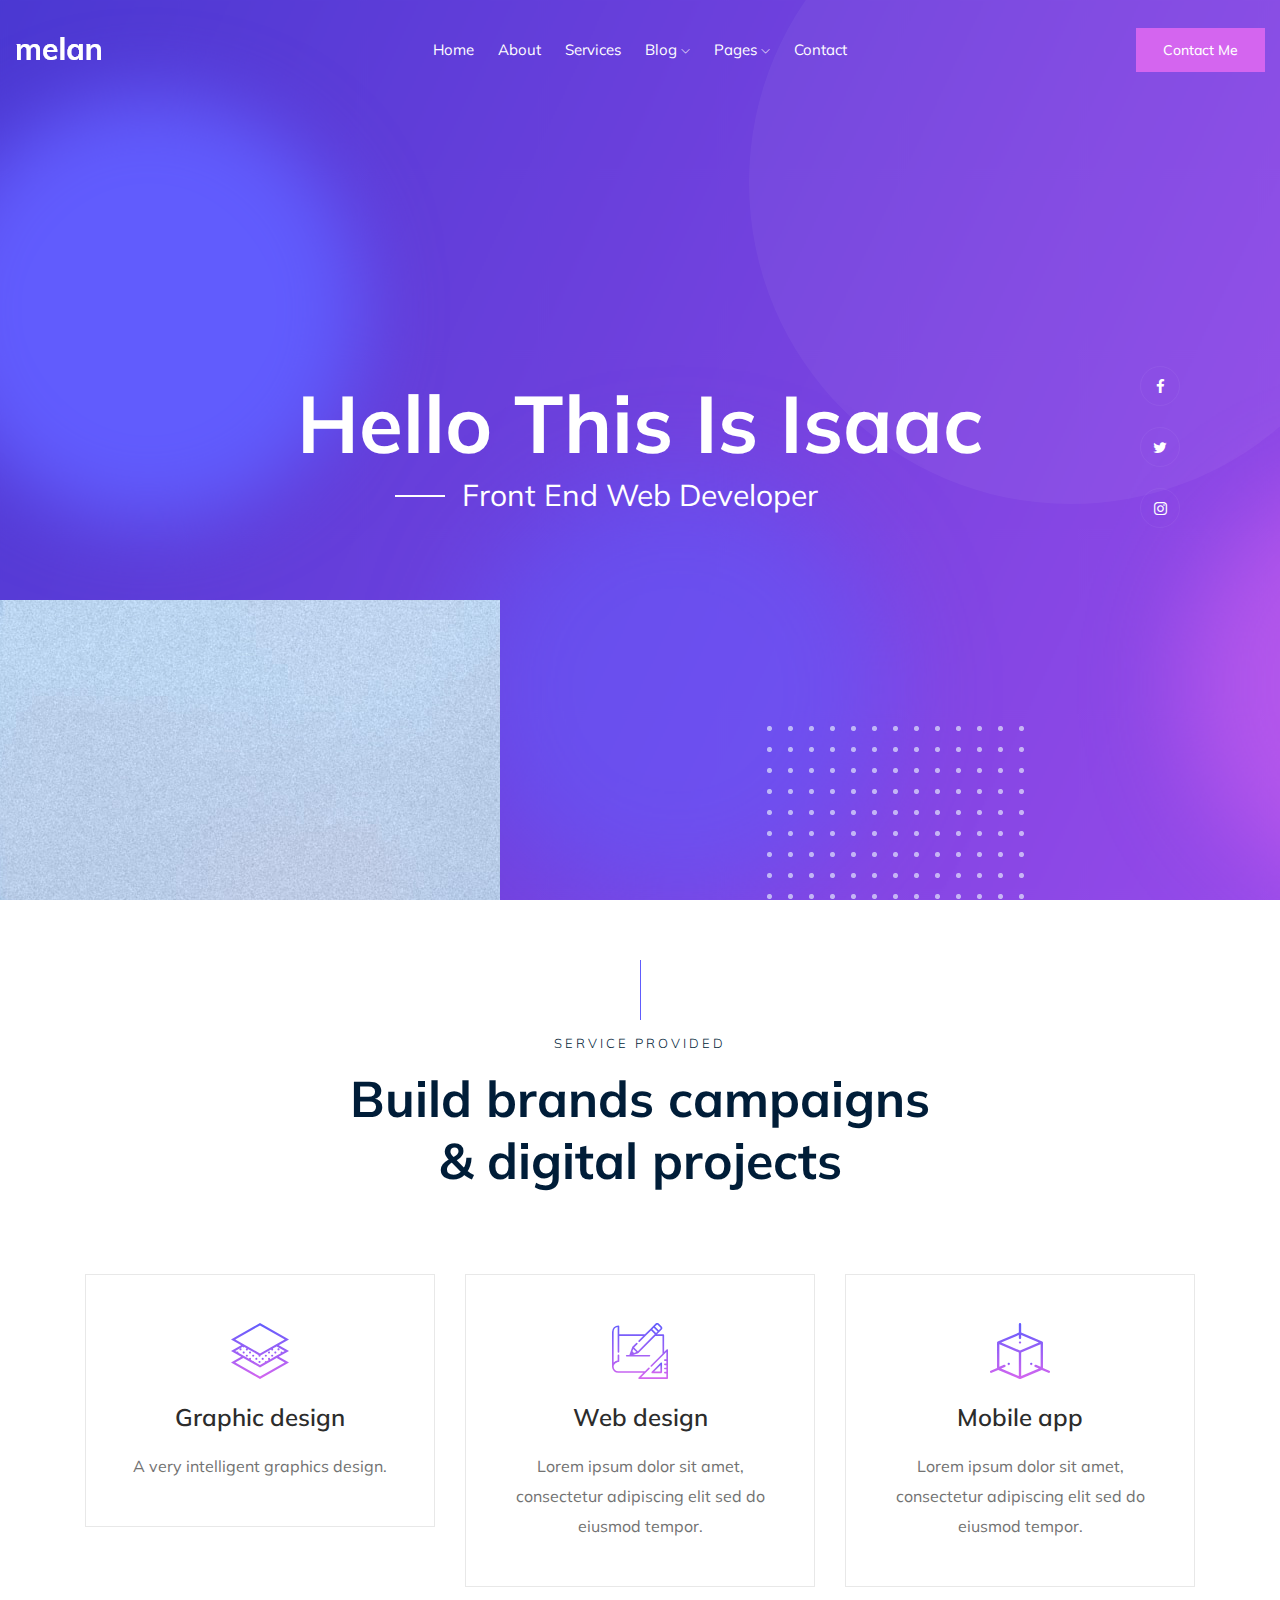
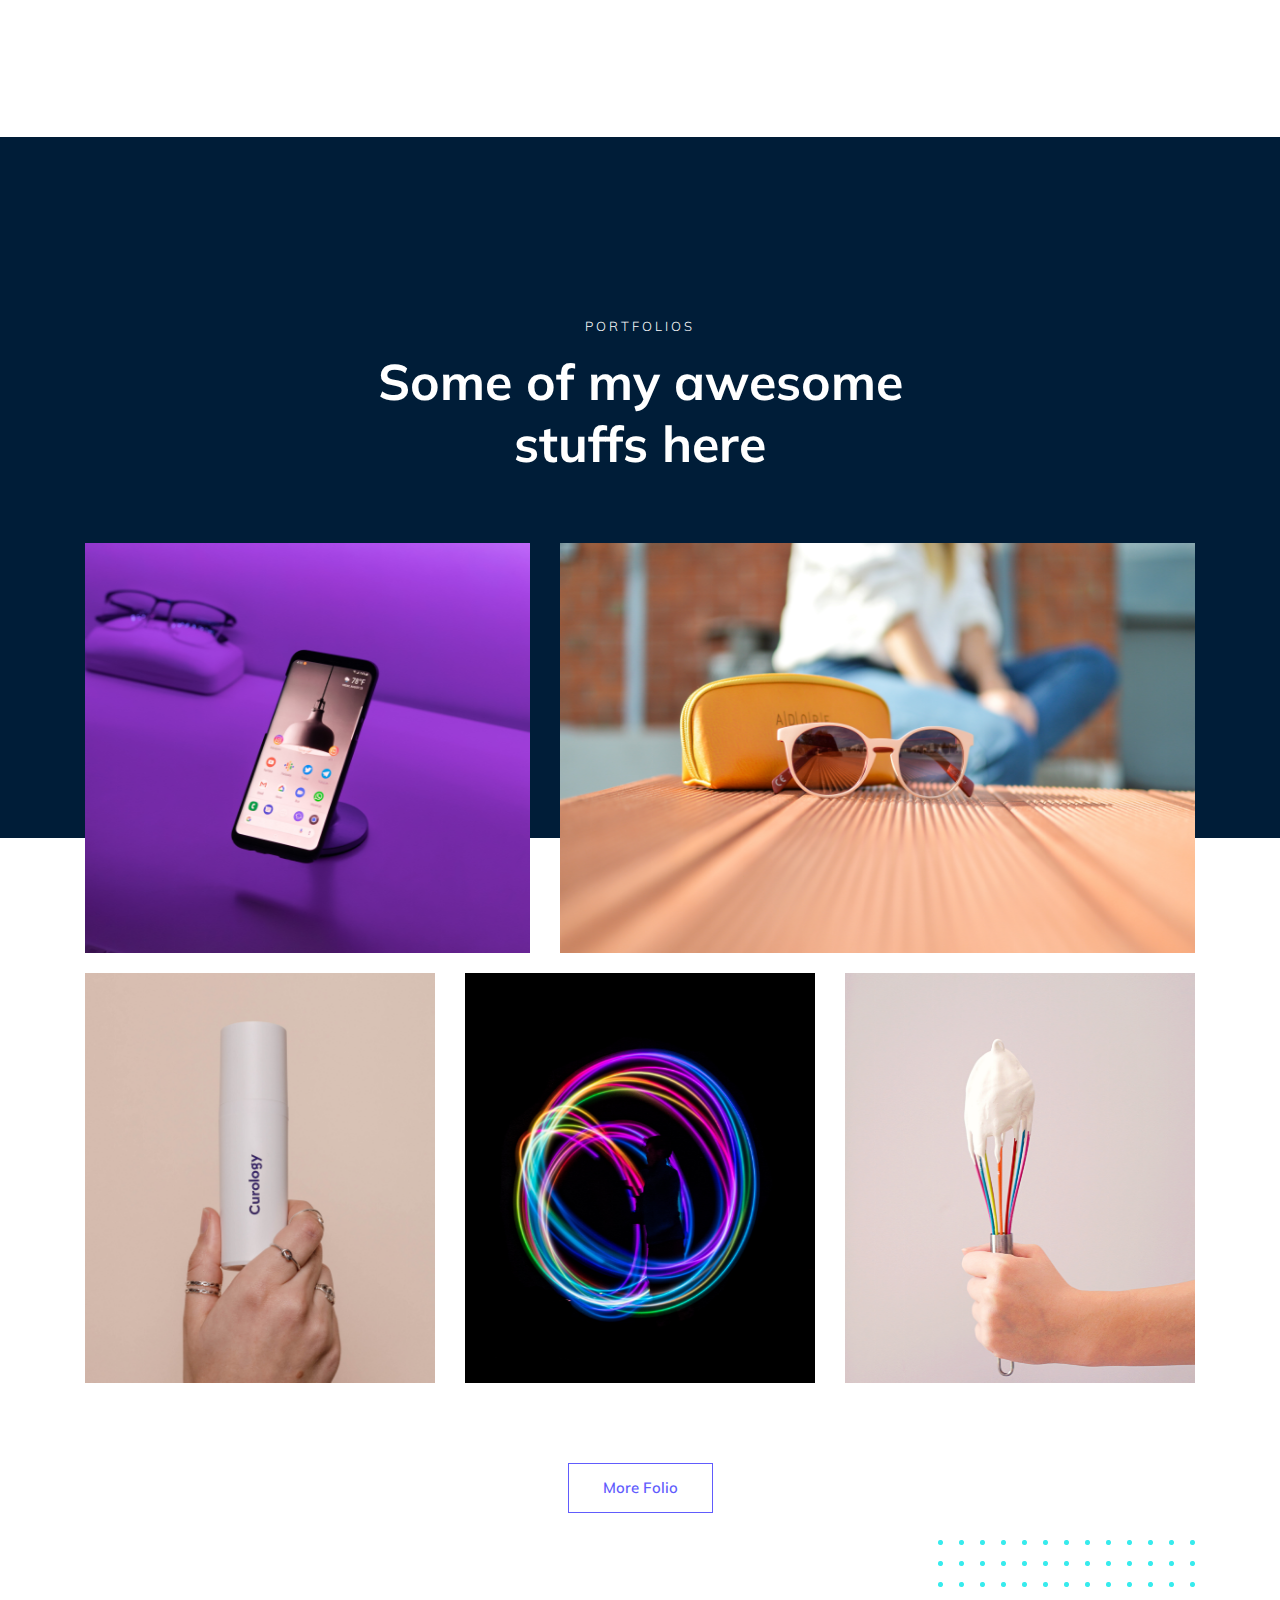
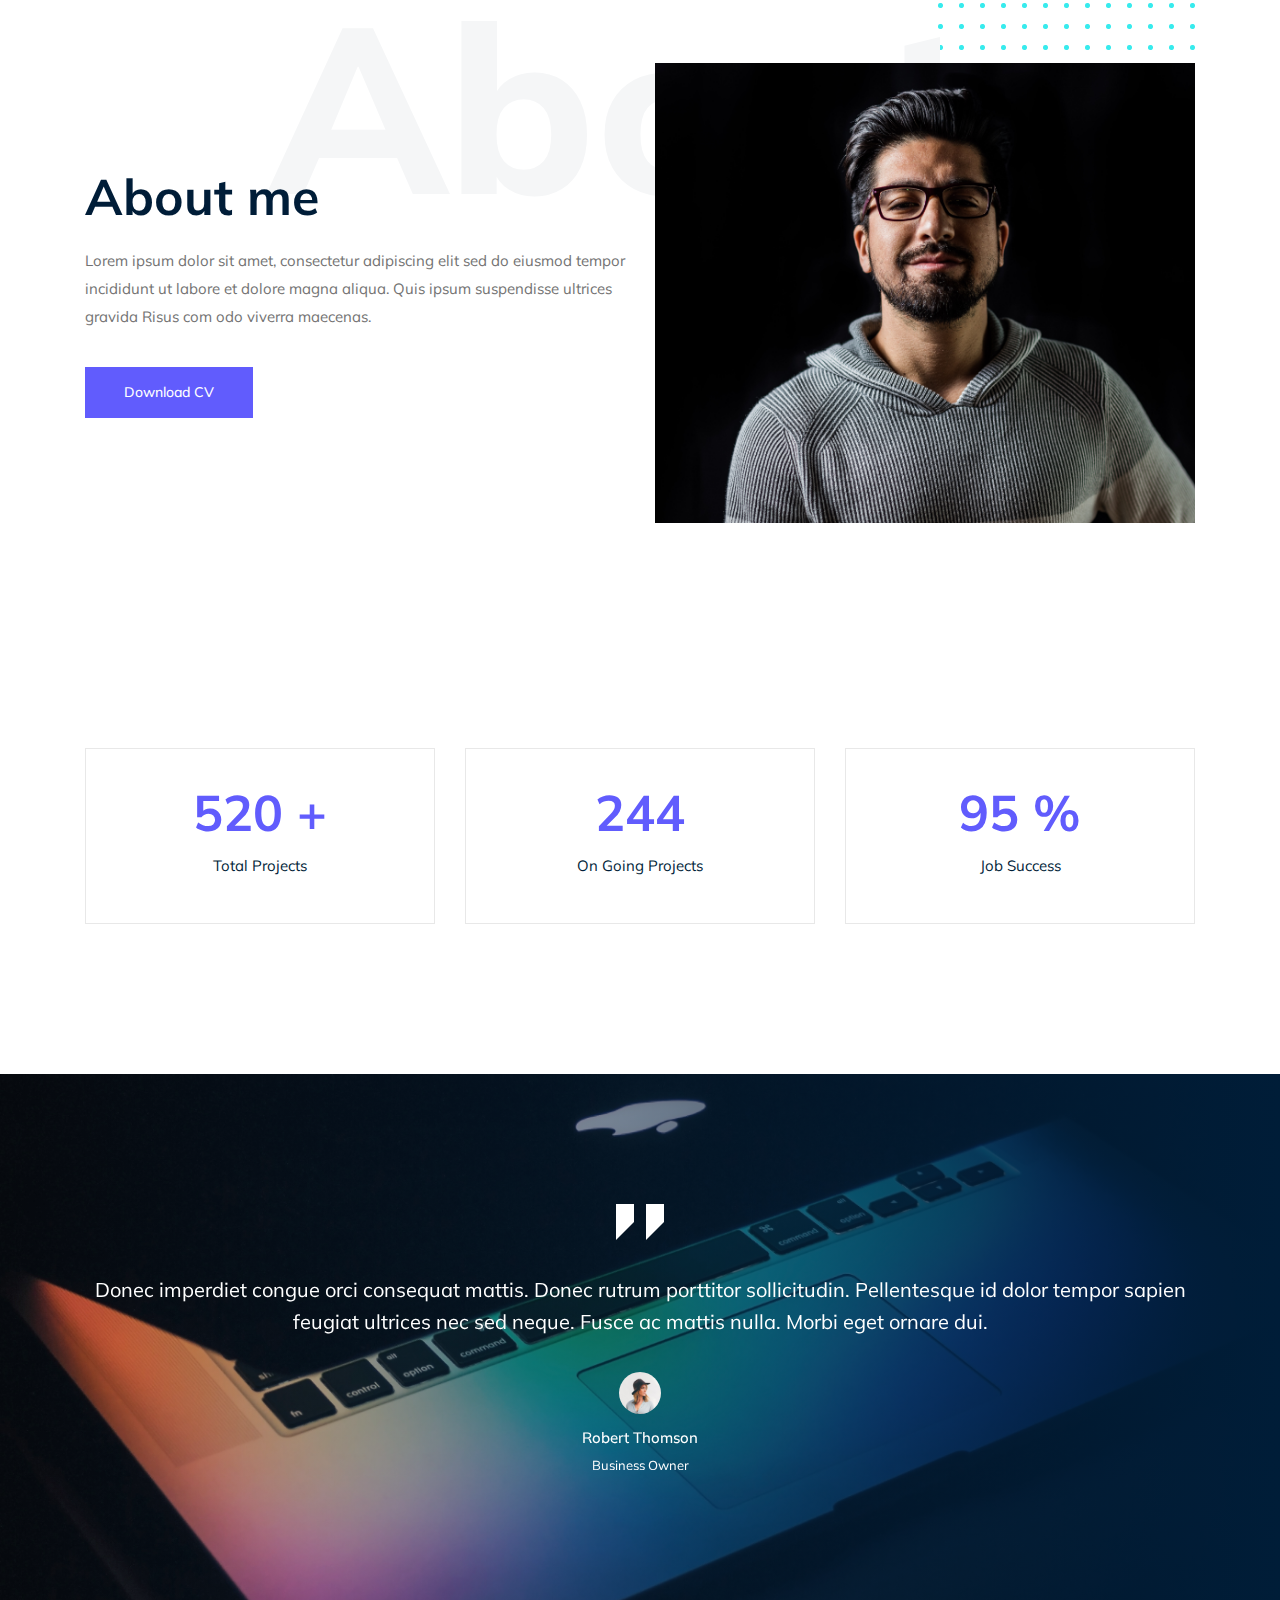
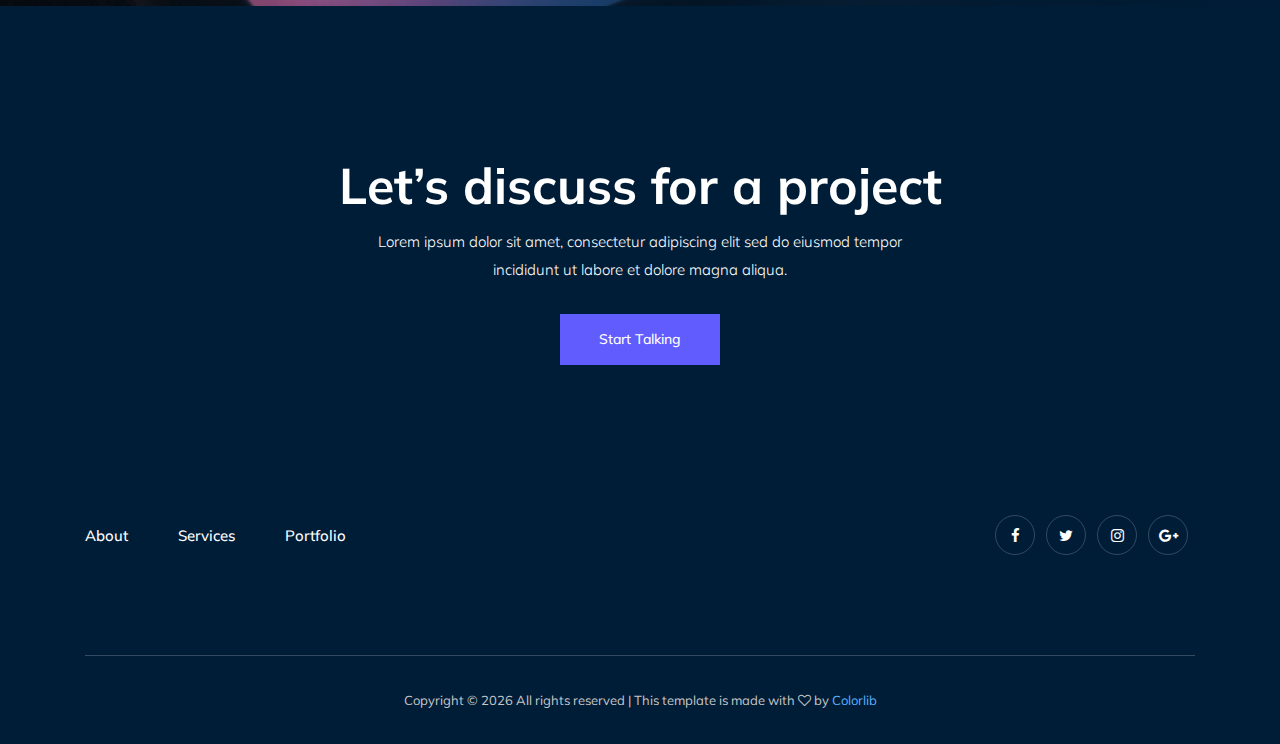
<file: index.html>
<!doctype html>
<html class="no-js" lang="zxx">


<!-- Mirrored from preview.colorlib.com/theme/melan/ by HTTrack Website Copier/3.x [XR&CO'2014], Fri, 30 Oct 2020 09:36:52 GMT -->

<head>
    <meta charset="utf-8">
    <meta http-equiv="x-ua-compatible" content="ie=edge">
    <title>Melan</title>
    <meta name="description" content="">
    <meta name="viewport" content="width=device-width, initial-scale=1">

    <!-- <link rel="manifest" href="site.webmanifest"> -->
    <!-- Place favicon.ico in the root directory -->

    <!-- CSS here -->
    <link rel="stylesheet" href="css/bootstrap.min.css">
    <link rel="stylesheet" href="css/owl.carousel.min.css">
    <link rel="stylesheet" href="css/magnific-popup.css">
    <link rel="stylesheet" href="css/font-awesome.min.css">
    <link rel="stylesheet" href="css/themify-icons.css">
    <link rel="stylesheet" href="css/nice-select.css">
    <link rel="stylesheet" href="css/flaticon.css">
    <link rel="stylesheet" href="css/gijgo.css">
    <link rel="stylesheet" href="css/animate.min.css">
    <link rel="stylesheet" href="css/slick.css">
    <link rel="stylesheet" href="css/slicknav.css">
    <link rel="stylesheet" href="css/style.css">
    <!-- <link rel="stylesheet" href="css/responsive.css"> -->
</head>

<body>
    <!--[if lte IE 9]>
            <p class="browserupgrade">You are using an <strong>outdated</strong> browser. Please <a href="https://browsehappy.com/">upgrade your browser</a> to improve your experience and security.</p>
        <![endif]-->

    <!-- header-start -->
    <header>
        <div class="header-area ">
            <div id="sticky-header" class="main-header-area">
                <div class="container-fluid">
                    <div class="row align-items-center">
                        <div class="col-xl-3 col-lg-2">
                            <div class="logo">
                                <a href="index.html">
                                    <img src="img/logo.png" alt="">
                                </a>
                            </div>
                        </div>
                        <div class="col-xl-6 col-lg-7">
                            <div class="main-menu  d-none d-lg-block">
                                <nav>
                                    <ul id="navigation">
                                        <li><a class="active" href="index.html">home</a></li>
                                        <li><a href="about.html">About</a></li>
                                        <li><a href="services.html">Services</a></li>
                                        <li><a href="#">blog <i class="ti-angle-down"></i></a>
                                            <ul class="submenu">
                                                <li><a href="blog.html">blog</a></li>
                                                <li><a href="single-blog.html">single-blog</a></li>
                                            </ul>
                                        </li>
                                        <li><a href="#">pages <i class="ti-angle-down"></i></a>
                                            <ul class="submenu">
                                                <li><a href="portfolio.html">Portfolio</a></li>
                                                <li><a href="elements.html">elements</a></li>
                                            </ul>
                                        </li>
                                        <li><a href="contact.html">Contact</a></li>
                                    </ul>
                                </nav>
                            </div>
                        </div>
                        <div class="col-xl-3 col-lg-3 d-none d-lg-block">
                            <div class="Appointment">
                                <div class="book_btn d-none d-lg-block">
                                    <a href="#">Contact Me</a>
                                </div>
                            </div>
                        </div>
                        <div class="col-12">
                            <div class="mobile_menu d-block d-lg-none"></div>
                        </div>
                    </div>

                </div>
            </div>
        </div>
    </header>
    <!-- header-end -->

    <!-- slider_area_start -->
    <div class="slider_area">
        <div class="single_slider  d-flex align-items-center slider_bg_1">
            <div class="shap_pattern d-none d-lg-block">
                <img src="img/about/grid.png" alt="">
            </div>
            <div class="social_links">
                <ul>
                    <li><a href="#"> <i class="fa fa-facebook"></i> </a></li>
                    <li><a href="#"> <i class="fa fa-twitter"></i> </a></li>
                    <li><a href="#"> <i class="fa fa-instagram"></i> </a></li>
                </ul>
            </div>
            <div class="container">
                <div class="row align-items-center">
                    <div class="col-xl-12">
                        <div class="slider_text text-center">
                            <h3>
                                Hello This is Isaac
                            </h3>
                            <span>Front End Web Developer</span>
                        </div>
                    </div>
                </div>
            </div>
        </div>
    </div>
    <!-- slider_area_end -->

    <!-- service_area  -->
    <div class="service_area">
        <div class="container">
            <div class="row">
                <div class="col-xl-12">
                    <div class="section_title text-center mb-65">
                        <span>Service Provided</span>
                        <h3>Build brands campaigns <br>
                            & digital projects</h3>
                    </div>
                </div>
            </div>
            <div class="row">
                <div class="col-xl-4 col-md-4">
                    <div class="single_service text-center">
                        <div class="icon">
                            <img src="img/svg_icon/1.svg" alt="">
                        </div>
                        <h3>Graphic design</h3>
                        <p>A very intelligent graphics design.</p>
                    </div>
                </div>
                <div class="col-xl-4 col-md-4">
                    <div class="single_service text-center">
                        <div class="icon">
                            <img src="img/svg_icon/2.svg" alt="">
                        </div>
                        <h3>Web design</h3>
                        <p>Lorem ipsum dolor sit amet, consectetur adipiscing elit sed do eiusmod tempor.</p>
                    </div>
                </div>
                <div class="col-xl-4 col-md-4">
                    <div class="single_service text-center">
                        <div class="icon">
                            <img src="img/svg_icon/3.svg" alt="">
                        </div>
                        <h3>Mobile app</h3>
                        <p>Lorem ipsum dolor sit amet, consectetur adipiscing elit sed do eiusmod tempor.</p>
                    </div>
                </div>
            </div>
        </div>
    </div>
    <!--/ service_area  -->

    <!-- portfolio_area -->
    <div class="portfolio_area portfolio_bg_1">
        <div class="container">
            <div class="row">
                <div class="col-xl-12">
                    <div class="section_title white_text text-center">
                        <span>Portfolios</span>
                        <h3>Some of my awesome <br>
                            stuffs here</h3>
                    </div>
                </div>
            </div>
        </div>
    </div>
    <!--/ portfolio_area -->

    <!-- portfolio_image_area  -->
    <div class="portfolio_image_area">
        <div class="container">
            <div class="row">
                <div class="col-xl-5 col-md-5">
                    <div class="single_Portfolio">
                        <div class="portfolio_thumb">
                            <img src="img/portfolio/1.png" alt="">
                        </div>
                        <a href="img/portfolio/1.png" class="popup popup-image"></a>
                        <div class="portfolio_hover">
                            <div class="title">
                                <h3>Product Design</h3>
                            </div>
                        </div>
                    </div>
                </div>
                <div class="col-xl-7 col-md-7">
                    <div class="single_Portfolio">
                        <div class="portfolio_thumb">
                            <img src="img/portfolio/2.png" alt="">
                        </div>
                        <a href="img/portfolio/2.png" class="popup popup-image"></a>
                        <div class="portfolio_hover">
                            <div class="title">
                                <h3>Product Design</h3>
                            </div>
                        </div>
                    </div>
                </div>
                <div class="col-xl-4 col-md-6 col-lg-4">
                    <div class="single_Portfolio">
                        <div class="portfolio_thumb">
                            <img src="img/portfolio/3.png" alt="">
                        </div>
                        <a href="img/portfolio/3.png" class="popup popup-image"></a>
                        <div class="portfolio_hover">
                            <div class="title">
                                <h3>Product Design</h3>
                            </div>
                        </div>
                    </div>
                </div>
                <div class="col-xl-4 col-md-6 col-lg-4">
                    <div class="single_Portfolio">
                        <div class="portfolio_thumb">
                            <img src="img/portfolio/4.png" alt="">
                        </div>
                        <a href="img/portfolio/4.png" class="popup popup-image"></a>
                        <div class="portfolio_hover">
                            <div class="title">
                                <h3>Product Design</h3>
                            </div>
                        </div>
                    </div>
                </div>
                <div class="col-xl-4 col-md-12 col-lg-4">
                    <div class="single_Portfolio">
                        <div class="portfolio_thumb">
                            <img src="img/portfolio/5.png" alt="">
                        </div>
                        <a href="img/portfolio/5.png" class="popup popup-image"></a>
                        <div class="portfolio_hover">
                            <div class="title">
                                <h3>Product Design</h3>
                            </div>
                        </div>
                    </div>
                </div>
            </div>
            <div class="row">
                <div class="col-xl-12">
                    <div class="more_portfolio text-center">
                        <a class="line_btn" href="#">More Folio</a>
                    </div>
                </div>
            </div>
        </div>
    </div>
    <!--/ portfolio_image_area  -->

    <!-- about_me  -->
    <div class="about_me">
        <div class="about_large_title d-none d-lg-block">
            About
        </div>
        <div class="container">
            <div class="row align-items-center">
                <div class="col-xl-6 col-md-6">
                    <div class="about_e_details">
                        <h3>About me</h3>
                        <p>Lorem ipsum dolor sit amet, consectetur adipiscing elit sed do eiusmod tempor incididunt ut
                            labore et dolore magna aliqua. Quis ipsum suspendisse ultrices gravida Risus com odo viverra
                            maecenas.</p>
                        <div class="download_cv">
                            <a class="boxed-btn3" href="#">Download CV</a>
                        </div>
                    </div>
                </div>
                <div class="col-xl-6 col-md-6">
                    <div class="about_img">
                        <div class="color_pattern d-none d-lg-block">
                            <img src="img/about/color_grid.png" alt="">
                        </div>
                        <div class="my_Pic">
                            <img src="img/about/about.png" alt="">
                        </div>
                    </div>
                </div>
            </div>
        </div>
    </div>
    <!--/ about_me  -->

    <div class="counter_area">
        <div class="container">
            <div class="row">
                <div class="col-xl-4 col-md-4">
                    <div class="single_counter text-center">
                        <h3>
                            <span class="counter">520 </span><span>+</span>
                        </h3>
                        <p>Total Projects</p>
                    </div>
                </div>
                <div class="col-xl-4 col-md-4">
                    <div class="single_counter text-center">
                        <h3>
                            <span class="counter">244 </span>
                        </h3>
                        <p>On Going Projects</p>
                    </div>
                </div>
                <div class="col-xl-4 col-md-4">
                    <div class="single_counter text-center">
                        <h3>
                            <span class="counter">95 </span> <span>%</span>
                        </h3>
                        <p>Job Success</p>
                    </div>
                </div>
            </div>
        </div>
    </div>
    <!-- testimonial_area  -->
    <div class="testimonial_area ">
        <div class="container">
            <div class="row">
                <div class="col-xl-12">
                    <div class="testmonial_active owl-carousel">
                        <div class="single_carousel">
                            <div class="single_testmonial text-center">
                                <div class="quote">
                                    <img src="img/testmonial/quote.svg" alt="">
                                </div>
                                <p>Donec imperdiet congue orci consequat mattis. Donec rutrum porttitor <br>
                                    sollicitudin. Pellentesque id dolor tempor sapien feugiat ultrices nec sed neque.
                                    <br>
                                    Fusce ac mattis nulla. Morbi eget ornare dui. </p>
                                <div class="testmonial_author">
                                    <div class="thumb">
                                        <img src="img/testmonial/thumb.png" alt="">
                                    </div>
                                    <h3>Robert Thomson</h3>
                                    <span>Business Owner</span>
                                </div>
                            </div>
                        </div>
                        <div class="single_carousel">
                            <div class="single_testmonial text-center">
                                <div class="quote">
                                    <img src="img/testmonial/quote.svg" alt="">
                                </div>
                                <p>Donec imperdiet congue orci consequat mattis. Donec rutrum porttitor <br>
                                    sollicitudin. Pellentesque id dolor tempor sapien feugiat ultrices nec sed neque.
                                    <br>
                                    Fusce ac mattis nulla. Morbi eget ornare dui. </p>
                                <div class="testmonial_author">
                                    <div class="thumb">
                                        <img src="img/testmonial/thumb.png" alt="">
                                    </div>
                                    <h3>Robert Thomson</h3>
                                    <span>Business Owner</span>
                                </div>
                            </div>
                        </div>
                        <div class="single_carousel">
                            <div class="single_testmonial text-center">
                                <div class="quote">
                                    <img src="img/testmonial/quote.svg" alt="">
                                </div>
                                <p>Donec imperdiet congue orci consequat mattis. Donec rutrum porttitor <br>
                                    sollicitudin. Pellentesque id dolor tempor sapien feugiat ultrices nec sed neque.
                                    <br>
                                    Fusce ac mattis nulla. Morbi eget ornare dui. </p>
                                <div class="testmonial_author">
                                    <div class="thumb">
                                        <img src="img/testmonial/thumb.png" alt="">
                                    </div>
                                    <h3>Robert Thomson</h3>
                                    <span>Business Owner</span>
                                </div>
                            </div>
                        </div>
                    </div>
                </div>
            </div>
        </div>
    </div>
    <!-- /testimonial_area  -->

    <div class="discuss_projects">
        <div class="container">
            <div class="row">
                <div class="col-xl-12">
                    <div class="project_text text-center">
                        <h3>Let’s discuss for a project</h3>
                        <p>Lorem ipsum dolor sit amet, consectetur adipiscing elit sed do eiusmod tempor <br> incididunt
                            ut labore et dolore magna aliqua.</p>
                        <a class="boxed-btn3" href="#">Start Talking</a>
                    </div>
                </div>
            </div>
        </div>
    </div>

    <!-- footer start -->
    <footer class="footer">
        <div class="footer_top">
            <div class="container">
                <div class="row align-items-center">
                    <div class="col-xl-6 col-md-6">
                        <div class="menu_links">
                            <ul>
                                <li><a href="#">About</a></li>
                                <li><a href="#">Services</a></li>
                                <li><a href="#">Portfolio</a></li>
                            </ul>
                        </div>
                    </div>
                    <div class="col-xl-6 col-md-6">
                        <div class="socail_links">
                            <ul>
                                <li><a href="#"> <i class="fa fa-facebook"></i> </a></li>
                                <li><a href="#"> <i class="fa fa-twitter"></i> </a></li>
                                <li><a href="#"> <i class="fa fa-instagram"></i> </a></li>
                                <li><a href="#"> <i class="fa fa-google-plus"></i> </a></li>
                            </ul>
                        </div>
                    </div>
                </div>
            </div>
        </div>
        <div class="copy-right_text">
            <div class="container">
                <div class="footer_border"></div>
                <div class="row">
                    <div class="col-xl-12">
                        <p class="copy_right text-center">
                            <!-- Link back to Colorlib can't be removed. Template is licensed under CC BY 3.0. -->
                            Copyright &copy;
                            <script>document.write(new Date().getFullYear());</script> All rights reserved | This
                            template is made with <i class="fa fa-heart-o" aria-hidden="true"></i> by <a
                                href="https://colorlib.com/" target="_blank">Colorlib</a>
                            <!-- Link back to Colorlib can't be removed. Template is licensed under CC BY 3.0. -->
                        </p>
                    </div>
                </div>
            </div>
        </div>
    </footer>
    <!--/ footer end  -->

    <!-- JS here -->
    <script src="js/vendor/modernizr-3.5.0.min.js"></script>
    <script src="js/vendor/jquery-1.12.4.min.js"></script>
    <script src="js/popper.min.js"></script>
    <script src="js/bootstrap.min.js"></script>
    <script src="js/owl.carousel.min.js"></script>
    <script src="js/isotope.pkgd.min.js"></script>
    <script src="js/ajax-form.js"></script>
    <script src="js/waypoints.min.js"></script>
    <script src="js/jquery.counterup.min.js"></script>
    <script src="js/imagesloaded.pkgd.min.js"></script>
    <script src="js/scrollIt.js"></script>
    <script src="js/jquery.scrollUp.min.js"></script>
    <script src="js/wow.min.js"></script>
    <script src="js/nice-select.min.js"></script>
    <script src="js/jquery.slicknav.min.js"></script>
    <script src="js/jquery.magnific-popup.min.js"></script>
    <script src="js/plugins.js"></script>
    <script src="js/gijgo.min.js"></script>

    <!--contact js-->
    <script src="js/contact.js"></script>
    <script src="js/jquery.ajaxchimp.min.js"></script>
    <script src="js/jquery.form.js"></script>
    <script src="js/jquery.validate.min.js"></script>
    <script src="js/mail-script.js"></script>

    <script src="js/main.js"></script>

    <!-- Global site tag (gtag.js) - Google Analytics -->
    <script async src="https://www.googletagmanager.com/gtag/js?id=UA-23581568-13"></script>
    <script>
        window.dataLayer = window.dataLayer || [];
        function gtag() { dataLayer.push(arguments); }
        gtag('js', new Date());

        gtag('config', 'UA-23581568-13');
    </script>

</body>


<!-- Mirrored from preview.colorlib.com/theme/melan/ by HTTrack Website Copier/3.x [XR&CO'2014], Fri, 30 Oct 2020 09:37:20 GMT -->

</html>
</file>
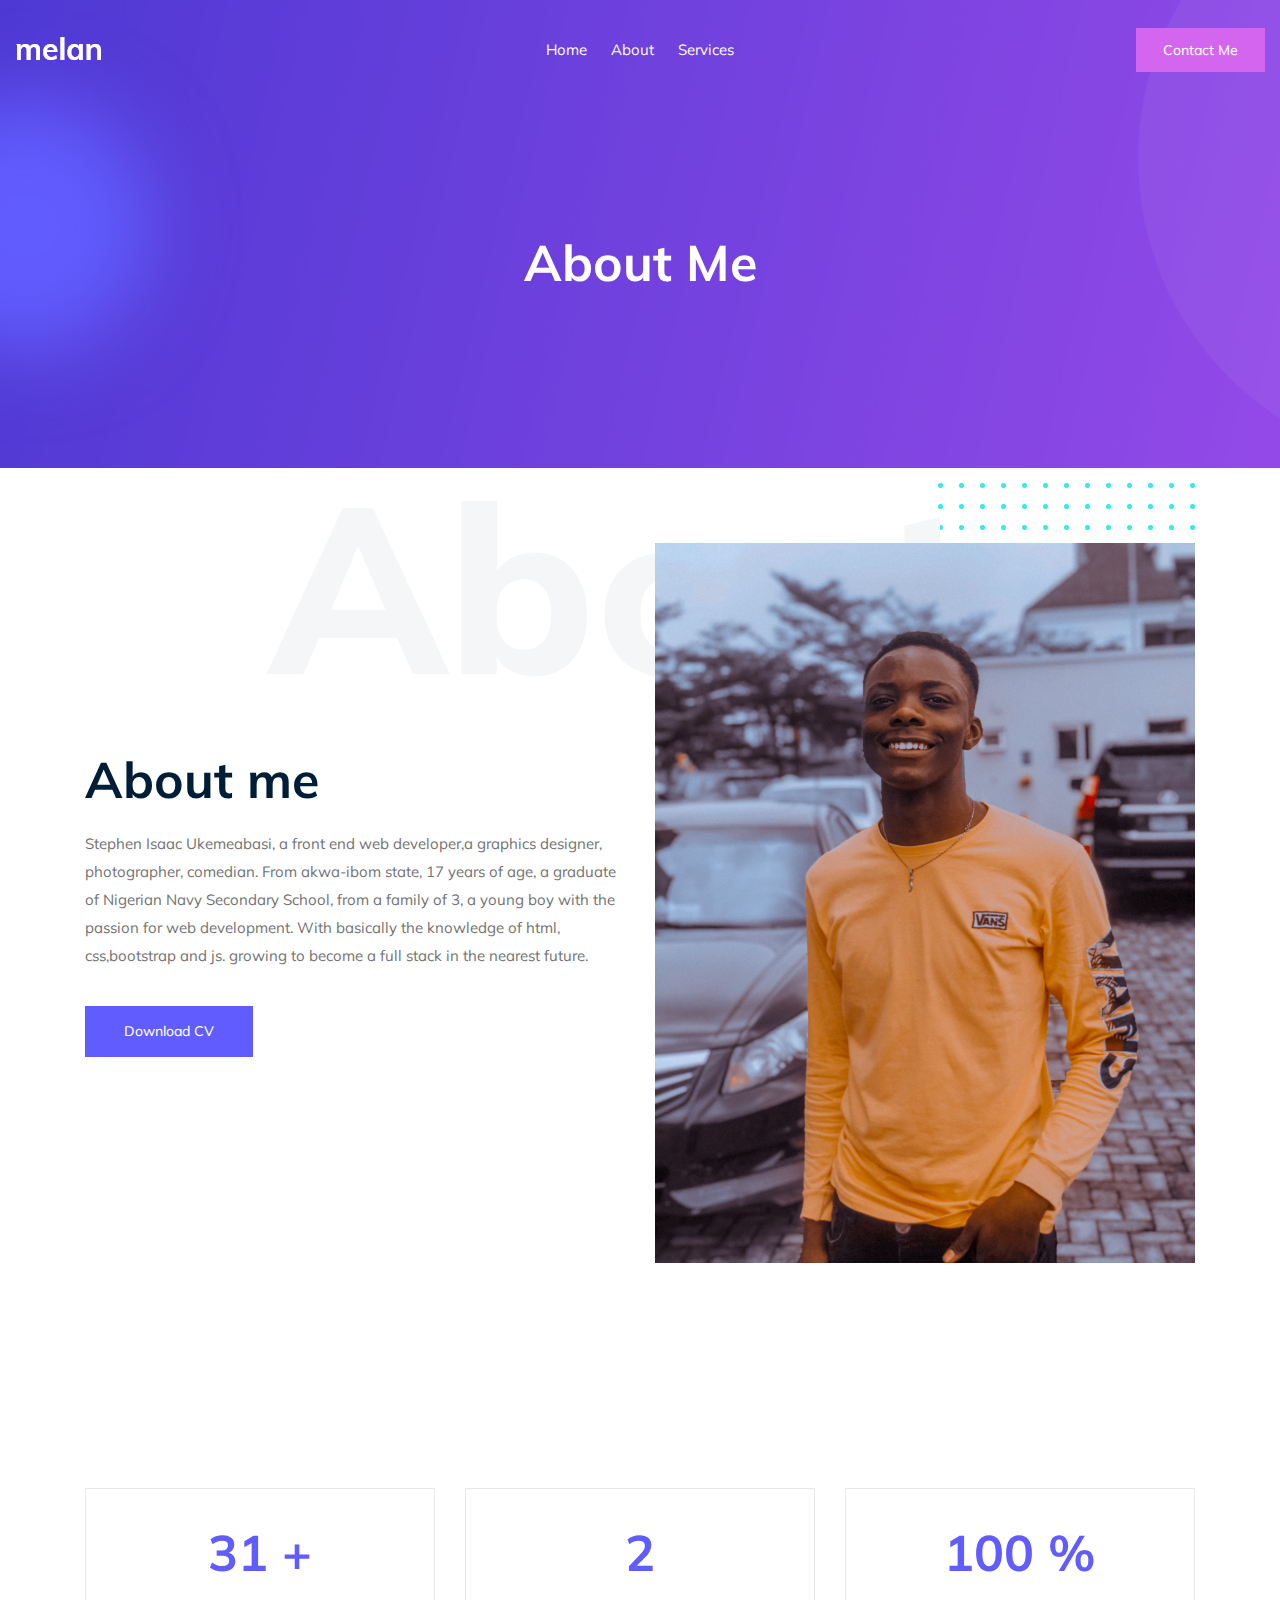
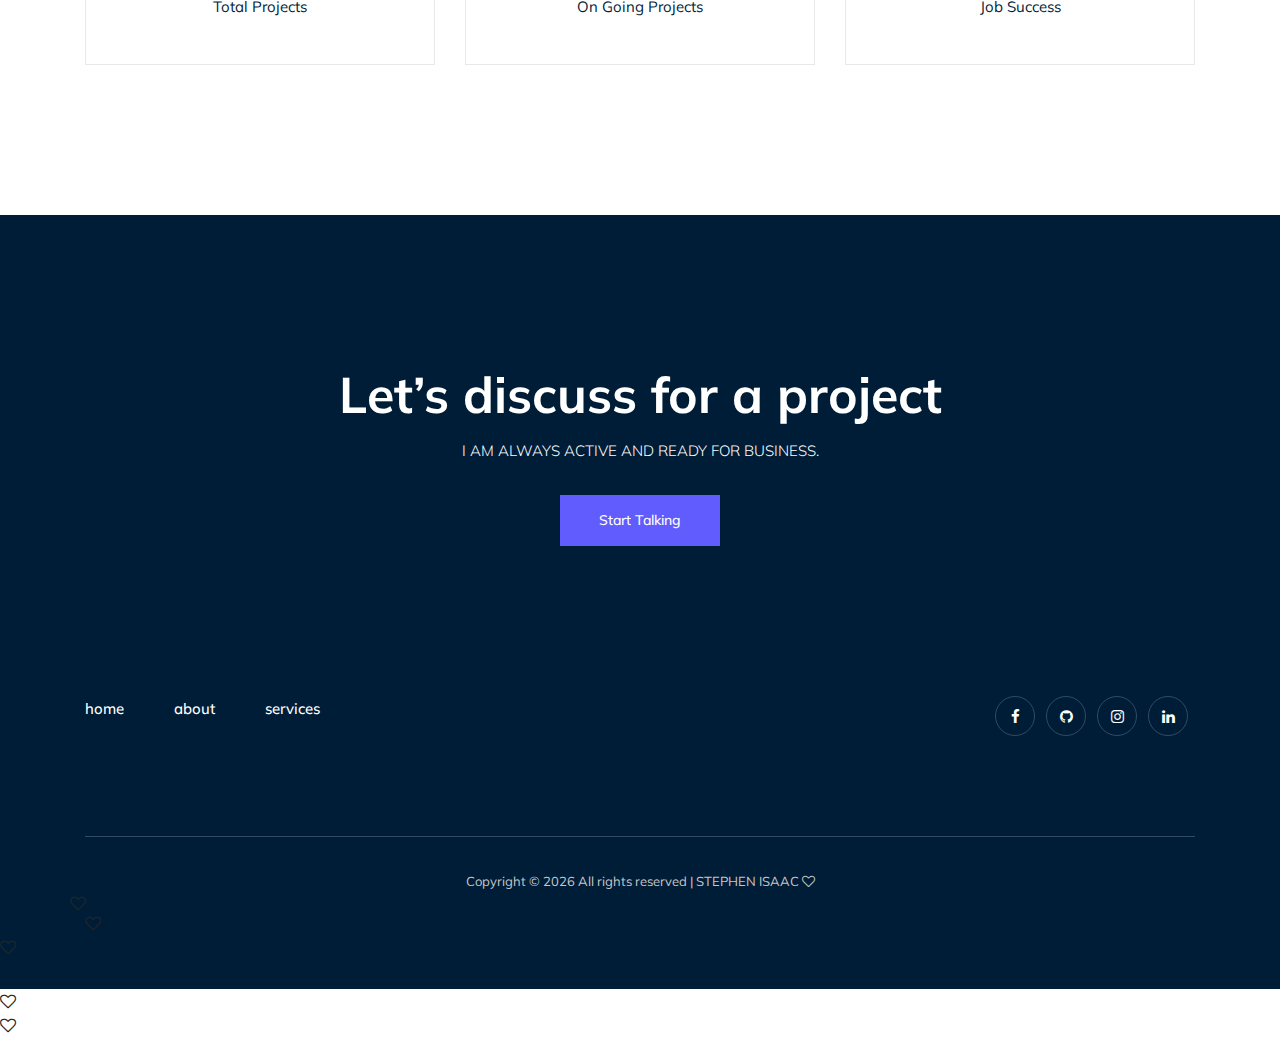
<file: about.html>
<!doctype html>
<html class="no-js" lang="zxx">


<!-- Mirrored from preview.colorlib.com/theme/melan/about.html by HTTrack Website Copier/3.x [XR&CO'2014], Fri, 30 Oct 2020 09:38:08 GMT -->

<head>
    <meta charset="utf-8">
    <meta http-equiv="x-ua-compatible" content="ie=edge">
    <title>Melan</title>
    <meta name="description" content="">
    <meta name="viewport" content="width=device-width, initial-scale=1">

    <!-- <link rel="manifest" href="site.webmanifest"> -->
    <!-- Place favicon.ico in the root directory -->

    <!-- CSS here -->
    <link rel="stylesheet" href="css/bootstrap.min.css">
    <link rel="stylesheet" href="css/owl.carousel.min.css">
    <link rel="stylesheet" href="css/magnific-popup.css">
    <link rel="stylesheet" href="css/font-awesome.min.css">
    <link rel="stylesheet" href="css/themify-icons.css">
    <link rel="stylesheet" href="css/nice-select.css">
    <link rel="stylesheet" href="css/flaticon.css">
    <link rel="stylesheet" href="css/gijgo.css">
    <link rel="stylesheet" href="css/animate.min.css">
    <link rel="stylesheet" href="css/slick.css">
    <link rel="stylesheet" href="css/slicknav.css">
    <link rel="stylesheet" href="css/style.css">
    <!-- <link rel="stylesheet" href="css/responsive.css"> -->

    <!-- Start of Async Callbell Code -->
    <script>
        window.callbellSettings = {
            token: "JaR9zrtjZBSuZefRZntqTSRA"
        };
    </script>
    <script>
        (function () { var w = window; var ic = w.callbell; if (typeof ic === "function") { ic('reattach_activator'); ic('update', callbellSettings); } else { var d = document; var i = function () { i.c(arguments) }; i.q = []; i.c = function (args) { i.q.push(args) }; w.Callbell = i; var l = function () { var s = d.createElement('script'); s.type = 'text/javascript'; s.async = true; s.src = 'https://dash.callbell.eu/include/' + window.callbellSettings.token + '.js'; var x = d.getElementsByTagName('script')[0]; x.parentNode.insertBefore(s, x); }; if (w.attachEvent) { w.attachEvent('onload', l); } else { w.addEventListener('load', l, false); } } })()
    </script>
    <!-- End of Async Callbell Code -->


</head>

<body>
    <!--[if lte IE 9]>
            <p class="browserupgrade">You are using an <strong>outdated</strong> browser. Please <a href="https://browsehappy.com/">upgrade your browser</a> to improve your experience and security.</p>
        <![endif]-->

    <!-- header-start -->
    <header>
        <div class="header-area ">
            <div id="sticky-header" class="main-header-area">
                <div class="container-fluid">
                    <div class="row align-items-center">
                        <div class="col-xl-3 col-lg-2">
                            <div class="logo">
                                <a href="index-2.html">
                                    <img src="img/logo.png" alt="">
                                </a>
                            </div>
                        </div>
                        <div class="col-xl-6 col-lg-7">
                            <div class="main-menu  d-none d-lg-block">
                                <nav>
                                    <ul id="navigation">
                                        <li><a class="active" href="index-2.html">home</a></li>
                                        <li><a href="about.html">About</a></li>
                                        <li><a href="services.html">Services</a></li>
                                    </ul>
                                </nav>
                            </div>
                        </div>
                        <div class="col-xl-3 col-lg-3 d-none d-lg-block">
                            <div class="Appointment">
                                <div class="book_btn d-none d-lg-block">
                                    <a href="#">Contact Me</a>
                                </div>
                            </div>
                        </div>
                        <div class="col-12">
                            <div class="mobile_menu d-block d-lg-none"></div>
                        </div>
                    </div>

                </div>
            </div>
        </div>
    </header>
    <!-- header-end -->

    <!-- bradcam_area  -->
    <div class="bradcam_area bradcam_bg_1">
        <div class="container">
            <div class="row">
                <div class="col-xl-12">
                    <div class="bradcam_text text-center">
                        <h3>About Me</h3>
                    </div>
                </div>
            </div>
        </div>
    </div>
    <div class="about_me">
        <div class="about_large_title d-none d-lg-block">
            About
        </div>
        <div class="container">
            <div class="row align-items-center">
                <div class="col-xl-6 col-md-6">
                    <div class="about_e_details">
                        <h3>About me</h3>
                        <p> Stephen Isaac Ukemeabasi, a front end web developer,a graphics designer, photographer,
                            comedian. From akwa-ibom state, 17 years of age, a graduate of Nigerian Navy Secondary
                            School,
                            from a family of 3, a young boy with the
                            passion for web development. With basically the knowledge of html, css,bootstrap and js.
                            growing to become a full stack in the nearest future.</p>
                        <div class="download_cv">
                            <a class="boxed-btn3" href="cv/isaac cv.pdf">Download CV</a>
                        </div>
                    </div>
                </div>
                <div class="col-xl-6 col-md-6">
                    <div class="about_img">
                        <div class="color_pattern d-none d-lg-block">
                            <img src="img/about/color_grid.png" alt="">
                        </div>
                        <div class="my_Pic">
                            <img src="img/blog/isaac.JPG" alt="">
                        </div>
                    </div>
                </div>
            </div>
        </div>
    </div>
    <!--/ about_me  -->

    <div class="counter_area">
        <div class="container">
            <div class="row">
                <div class="col-xl-4 col-md-4">
                    <div class="single_counter text-center">
                        <h3>
                            <span class="counter">31 </span><span>+</span>
                        </h3>
                        <p>Total Projects</p>
                    </div>
                </div>
                <div class="col-xl-4 col-md-4">
                    <div class="single_counter text-center">
                        <h3>
                            <span class="counter">2 </span>
                        </h3>
                        <p>On Going Projects</p>
                    </div>
                </div>
                <div class="col-xl-4 col-md-4">
                    <div class="single_counter text-center">
                        <h3>
                            <span class="counter">100 </span> <span>%</span>
                        </h3>
                        <p>Job Success</p>
                    </div>
                </div>
            </div>
        </div>
    </div>

    <div class="discuss_projects">
        <div class="container">
            <div class="row">
                <div class="col-xl-12">
                    <div class="project_text text-center">
                        <h3>Let’s discuss for a project</h3>
                        <p> I AM ALWAYS ACTIVE AND READY FOR BUSINESS.</p>
                        <a class="boxed-btn3" target="_blank"
                            href="https://www.linkedin.com/in/isaac-stephen-371ab71ba/">Start
                            Talking</a>
                    </div>
                </div>
            </div>
        </div>
    </div>

    <!-- footer start -->
    <footer class="footer">
        <div class="footer_top">
            <div class="container">
                <div class="row">
                    <div class="col-xl-6 col-md-6">
                        <div class="menu_links">
                            <ul>
                                <li><a href="index-2.html">home</a></li>
                                <li><a href="about.html">about</a></li>
                                <li><a href="services.htm">services</a></li>
                            </ul>
                        </div>
                    </div>
                    <div class="col-xl-6 col-md-6">
                        <div class="socail_links">
                            <ul>
                                <li><a href="#"> <i class="fa fa-facebook"></i> </a></li>
                                <li><a href="https://github.com/isaac-dev986"> <i class="fa fa-github"></i> </a></li>
                                <li><a href="https://www.instagram.com/stephenisaac47/"> <i class="fa fa-instagram"></i>
                                    </a></li>
                                <li><a href="https://www.linkedin.com/in/isaac-stephen-371ab71ba/"> <i
                                            class="fa fa-linkedin"></i> </a>
                                </li>
                            </ul>
                        </div>
                    </div>
                </div>
            </div>
        </div>
        <div class="copy-right_text">
            <div class="container">
                <div class="footer_border"></div>
                <div class="row">
                    <div class="col-xl-12">
                        <p class="copy_right text-center">
                            <!-- Link back to Colorlib can't be removed. Template is licensed under CC BY 3.0. -->
                            Copyright &copy;
                            <script>document.write(new Date().getFullYear());</script> All rights reserved | STEPHEN
                            ISAAC <i class="fa fa-heart-o" </p>
                    </div>
                </div>
            </div>
        </div>
    </footer>
    <!--/ footer end  -->

    <!-- JS here -->
    <script src="js/vendor/modernizr-3.5.0.min.js"></script>
    <script src="js/vendor/jquery-1.12.4.min.js"></script>
    <script src="js/popper.min.js"></script>
    <script src="js/bootstrap.min.js"></script>
    <script src="js/owl.carousel.min.js"></script>
    <script src="js/isotope.pkgd.min.js"></script>
    <script src="js/ajax-form.js"></script>
    <script src="js/waypoints.min.js"></script>
    <script src="js/jquery.counterup.min.js"></script>
    <script src="js/imagesloaded.pkgd.min.js"></script>
    <script src="js/scrollIt.js"></script>
    <script src="js/jquery.scrollUp.min.js"></script>
    <script src="js/wow.min.js"></script>
    <script src="js/nice-select.min.js"></script>
    <script src="js/jquery.slicknav.min.js"></script>
    <script src="js/jquery.magnific-popup.min.js"></script>
    <script src="js/plugins.js"></script>
    <script src="js/gijgo.min.js"></script>

    <!--contact js-->
    <script src="js/contact.js"></script>
    <script src="js/jquery.ajaxchimp.min.js"></script>
    <script src="js/jquery.form.js"></script>
    <script src="js/jquery.validate.min.js"></script>
    <script src="js/mail-script.js"></script>

    <script src="js/main.js"></script>

    <!-- Global site tag (gtag.js) - Google Analytics -->
    <script async src="https://www.googletagmanager.com/gtag/js?id=UA-23581568-13"></script>
    <script>
        window.dataLayer = window.dataLayer || [];
        function gtag() { dataLayer.push(arguments); }
        gtag('js', new Date());

        gtag('config', 'UA-23581568-13');
    </script>

</body>


<!-- Mirrored from preview.colorlib.com/theme/melan/about.html by HTTrack Website Copier/3.x [XR&CO'2014], Fri, 30 Oct 2020 09:38:16 GMT -->

</html>
</file>
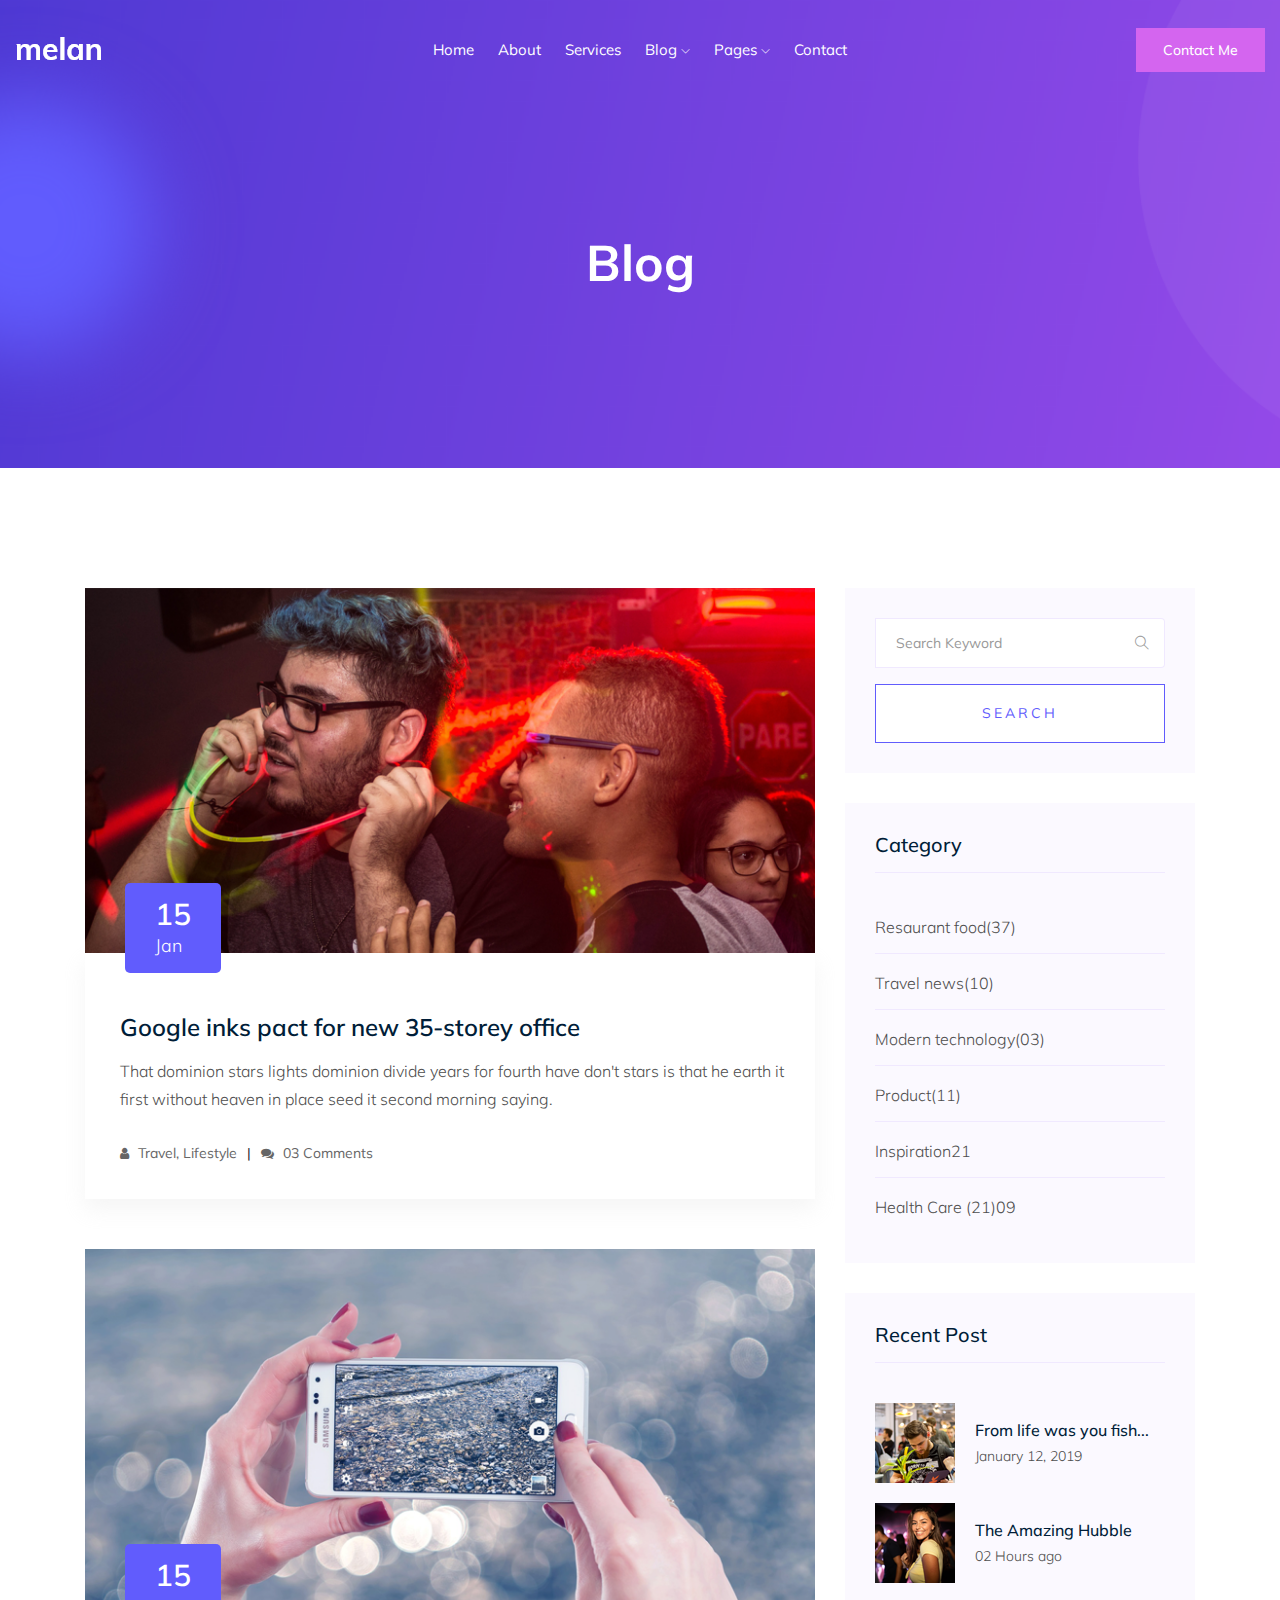
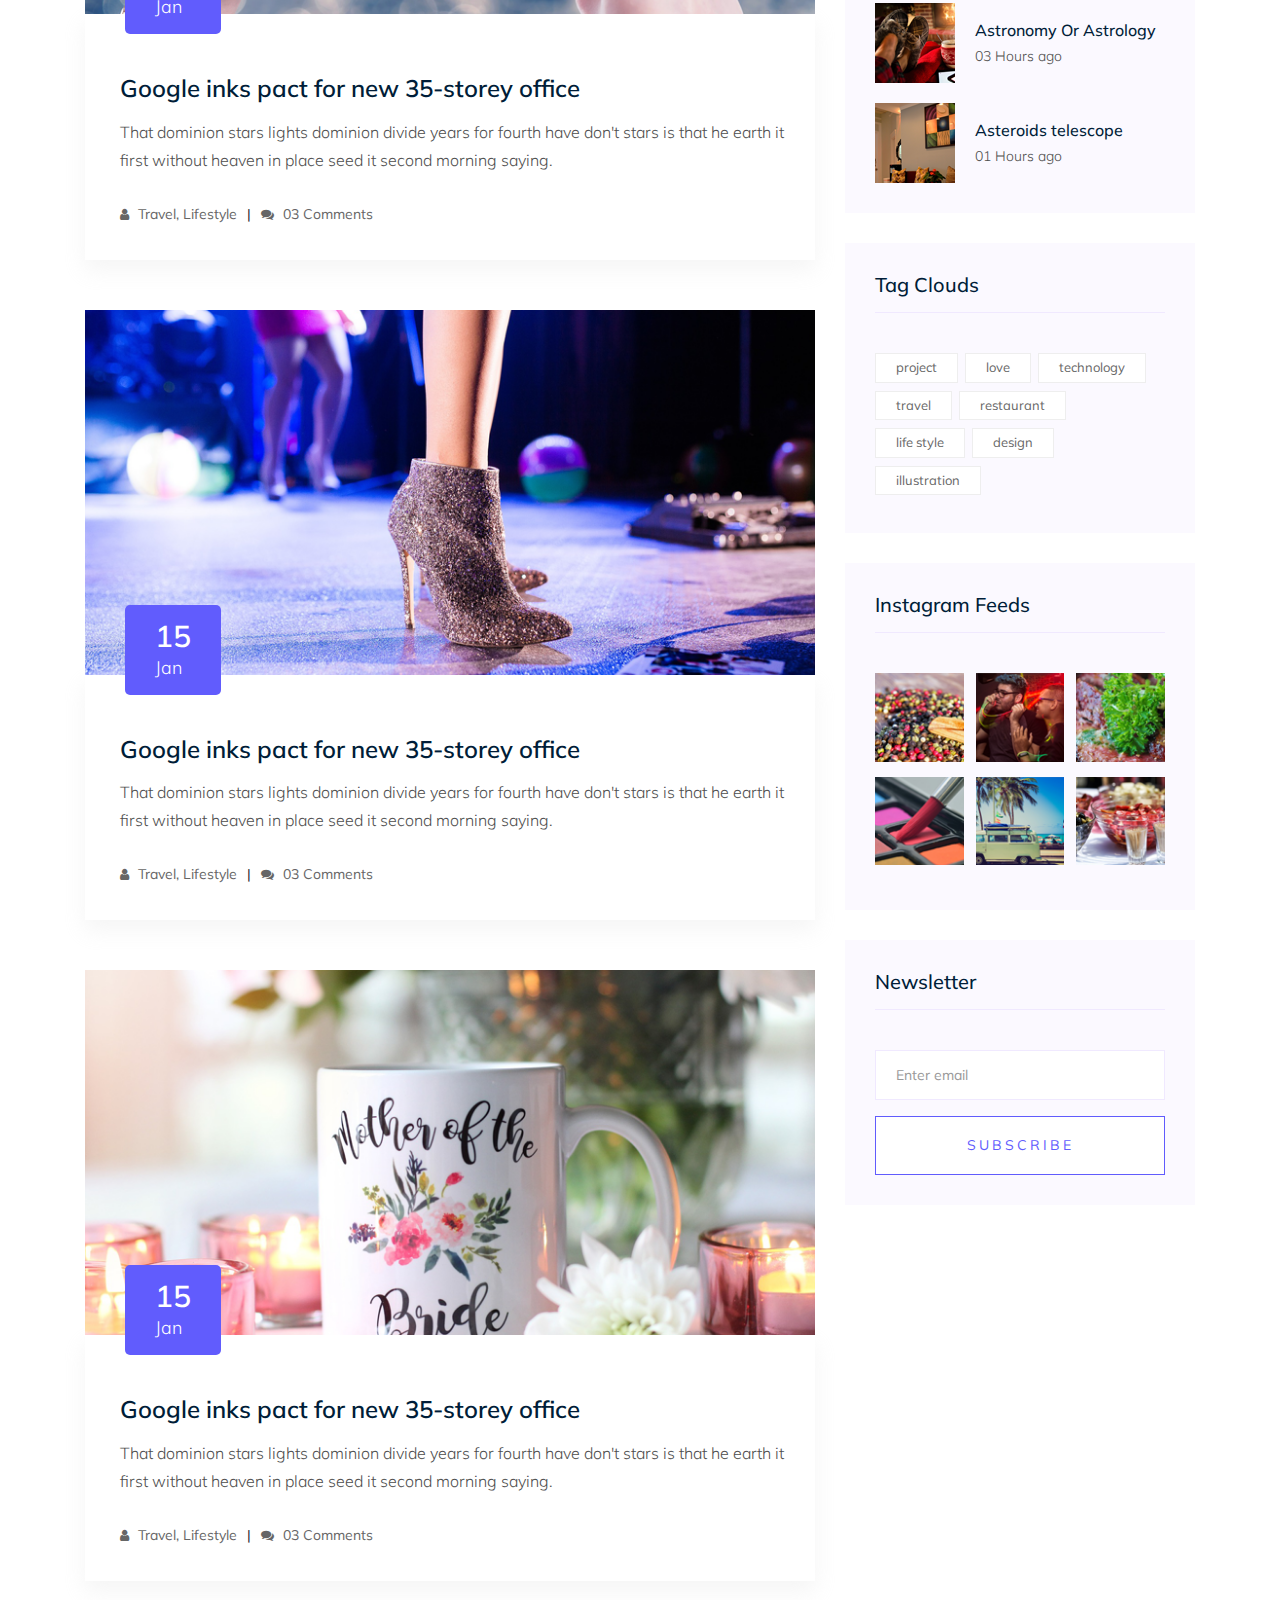
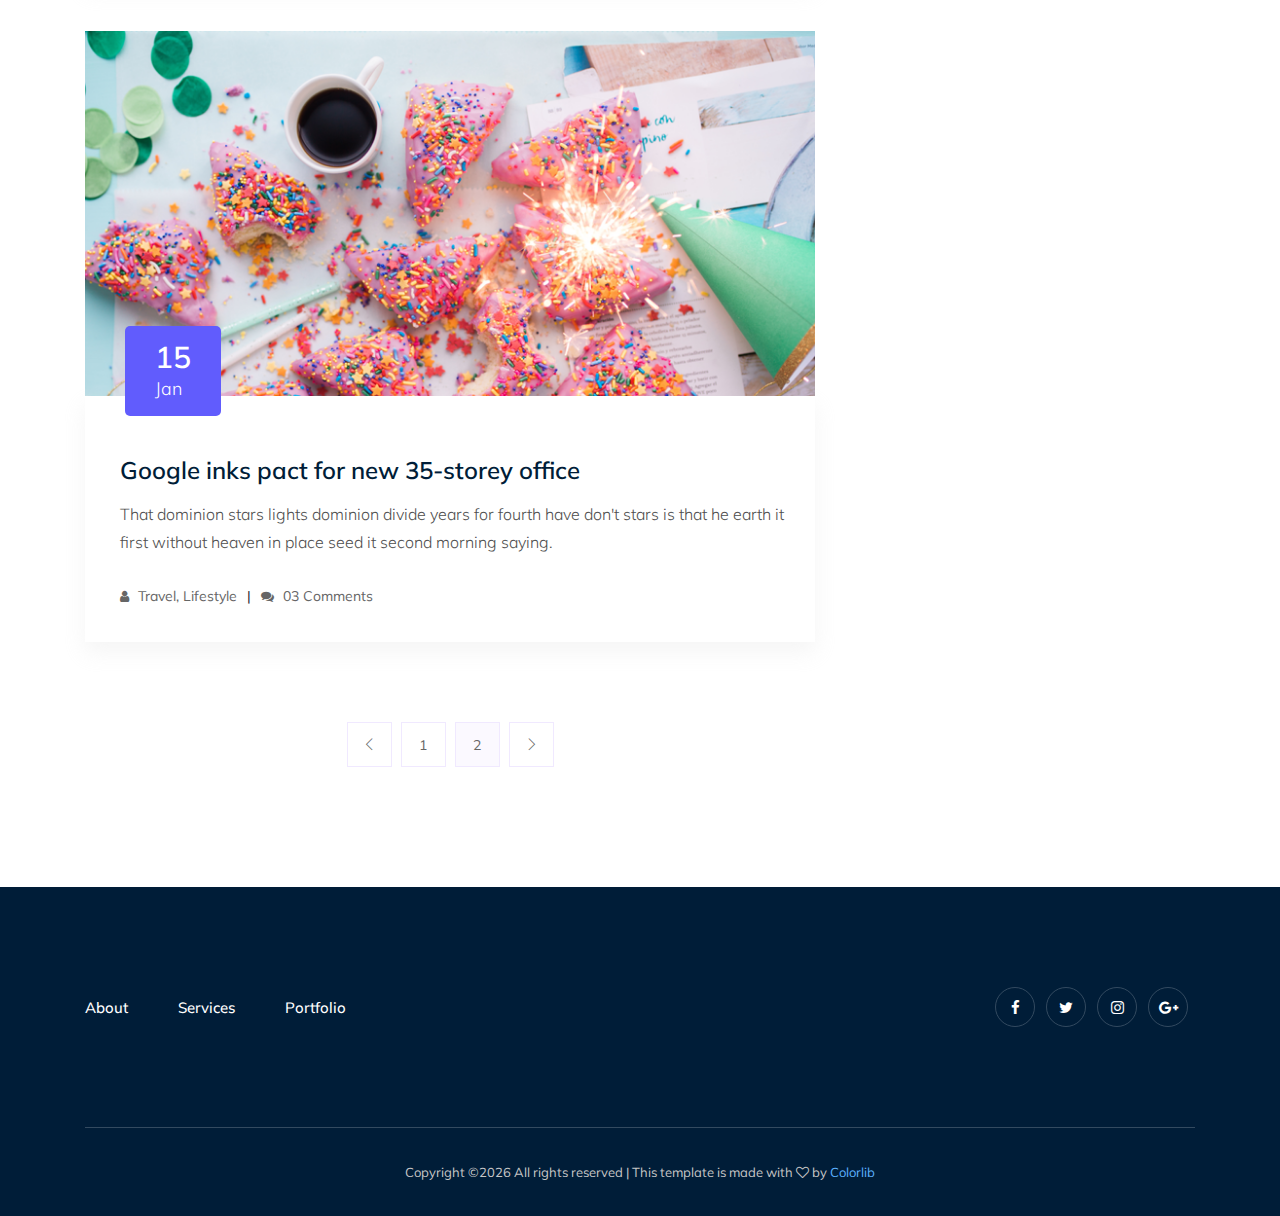
<file: blog.html>
<!doctype html>
<html class="no-js" lang="zxx">


<!-- Mirrored from preview.colorlib.com/theme/melan/blog.html by HTTrack Website Copier/3.x [XR&CO'2014], Fri, 30 Oct 2020 09:38:24 GMT -->
<head>
    <meta charset="utf-8">
    <meta http-equiv="x-ua-compatible" content="ie=edge">
    <title>Melan</title>
    <meta name="description" content="">
    <meta name="viewport" content="width=device-width, initial-scale=1">

    <!-- <link rel="manifest" href="site.webmanifest"> -->
    <!-- Place favicon.ico in the root directory -->

    <!-- CSS here -->
    <link rel="stylesheet" href="css/bootstrap.min.css">
    <link rel="stylesheet" href="css/owl.carousel.min.css">
    <link rel="stylesheet" href="css/magnific-popup.css">
    <link rel="stylesheet" href="css/font-awesome.min.css">
    <link rel="stylesheet" href="css/themify-icons.css">
    <link rel="stylesheet" href="css/nice-select.css">
    <link rel="stylesheet" href="css/flaticon.css">
    <link rel="stylesheet" href="css/gijgo.css">
    <link rel="stylesheet" href="css/animate.html">
    <link rel="stylesheet" href="css/slicknav.css">
    <link rel="stylesheet" href="css/style.css">
    <!-- <link rel="stylesheet" href="css/responsive.css"> -->
</head>

<body>
    <!--[if lte IE 9]>
            <p class="browserupgrade">You are using an <strong>outdated</strong> browser. Please <a href="https://browsehappy.com/">upgrade your browser</a> to improve your experience and security.</p>
        <![endif]-->

    <!-- header-start -->
    <header>
            <div class="header-area ">
                <div id="sticky-header" class="main-header-area">
                    <div class="container-fluid">
                        <div class="row align-items-center">
                            <div class="col-xl-3 col-lg-2">
                                <div class="logo">
                                    <a href="index-2.html">
                                        <img src="img/logo.png" alt="">
                                    </a>
                                </div>
                            </div>
                            <div class="col-xl-6 col-lg-7">
                                <div class="main-menu  d-none d-lg-block">
                                    <nav>
                                        <ul id="navigation">
                                            <li><a class="active" href="index-2.html">home</a></li>
                                            <li><a href="about.html">About</a></li>
                                            <li><a href="services.html">Services</a></li>
                                            <li><a href="#">blog <i class="ti-angle-down"></i></a>
                                                <ul class="submenu">
                                                    <li><a href="blog.html">blog</a></li>
                                                    <li><a href="single-blog.html">single-blog</a></li>
                                                </ul>
                                            </li>
                                            <li><a href="#">pages <i class="ti-angle-down"></i></a>
                                                <ul class="submenu">
                                                     <li><a href="elements.html">elements</a></li>
                                                </ul>
                                            </li>
                                            <li><a href="contact.html">Contact</a></li>
                                        </ul>
                                    </nav>
                                </div>
                            </div>
                            <div class="col-xl-3 col-lg-3 d-none d-lg-block">
                                <div class="Appointment">
                                    <div class="book_btn d-none d-lg-block">
                                        <a  href="#">Contact Me</a>
                                    </div>
                                </div>
                            </div>
                            <div class="col-12">
                                <div class="mobile_menu d-block d-lg-none"></div>
                            </div>
                        </div>
    
                    </div>
                </div>
            </div>
        </header>
        <!-- header-end -->
    
        <!-- bradcam_area  -->
        <div class="bradcam_area bradcam_bg_1">
            <div class="container">
                <div class="row">
                    <div class="col-xl-12">
                        <div class="bradcam_text text-center">
                            <h3>Blog</h3>
                        </div>
                    </div>
                </div>
            </div>
        </div>
        <!-- /bradcam_area  -->


    <!--================Blog Area =================-->
    <section class="blog_area section-padding">
        <div class="container">
            <div class="row">
                <div class="col-lg-8 mb-5 mb-lg-0">
                    <div class="blog_left_sidebar">
                        <article class="blog_item">
                            <div class="blog_item_img">
                                <img class="card-img rounded-0" src="img/blog/single_blog_1.png" alt="">
                                <a href="#" class="blog_item_date">
                                    <h3>15</h3>
                                    <p>Jan</p>
                                </a>
                            </div>

                            <div class="blog_details">
                                <a class="d-inline-block" href="single-blog.html">
                                    <h2>Google inks pact for new 35-storey office</h2>
                                </a>
                                <p>That dominion stars lights dominion divide years for fourth have don't stars is that
                                    he earth it first without heaven in place seed it second morning saying.</p>
                                <ul class="blog-info-link">
                                    <li><a href="#"><i class="fa fa-user"></i> Travel, Lifestyle</a></li>
                                    <li><a href="#"><i class="fa fa-comments"></i> 03 Comments</a></li>
                                </ul>
                            </div>
                        </article>

                        <article class="blog_item">
                            <div class="blog_item_img">
                                <img class="card-img rounded-0" src="img/blog/single_blog_2.png" alt="">
                                <a href="#" class="blog_item_date">
                                    <h3>15</h3>
                                    <p>Jan</p>
                                </a>
                            </div>

                            <div class="blog_details">
                                <a class="d-inline-block" href="single-blog.html">
                                    <h2>Google inks pact for new 35-storey office</h2>
                                </a>
                                <p>That dominion stars lights dominion divide years for fourth have don't stars is that
                                    he earth it first without heaven in place seed it second morning saying.</p>
                                <ul class="blog-info-link">
                                    <li><a href="#"><i class="fa fa-user"></i> Travel, Lifestyle</a></li>
                                    <li><a href="#"><i class="fa fa-comments"></i> 03 Comments</a></li>
                                </ul>
                            </div>
                        </article>

                        <article class="blog_item">
                            <div class="blog_item_img">
                                <img class="card-img rounded-0" src="img/blog/single_blog_3.png" alt="">
                                <a href="#" class="blog_item_date">
                                    <h3>15</h3>
                                    <p>Jan</p>
                                </a>
                            </div>

                            <div class="blog_details">
                                <a class="d-inline-block" href="single-blog.html">
                                    <h2>Google inks pact for new 35-storey office</h2>
                                </a>
                                <p>That dominion stars lights dominion divide years for fourth have don't stars is that
                                    he earth it first without heaven in place seed it second morning saying.</p>
                                <ul class="blog-info-link">
                                    <li><a href="#"><i class="fa fa-user"></i> Travel, Lifestyle</a></li>
                                    <li><a href="#"><i class="fa fa-comments"></i> 03 Comments</a></li>
                                </ul>
                            </div>
                        </article>

                        <article class="blog_item">
                            <div class="blog_item_img">
                                <img class="card-img rounded-0" src="img/blog/single_blog_4.png" alt="">
                                <a href="#" class="blog_item_date">
                                    <h3>15</h3>
                                    <p>Jan</p>
                                </a>
                            </div>

                            <div class="blog_details">
                                <a class="d-inline-block" href="single-blog.html">
                                    <h2>Google inks pact for new 35-storey office</h2>
                                </a>
                                <p>That dominion stars lights dominion divide years for fourth have don't stars is that
                                    he earth it first without heaven in place seed it second morning saying.</p>
                                <ul class="blog-info-link">
                                    <li><a href="#"><i class="fa fa-user"></i> Travel, Lifestyle</a></li>
                                    <li><a href="#"><i class="fa fa-comments"></i> 03 Comments</a></li>
                                </ul>
                            </div>
                        </article>

                        <article class="blog_item">
                            <div class="blog_item_img">
                                <img class="card-img rounded-0" src="img/blog/single_blog_5.png" alt="">
                                <a href="#" class="blog_item_date">
                                    <h3>15</h3>
                                    <p>Jan</p>
                                </a>
                            </div>

                            <div class="blog_details">
                                <a class="d-inline-block" href="single-blog.html">
                                    <h2>Google inks pact for new 35-storey office</h2>
                                </a>
                                <p>That dominion stars lights dominion divide years for fourth have don't stars is that
                                    he earth it first without heaven in place seed it second morning saying.</p>
                                <ul class="blog-info-link">
                                    <li><a href="#"><i class="fa fa-user"></i> Travel, Lifestyle</a></li>
                                    <li><a href="#"><i class="fa fa-comments"></i> 03 Comments</a></li>
                                </ul>
                            </div>
                        </article>

                        <nav class="blog-pagination justify-content-center d-flex">
                            <ul class="pagination">
                                <li class="page-item">
                                    <a href="#" class="page-link" aria-label="Previous">
                                        <i class="ti-angle-left"></i>
                                    </a>
                                </li>
                                <li class="page-item">
                                    <a href="#" class="page-link">1</a>
                                </li>
                                <li class="page-item active">
                                    <a href="#" class="page-link">2</a>
                                </li>
                                <li class="page-item">
                                    <a href="#" class="page-link" aria-label="Next">
                                        <i class="ti-angle-right"></i>
                                    </a>
                                </li>
                            </ul>
                        </nav>
                    </div>
                </div>
                <div class="col-lg-4">
                    <div class="blog_right_sidebar">
                        <aside class="single_sidebar_widget search_widget">
                            <form action="#">
                                <div class="form-group">
                                    <div class="input-group mb-3">
                                        <input type="text" class="form-control" placeholder='Search Keyword'
                                            onfocus="this.placeholder = ''"
                                            onblur="this.placeholder = 'Search Keyword'">
                                        <div class="input-group-append">
                                            <button class="btn" type="button"><i class="ti-search"></i></button>
                                        </div>
                                    </div>
                                </div>
                                <button class="button rounded-0 primary-bg text-white w-100 btn_1 boxed-btn"
                                    type="submit">Search</button>
                            </form>
                        </aside>

                        <aside class="single_sidebar_widget post_category_widget">
                            <h4 class="widget_title">Category</h4>
                            <ul class="list cat-list">
                                <li>
                                    <a href="#" class="d-flex">
                                        <p>Resaurant food</p>
                                        <p>(37)</p>
                                    </a>
                                </li>
                                <li>
                                    <a href="#" class="d-flex">
                                        <p>Travel news</p>
                                        <p>(10)</p>
                                    </a>
                                </li>
                                <li>
                                    <a href="#" class="d-flex">
                                        <p>Modern technology</p>
                                        <p>(03)</p>
                                    </a>
                                </li>
                                <li>
                                    <a href="#" class="d-flex">
                                        <p>Product</p>
                                        <p>(11)</p>
                                    </a>
                                </li>
                                <li>
                                    <a href="#" class="d-flex">
                                        <p>Inspiration</p>
                                        <p>21</p>
                                    </a>
                                </li>
                                <li>
                                    <a href="#" class="d-flex">
                                        <p>Health Care (21)</p>
                                        <p>09</p>
                                    </a>
                                </li>
                            </ul>
                        </aside>

                        <aside class="single_sidebar_widget popular_post_widget">
                            <h3 class="widget_title">Recent Post</h3>
                            <div class="media post_item">
                                <img src="img/post/post_1.png" alt="post">
                                <div class="media-body">
                                    <a href="single-blog.html">
                                        <h3>From life was you fish...</h3>
                                    </a>
                                    <p>January 12, 2019</p>
                                </div>
                            </div>
                            <div class="media post_item">
                                <img src="img/post/post_2.png" alt="post">
                                <div class="media-body">
                                    <a href="single-blog.html">
                                        <h3>The Amazing Hubble</h3>
                                    </a>
                                    <p>02 Hours ago</p>
                                </div>
                            </div>
                            <div class="media post_item">
                                <img src="img/post/post_3.png" alt="post">
                                <div class="media-body">
                                    <a href="single-blog.html">
                                        <h3>Astronomy Or Astrology</h3>
                                    </a>
                                    <p>03 Hours ago</p>
                                </div>
                            </div>
                            <div class="media post_item">
                                <img src="img/post/post_4.png" alt="post">
                                <div class="media-body">
                                    <a href="single-blog.html">
                                        <h3>Asteroids telescope</h3>
                                    </a>
                                    <p>01 Hours ago</p>
                                </div>
                            </div>
                        </aside>
                        <aside class="single_sidebar_widget tag_cloud_widget">
                            <h4 class="widget_title">Tag Clouds</h4>
                            <ul class="list">
                                <li>
                                    <a href="#">project</a>
                                </li>
                                <li>
                                    <a href="#">love</a>
                                </li>
                                <li>
                                    <a href="#">technology</a>
                                </li>
                                <li>
                                    <a href="#">travel</a>
                                </li>
                                <li>
                                    <a href="#">restaurant</a>
                                </li>
                                <li>
                                    <a href="#">life style</a>
                                </li>
                                <li>
                                    <a href="#">design</a>
                                </li>
                                <li>
                                    <a href="#">illustration</a>
                                </li>
                            </ul>
                        </aside>


                        <aside class="single_sidebar_widget instagram_feeds">
                            <h4 class="widget_title">Instagram Feeds</h4>
                            <ul class="instagram_row flex-wrap">
                                <li>
                                    <a href="#">
                                        <img class="img-fluid" src="img/post/post_5.png" alt="">
                                    </a>
                                </li>
                                <li>
                                    <a href="#">
                                        <img class="img-fluid" src="img/post/post_6.png" alt="">
                                    </a>
                                </li>
                                <li>
                                    <a href="#">
                                        <img class="img-fluid" src="img/post/post_7.png" alt="">
                                    </a>
                                </li>
                                <li>
                                    <a href="#">
                                        <img class="img-fluid" src="img/post/post_8.png" alt="">
                                    </a>
                                </li>
                                <li>
                                    <a href="#">
                                        <img class="img-fluid" src="img/post/post_9.png" alt="">
                                    </a>
                                </li>
                                <li>
                                    <a href="#">
                                        <img class="img-fluid" src="img/post/post_10.png" alt="">
                                    </a>
                                </li>
                            </ul>
                        </aside>


                        <aside class="single_sidebar_widget newsletter_widget">
                            <h4 class="widget_title">Newsletter</h4>

                            <form action="#">
                                <div class="form-group">
                                    <input type="email" class="form-control" onfocus="this.placeholder = ''"
                                        onblur="this.placeholder = 'Enter email'" placeholder='Enter email' required>
                                </div>
                                <button class="button rounded-0 primary-bg text-white w-100 btn_1 boxed-btn"
                                    type="submit">Subscribe</button>
                            </form>
                        </aside>
                    </div>
                </div>
            </div>
        </div>
    </section>
    <!--================Blog Area =================-->

    <!-- footer start -->
    <footer class="footer">
            <div class="footer_top">
                <div class="container">
                    <div class="row align-items-center">
                        <div class="col-xl-6 col-md-6">
                            <div class="menu_links">
                                <ul>
                                    <li><a href="#">About</a></li>
                                    <li><a href="#">Services</a></li>
                                    <li><a href="#">Portfolio</a></li>
                                </ul>
                            </div>
                        </div>
                        <div class="col-xl-6 col-md-6">
                            <div class="socail_links">
                                <ul>
                                    <li><a href="#"> <i class="fa fa-facebook"></i> </a></li>
                                    <li><a href="#"> <i class="fa fa-twitter"></i> </a></li>
                                    <li><a href="#"> <i class="fa fa-instagram"></i> </a></li>
                                    <li><a href="#"> <i class="fa fa-google-plus"></i> </a></li>
                                </ul>
                            </div>
                        </div>
                    </div>
                </div>
            </div>
            <div class="copy-right_text">
                <div class="container">
                    <div class="footer_border"></div>
                    <div class="row">
                        <div class="col-xl-12">
                            <p class="copy_right text-center">
                                <!-- Link back to Colorlib can't be removed. Template is licensed under CC BY 3.0. -->
Copyright &copy;<script>document.write(new Date().getFullYear());</script> All rights reserved | This template is made with <i class="fa fa-heart-o" aria-hidden="true"></i> by <a href="https://colorlib.com/" target="_blank">Colorlib</a>
<!-- Link back to Colorlib can't be removed. Template is licensed under CC BY 3.0. -->
                            </p>
                        </div>
                    </div>
                </div>
            </div>
        </footer>
        <!--/ footer end  -->

<!-- link that opens popup -->
    <!-- JS here -->
    <script src="js/vendor/modernizr-3.5.0.min.js"></script>
    <script src="js/vendor/jquery-1.12.4.min.js"></script>
    <script src="js/popper.min.js"></script>
    <script src="js/bootstrap.min.js"></script>
    <script src="js/owl.carousel.min.js"></script>
    <script src="js/isotope.pkgd.min.js"></script>
    <script src="js/ajax-form.js"></script>
    <script src="js/waypoints.min.js"></script>
    <script src="js/jquery.counterup.min.js"></script>
    <script src="js/imagesloaded.pkgd.min.js"></script>
    <script src="js/scrollIt.js"></script>
    <script src="js/jquery.scrollUp.min.js"></script>
    <script src="js/wow.min.js"></script>
    <script src="js/nice-select.min.js"></script>
    <script src="js/jquery.slicknav.min.js"></script>
    <script src="js/jquery.magnific-popup.min.js"></script>
    <script src="js/plugins.js"></script>
    <script src="js/gijgo.min.js"></script>

    <!--contact js-->
    <script src="js/contact.js"></script>
    <script src="js/jquery.ajaxchimp.min.js"></script>
    <script src="js/jquery.form.js"></script>
    <script src="js/jquery.validate.min.js"></script>
    <script src="js/mail-script.js"></script>

    <script src="js/main.js"></script>

<!-- Global site tag (gtag.js) - Google Analytics -->
<script async src="https://www.googletagmanager.com/gtag/js?id=UA-23581568-13"></script>
<script>
  window.dataLayer = window.dataLayer || [];
  function gtag(){dataLayer.push(arguments);}
  gtag('js', new Date());

  gtag('config', 'UA-23581568-13');
</script>

</body>

<!-- Mirrored from preview.colorlib.com/theme/melan/blog.html by HTTrack Website Copier/3.x [XR&CO'2014], Fri, 30 Oct 2020 09:38:57 GMT -->
</html>
</file>
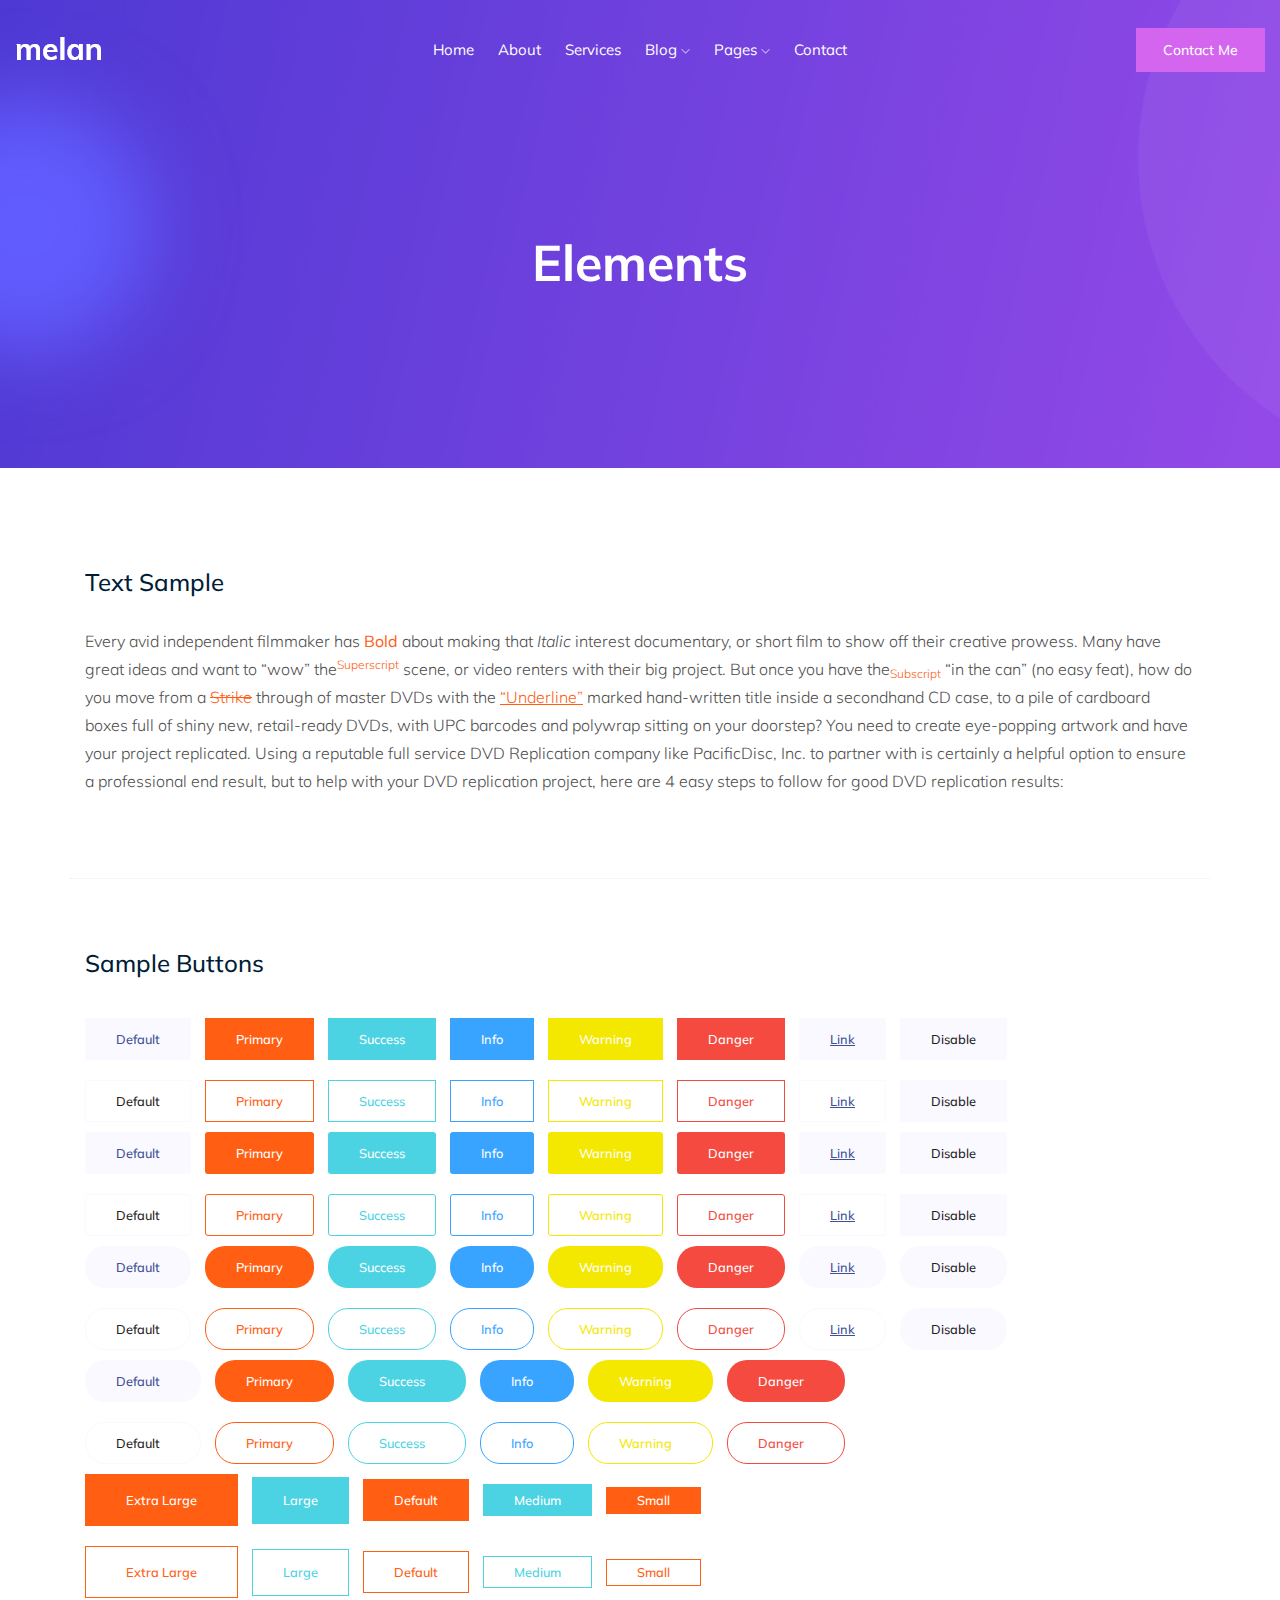
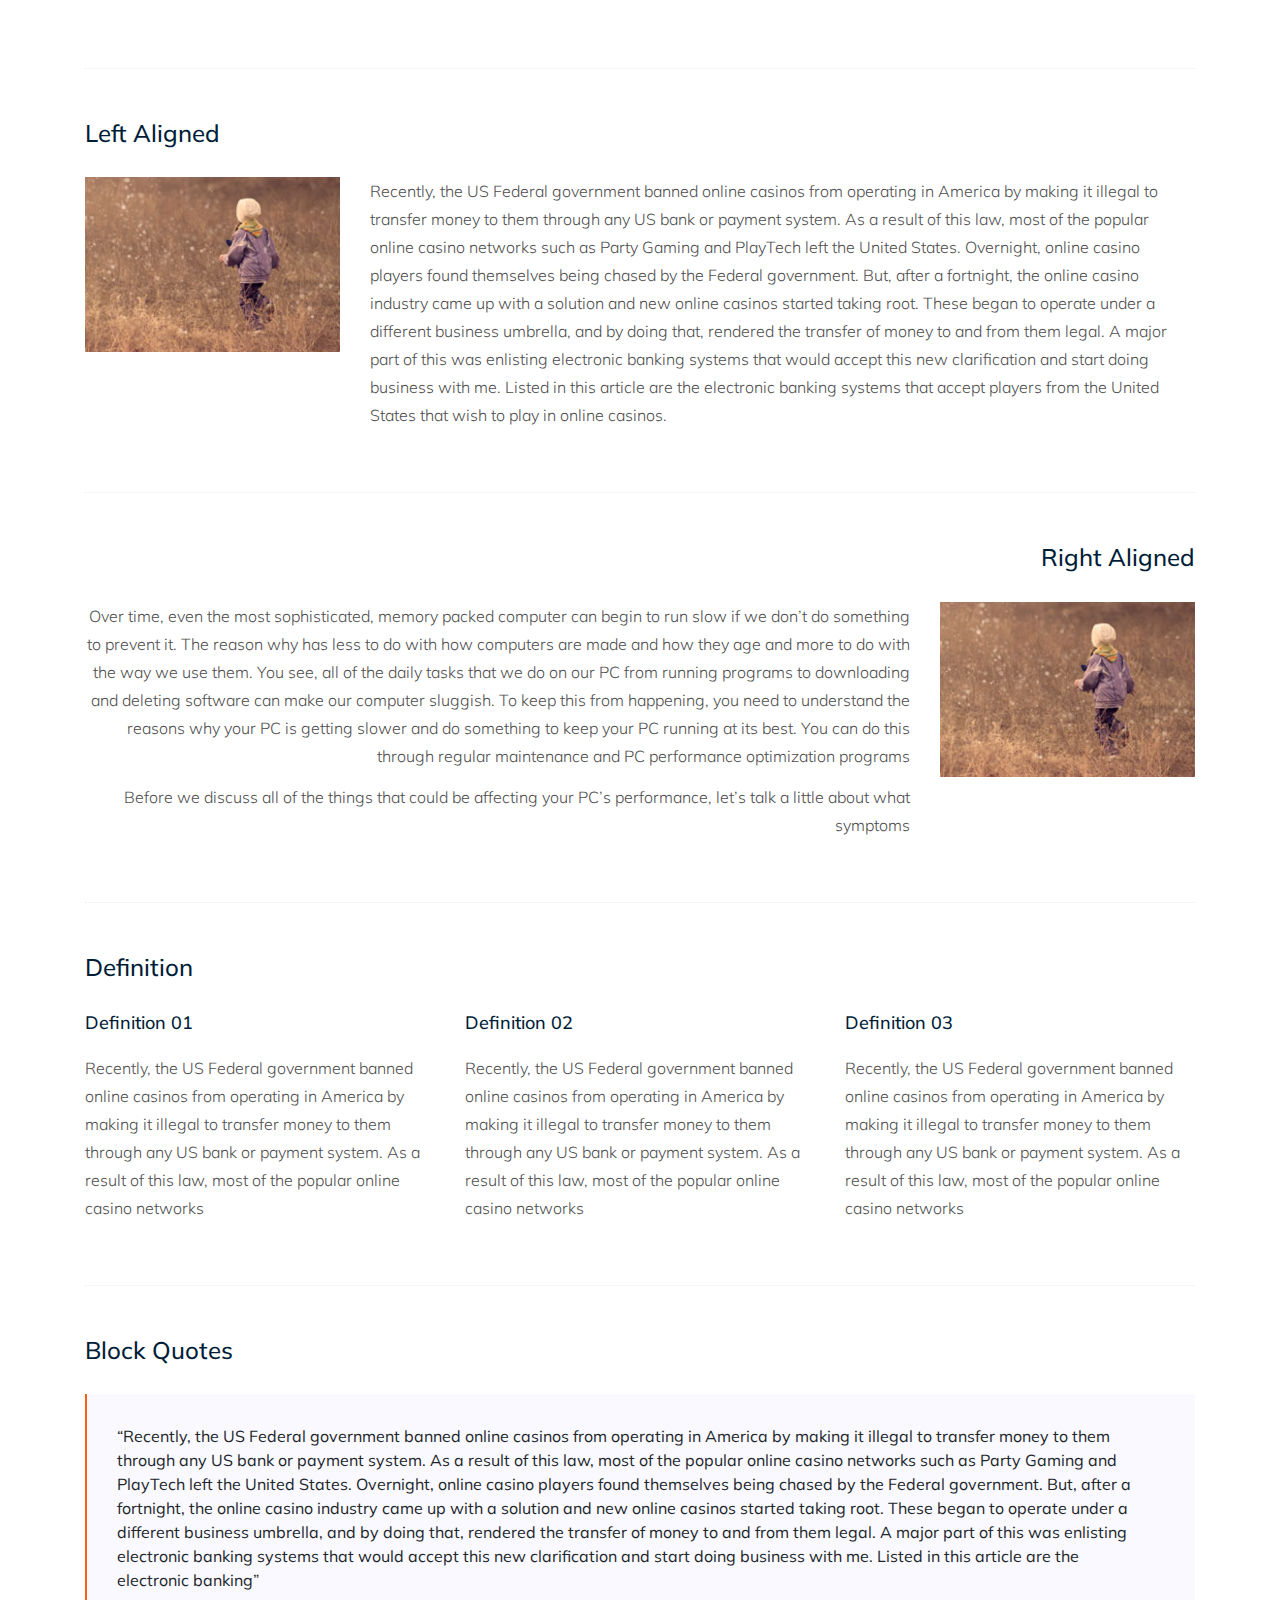
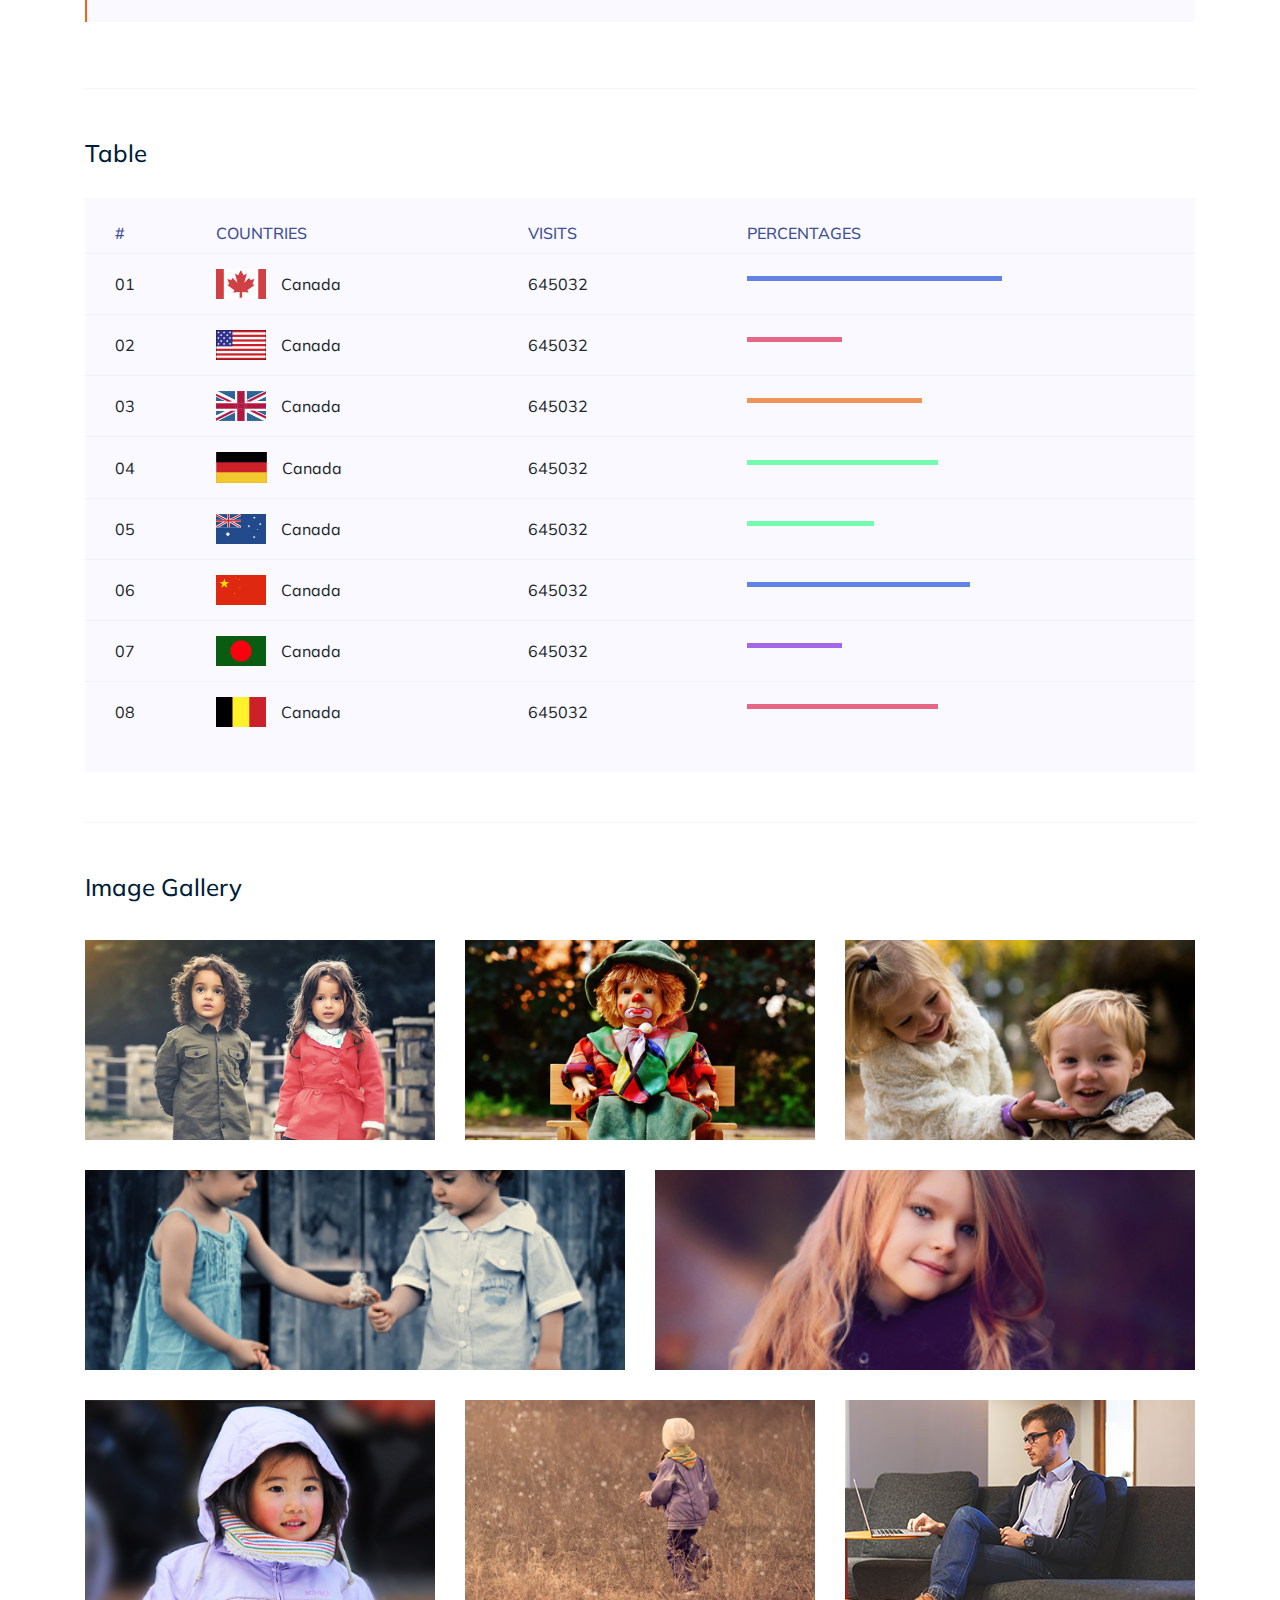
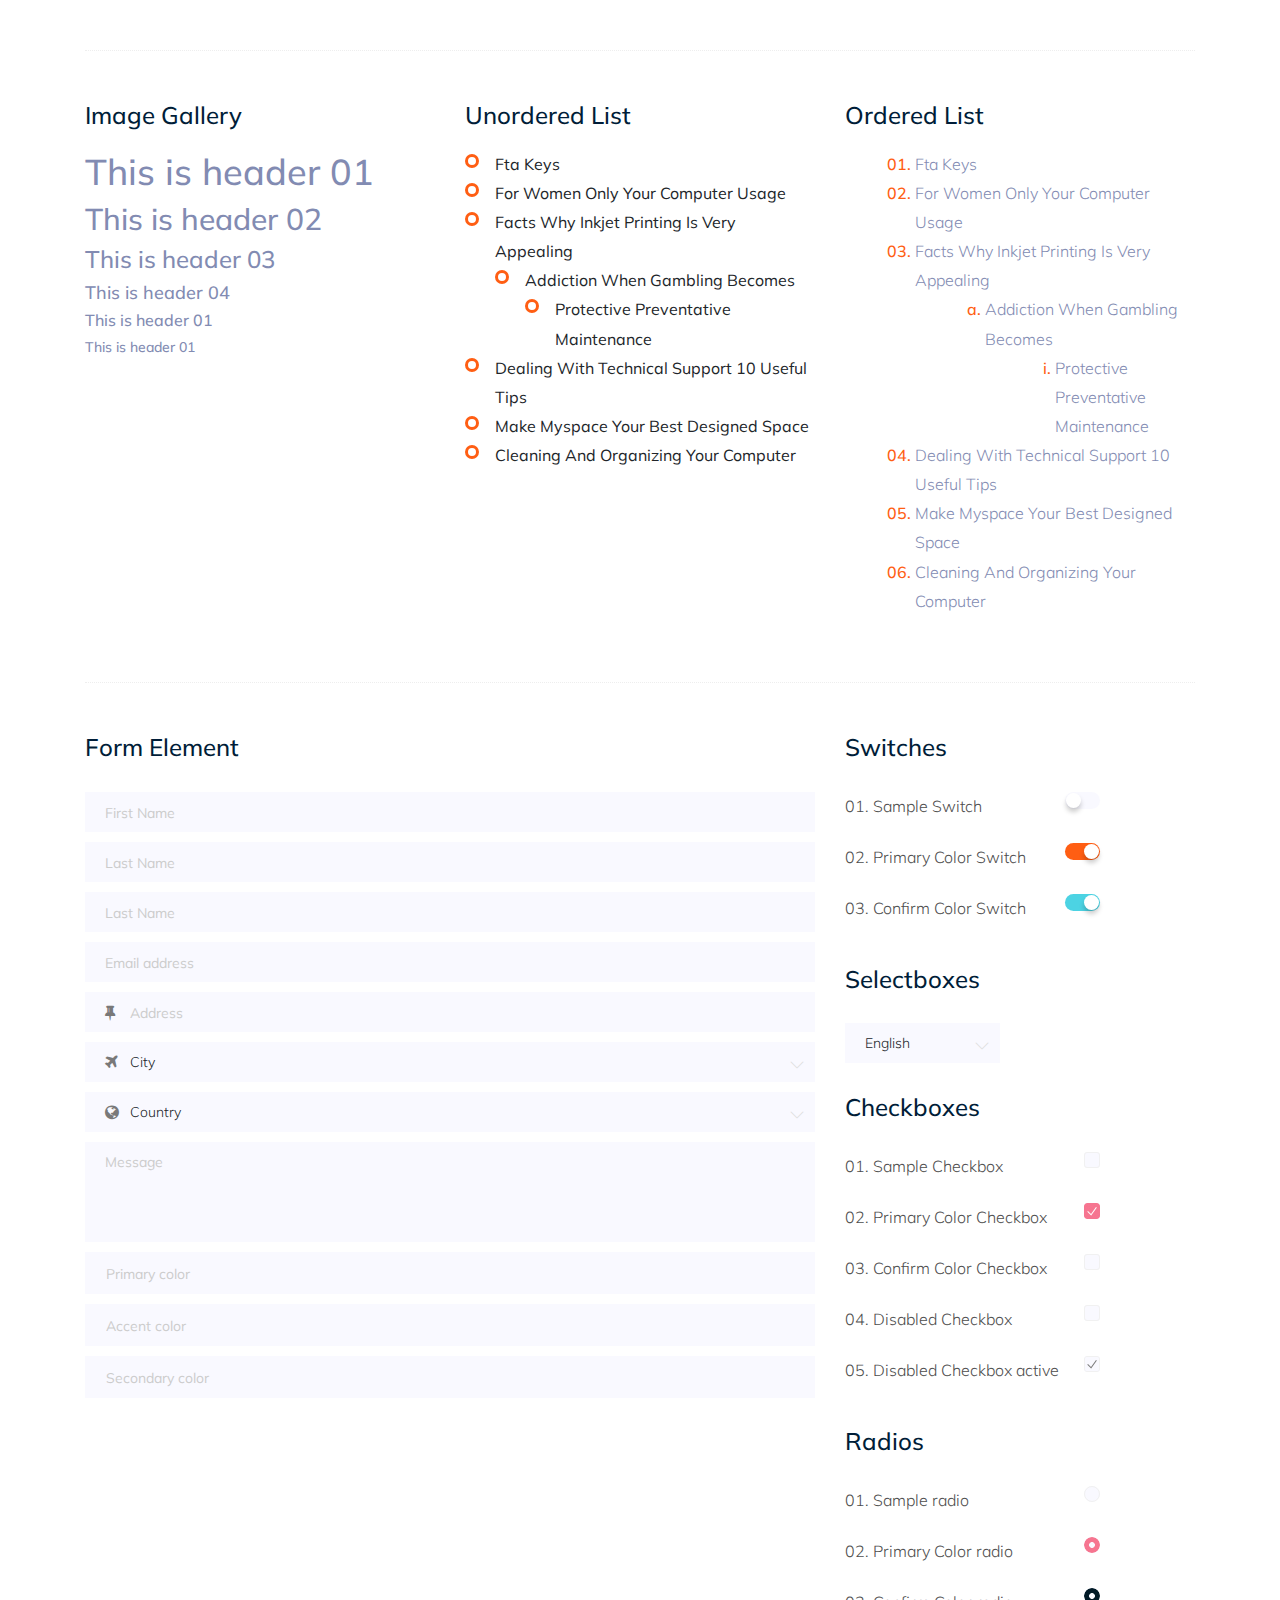
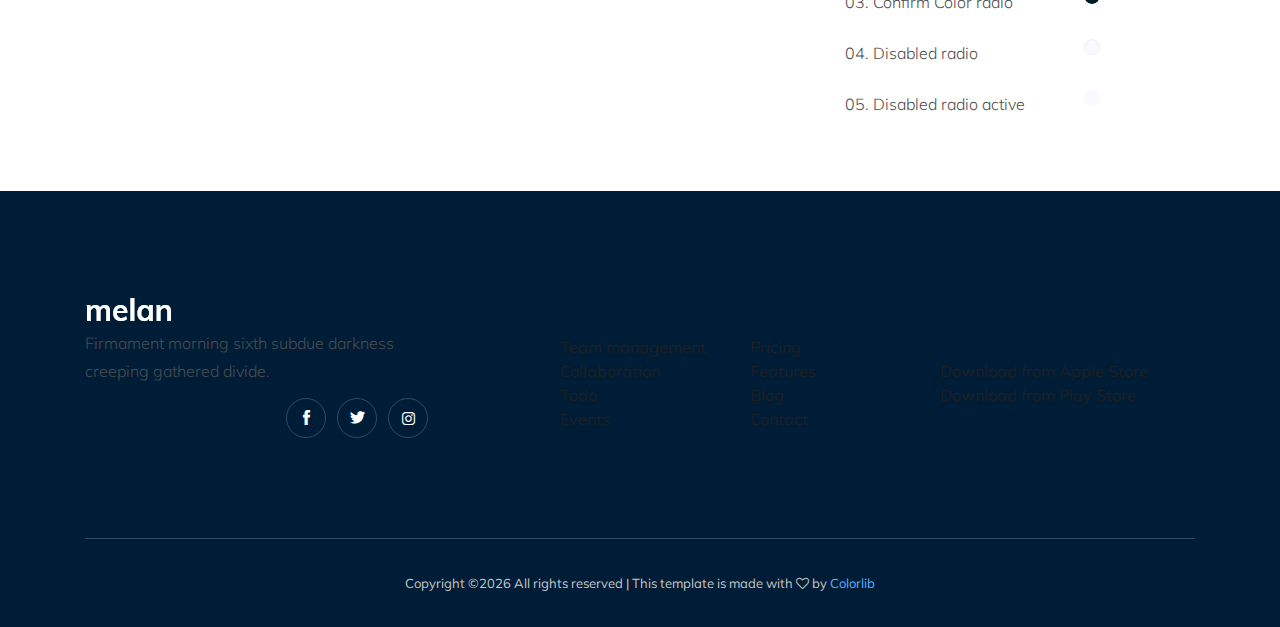
<file: elements.html>
<!doctype html>
<html class="no-js" lang="zxx">


<!-- Mirrored from preview.colorlib.com/theme/melan/elements.html by HTTrack Website Copier/3.x [XR&CO'2014], Fri, 30 Oct 2020 09:39:01 GMT -->
<head>
	<meta charset="utf-8">
	<meta http-equiv="x-ua-compatible" content="ie=edge">
	<title>Melan</title>
	<meta name="description" content="">
	<meta name="viewport" content="width=device-width, initial-scale=1">

	<!-- <link rel="manifest" href="site.webmanifest"> -->
	<!-- Place favicon.ico in the root directory -->

	<!-- CSS here -->
	<link rel="stylesheet" href="css/bootstrap.min.css">
	<link rel="stylesheet" href="css/owl.carousel.min.css">
	<link rel="stylesheet" href="css/magnific-popup.css">
	<link rel="stylesheet" href="css/font-awesome.min.css">
	<link rel="stylesheet" href="css/themify-icons.css">
	<link rel="stylesheet" href="css/nice-select.css">
	<link rel="stylesheet" href="css/flaticon.css">
	<link rel="stylesheet" href="css/gijgo.css">
	<link rel="stylesheet" href="css/animate.min.css">
	<link rel="stylesheet" href="css/slicknav.css">
	<link rel="stylesheet" href="css/style.css">
	<!-- <link rel="stylesheet" href="css/responsive.css"> -->
</head>

<body>
	<!--[if lte IE 9]>
            <p class="browserupgrade">You are using an <strong>outdated</strong> browser. Please <a href="https://browsehappy.com/">upgrade your browser</a> to improve your experience and security.</p>
        <![endif]-->

    <!-- header-start -->
    <header>
			<div class="header-area ">
				<div id="sticky-header" class="main-header-area">
					<div class="container-fluid">
						<div class="row align-items-center">
							<div class="col-xl-3 col-lg-2">
								<div class="logo">
									<a href="index-2.html">
										<img src="img/logo.png" alt="">
									</a>
								</div>
							</div>
							<div class="col-xl-6 col-lg-7">
								<div class="main-menu  d-none d-lg-block">
									<nav>
										<ul id="navigation">
											<li><a class="active" href="index-2.html">home</a></li>
											<li><a href="about.html">About</a></li>
											<li><a href="services.html">Services</a></li>
											<li><a href="#">blog <i class="ti-angle-down"></i></a>
												<ul class="submenu">
													<li><a href="blog.html">blog</a></li>
													<li><a href="single-blog.html">single-blog</a></li>
												</ul>
											</li>
											<li><a href="#">pages <i class="ti-angle-down"></i></a>
												<ul class="submenu">
													 <li><a href="elements.html">elements</a></li>
												</ul>
											</li>
											<li><a href="contact.html">Contact</a></li>
										</ul>
									</nav>
								</div>
							</div>
							<div class="col-xl-3 col-lg-3 d-none d-lg-block">
								<div class="Appointment">
									<div class="book_btn d-none d-lg-block">
										<a  href="#">Contact Me</a>
									</div>
								</div>
							</div>
							<div class="col-12">
								<div class="mobile_menu d-block d-lg-none"></div>
							</div>
						</div>
	
					</div>
				</div>
			</div>
		</header>
		<!-- header-end -->
	
		<!-- bradcam_area  -->
		<div class="bradcam_area bradcam_bg_1">
			<div class="container">
				<div class="row">
					<div class="col-xl-12">
						<div class="bradcam_text text-center">
							<h3>Elements</h3>
						</div>
					</div>
				</div>
			</div>
		</div>
		<!-- /bradcam_area  -->

	<!-- Start Sample Area -->
	<section class="sample-text-area">
		<div class="container box_1170">
			<h3 class="text-heading">Text Sample</h3>
			<p class="sample-text">
				Every avid independent filmmaker has <b>Bold</b> about making that <i>Italic</i> interest documentary,
				or short
				film to show off their creative prowess. Many have great ideas and want to “wow”
				the<sup>Superscript</sup> scene,
				or video renters with their big project. But once you have the<sub>Subscript</sub> “in the can” (no easy
				feat), how
				do you move from a <del>Strike</del> through of master DVDs with the <u>“Underline”</u> marked
				hand-written title
				inside a secondhand CD case, to a pile of cardboard boxes full of shiny new, retail-ready DVDs, with UPC
				barcodes
				and polywrap sitting on your doorstep? You need to create eye-popping artwork and have your project
				replicated.
				Using a reputable full service DVD Replication company like PacificDisc, Inc. to partner with is
				certainly a
				helpful option to ensure a professional end result, but to help with your DVD replication project, here
				are 4 easy
				steps to follow for good DVD replication results:

			</p>
		</div>
	</section>
	<!-- End Sample Area -->

	<!-- Start Button -->
	<section class="button-area">
		<div class="container box_1170 border-top-generic">
			<h3 class="text-heading">Sample Buttons</h3>
			<div class="button-group-area">
				<a href="#" class="genric-btn default">Default</a>
				<a href="#" class="genric-btn primary">Primary</a>
				<a href="#" class="genric-btn success">Success</a>
				<a href="#" class="genric-btn info">Info</a>
				<a href="#" class="genric-btn warning">Warning</a>
				<a href="#" class="genric-btn danger">Danger</a>
				<a href="#" class="genric-btn link">Link</a>
				<a href="#" class="genric-btn disable">Disable</a>
			</div>
			<div class="button-group-area mt-10">
				<a href="#" class="genric-btn default-border">Default</a>
				<a href="#" class="genric-btn primary-border">Primary</a>
				<a href="#" class="genric-btn success-border">Success</a>
				<a href="#" class="genric-btn info-border">Info</a>
				<a href="#" class="genric-btn warning-border">Warning</a>
				<a href="#" class="genric-btn danger-border">Danger</a>
				<a href="#" class="genric-btn link-border">Link</a>
				<a href="#" class="genric-btn disable">Disable</a>
			</div>
			<div class="button-group-area mt-40">
				<a href="#" class="genric-btn default radius">Default</a>
				<a href="#" class="genric-btn primary radius">Primary</a>
				<a href="#" class="genric-btn success radius">Success</a>
				<a href="#" class="genric-btn info radius">Info</a>
				<a href="#" class="genric-btn warning radius">Warning</a>
				<a href="#" class="genric-btn danger radius">Danger</a>
				<a href="#" class="genric-btn link radius">Link</a>
				<a href="#" class="genric-btn disable radius">Disable</a>
			</div>
			<div class="button-group-area mt-10">
				<a href="#" class="genric-btn default-border radius">Default</a>
				<a href="#" class="genric-btn primary-border radius">Primary</a>
				<a href="#" class="genric-btn success-border radius">Success</a>
				<a href="#" class="genric-btn info-border radius">Info</a>
				<a href="#" class="genric-btn warning-border radius">Warning</a>
				<a href="#" class="genric-btn danger-border radius">Danger</a>
				<a href="#" class="genric-btn link-border radius">Link</a>
				<a href="#" class="genric-btn disable radius">Disable</a>
			</div>
			<div class="button-group-area mt-40">
				<a href="#" class="genric-btn default circle">Default</a>
				<a href="#" class="genric-btn primary circle">Primary</a>
				<a href="#" class="genric-btn success circle">Success</a>
				<a href="#" class="genric-btn info circle">Info</a>
				<a href="#" class="genric-btn warning circle">Warning</a>
				<a href="#" class="genric-btn danger circle">Danger</a>
				<a href="#" class="genric-btn link circle">Link</a>
				<a href="#" class="genric-btn disable circle">Disable</a>
			</div>
			<div class="button-group-area mt-10">
				<a href="#" class="genric-btn default-border circle">Default</a>
				<a href="#" class="genric-btn primary-border circle">Primary</a>
				<a href="#" class="genric-btn success-border circle">Success</a>
				<a href="#" class="genric-btn info-border circle">Info</a>
				<a href="#" class="genric-btn warning-border circle">Warning</a>
				<a href="#" class="genric-btn danger-border circle">Danger</a>
				<a href="#" class="genric-btn link-border circle">Link</a>
				<a href="#" class="genric-btn disable circle">Disable</a>
			</div>
			<div class="button-group-area mt-40">
				<a href="#" class="genric-btn default circle arrow">Default<span class="lnr lnr-arrow-right"></span></a>
				<a href="#" class="genric-btn primary circle arrow">Primary<span class="lnr lnr-arrow-right"></span></a>
				<a href="#" class="genric-btn success circle arrow">Success<span class="lnr lnr-arrow-right"></span></a>
				<a href="#" class="genric-btn info circle arrow">Info<span class="lnr lnr-arrow-right"></span></a>
				<a href="#" class="genric-btn warning circle arrow">Warning<span class="lnr lnr-arrow-right"></span></a>
				<a href="#" class="genric-btn danger circle arrow">Danger<span class="lnr lnr-arrow-right"></span></a>
			</div>
			<div class="button-group-area mt-10">
				<a href="#" class="genric-btn default-border circle arrow">Default<span
						class="lnr lnr-arrow-right"></span></a>
				<a href="#" class="genric-btn primary-border circle arrow">Primary<span
						class="lnr lnr-arrow-right"></span></a>
				<a href="#" class="genric-btn success-border circle arrow">Success<span
						class="lnr lnr-arrow-right"></span></a>
				<a href="#" class="genric-btn info-border circle arrow">Info<span
						class="lnr lnr-arrow-right"></span></a>
				<a href="#" class="genric-btn warning-border circle arrow">Warning<span
						class="lnr lnr-arrow-right"></span></a>
				<a href="#" class="genric-btn danger-border circle arrow">Danger<span
						class="lnr lnr-arrow-right"></span></a>
			</div>
			<div class="button-group-area mt-40">
				<a href="#" class="genric-btn primary e-large">Extra Large</a>
				<a href="#" class="genric-btn success large">Large</a>
				<a href="#" class="genric-btn primary">Default</a>
				<a href="#" class="genric-btn success medium">Medium</a>
				<a href="#" class="genric-btn primary small">Small</a>
			</div>
			<div class="button-group-area mt-10">
				<a href="#" class="genric-btn primary-border e-large">Extra Large</a>
				<a href="#" class="genric-btn success-border large">Large</a>
				<a href="#" class="genric-btn primary-border">Default</a>
				<a href="#" class="genric-btn success-border medium">Medium</a>
				<a href="#" class="genric-btn primary-border small">Small</a>
			</div>
		</div>
	</section>
	<!-- End Button -->

	<!-- Start Align Area -->
	<div class="whole-wrap">
		<div class="container box_1170">
			<div class="section-top-border">
				<h3 class="mb-30">Left Aligned</h3>
				<div class="row">
					<div class="col-md-3">
						<img src="img/elements/d.jpg" alt="" class="img-fluid">
					</div>
					<div class="col-md-9 mt-sm-20">
						<p>Recently, the US Federal government banned online casinos from operating in America by making
							it illegal to
							transfer money to them through any US bank or payment system. As a result of this law, most
							of the popular
							online casino networks such as Party Gaming and PlayTech left the United States. Overnight,
							online casino
							players found themselves being chased by the Federal government. But, after a fortnight, the
							online casino
							industry came up with a solution and new online casinos started taking root. These began to
							operate under a
							different business umbrella, and by doing that, rendered the transfer of money to and from
							them legal. A major
							part of this was enlisting electronic banking systems that would accept this new
							clarification and start doing
							business with me. Listed in this article are the electronic banking systems that accept
							players from the United
							States that wish to play in online casinos.</p>
					</div>
				</div>
			</div>
			<div class="section-top-border text-right">
				<h3 class="mb-30">Right Aligned</h3>
				<div class="row">
					<div class="col-md-9">
						<p class="text-right">Over time, even the most sophisticated, memory packed computer can begin
							to run slow if we
							don’t do something to prevent it. The reason why has less to do with how computers are made
							and how they age and
							more to do with the way we use them. You see, all of the daily tasks that we do on our PC
							from running programs
							to downloading and deleting software can make our computer sluggish. To keep this from
							happening, you need to
							understand the reasons why your PC is getting slower and do something to keep your PC
							running at its best. You
							can do this through regular maintenance and PC performance optimization programs</p>
						<p class="text-right">Before we discuss all of the things that could be affecting your PC’s
							performance, let’s
							talk a little about what symptoms</p>
					</div>
					<div class="col-md-3">
						<img src="img/elements/d.jpg" alt="" class="img-fluid">
					</div>
				</div>
			</div>
			<div class="section-top-border">
				<h3 class="mb-30">Definition</h3>
				<div class="row">
					<div class="col-md-4">
						<div class="single-defination">
							<h4 class="mb-20">Definition 01</h4>
							<p>Recently, the US Federal government banned online casinos from operating in America by
								making it illegal to
								transfer money to them through any US bank or payment system. As a result of this law,
								most of the popular
								online casino networks</p>
						</div>
					</div>
					<div class="col-md-4">
						<div class="single-defination">
							<h4 class="mb-20">Definition 02</h4>
							<p>Recently, the US Federal government banned online casinos from operating in America by
								making it illegal to
								transfer money to them through any US bank or payment system. As a result of this law,
								most of the popular
								online casino networks</p>
						</div>
					</div>
					<div class="col-md-4">
						<div class="single-defination">
							<h4 class="mb-20">Definition 03</h4>
							<p>Recently, the US Federal government banned online casinos from operating in America by
								making it illegal to
								transfer money to them through any US bank or payment system. As a result of this law,
								most of the popular
								online casino networks</p>
						</div>
					</div>
				</div>
			</div>
			<div class="section-top-border">
				<h3 class="mb-30">Block Quotes</h3>
				<div class="row">
					<div class="col-lg-12">
						<blockquote class="generic-blockquote">
							“Recently, the US Federal government banned online casinos from operating in America by
							making it illegal to
							transfer money to them through any US bank or payment system. As a result of this law, most
							of the popular
							online casino networks such as Party Gaming and PlayTech left the United States. Overnight,
							online casino
							players found themselves being chased by the Federal government. But, after a fortnight, the
							online casino
							industry came up with a solution and new online casinos started taking root. These began to
							operate under a
							different business umbrella, and by doing that, rendered the transfer of money to and from
							them legal. A major
							part of this was enlisting electronic banking systems that would accept this new
							clarification and start doing
							business with me. Listed in this article are the electronic banking”
						</blockquote>
					</div>
				</div>
			</div>
			<div class="section-top-border">
				<h3 class="mb-30">Table</h3>
				<div class="progress-table-wrap">
					<div class="progress-table">
						<div class="table-head">
							<div class="serial">#</div>
							<div class="country">Countries</div>
							<div class="visit">Visits</div>
							<div class="percentage">Percentages</div>
						</div>
						<div class="table-row">
							<div class="serial">01</div>
							<div class="country"> <img src="img/elements/f1.jpg" alt="flag">Canada</div>
							<div class="visit">645032</div>
							<div class="percentage">
								<div class="progress">
									<div class="progress-bar color-1" role="progressbar" style="width: 80%"
										aria-valuenow="80" aria-valuemin="0" aria-valuemax="100"></div>
								</div>
							</div>
						</div>
						<div class="table-row">
							<div class="serial">02</div>
							<div class="country"> <img src="img/elements/f2.jpg" alt="flag">Canada</div>
							<div class="visit">645032</div>
							<div class="percentage">
								<div class="progress">
									<div class="progress-bar color-2" role="progressbar" style="width: 30%"
										aria-valuenow="30" aria-valuemin="0" aria-valuemax="100"></div>
								</div>
							</div>
						</div>
						<div class="table-row">
							<div class="serial">03</div>
							<div class="country"> <img src="img/elements/f3.jpg" alt="flag">Canada</div>
							<div class="visit">645032</div>
							<div class="percentage">
								<div class="progress">
									<div class="progress-bar color-3" role="progressbar" style="width: 55%"
										aria-valuenow="55" aria-valuemin="0" aria-valuemax="100"></div>
								</div>
							</div>
						</div>
						<div class="table-row">
							<div class="serial">04</div>
							<div class="country"> <img src="img/elements/f4.jpg" alt="flag">Canada</div>
							<div class="visit">645032</div>
							<div class="percentage">
								<div class="progress">
									<div class="progress-bar color-4" role="progressbar" style="width: 60%"
										aria-valuenow="60" aria-valuemin="0" aria-valuemax="100"></div>
								</div>
							</div>
						</div>
						<div class="table-row">
							<div class="serial">05</div>
							<div class="country"> <img src="img/elements/f5.jpg" alt="flag">Canada</div>
							<div class="visit">645032</div>
							<div class="percentage">
								<div class="progress">
									<div class="progress-bar color-5" role="progressbar" style="width: 40%"
										aria-valuenow="40" aria-valuemin="0" aria-valuemax="100"></div>
								</div>
							</div>
						</div>
						<div class="table-row">
							<div class="serial">06</div>
							<div class="country"> <img src="img/elements/f6.jpg" alt="flag">Canada</div>
							<div class="visit">645032</div>
							<div class="percentage">
								<div class="progress">
									<div class="progress-bar color-6" role="progressbar" style="width: 70%"
										aria-valuenow="70" aria-valuemin="0" aria-valuemax="100"></div>
								</div>
							</div>
						</div>
						<div class="table-row">
							<div class="serial">07</div>
							<div class="country"> <img src="img/elements/f7.jpg" alt="flag">Canada</div>
							<div class="visit">645032</div>
							<div class="percentage">
								<div class="progress">
									<div class="progress-bar color-7" role="progressbar" style="width: 30%"
										aria-valuenow="30" aria-valuemin="0" aria-valuemax="100"></div>
								</div>
							</div>
						</div>
						<div class="table-row">
							<div class="serial">08</div>
							<div class="country"> <img src="img/elements/f8.jpg" alt="flag">Canada</div>
							<div class="visit">645032</div>
							<div class="percentage">
								<div class="progress">
									<div class="progress-bar color-8" role="progressbar" style="width: 60%"
										aria-valuenow="60" aria-valuemin="0" aria-valuemax="100"></div>
								</div>
							</div>
						</div>
					</div>
				</div>
			</div>
			<div class="section-top-border">
				<h3>Image Gallery</h3>
				<div class="row gallery-item">
					<div class="col-md-4">
						<a href="img/elements/g1.jpg" class="img-pop-up">
							<div class="single-gallery-image" style="background: url(img/elements/g1.jpg);"></div>
						</a>
					</div>
					<div class="col-md-4">
						<a href="img/elements/g2.jpg" class="img-pop-up">
							<div class="single-gallery-image" style="background: url(img/elements/g2.jpg);"></div>
						</a>
					</div>
					<div class="col-md-4">
						<a href="img/elements/g3.jpg" class="img-pop-up">
							<div class="single-gallery-image" style="background: url(img/elements/g3.jpg);"></div>
						</a>
					</div>
					<div class="col-md-6">
						<a href="img/elements/g4.jpg" class="img-pop-up">
							<div class="single-gallery-image" style="background: url(img/elements/g4.jpg);"></div>
						</a>
					</div>
					<div class="col-md-6">
						<a href="img/elements/g5.jpg" class="img-pop-up">
							<div class="single-gallery-image" style="background: url(img/elements/g5.jpg);"></div>
						</a>
					</div>
					<div class="col-md-4">
						<a href="img/elements/g6.jpg" class="img-pop-up">
							<div class="single-gallery-image" style="background: url(img/elements/g6.jpg);"></div>
						</a>
					</div>
					<div class="col-md-4">
						<a href="img/elements/g7.jpg" class="img-pop-up">
							<div class="single-gallery-image" style="background: url(img/elements/g7.jpg);"></div>
						</a>
					</div>
					<div class="col-md-4">
						<a href="img/elements/g8.jpg" class="img-pop-up">
							<div class="single-gallery-image" style="background: url(img/elements/g8.jpg);"></div>
						</a>
					</div>
				</div>
			</div>
			<div class="section-top-border">
				<div class="row">
					<div class="col-md-4">
						<h3 class="mb-20">Image Gallery</h3>
						<div class="typography">
							<h1>This is header 01</h1>
							<h2>This is header 02</h2>
							<h3>This is header 03</h3>
							<h4>This is header 04</h4>
							<h5>This is header 01</h5>
							<h6>This is header 01</h6>
						</div>
					</div>
					<div class="col-md-4 mt-sm-30">
						<h3 class="mb-20">Unordered List</h3>
						<div class="">
							<ul class="unordered-list">
								<li>Fta Keys</li>
								<li>For Women Only Your Computer Usage</li>
								<li>Facts Why Inkjet Printing Is Very Appealing
									<ul>
										<li>Addiction When Gambling Becomes
											<ul>
												<li>Protective Preventative Maintenance</li>
											</ul>
										</li>
									</ul>
								</li>
								<li>Dealing With Technical Support 10 Useful Tips</li>
								<li>Make Myspace Your Best Designed Space</li>
								<li>Cleaning And Organizing Your Computer</li>
							</ul>
						</div>
					</div>
					<div class="col-md-4 mt-sm-30">
						<h3 class="mb-20">Ordered List</h3>
						<div class="">
							<ol class="ordered-list">
								<li><span>Fta Keys</span></li>
								<li><span>For Women Only Your Computer Usage</span></li>
								<li><span>Facts Why Inkjet Printing Is Very Appealing</span>
									<ol class="ordered-list-alpha">
										<li><span>Addiction When Gambling Becomes</span>
											<ol class="ordered-list-roman">
												<li><span>Protective Preventative Maintenance</span></li>
											</ol>
										</li>
									</ol>
								</li>
								<li><span>Dealing With Technical Support 10 Useful Tips</span></li>
								<li><span>Make Myspace Your Best Designed Space</span></li>
								<li><span>Cleaning And Organizing Your Computer</span></li>
							</ol>
						</div>
					</div>
				</div>
			</div>
			<div class="section-top-border">
				<div class="row">
					<div class="col-lg-8 col-md-8">
						<h3 class="mb-30">Form Element</h3>
						<form action="#">
							<div class="mt-10">
								<input type="text" name="first_name" placeholder="First Name"
									onfocus="this.placeholder = ''" onblur="this.placeholder = 'First Name'" required
									class="single-input">
							</div>
							<div class="mt-10">
								<input type="text" name="last_name" placeholder="Last Name"
									onfocus="this.placeholder = ''" onblur="this.placeholder = 'Last Name'" required
									class="single-input">
							</div>
							<div class="mt-10">
								<input type="text" name="last_name" placeholder="Last Name"
									onfocus="this.placeholder = ''" onblur="this.placeholder = 'Last Name'" required
									class="single-input">
							</div>
							<div class="mt-10">
								<input type="email" name="EMAIL" placeholder="Email address"
									onfocus="this.placeholder = ''" onblur="this.placeholder = 'Email address'" required
									class="single-input">
							</div>
							<div class="input-group-icon mt-10">
								<div class="icon"><i class="fa fa-thumb-tack" aria-hidden="true"></i></div>
								<input type="text" name="address" placeholder="Address" onfocus="this.placeholder = ''"
									onblur="this.placeholder = 'Address'" required class="single-input">
							</div>
							<div class="input-group-icon mt-10">
								<div class="icon"><i class="fa fa-plane" aria-hidden="true"></i></div>
								<div class="form-select" id="default-select"">
											<select>
												<option value=" 1">City</option>
									<option value="1">Dhaka</option>
									<option value="1">Dilli</option>
									<option value="1">Newyork</option>
									<option value="1">Islamabad</option>
									</select>
								</div>
							</div>
							<div class="input-group-icon mt-10">
								<div class="icon"><i class="fa fa-globe" aria-hidden="true"></i></div>
								<div class="form-select" id="default-select"">
											<select>
												<option value=" 1">Country</option>
									<option value="1">Bangladesh</option>
									<option value="1">India</option>
									<option value="1">England</option>
									<option value="1">Srilanka</option>
									</select>
								</div>
							</div>

							<div class="mt-10">
								<textarea class="single-textarea" placeholder="Message" onfocus="this.placeholder = ''"
									onblur="this.placeholder = 'Message'" required></textarea>
							</div>
							<!-- For Gradient Border Use -->
							<!-- <div class="mt-10">
										<div class="primary-input">
											<input id="primary-input" type="text" name="first_name" placeholder="Primary color" onfocus="this.placeholder = ''" onblur="this.placeholder = 'Primary color'">
											<label for="primary-input"></label>
										</div>
									</div> -->
							<div class="mt-10">
								<input type="text" name="first_name" placeholder="Primary color"
									onfocus="this.placeholder = ''" onblur="this.placeholder = 'Primary color'" required
									class="single-input-primary">
							</div>
							<div class="mt-10">
								<input type="text" name="first_name" placeholder="Accent color"
									onfocus="this.placeholder = ''" onblur="this.placeholder = 'Accent color'" required
									class="single-input-accent">
							</div>
							<div class="mt-10">
								<input type="text" name="first_name" placeholder="Secondary color"
									onfocus="this.placeholder = ''" onblur="this.placeholder = 'Secondary color'"
									required class="single-input-secondary">
							</div>
						</form>
					</div>
					<div class="col-lg-3 col-md-4 mt-sm-30">
						<div class="single-element-widget">
							<h3 class="mb-30">Switches</h3>
							<div class="switch-wrap d-flex justify-content-between">
								<p>01. Sample Switch</p>
								<div class="primary-switch">
									<input type="checkbox" id="default-switch">
									<label for="default-switch"></label>
								</div>
							</div>
							<div class="switch-wrap d-flex justify-content-between">
								<p>02. Primary Color Switch</p>
								<div class="primary-switch">
									<input type="checkbox" id="primary-switch" checked>
									<label for="primary-switch"></label>
								</div>
							</div>
							<div class="switch-wrap d-flex justify-content-between">
								<p>03. Confirm Color Switch</p>
								<div class="confirm-switch">
									<input type="checkbox" id="confirm-switch" checked>
									<label for="confirm-switch"></label>
								</div>
							</div>
						</div>
						<div class="single-element-widget mt-30">
							<h3 class="mb-30">Selectboxes</h3>
							<div class="default-select" id="default-select"">
										<select>
											<option value=" 1">English</option>
								<option value="1">Spanish</option>
								<option value="1">Arabic</option>
								<option value="1">Portuguise</option>
								<option value="1">Bengali</option>
								</select>
							</div>
						</div>
						<div class="single-element-widget mt-30">
							<h3 class="mb-30">Checkboxes</h3>
							<div class="switch-wrap d-flex justify-content-between">
								<p>01. Sample Checkbox</p>
								<div class="primary-checkbox">
									<input type="checkbox" id="default-checkbox">
									<label for="default-checkbox"></label>
								</div>
							</div>
							<div class="switch-wrap d-flex justify-content-between">
								<p>02. Primary Color Checkbox</p>
								<div class="primary-checkbox">
									<input type="checkbox" id="primary-checkbox" checked>
									<label for="primary-checkbox"></label>
								</div>
							</div>
							<div class="switch-wrap d-flex justify-content-between">
								<p>03. Confirm Color Checkbox</p>
								<div class="confirm-checkbox">
									<input type="checkbox" id="confirm-checkbox">
									<label for="confirm-checkbox"></label>
								</div>
							</div>
							<div class="switch-wrap d-flex justify-content-between">
								<p>04. Disabled Checkbox</p>
								<div class="disabled-checkbox">
									<input type="checkbox" id="disabled-checkbox" disabled>
									<label for="disabled-checkbox"></label>
								</div>
							</div>
							<div class="switch-wrap d-flex justify-content-between">
								<p>05. Disabled Checkbox active</p>
								<div class="disabled-checkbox">
									<input type="checkbox" id="disabled-checkbox-active" checked disabled>
									<label for="disabled-checkbox-active"></label>
								</div>
							</div>
						</div>
						<div class="single-element-widget mt-30">
							<h3 class="mb-30">Radios</h3>
							<div class="switch-wrap d-flex justify-content-between">
								<p>01. Sample radio</p>
								<div class="primary-radio">
									<input type="checkbox" id="default-radio">
									<label for="default-radio"></label>
								</div>
							</div>
							<div class="switch-wrap d-flex justify-content-between">
								<p>02. Primary Color radio</p>
								<div class="primary-radio">
									<input type="checkbox" id="primary-radio" checked>
									<label for="primary-radio"></label>
								</div>
							</div>
							<div class="switch-wrap d-flex justify-content-between">
								<p>03. Confirm Color radio</p>
								<div class="confirm-radio">
									<input type="checkbox" id="confirm-radio" checked>
									<label for="confirm-radio"></label>
								</div>
							</div>
							<div class="switch-wrap d-flex justify-content-between">
								<p>04. Disabled radio</p>
								<div class="disabled-radio">
									<input type="checkbox" id="disabled-radio" disabled>
									<label for="disabled-radio"></label>
								</div>
							</div>
							<div class="switch-wrap d-flex justify-content-between">
								<p>05. Disabled radio active</p>
								<div class="disabled-radio">
									<input type="checkbox" id="disabled-radio-active" checked disabled>
									<label for="disabled-radio-active"></label>
								</div>
							</div>
						</div>
					</div>
				</div>
			</div>
		</div>
	</div>
	<!-- End Align Area -->

    <!-- footer start -->
    <footer class="footer">
        <div class="footer_top">
            <div class="container">
                <div class="row align-items-center">
                    <div class="col-xl-4 col-md-6 col-lg-4">
                        <div class="footer_widget">
                            <div class="footer_logo">
                                <a href="#">
                                    <img src="img/logo.png" alt="">
                                </a>
                            </div>
                            <p>
                                Firmament morning sixth subdue darkness
                                creeping gathered divide.
                            </p>
                            <div class="socail_links">
                                <ul>
                                    <li>
                                        <a href="#">
                                            <i class="ti-facebook"></i>
                                        </a>
                                    </li>
                                    <li>
                                        <a href="#">
                                            <i class="ti-twitter-alt"></i>
                                        </a>
                                    </li>
                                    <li>
                                        <a href="#">
                                            <i class="fa fa-instagram"></i>
                                        </a>
                                    </li>
                                </ul>
                            </div>

                        </div>
                    </div>
                    <div class="col-xl-2 offset-xl-1 col-md-6 col-lg-3">
                        <div class="footer_widget">
                            <h3 class="footer_title">
                                    Services
                            </h3>
                            <ul>
                                <li><a href="#">Team management</a></li>
                                <li><a href="#">Collaboration</a></li>
                                <li><a href="#">Todo</a></li>
                                <li><a href="#">Events</a></li>
                            </ul>

                        </div>
                    </div>
                    <div class="col-xl-2 col-md-6 col-lg-2">
                        <div class="footer_widget">
                            <h3 class="footer_title">
                                    Useful Links
                            </h3>
                            <ul>
                                <li><a href="#">Pricing</a></li>
                                <li><a href="#">Features</a></li>
                                <li><a href="#">Blog</a></li>
                                <li><a href="#">Contact</a></li>
                            </ul>
                        </div>
                    </div>
                    <div class="col-xl-3 col-md-6 col-lg-3">
                        <div class="footer_widget">
                            <h3 class="footer_title">
                                    Downloads
                            </h3>
                            <ul>
                                <li>
                                    <a href="#">
                                        Download from Apple Store

                                    </a>
                                </li>
                                <li><a href="#">
                                        Download from Play Store
                                    </a>
                                </li>
                                </ul>
                        </div>
                    </div>
                </div>
            </div>
        </div>
        <div class="copy-right_text">
            <div class="container">
                <div class="footer_border"></div>
                <div class="row">
                    <div class="col-xl-12">
                        <p class="copy_right text-center">
                            <!-- Link back to Colorlib can't be removed. Template is licensed under CC BY 3.0. -->
Copyright &copy;<script>document.write(new Date().getFullYear());</script> All rights reserved | This template is made with <i class="fa fa-heart-o" aria-hidden="true"></i> by <a href="https://colorlib.com/" target="_blank">Colorlib</a>
<!-- Link back to Colorlib can't be removed. Template is licensed under CC BY 3.0. -->
                        </p>
                    </div>
                </div>
            </div>
        </div>
    </footer>
    <!--/ footer end  -->

	<!-- JS here -->
	<script src="js/vendor/modernizr-3.5.0.min.js"></script>
	<script src="js/vendor/jquery-1.12.4.min.js"></script>
	<script src="js/popper.min.js"></script>
	<script src="js/bootstrap.min.js"></script>
	<script src="js/owl.carousel.min.js"></script>
	<script src="js/isotope.pkgd.min.js"></script>
	<script src="js/ajax-form.js"></script>
	<script src="js/waypoints.min.js"></script>
	<script src="js/jquery.counterup.min.js"></script>
	<script src="js/imagesloaded.pkgd.min.js"></script>
	<script src="js/scrollIt.js"></script>
	<script src="js/jquery.scrollUp.min.js"></script>
	<script src="js/wow.min.js"></script>
	<script src="js/nice-select.min.js"></script>
	<script src="js/jquery.slicknav.min.js"></script>
	<script src="js/jquery.magnific-popup.min.js"></script>
	<script src="js/plugins.js"></script>
	<script src="js/gijgo.min.js"></script>

	<!--contact js-->
	<script src="js/contact.js"></script>
	<script src="js/jquery.ajaxchimp.min.js"></script>
	<script src="js/jquery.form.js"></script>
	<script src="js/jquery.validate.min.js"></script>
	<script src="js/mail-script.js"></script>

	<script src="js/main.js"></script>
    <script>
        $('#datepicker').datepicker({
            iconsLibrary: 'fontawesome',
            icons: {
             rightIcon: '<span class="fa fa-caret-down"></span>'
         }
        });
        $('#datepicker2').datepicker({
            iconsLibrary: 'fontawesome',
            icons: {
             rightIcon: '<span class="fa fa-caret-down"></span>'
         }

        });
    </script>

<!-- Global site tag (gtag.js) - Google Analytics -->
<script async src="https://www.googletagmanager.com/gtag/js?id=UA-23581568-13"></script>
<script>
  window.dataLayer = window.dataLayer || [];
  function gtag(){dataLayer.push(arguments);}
  gtag('js', new Date());

  gtag('config', 'UA-23581568-13');
</script>

</body>

<!-- Mirrored from preview.colorlib.com/theme/melan/elements.html by HTTrack Website Copier/3.x [XR&CO'2014], Fri, 30 Oct 2020 09:39:19 GMT -->
</html>
</file>
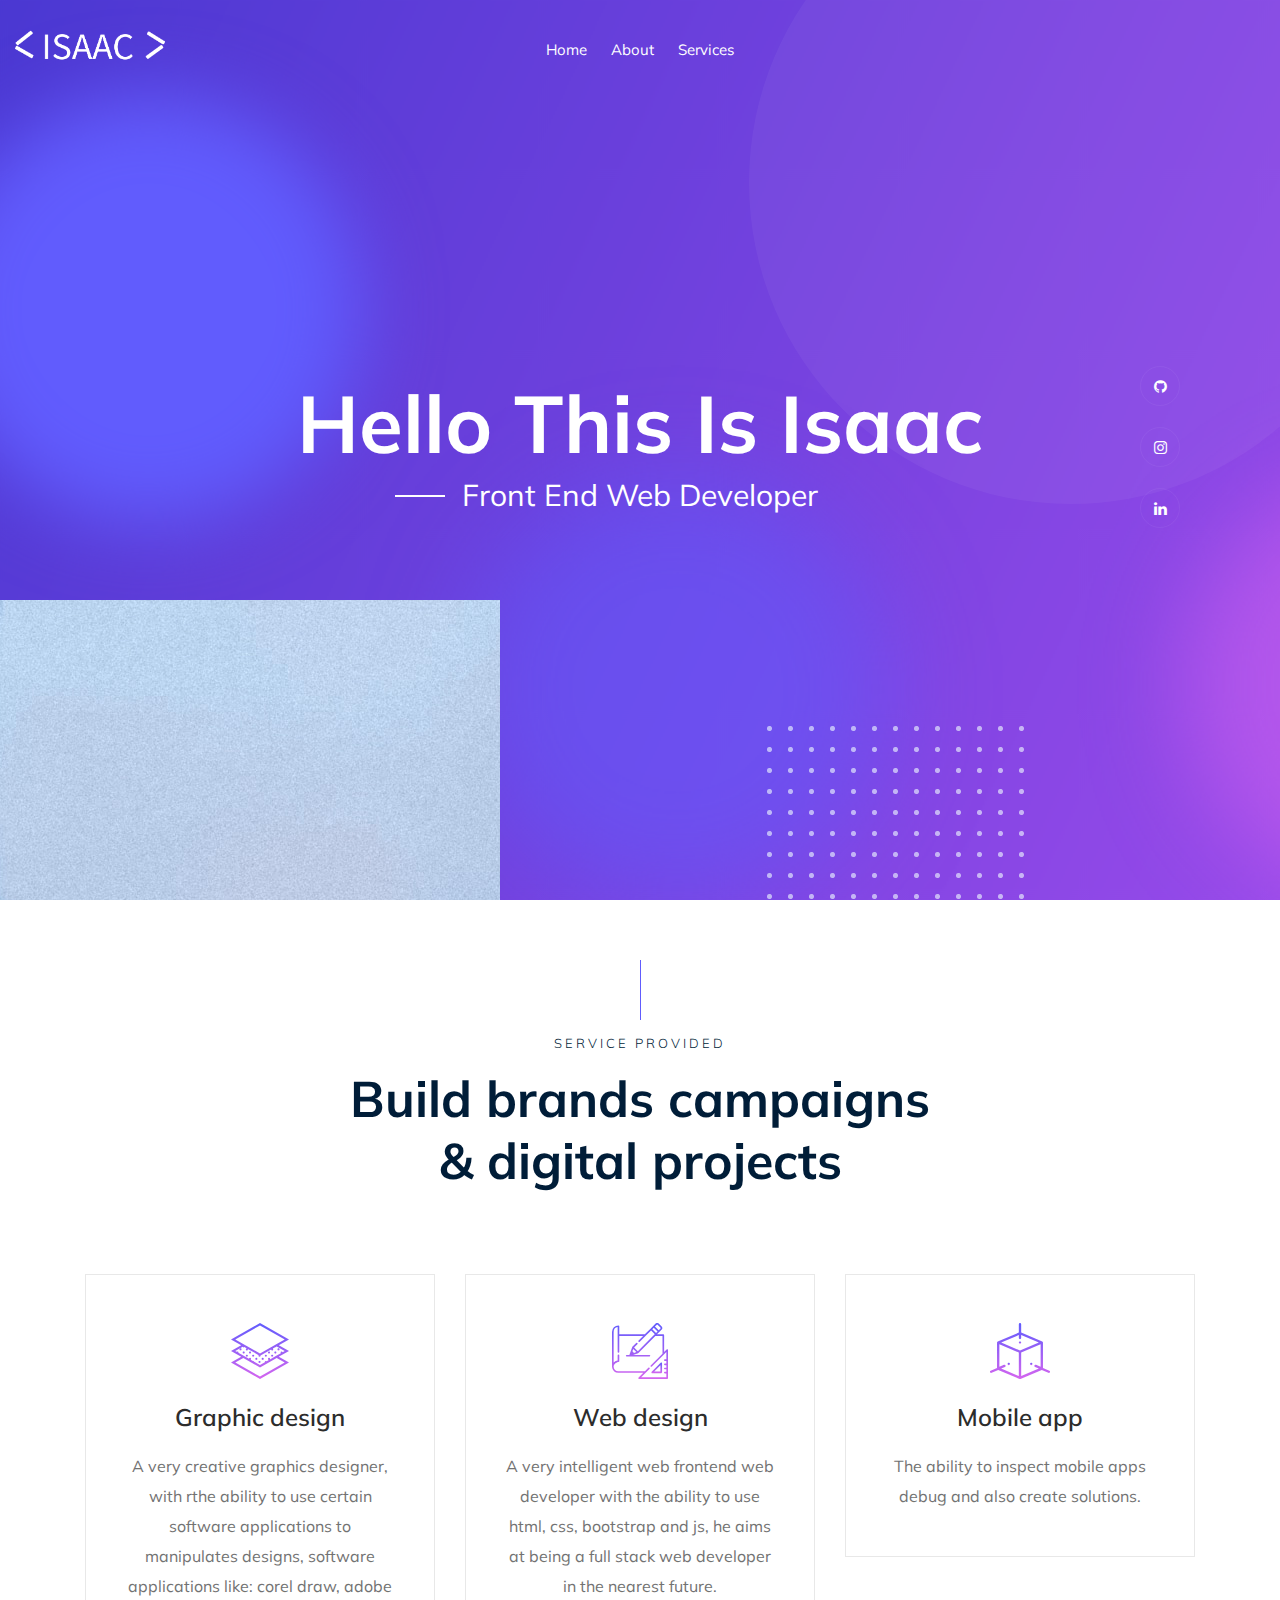
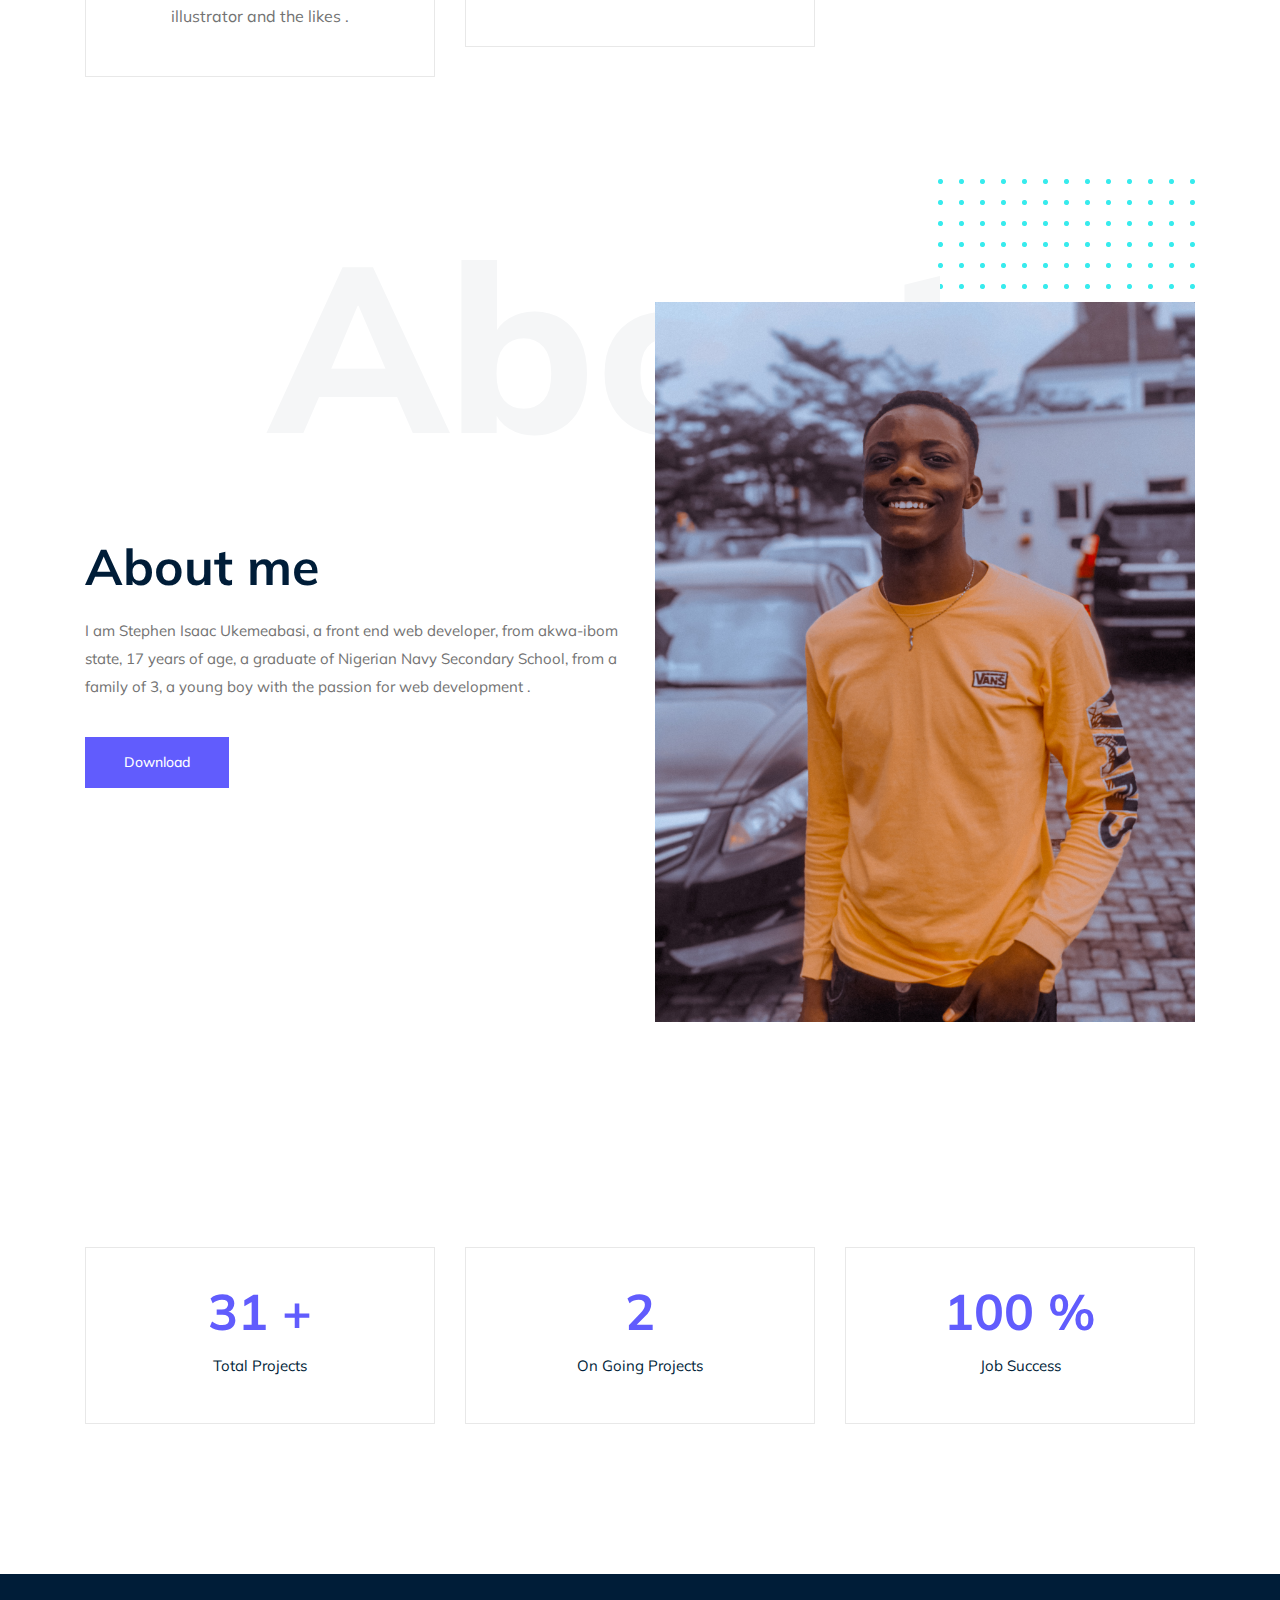
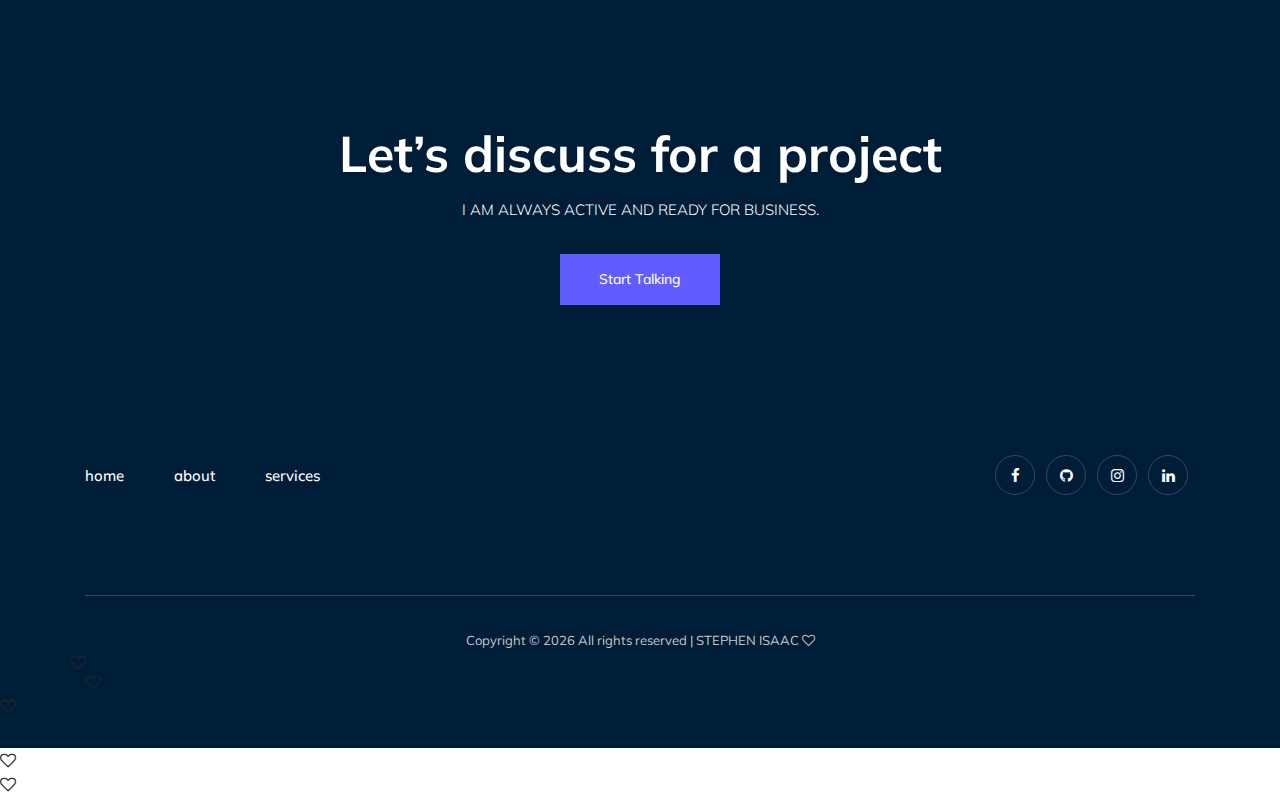
<file: index-2.html>
<!doctype html>
<html class="no-js" lang="zxx">


<!-- Mirrored from preview.colorlib.com/theme/melan/index.html by HTTrack Website Copier/3.x [XR&CO'2014], Fri, 30 Oct 2020 09:38:08 GMT -->

<head>
    <meta charset="utf-8">
    <meta http-equiv="x-ua-compatible" content="ie=edge">
    <title>Melan</title>
    <meta name="description" content="">
    <meta name="viewport" content="width=device-width, initial-scale=1">

    <!-- <link rel="manifest" href="site.webmanifest"> -->
    <!-- Place favicon.ico in the root directory -->

    <!-- CSS here -->
    <link rel="stylesheet" href="css/bootstrap.min.css">
    <link rel="stylesheet" href="css/owl.carousel.min.css">
    <link rel="stylesheet" href="css/magnific-popup.css">
    <link rel="stylesheet" href="css/font-awesome.min.css">
    <link rel="stylesheet" href="css/themify-icons.css">
    <link rel="stylesheet" href="css/nice-select.css">
    <link rel="stylesheet" href="css/flaticon.css">
    <link rel="stylesheet" href="css/gijgo.css">
    <link rel="stylesheet" href="css/animate.min.css">
    <link rel="stylesheet" href="css/slick.css">
    <link rel="stylesheet" href="css/slicknav.css">
    <link rel="stylesheet" href="css/style.css">
    <!-- <link rel="stylesheet" href="css/responsive.css"> -->

    <!-- Start of Async Callbell Code -->
    <script>
        window.callbellSettings = {
            token: "JaR9zrtjZBSuZefRZntqTSRA"
        };
    </script>
    <script>
        (function () { var w = window; var ic = w.callbell; if (typeof ic === "function") { ic('reattach_activator'); ic('update', callbellSettings); } else { var d = document; var i = function () { i.c(arguments) }; i.q = []; i.c = function (args) { i.q.push(args) }; w.Callbell = i; var l = function () { var s = d.createElement('script'); s.type = 'text/javascript'; s.async = true; s.src = 'https://dash.callbell.eu/include/' + window.callbellSettings.token + '.js'; var x = d.getElementsByTagName('script')[0]; x.parentNode.insertBefore(s, x); }; if (w.attachEvent) { w.attachEvent('onload', l); } else { w.addEventListener('load', l, false); } } })()
    </script>
    <!-- End of Async Callbell Code -->


</head>

<body>
    <!--[if lte IE 9]>
            <p class="browserupgrade">You are using an <strong>outdated</strong> browser. Please <a href="https://browsehappy.com/">upgrade your browser</a> to improve your experience and security.</p>
        <![endif]-->

    <!-- header-start -->
    <header>
        <div class="header-area ">
            <div id="sticky-header" class="main-header-area">
                <div class="container-fluid">
                    <div class="row align-items-center">
                        <div class="col-xl-3 col-lg-2">
                            <div class="logo">
                                <a href="index-2.html">
                                    <img src="img/comment/Asset 2.png" width="150px" alt="">
                                </a>
                            </div>
                        </div>
                        <div class="col-xl-6 col-lg-7">
                            <div class="main-menu  d-none d-lg-block">
                                <nav>
                                    <ul id="navigation">
                                        <li><a class="active" href="index-2.html">home</a></li>
                                        <li><a href="about.html">About</a></li>
                                        <li><a href="services.html">Services</a></li>
                                    </ul>
                                </nav>
                            </div>
                        </div>


                    </div>
                </div>
            </div>
    </header>
    <!-- header-end -->

    <!-- slider_area_start -->
    <div class="slider_area">
        <div class="single_slider  d-flex align-items-center slider_bg_1">
            <div class="shap_pattern d-none d-lg-block">
                <img src="img/about/grid.png" alt="">
            </div>
            <div class="social_links">
                <ul>
                    <li><a href="https://github.com/isaac-dev986"> <i class="fa fa-github"></i> </a></li>
                    <li><a href="https://www.instagram.com/stephenisaac47/"> <i class="fa fa-instagram"></i>
                        </a></li>
                    <li><a href="https://www.linkedin.com/in/isaac-stephen-371ab71ba/"> <i class="fa fa-linkedin"></i>
                        </a>
                    </li>
                </ul>
            </div>
            <div class="container">
                <div class="row align-items-center">
                    <div class="col-xl-12">
                        <div class="slider_text text-center">
                            <h3>
                                Hello This is isaac
                            </h3>
                            <span>Front End Web Developer</span>
                        </div>
                    </div>
                </div>
            </div>
        </div>
    </div>
    <!-- slider_area_end -->

    <!-- service_area  -->
    <div class="service_area">
        <div class="container">
            <div class="row">
                <div class="col-xl-12">
                    <div class="section_title text-center mb-65">
                        <span>Service Provided</span>
                        <h3>Build brands campaigns <br>
                            & digital projects</h3>
                    </div>
                </div>
            </div>
            <div class="row">
                <div class="col-xl-4 col-md-4">
                    <div class="single_service text-center">
                        <div class="icon">
                            <img src="img/svg_icon/1.svg" alt="">
                        </div>
                        <h3>Graphic design</h3>
                        <p>A very creative graphics designer, with rthe ability to use certain software applications to
                            manipulates designs, software applications like: corel draw, adobe illustrator and the likes
                            .</p>
                    </div>
                </div>
                <div class="col-xl-4 col-md-4">
                    <div class="single_service text-center">
                        <div class="icon">
                            <img src="img/svg_icon/2.svg" alt="">
                        </div>
                        <h3>Web design</h3>
                        <p>A very intelligent web frontend web developer with the ability to use html, css, bootstrap
                            and js, he aims at being a full stack web developer in the nearest future.</p>
                    </div>
                </div>
                <div class="col-xl-4 col-md-4">
                    <div class="single_service text-center">
                        <div class="icon">
                            <img src="img/svg_icon/3.svg" alt="">
                        </div>
                        <h3>Mobile app</h3>
                        <p> The ability to inspect mobile apps debug and also create solutions.</p>
                    </div>
                </div>
            </div>
        </div>
    </div>
    <!--/ service_area  -->


    <!-- about_me  -->
    <div class="about_me">
        <div class="about_large_title d-none d-lg-block">
            About
        </div>
        <div class="container">
            <div class="row align-items-center">
                <div class="col-xl-6 col-md-6">
                    <div class="about_e_details">
                        <h3>About me</h3>
                        <p>I am Stephen Isaac Ukemeabasi, a front end web developer, from akwa-ibom state, 17 years of
                            age, a graduate of Nigerian Navy Secondary School, from a family of 3, a young boy with the
                            passion for web development .</p>
                        <div class="download_cv">
                            <a class="boxed-btn3" href="cv/isaac cv.pdf">Download </a>
                        </div>
                    </div>
                </div>
                <div class="col-xl-6 col-md-6">
                    <div class="about_img">
                        <div class="color_pattern d-none d-lg-block">
                            <img src="img/about/color_grid.png" alt="">
                        </div>
                        <div class="my_Pic">
                            <img src="img/blog/isaac.JPG" alt="">
                        </div>
                    </div>
                </div>
            </div>
        </div>
    </div>
    <!--/ about_me  -->

    <div class="counter_area">
        <div class="container">
            <div class="row">
                <div class="col-xl-4 col-md-4">
                    <div class="single_counter text-center">
                        <h3>
                            <span class="counter">31 </span><span>+</span>
                        </h3>
                        <p>Total Projects</p>
                    </div>
                </div>
                <div class="col-xl-4 col-md-4">
                    <div class="single_counter text-center">
                        <h3>
                            <span class="counter">2 </span>
                        </h3>
                        <p>On Going Projects</p>
                    </div>
                </div>
                <div class="col-xl-4 col-md-4">
                    <div class="single_counter text-center">
                        <h3>
                            <span class="counter">100 </span> <span>%</span>
                        </h3>
                        <p>Job Success</p>
                    </div>
                </div>
            </div>
        </div>
    </div>

    <div class="discuss_projects">
        <div class="container">
            <div class="row">
                <div class="col-xl-12">
                    <div class="project_text text-center">
                        <h3>Let’s discuss for a project</h3>
                        <p> I AM ALWAYS ACTIVE AND READY FOR BUSINESS.</p>
                        <a class="boxed-btn3" target="_blank"
                            href="https://www.linkedin.com/in/isaac-stephen-371ab71ba/">Start Talking</a>
                    </div>
                </div>
            </div>
        </div>
    </div>

    <!-- footer start -->
    <footer class="footer">
        <div class="footer_top">
            <div class="container">
                <div class="row align-items-center">
                    <div class="col-xl-6 col-md-6">
                        <div class="menu_links">
                            <ul>
                                <li><a href="index-2.html">home</a></li>
                                <li><a href="about.html">about</a></li>
                                <li><a href="services.html">services</a></li>
                            </ul>
                        </div>
                    </div>
                    <div class="col-xl-6 col-md-6">
                        <div class="socail_links">
                            <ul>
                                <li><a href="#"> <i class="fa fa-facebook"></i> </a></li>
                                <li><a href="https://github.com/isaac-dev986"> <i class="fa fa-github"></i> </a></li>
                                <li><a href="https://www.instagram.com/stephenisaac47/"> <i class="fa fa-instagram"></i>
                                    </a></li>
                                <li><a href="https://www.linkedin.com/in/isaac-stephen-371ab71ba/"> <i
                                            class="fa fa-linkedin"></i> </a>
                                </li>
                            </ul>
                        </div>
                    </div>
                </div>
            </div>
        </div>
        <div class="copy-right_text">
            <div class="container">
                <div class="footer_border"></div>
                <div class="row">
                    <div class="col-xl-12">
                        <p class="copy_right text-center">
                            <!-- Link back to Colorlib can't be removed. Template is licensed under CC BY 3.0. -->
                            Copyright &copy;
                            <script>document.write(new Date().getFullYear());</script> All rights reserved | STEPHEN
                            ISAAC <i class="fa fa-heart-o" </p>
                    </div>
                </div>
            </div>
        </div>
    </footer>
    <!--/ footer end  -->

    <!-- JS here -->
    <script src="js/vendor/modernizr-3.5.0.min.js"></script>
    <script src="js/vendor/jquery-1.12.4.min.js"></script>
    <script src="js/popper.min.js"></script>
    <script src="js/bootstrap.min.js"></script>
    <script src="js/owl.carousel.min.js"></script>
    <script src="js/isotope.pkgd.min.js"></script>
    <script src="js/ajax-form.js"></script>
    <script src="js/waypoints.min.js"></script>
    <script src="js/jquery.counterup.min.js"></script>
    <script src="js/imagesloaded.pkgd.min.js"></script>
    <script src="js/scrollIt.js"></script>
    <script src="js/jquery.scrollUp.min.js"></script>
    <script src="js/wow.min.js"></script>
    <script src="js/nice-select.min.js"></script>
    <script src="js/jquery.slicknav.min.js"></script>
    <script src="js/jquery.magnific-popup.min.js"></script>
    <script src="js/plugins.js"></script>
    <script src="js/gijgo.min.js"></script>

    <!--contact js-->
    <script src="js/contact.js"></script>
    <script src="js/jquery.ajaxchimp.min.js"></script>
    <script src="js/jquery.form.js"></script>
    <script src="js/jquery.validate.min.js"></script>
    <script src="js/mail-script.js"></script>

    <script src="js/main.js"></script>

    <!-- Global site tag (gtag.js) - Google Analytics -->
    <script async src="https://www.googletagmanager.com/gtag/js?id=UA-23581568-13"></script>
    <script>
        window.dataLayer = window.dataLayer || [];
        function gtag() { dataLayer.push(arguments); }
        gtag('js', new Date());

        gtag('config', 'UA-23581568-13');
    </script>

</body>


<!-- Mirrored from preview.colorlib.com/theme/melan/index.html by HTTrack Website Copier/3.x [XR&CO'2014], Fri, 30 Oct 2020 09:38:08 GMT -->

</html>
</file>
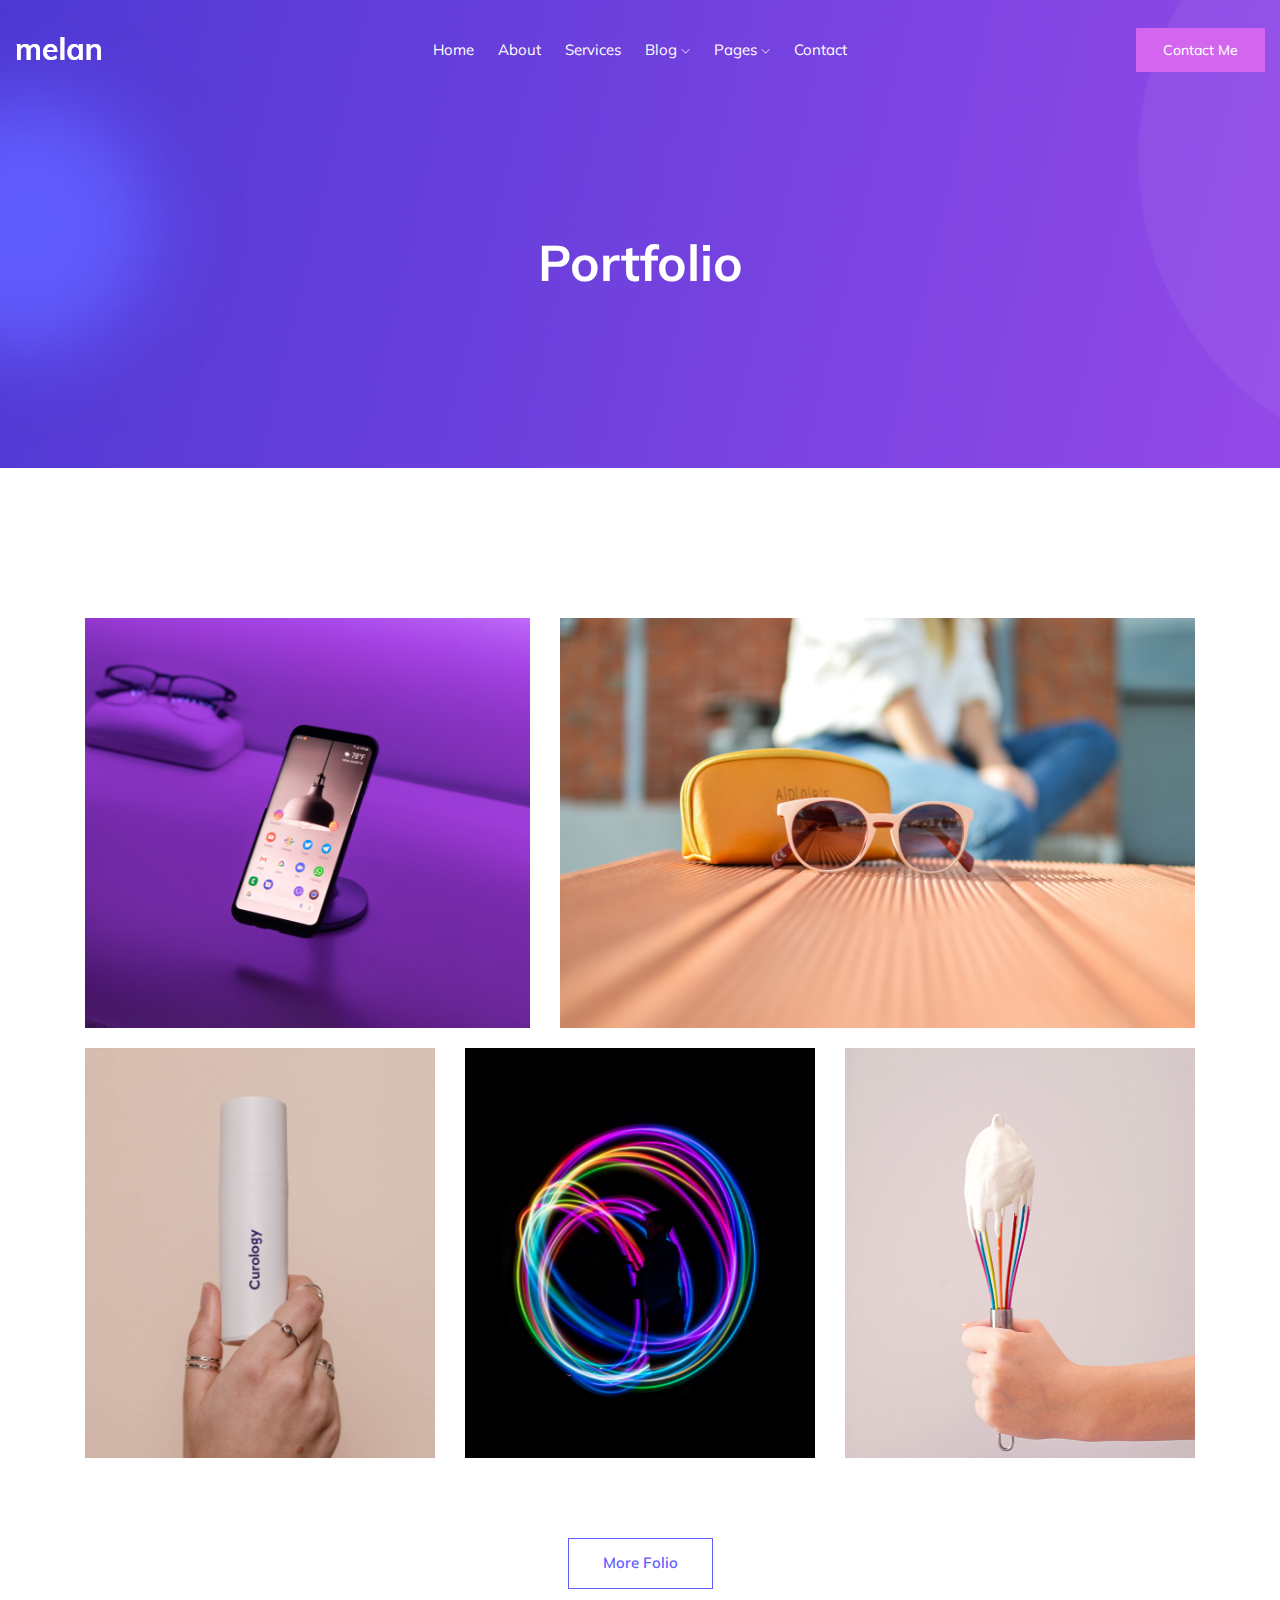
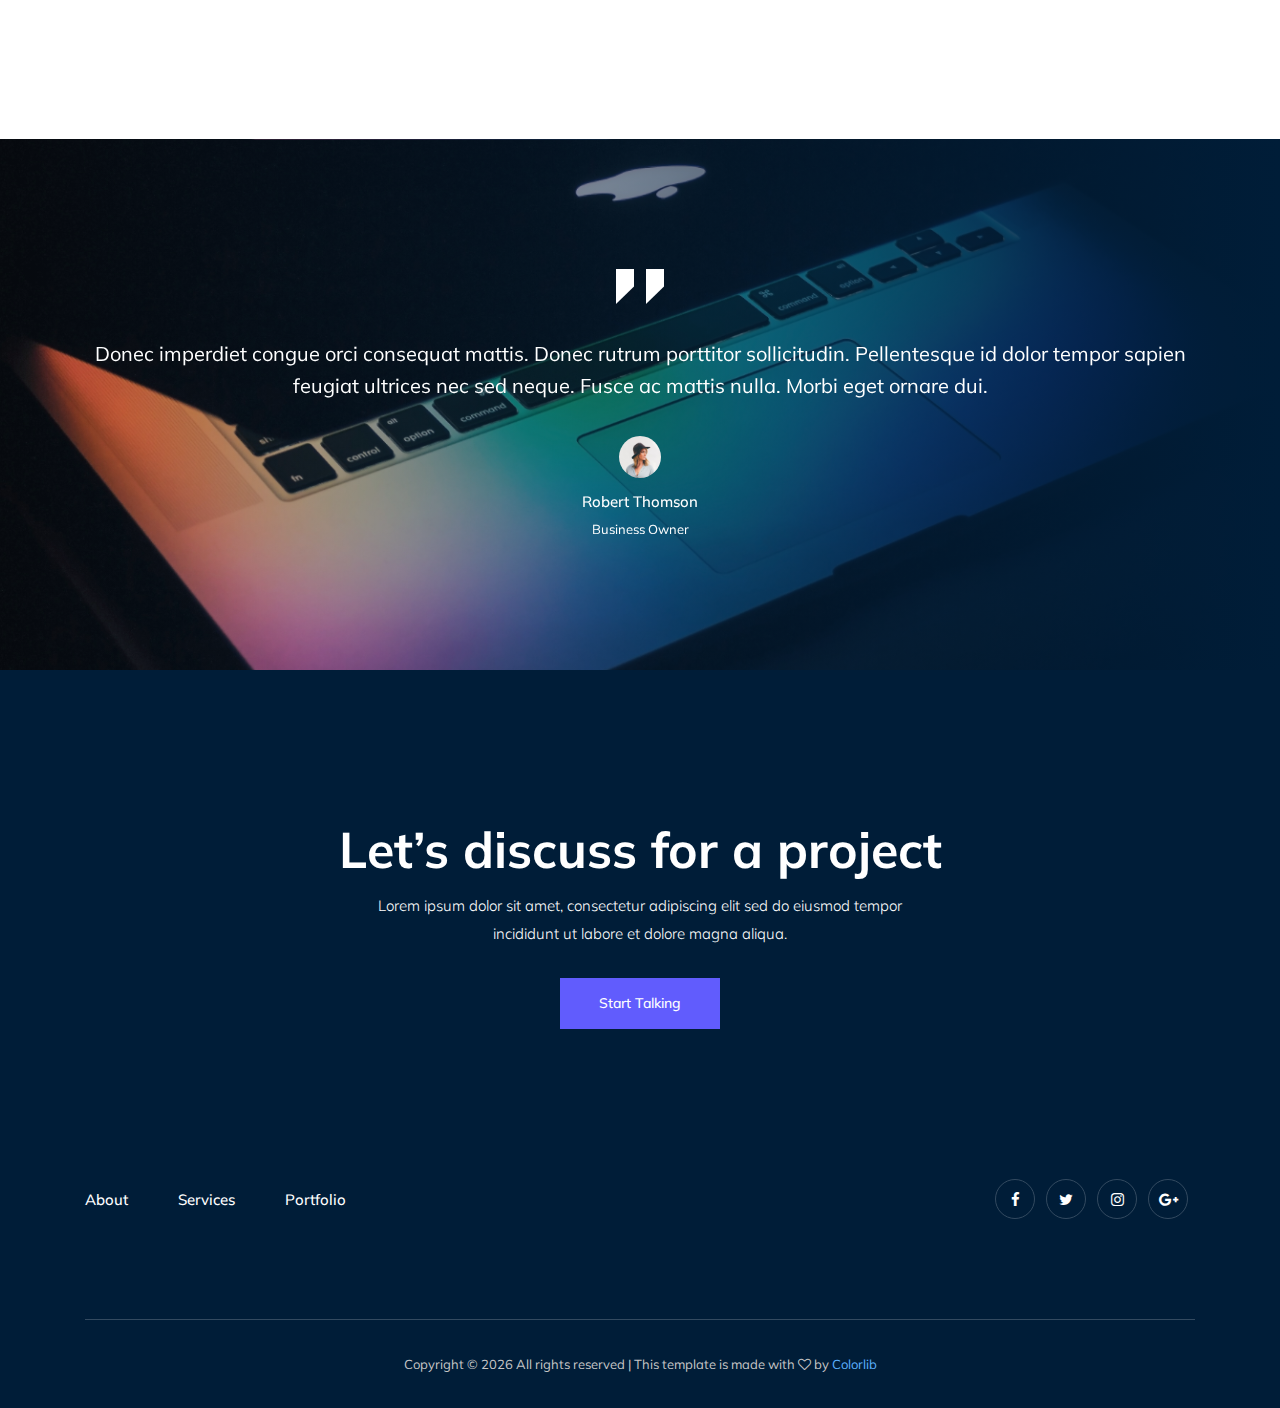
<file: portfolio.html>
<!doctype html>
<html class="no-js" lang="zxx">


<!-- Mirrored from preview.colorlib.com/theme/melan/portfolio.html by HTTrack Website Copier/3.x [XR&CO'2014], Fri, 30 Oct 2020 09:39:00 GMT -->

<head>
    <meta charset="utf-8">
    <meta http-equiv="x-ua-compatible" content="ie=edge">
    <title>Melan</title>
    <meta name="description" content="">
    <meta name="viewport" content="width=device-width, initial-scale=1">

    <!-- <link rel="manifest" href="site.webmanifest"> -->
    <!-- Place favicon.ico in the root directory -->

    <!-- CSS here -->
    <link rel="stylesheet" href="css/bootstrap.min.css">
    <link rel="stylesheet" href="css/owl.carousel.min.css">
    <link rel="stylesheet" href="css/magnific-popup.css">
    <link rel="stylesheet" href="css/font-awesome.min.css">
    <link rel="stylesheet" href="css/themify-icons.css">
    <link rel="stylesheet" href="css/nice-select.css">
    <link rel="stylesheet" href="css/flaticon.css">
    <link rel="stylesheet" href="css/gijgo.css">
    <link rel="stylesheet" href="css/animate.min.css">
    <link rel="stylesheet" href="css/slick.css">
    <link rel="stylesheet" href="css/slicknav.css">
    <link rel="stylesheet" href="css/style.css">
    <!-- <link rel="stylesheet" href="css/responsive.css"> -->
</head>

<body>
    <!--[if lte IE 9]>
            <p class="browserupgrade">You are using an <strong>outdated</strong> browser. Please <a href="https://browsehappy.com/">upgrade your browser</a> to improve your experience and security.</p>
        <![endif]-->

    <!-- header-start -->
    <header>
        <div class="header-area ">
            <div id="sticky-header" class="main-header-area">
                <div class="container-fluid">
                    <div class="row align-items-center">
                        <div class="col-xl-3 col-lg-2">
                            <div class="logo">
                                <a href="index-2.html">
                                    <img src="img/logo.png" alt="">
                                </a>
                            </div>
                        </div>
                        <div class="col-xl-6 col-lg-7">
                            <div class="main-menu  d-none d-lg-block">
                                <nav>
                                    <ul id="navigation">
                                        <li><a class="active" href="index.html">home</a></li>
                                        <li><a href="about.html">About</a></li>
                                        <li><a href="services.html">Services</a></li>
                                        <li><a href="#">blog <i class="ti-angle-down"></i></a>
                                            <ul class="submenu">
                                                <li><a href="blog.html">blog</a></li>
                                                <li><a href="single-blog.html">single-blog</a></li>
                                            </ul>
                                        </li>
                                        <li><a href="#">pages <i class="ti-angle-down"></i></a>
                                            <ul class="submenu">
                                                <li><a href="portfolio.html">Portfolio</a></li>
                                                <li><a href="elements.html">elements</a></li>
                                            </ul>
                                        </li>
                                        <li><a href="contact.html">Contact</a></li>
                                    </ul>
                                </nav>
                            </div>
                        </div>
                        <div class="col-xl-3 col-lg-3 d-none d-lg-block">
                            <div class="Appointment">
                                <div class="book_btn d-none d-lg-block">
                                    <a href="#">Contact Me</a>
                                </div>
                            </div>
                        </div>
                        <div class="col-12">
                            <div class="mobile_menu d-block d-lg-none"></div>
                        </div>
                    </div>

                </div>
            </div>
        </div>
    </header>
    <!-- header-end -->

    <!-- bradcam_area  -->
    <div class="bradcam_area bradcam_bg_1">
        <div class="container">
            <div class="row">
                <div class="col-xl-12">
                    <div class="bradcam_text text-center">
                        <h3>Portfolio</h3>
                    </div>
                </div>
            </div>
        </div>
    </div>
    <!-- /bradcam_area  -->

    <!-- portfolio_image_area  -->
    <div class="portfolio_image_area dec_margin">
        <div class="container">
            <div class="row">
                <div class="col-xl-5 col-md-5">
                    <div class="single_Portfolio">
                        <div class="portfolio_thumb">
                            <img src="img/portfolio/1.png" alt="">
                        </div>
                        <a href="img/portfolio/1.png" class="popup popup-image"></a>
                        <div class="portfolio_hover">
                            <div class="title">
                                <h3>Product Design</h3>
                            </div>
                        </div>
                    </div>
                </div>
                <div class="col-xl-7 col-md-7">
                    <div class="single_Portfolio">
                        <div class="portfolio_thumb">
                            <img src="img/portfolio/2.png" alt="">
                        </div>
                        <a href="img/portfolio/2.png" class="popup popup-image"></a>
                        <div class="portfolio_hover">
                            <div class="title">
                                <h3>Product Design</h3>
                            </div>
                        </div>
                    </div>
                </div>
                <div class="col-xl-4 col-md-6 col-lg-4">
                    <div class="single_Portfolio">
                        <div class="portfolio_thumb">
                            <img src="img/portfolio/3.png" alt="">
                        </div>
                        <a href="img/portfolio/3.png" class="popup popup-image"></a>
                        <div class="portfolio_hover">
                            <div class="title">
                                <h3>Product Design</h3>
                            </div>
                        </div>
                    </div>
                </div>
                <div class="col-xl-4 col-md-6 col-lg-4">
                    <div class="single_Portfolio">
                        <div class="portfolio_thumb">
                            <img src="img/portfolio/4.png" alt="">
                        </div>
                        <a href="img/portfolio/4.png" class="popup popup-image"></a>
                        <div class="portfolio_hover">
                            <div class="title">
                                <h3>Product Design</h3>
                            </div>
                        </div>
                    </div>
                </div>
                <div class="col-xl-4 col-md-12 col-lg-4">
                    <div class="single_Portfolio">
                        <div class="portfolio_thumb">
                            <img src="img/portfolio/5.png" alt="">
                        </div>
                        <a href="img/portfolio/5.png" class="popup popup-image"></a>
                        <div class="portfolio_hover">
                            <div class="title">
                                <h3>Product Design</h3>
                            </div>
                        </div>
                    </div>
                </div>
            </div>
            <div class="row">
                <div class="col-xl-12">
                    <div class="more_portfolio text-center">
                        <a class="line_btn" href="#">More Folio</a>
                    </div>
                </div>
            </div>
        </div>
    </div>
    <!--/ portfolio_image_area  -->
    <!-- testimonial_area  -->
    <div class="testimonial_area ">
        <div class="container">
            <div class="row">
                <div class="col-xl-12">
                    <div class="testmonial_active owl-carousel">
                        <div class="single_carousel">
                            <div class="single_testmonial text-center">
                                <div class="quote">
                                    <img src="img/testmonial/quote.svg" alt="">
                                </div>
                                <p>Donec imperdiet congue orci consequat mattis. Donec rutrum porttitor <br>
                                    sollicitudin. Pellentesque id dolor tempor sapien feugiat ultrices nec sed neque.
                                    <br>
                                    Fusce ac mattis nulla. Morbi eget ornare dui. </p>
                                <div class="testmonial_author">
                                    <div class="thumb">
                                        <img src="img/testmonial/thumb.png" alt="">
                                    </div>
                                    <h3>Robert Thomson</h3>
                                    <span>Business Owner</span>
                                </div>
                            </div>
                        </div>
                        <div class="single_carousel">
                            <div class="single_testmonial text-center">
                                <div class="quote">
                                    <img src="img/testmonial/quote.svg" alt="">
                                </div>
                                <p>Donec imperdiet congue orci consequat mattis. Donec rutrum porttitor <br>
                                    sollicitudin. Pellentesque id dolor tempor sapien feugiat ultrices nec sed neque.
                                    <br>
                                    Fusce ac mattis nulla. Morbi eget ornare dui. </p>
                                <div class="testmonial_author">
                                    <div class="thumb">
                                        <img src="img/testmonial/thumb.png" alt="">
                                    </div>
                                    <h3>Robert Thomson</h3>
                                    <span>Business Owner</span>
                                </div>
                            </div>
                        </div>
                        <div class="single_carousel">
                            <div class="single_testmonial text-center">
                                <div class="quote">
                                    <img src="img/testmonial/quote.svg" alt="">
                                </div>
                                <p>Donec imperdiet congue orci consequat mattis. Donec rutrum porttitor <br>
                                    sollicitudin. Pellentesque id dolor tempor sapien feugiat ultrices nec sed neque.
                                    <br>
                                    Fusce ac mattis nulla. Morbi eget ornare dui. </p>
                                <div class="testmonial_author">
                                    <div class="thumb">
                                        <img src="img/testmonial/thumb.png" alt="">
                                    </div>
                                    <h3>Robert Thomson</h3>
                                    <span>Business Owner</span>
                                </div>
                            </div>
                        </div>
                    </div>
                </div>
            </div>
        </div>
    </div>
    <!-- /testimonial_area  -->

    <div class="discuss_projects">
        <div class="container">
            <div class="row">
                <div class="col-xl-12">
                    <div class="project_text text-center">
                        <h3>Let’s discuss for a project</h3>
                        <p>Lorem ipsum dolor sit amet, consectetur adipiscing elit sed do eiusmod tempor <br> incididunt
                            ut labore et dolore magna aliqua.</p>
                        <a class="boxed-btn3" href="#">Start Talking</a>
                    </div>
                </div>
            </div>
        </div>
    </div>

    <!-- footer start -->
    <footer class="footer">
        <div class="footer_top">
            <div class="container">
                <div class="row align-items-center">
                    <div class="col-xl-6 col-md-6">
                        <div class="menu_links">
                            <ul>
                                <li><a href="#">About</a></li>
                                <li><a href="#">Services</a></li>
                                <li><a href="#">Portfolio</a></li>
                            </ul>
                        </div>
                    </div>
                    <div class="col-xl-6 col-md-6">
                        <div class="socail_links">
                            <ul>
                                <li><a href="#"> <i class="fa fa-facebook"></i> </a></li>
                                <li><a href="#"> <i class="fa fa-twitter"></i> </a></li>
                                <li><a href="#"> <i class="fa fa-instagram"></i> </a></li>
                                <li><a href="#"> <i class="fa fa-google-plus"></i> </a></li>
                            </ul>
                        </div>
                    </div>
                </div>
            </div>
        </div>
        <div class="copy-right_text">
            <div class="container">
                <div class="footer_border"></div>
                <div class="row">
                    <div class="col-xl-12">
                        <p class="copy_right text-center">
                            <!-- Link back to Colorlib can't be removed. Template is licensed under CC BY 3.0. -->
                            Copyright &copy;
                            <script>document.write(new Date().getFullYear());</script> All rights reserved | This
                            template is made with <i class="fa fa-heart-o" aria-hidden="true"></i> by <a
                                href="https://colorlib.com/" target="_blank">Colorlib</a>
                            <!-- Link back to Colorlib can't be removed. Template is licensed under CC BY 3.0. -->
                        </p>
                    </div>
                </div>
            </div>
        </div>
    </footer>
    <!--/ footer end  -->

    <!-- JS here -->
    <script src="js/vendor/modernizr-3.5.0.min.js"></script>
    <script src="js/vendor/jquery-1.12.4.min.js"></script>
    <script src="js/popper.min.js"></script>
    <script src="js/bootstrap.min.js"></script>
    <script src="js/owl.carousel.min.js"></script>
    <script src="js/isotope.pkgd.min.js"></script>
    <script src="js/ajax-form.js"></script>
    <script src="js/waypoints.min.js"></script>
    <script src="js/jquery.counterup.min.js"></script>
    <script src="js/imagesloaded.pkgd.min.js"></script>
    <script src="js/scrollIt.js"></script>
    <script src="js/jquery.scrollUp.min.js"></script>
    <script src="js/wow.min.js"></script>
    <script src="js/nice-select.min.js"></script>
    <script src="js/jquery.slicknav.min.js"></script>
    <script src="js/jquery.magnific-popup.min.js"></script>
    <script src="js/plugins.js"></script>
    <script src="js/gijgo.min.js"></script>

    <!--contact js-->
    <script src="js/contact.js"></script>
    <script src="js/jquery.ajaxchimp.min.js"></script>
    <script src="js/jquery.form.js"></script>
    <script src="js/jquery.validate.min.js"></script>
    <script src="js/mail-script.js"></script>

    <script src="js/main.js"></script>

    <!-- Global site tag (gtag.js) - Google Analytics -->
    <script async src="https://www.googletagmanager.com/gtag/js?id=UA-23581568-13"></script>
    <script>
        window.dataLayer = window.dataLayer || [];
        function gtag() { dataLayer.push(arguments); }
        gtag('js', new Date());

        gtag('config', 'UA-23581568-13');
    </script>

</body>


<!-- Mirrored from preview.colorlib.com/theme/melan/portfolio.html by HTTrack Website Copier/3.x [XR&CO'2014], Fri, 30 Oct 2020 09:39:00 GMT -->

</html>
</file>
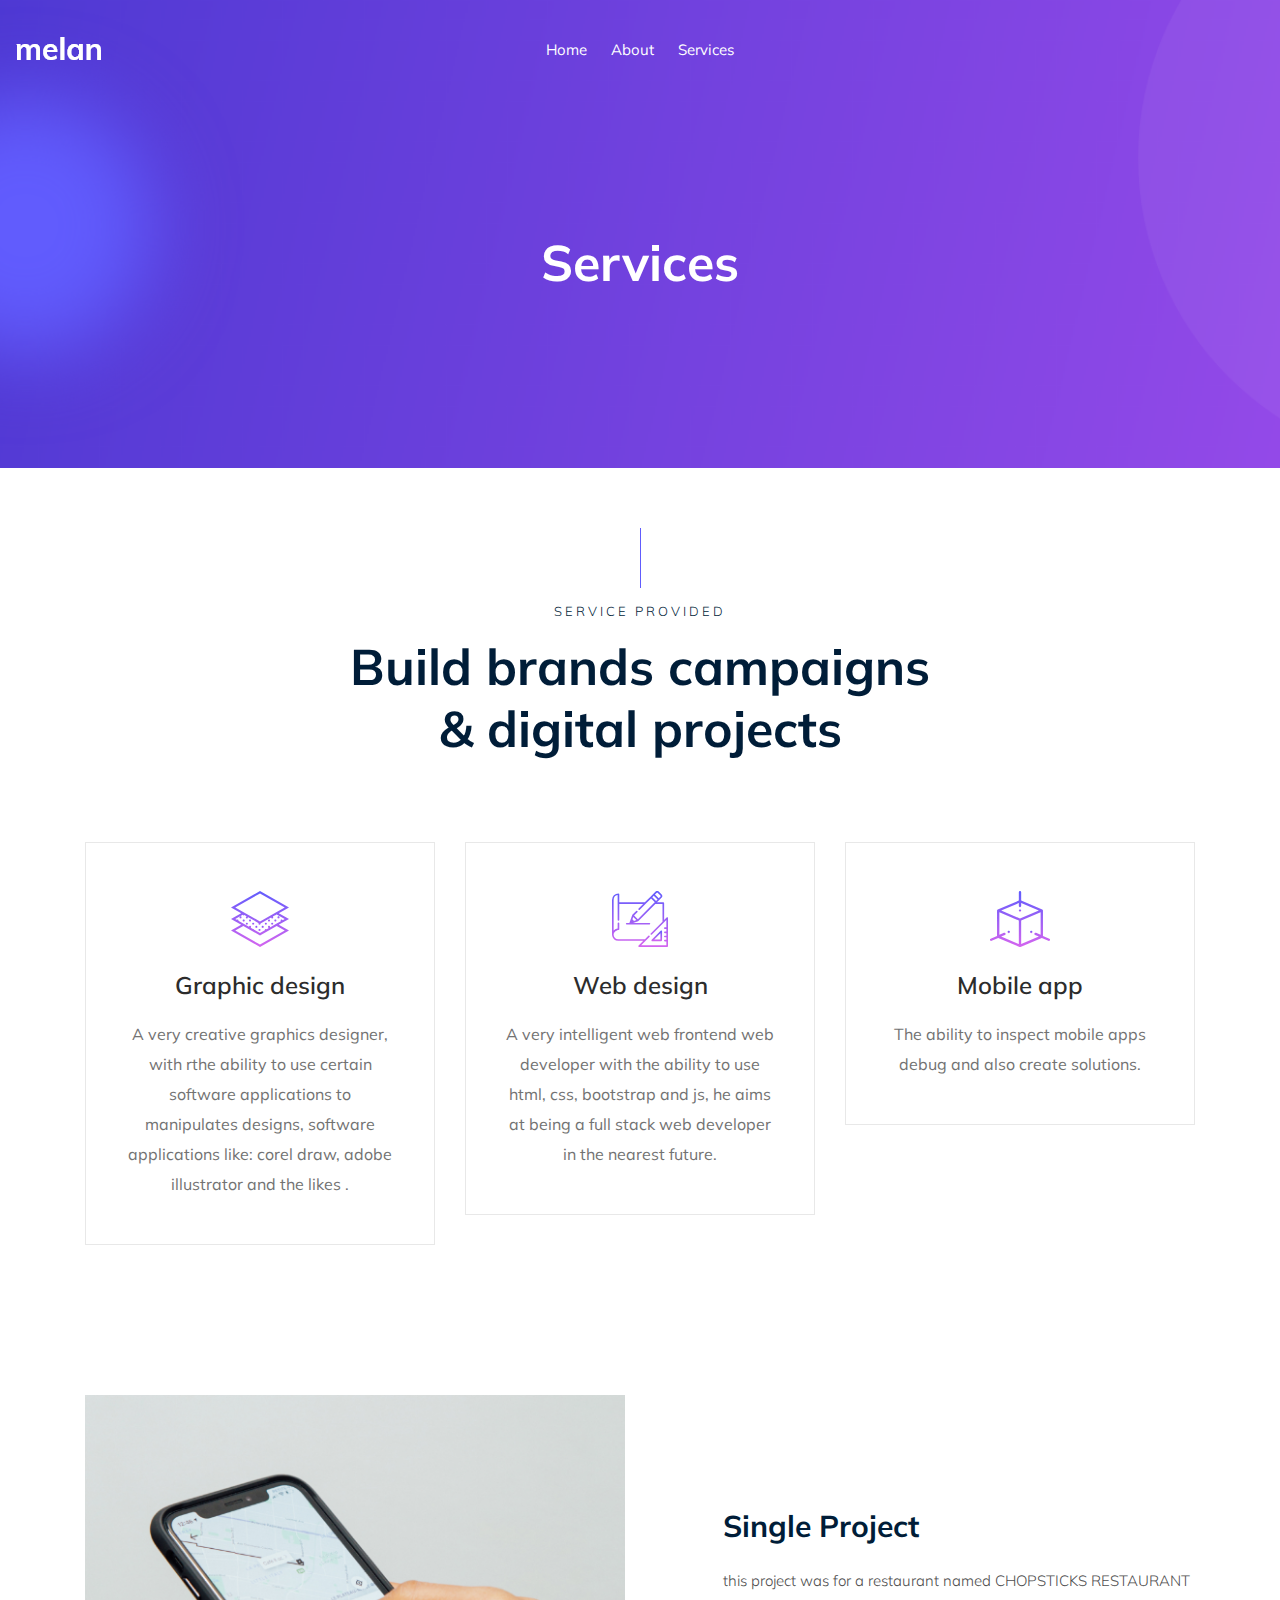
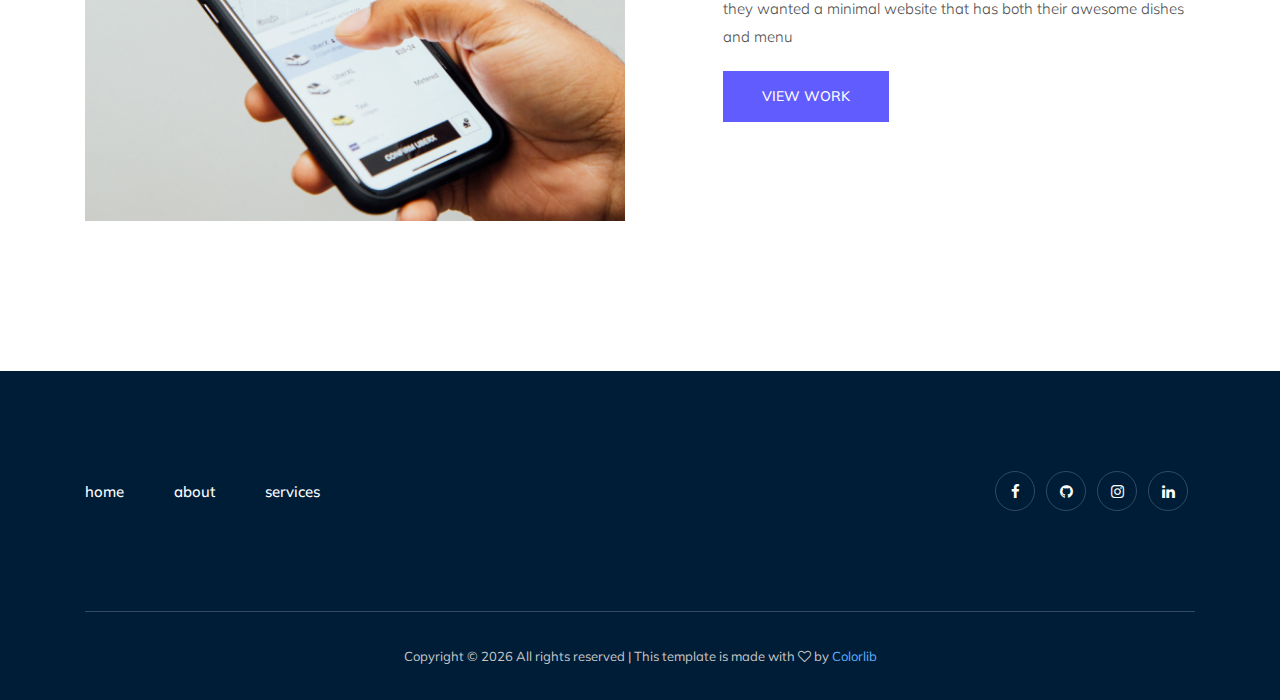
<file: services.html>
<!doctype html>
<html class="no-js" lang="zxx">


<!-- Mirrored from preview.colorlib.com/theme/melan/services.html by HTTrack Website Copier/3.x [XR&CO'2014], Fri, 30 Oct 2020 09:38:16 GMT -->

<head>
    <meta charset="utf-8">
    <meta http-equiv="x-ua-compatible" content="ie=edge">
    <title>Melan</title>
    <meta name="description" content="">
    <meta name="viewport" content="width=device-width, initial-scale=1">

    <!-- <link rel="manifest" href="site.webmanifest"> -->
    <!-- Place favicon.ico in the root directory -->

    <!-- CSS here -->
    <link rel="stylesheet" href="css/bootstrap.min.css">
    <link rel="stylesheet" href="css/owl.carousel.min.css">
    <link rel="stylesheet" href="css/magnific-popup.css">
    <link rel="stylesheet" href="css/font-awesome.min.css">
    <link rel="stylesheet" href="css/themify-icons.css">
    <link rel="stylesheet" href="css/nice-select.css">
    <link rel="stylesheet" href="css/flaticon.css">
    <link rel="stylesheet" href="css/gijgo.css">
    <link rel="stylesheet" href="css/animate.min.css">
    <link rel="stylesheet" href="css/slick.css">
    <link rel="stylesheet" href="css/slicknav.css">
    <link rel="stylesheet" href="css/style.css">
    <!-- <link rel="stylesheet" href="css/responsive.css"> -->

    <!-- Start of Async Callbell Code -->
    <script>
        window.callbellSettings = {
            token: "JaR9zrtjZBSuZefRZntqTSRA"
        };
    </script>
    <script>
        (function () { var w = window; var ic = w.callbell; if (typeof ic === "function") { ic('reattach_activator'); ic('update', callbellSettings); } else { var d = document; var i = function () { i.c(arguments) }; i.q = []; i.c = function (args) { i.q.push(args) }; w.Callbell = i; var l = function () { var s = d.createElement('script'); s.type = 'text/javascript'; s.async = true; s.src = 'https://dash.callbell.eu/include/' + window.callbellSettings.token + '.js'; var x = d.getElementsByTagName('script')[0]; x.parentNode.insertBefore(s, x); }; if (w.attachEvent) { w.attachEvent('onload', l); } else { w.addEventListener('load', l, false); } } })()
    </script>
    <!-- End of Async Callbell Code -->


</head>

<body>
    <!--[if lte IE 9]>
            <p class="browserupgrade">You are using an <strong>outdated</strong> browser. Please <a href="https://browsehappy.com/">upgrade your browser</a> to improve your experience and security.</p>
        <![endif]-->

    <!-- header-start -->
    <header>
        <div class="header-area ">
            <div id="sticky-header" class="main-header-area">
                <div class="container-fluid">
                    <div class="row align-items-center">
                        <div class="col-xl-3 col-lg-2">
                            <div class="logo">
                                <a href="index-2.html">
                                    <img src="img/logo.png" alt="">
                                </a>
                            </div>
                        </div>
                        <div class="col-xl-6 col-lg-7">
                            <div class="main-menu  d-none d-lg-block">
                                <nav>
                                    <ul id="navigation">
                                        <li><a class="active" href="index-2.html">home</a></li>
                                        <li><a href="about.html">About</a></li>
                                        <li><a href="services.html">Services</a></li>
                                    </ul>
                                </nav>
                            </div>
                        </div>


                    </div>
                </div>
            </div>
    </header>
    <!-- header-end -->

    <!-- bradcam_area  -->
    <div class="bradcam_area bradcam_bg_1">
        <div class="container">
            <div class="row">
                <div class="col-xl-12">
                    <div class="bradcam_text text-center">
                        <h3>Services</h3>
                    </div>
                </div>
            </div>
        </div>
    </div>
    <!-- /bradcam_area  -->
    <!-- service_area  -->
    <div class="service_area">
        <div class="container">
            <div class="row">
                <div class="col-xl-12">
                    <div class="section_title text-center mb-65">
                        <span>Service Provided</span>
                        <h3>Build brands campaigns <br>
                            & digital projects</h3>
                    </div>
                </div>
            </div>
            <div class="row">
                <div class="col-xl-4 col-md-4">
                    <div class="single_service text-center">
                        <div class="icon">
                            <img src="img/svg_icon/1.svg" alt="">
                        </div>
                        <h3>Graphic design</h3>
                        <p>A very creative graphics designer, with rthe ability to use certain software applications to
                            manipulates designs, software applications like: corel draw, adobe illustrator and the likes
                            .</p>
                    </div>
                </div>
                <div class="col-xl-4 col-md-4">
                    <div class="single_service text-center">
                        <div class="icon">
                            <img src="img/svg_icon/2.svg" alt="">
                        </div>
                        <h3>Web design</h3>
                        <p>A very intelligent web frontend web developer with the ability to use html, css, bootstrap
                            and js, he aims at being a full stack web developer in the nearest future.</p>
                    </div>
                </div>
                <div class="col-xl-4 col-md-4">
                    <div class="single_service text-center">
                        <div class="icon">
                            <img src="img/svg_icon/3.svg" alt="">
                        </div>
                        <h3>Mobile app</h3>
                        <p> The ability to inspect mobile apps debug and also create solutions.</p>
                    </div>
                </div>
            </div>
        </div>
    </div>
    <!--/ service_area  -->

    <div class="project_area">
        <div class="container">
            <div class="row align-items-center">
                <div class="col-xl-6">
                    <div class="projects_thumb">
                        <img src="img/about/projects.png" alt="">
                    </div>
                </div>
                <div class="col-xl-6">
                    <div class="projects_info">
                        <h3>Single Project</h3>
                        <p> this project was for a restaurant named CHOPSTICKS RESTAURANT they wanted a minimal website
                            that has both their awesome dishes and menu</p>
                        <a target="_blank" href="https://unaccredited-ideas.000webhostapp.com/index.html"
                            class="boxed-btn3">VIEW
                            WORK</a>
                    </div>
                </div>
            </div>
        </div>
    </div>

    <!-- 
    <div class="discuss_projects">
        <div class="container">
            <div class="row">
                <div class="col-xl-12">
                    <div class="project_text text-center">
                        <h3>Let’s discuss for a project</h3>
                        <p>Lorem ipsum dolor sit amet, consectetur adipiscing elit sed do eiusmod tempor <br> incididunt
                            ut labore et dolore magna aliqua.</p>
                        <a class="boxed-btn3" href="#">Start Talking</a>
                    </div>
                </div>
            </div>
        </div>
    </div>

    <!-- footer start -->
    <footer class="footer">
        <div class="footer_top">
            <div class="container">
                <div class="row align-items-center">
                    <div class="col-xl-6 col-md-6">
                        <div class="menu_links">
                            <ul>
                                <li><a href="index-2.html">home</a></li>
                                <li><a href="about.html">about</a></li>
                                <li><a href="services.html">services</a></li>
                            </ul>
                        </div>
                    </div>
                    <div class="col-xl-6 col-md-6">
                        <div class="socail_links">
                            <ul>
                                <li><a href="#"> <i class="fa fa-facebook"></i> </a></li>
                                <li><a href="https://github.com/isaac-dev986"> <i class="fa fa-github"></i> </a></li>
                                <li><a href="https://www.instagram.com/stephenisaac47/"> <i class="fa fa-instagram"></i>
                                    </a></li>
                                <li><a href="https://www.linkedin.com/in/isaac-stephen-371ab71ba/"> <i
                                            class="fa fa-linkedin"></i> </a>
                                </li>
                            </ul>
                        </div>
                    </div>
                </div>
            </div>
        </div>
        <div class="copy-right_text">
            <div class="container">
                <div class="footer_border"></div>
                <div class="row">
                    <div class="col-xl-12">
                        <p class="copy_right text-center">
                            <!-- Link back to Colorlib can't be removed. Template is licensed under CC BY 3.0. -->
                            Copyright &copy;
                            <script>document.write(new Date().getFullYear());</script> All rights reserved | This
                            template is made with <i class="fa fa-heart-o" aria-hidden="true"></i> by <a
                                href="https://colorlib.com/" target="_blank">Colorlib</a>
                            <!-- Link back to Colorlib can't be removed. Template is licensed under CC BY 3.0. -->
                        </p>
                    </div>
                </div>
            </div>
        </div>
    </footer>
    <!--/ footer end  -->

    <!-- JS here -->
    <script src="js/vendor/modernizr-3.5.0.min.js"></script>
    <script src="js/vendor/jquery-1.12.4.min.js"></script>
    <script src="js/popper.min.js"></script>
    <script src="js/bootstrap.min.js"></script>
    <script src="js/owl.carousel.min.js"></script>
    <script src="js/isotope.pkgd.min.js"></script>
    <script src="js/ajax-form.js"></script>
    <script src="js/waypoints.min.js"></script>
    <script src="js/jquery.counterup.min.js"></script>
    <script src="js/imagesloaded.pkgd.min.js"></script>
    <script src="js/scrollIt.js"></script>
    <script src="js/jquery.scrollUp.min.js"></script>
    <script src="js/wow.min.js"></script>
    <script src="js/nice-select.min.js"></script>
    <script src="js/jquery.slicknav.min.js"></script>
    <script src="js/jquery.magnific-popup.min.js"></script>
    <script src="js/plugins.js"></script>
    <script src="js/gijgo.min.js"></script>

    <!--contact js-->
    <script src="js/contact.js"></script>
    <script src="js/jquery.ajaxchimp.min.js"></script>
    <script src="js/jquery.form.js"></script>
    <script src="js/jquery.validate.min.js"></script>
    <script src="js/mail-script.js"></script>

    <script src="js/main.js"></script>

    <!-- Global site tag (gtag.js) - Google Analytics -->
    <script async src="https://www.googletagmanager.com/gtag/js?id=UA-23581568-13"></script>
    <script>
        window.dataLayer = window.dataLayer || [];
        function gtag() { dataLayer.push(arguments); }
        gtag('js', new Date());

        gtag('config', 'UA-23581568-13');
    </script>

</body>


<!-- Mirrored from preview.colorlib.com/theme/melan/services.html by HTTrack Website Copier/3.x [XR&CO'2014], Fri, 30 Oct 2020 09:38:24 GMT -->

</html>
</file>
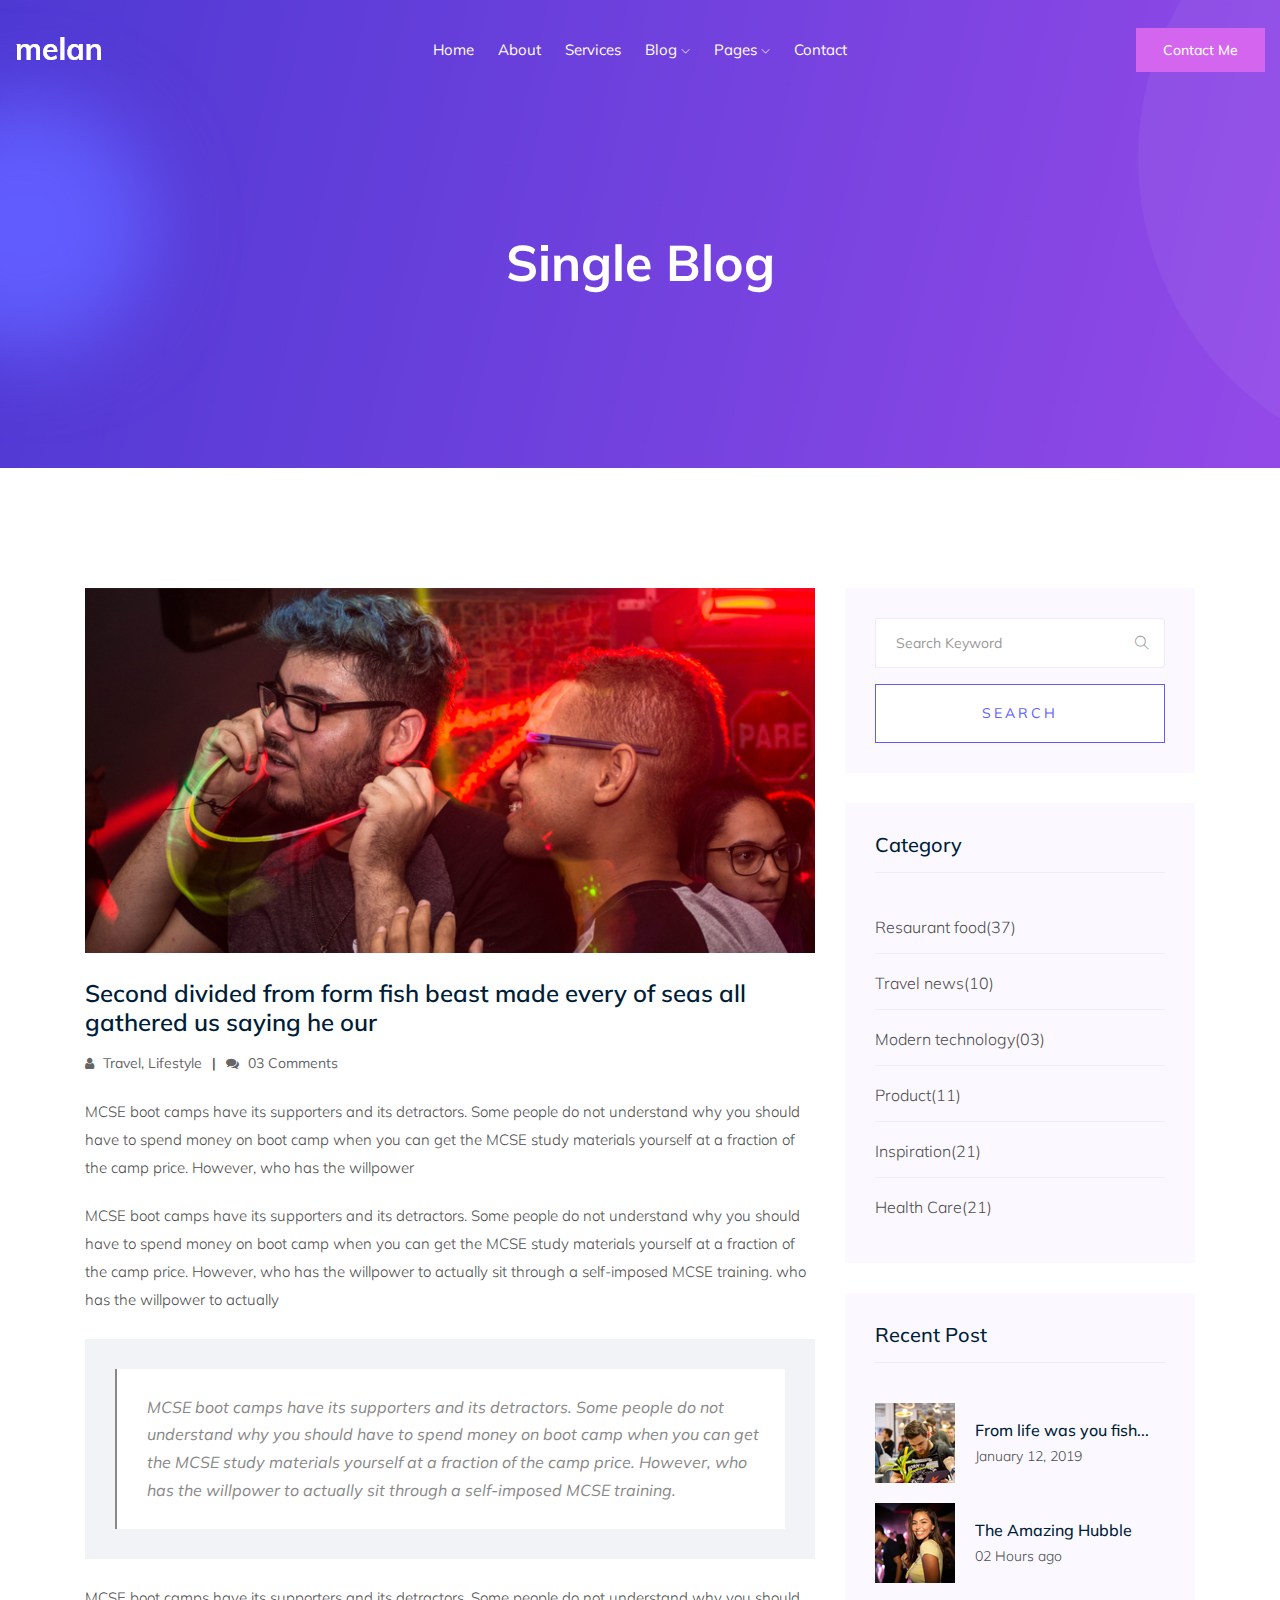
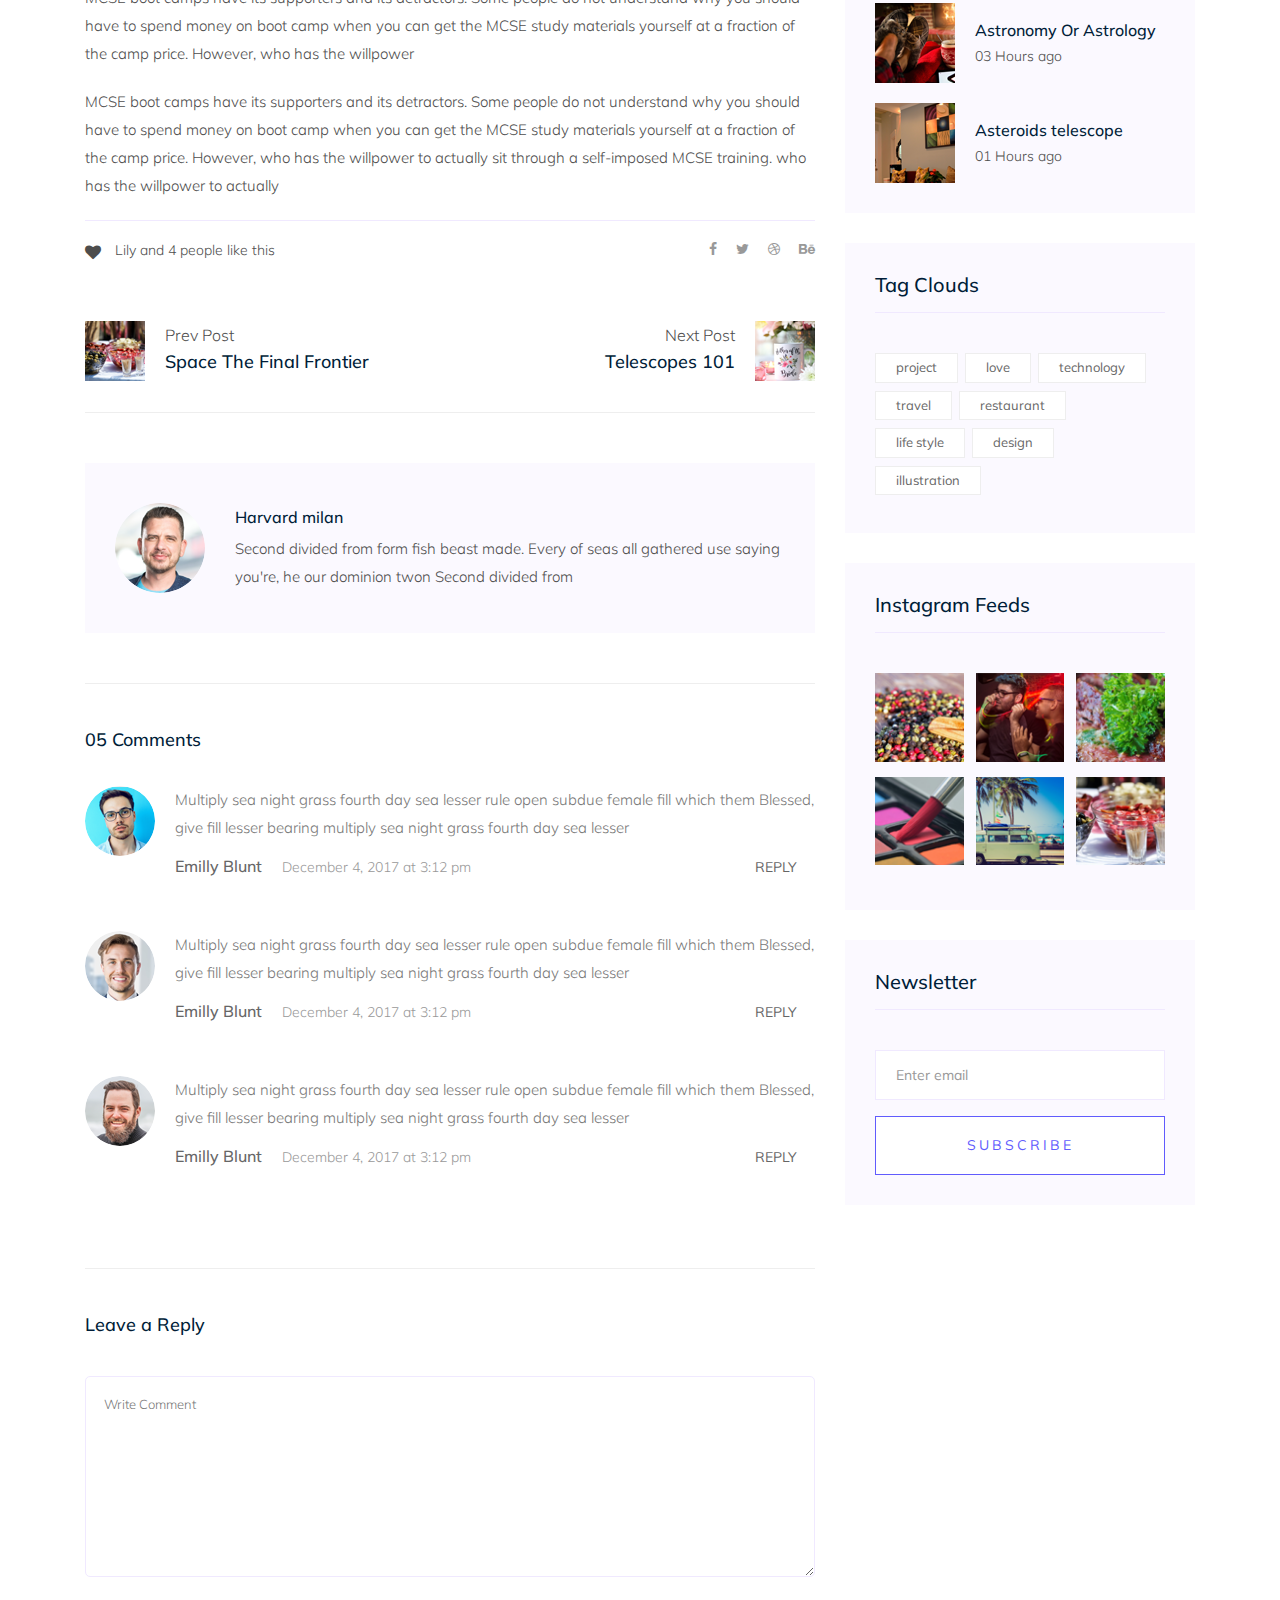
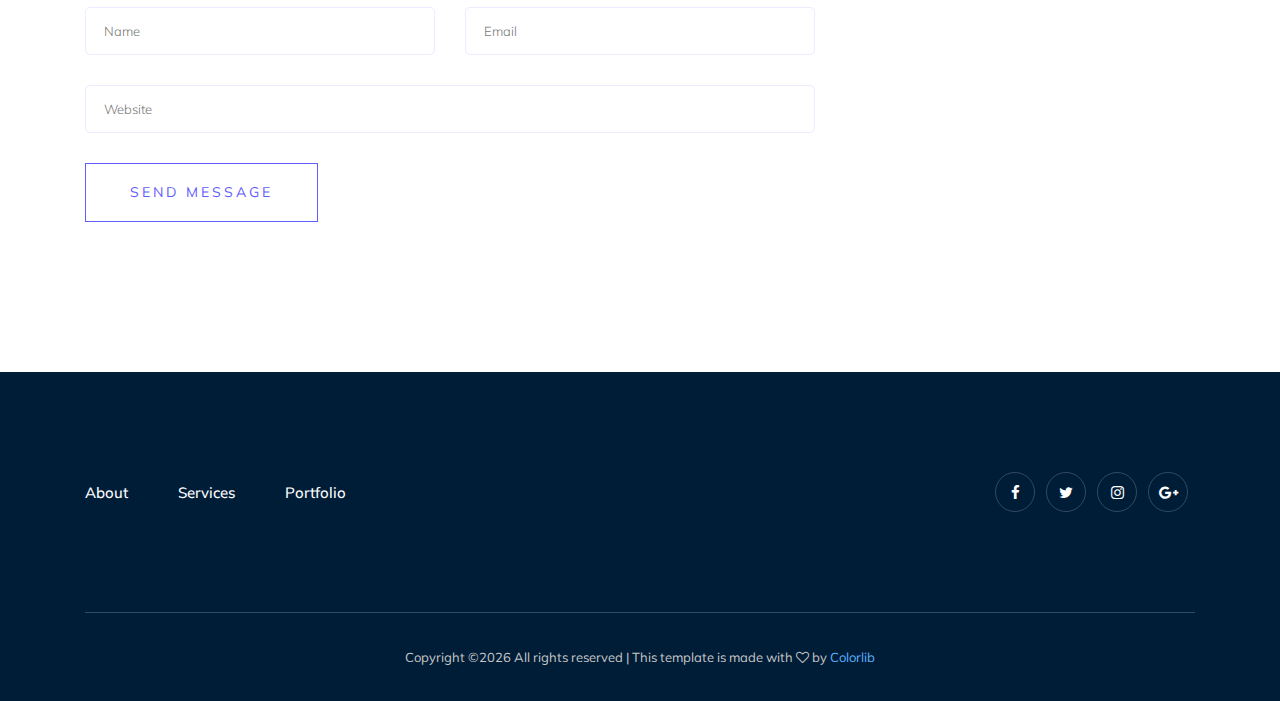
<file: single-blog.html>
<!doctype html>
<html class="no-js" lang="zxx">


<!-- Mirrored from preview.colorlib.com/theme/melan/single-blog.html by HTTrack Website Copier/3.x [XR&CO'2014], Fri, 30 Oct 2020 09:38:57 GMT -->
<head>
   <meta charset="utf-8">
   <meta http-equiv="x-ua-compatible" content="ie=edge">
   <title>Melan</title>
   <meta name="description" content="">
   <meta name="viewport" content="width=device-width, initial-scale=1">

   <!-- <link rel="manifest" href="site.webmanifest"> -->
   <!-- Place favicon.ico in the root directory -->

   <!-- CSS here -->
   <link rel="stylesheet" href="css/bootstrap.min.css">
   <link rel="stylesheet" href="css/owl.carousel.min.css">
   <link rel="stylesheet" href="css/magnific-popup.css">
   <link rel="stylesheet" href="css/font-awesome.min.css">
   <link rel="stylesheet" href="css/themify-icons.css">
   <link rel="stylesheet" href="css/nice-select.css">
   <link rel="stylesheet" href="css/flaticon.css">
   <link rel="stylesheet" href="css/gijgo.css">
   <link rel="stylesheet" href="css/animate.min.css">
   <link rel="stylesheet" href="css/slicknav.css">
   <link rel="stylesheet" href="css/style.css">
   <!-- <link rel="stylesheet" href="css/responsive.css"> -->
</head>

<body>
   <!--[if lte IE 9]>
            <p class="browserupgrade">You are using an <strong>outdated</strong> browser. Please <a href="https://browsehappy.com/">upgrade your browser</a> to improve your experience and security.</p>
        <![endif]-->
    <!-- header-start -->
    <header>
         <div class="header-area ">
             <div id="sticky-header" class="main-header-area">
                 <div class="container-fluid">
                     <div class="row align-items-center">
                         <div class="col-xl-3 col-lg-2">
                             <div class="logo">
                                 <a href="index-2.html">
                                     <img src="img/logo.png" alt="">
                                 </a>
                             </div>
                         </div>
                         <div class="col-xl-6 col-lg-7">
                             <div class="main-menu  d-none d-lg-block">
                                 <nav>
                                     <ul id="navigation">
                                         <li><a class="active" href="index-2.html">home</a></li>
                                         <li><a href="about.html">About</a></li>
                                         <li><a href="services.html">Services</a></li>
                                         <li><a href="#">blog <i class="ti-angle-down"></i></a>
                                             <ul class="submenu">
                                                 <li><a href="blog.html">blog</a></li>
                                                 <li><a href="single-blog.html">single-blog</a></li>
                                             </ul>
                                         </li>
                                         <li><a href="#">pages <i class="ti-angle-down"></i></a>
                                             <ul class="submenu">
                                                  <li><a href="elements.html">elements</a></li>
                                             </ul>
                                         </li>
                                         <li><a href="contact.html">Contact</a></li>
                                     </ul>
                                 </nav>
                             </div>
                         </div>
                         <div class="col-xl-3 col-lg-3 d-none d-lg-block">
                             <div class="Appointment">
                                 <div class="book_btn d-none d-lg-block">
                                     <a  href="#">Contact Me</a>
                                 </div>
                             </div>
                         </div>
                         <div class="col-12">
                             <div class="mobile_menu d-block d-lg-none"></div>
                         </div>
                     </div>
 
                 </div>
             </div>
         </div>
     </header>
     <!-- header-end -->
 
     <!-- bradcam_area  -->
     <div class="bradcam_area bradcam_bg_1">
         <div class="container">
             <div class="row">
                 <div class="col-xl-12">
                     <div class="bradcam_text text-center">
                         <h3>Single Blog</h3>
                     </div>
                 </div>
             </div>
         </div>
     </div>
     <!-- /bradcam_area  -->

   <!--================Blog Area =================-->
   <section class="blog_area single-post-area section-padding">
      <div class="container">
         <div class="row">
            <div class="col-lg-8 posts-list">
               <div class="single-post">
                  <div class="feature-img">
                     <img class="img-fluid" src="img/blog/single_blog_1.png" alt="">
                  </div>
                  <div class="blog_details">
                     <h2>Second divided from form fish beast made every of seas
                        all gathered us saying he our
                     </h2>
                     <ul class="blog-info-link mt-3 mb-4">
                        <li><a href="#"><i class="fa fa-user"></i> Travel, Lifestyle</a></li>
                        <li><a href="#"><i class="fa fa-comments"></i> 03 Comments</a></li>
                     </ul>
                     <p class="excert">
                        MCSE boot camps have its supporters and its detractors. Some people do not understand why you
                        should have to spend money on boot camp when you can get the MCSE study materials yourself at a
                        fraction of the camp price. However, who has the willpower
                     </p>
                     <p>
                        MCSE boot camps have its supporters and its detractors. Some people do not understand why you
                        should have to spend money on boot camp when you can get the MCSE study materials yourself at a
                        fraction of the camp price. However, who has the willpower to actually sit through a
                        self-imposed MCSE training. who has the willpower to actually
                     </p>
                     <div class="quote-wrapper">
                        <div class="quotes">
                           MCSE boot camps have its supporters and its detractors. Some people do not understand why you
                           should have to spend money on boot camp when you can get the MCSE study materials yourself at
                           a fraction of the camp price. However, who has the willpower to actually sit through a
                           self-imposed MCSE training.
                        </div>
                     </div>
                     <p>
                        MCSE boot camps have its supporters and its detractors. Some people do not understand why you
                        should have to spend money on boot camp when you can get the MCSE study materials yourself at a
                        fraction of the camp price. However, who has the willpower
                     </p>
                     <p>
                        MCSE boot camps have its supporters and its detractors. Some people do not understand why you
                        should have to spend money on boot camp when you can get the MCSE study materials yourself at a
                        fraction of the camp price. However, who has the willpower to actually sit through a
                        self-imposed MCSE training. who has the willpower to actually
                     </p>
                  </div>
               </div>
               <div class="navigation-top">
                  <div class="d-sm-flex justify-content-between text-center">
                     <p class="like-info"><span class="align-middle"><i class="fa fa-heart"></i></span> Lily and 4
                        people like this</p>
                     <div class="col-sm-4 text-center my-2 my-sm-0">
                        <!-- <p class="comment-count"><span class="align-middle"><i class="fa fa-comment"></i></span> 06 Comments</p> -->
                     </div>
                     <ul class="social-icons">
                        <li><a href="#"><i class="fa fa-facebook-f"></i></a></li>
                        <li><a href="#"><i class="fa fa-twitter"></i></a></li>
                        <li><a href="#"><i class="fa fa-dribbble"></i></a></li>
                        <li><a href="#"><i class="fa fa-behance"></i></a></li>
                     </ul>
                  </div>
                  <div class="navigation-area">
                     <div class="row">
                        <div
                           class="col-lg-6 col-md-6 col-12 nav-left flex-row d-flex justify-content-start align-items-center">
                           <div class="thumb">
                              <a href="#">
                                 <img class="img-fluid" src="img/post/preview.png" alt="">
                              </a>
                           </div>
                           <div class="arrow">
                              <a href="#">
                                 <span class="lnr text-white ti-arrow-left"></span>
                              </a>
                           </div>
                           <div class="detials">
                              <p>Prev Post</p>
                              <a href="#">
                                 <h4>Space The Final Frontier</h4>
                              </a>
                           </div>
                        </div>
                        <div
                           class="col-lg-6 col-md-6 col-12 nav-right flex-row d-flex justify-content-end align-items-center">
                           <div class="detials">
                              <p>Next Post</p>
                              <a href="#">
                                 <h4>Telescopes 101</h4>
                              </a>
                           </div>
                           <div class="arrow">
                              <a href="#">
                                 <span class="lnr text-white ti-arrow-right"></span>
                              </a>
                           </div>
                           <div class="thumb">
                              <a href="#">
                                 <img class="img-fluid" src="img/post/next.png" alt="">
                              </a>
                           </div>
                        </div>
                     </div>
                  </div>
               </div>
               <div class="blog-author">
                  <div class="media align-items-center">
                     <img src="img/blog/author.png" alt="">
                     <div class="media-body">
                        <a href="#">
                           <h4>Harvard milan</h4>
                        </a>
                        <p>Second divided from form fish beast made. Every of seas all gathered use saying you're, he
                           our dominion twon Second divided from</p>
                     </div>
                  </div>
               </div>
               <div class="comments-area">
                  <h4>05 Comments</h4>
                  <div class="comment-list">
                     <div class="single-comment justify-content-between d-flex">
                        <div class="user justify-content-between d-flex">
                           <div class="thumb">
                              <img src="img/comment/comment_1.png" alt="">
                           </div>
                           <div class="desc">
                              <p class="comment">
                                 Multiply sea night grass fourth day sea lesser rule open subdue female fill which them
                                 Blessed, give fill lesser bearing multiply sea night grass fourth day sea lesser
                              </p>
                              <div class="d-flex justify-content-between">
                                 <div class="d-flex align-items-center">
                                    <h5>
                                       <a href="#">Emilly Blunt</a>
                                    </h5>
                                    <p class="date">December 4, 2017 at 3:12 pm </p>
                                 </div>
                                 <div class="reply-btn">
                                    <a href="#" class="btn-reply text-uppercase">reply</a>
                                 </div>
                              </div>
                           </div>
                        </div>
                     </div>
                  </div>
                  <div class="comment-list">
                     <div class="single-comment justify-content-between d-flex">
                        <div class="user justify-content-between d-flex">
                           <div class="thumb">
                              <img src="img/comment/comment_2.png" alt="">
                           </div>
                           <div class="desc">
                              <p class="comment">
                                 Multiply sea night grass fourth day sea lesser rule open subdue female fill which them
                                 Blessed, give fill lesser bearing multiply sea night grass fourth day sea lesser
                              </p>
                              <div class="d-flex justify-content-between">
                                 <div class="d-flex align-items-center">
                                    <h5>
                                       <a href="#">Emilly Blunt</a>
                                    </h5>
                                    <p class="date">December 4, 2017 at 3:12 pm </p>
                                 </div>
                                 <div class="reply-btn">
                                    <a href="#" class="btn-reply text-uppercase">reply</a>
                                 </div>
                              </div>
                           </div>
                        </div>
                     </div>
                  </div>
                  <div class="comment-list">
                     <div class="single-comment justify-content-between d-flex">
                        <div class="user justify-content-between d-flex">
                           <div class="thumb">
                              <img src="img/comment/comment_3.png" alt="">
                           </div>
                           <div class="desc">
                              <p class="comment">
                                 Multiply sea night grass fourth day sea lesser rule open subdue female fill which them
                                 Blessed, give fill lesser bearing multiply sea night grass fourth day sea lesser
                              </p>
                              <div class="d-flex justify-content-between">
                                 <div class="d-flex align-items-center">
                                    <h5>
                                       <a href="#">Emilly Blunt</a>
                                    </h5>
                                    <p class="date">December 4, 2017 at 3:12 pm </p>
                                 </div>
                                 <div class="reply-btn">
                                    <a href="#" class="btn-reply text-uppercase">reply</a>
                                 </div>
                              </div>
                           </div>
                        </div>
                     </div>
                  </div>
               </div>
               <div class="comment-form">
                  <h4>Leave a Reply</h4>
                  <form class="form-contact comment_form" action="#" id="commentForm">
                     <div class="row">
                        <div class="col-12">
                           <div class="form-group">
                              <textarea class="form-control w-100" name="comment" id="comment" cols="30" rows="9"
                                 placeholder="Write Comment"></textarea>
                           </div>
                        </div>
                        <div class="col-sm-6">
                           <div class="form-group">
                              <input class="form-control" name="name" id="name" type="text" placeholder="Name">
                           </div>
                        </div>
                        <div class="col-sm-6">
                           <div class="form-group">
                              <input class="form-control" name="email" id="email" type="email" placeholder="Email">
                           </div>
                        </div>
                        <div class="col-12">
                           <div class="form-group">
                              <input class="form-control" name="website" id="website" type="text" placeholder="Website">
                           </div>
                        </div>
                     </div>
                     <div class="form-group">
                        <button type="submit" class="button button-contactForm btn_1 boxed-btn">Send Message</button>
                     </div>
                  </form>
               </div>
            </div>
            <div class="col-lg-4">
               <div class="blog_right_sidebar">
                  <aside class="single_sidebar_widget search_widget">
                     <form action="#">
                        <div class="form-group">
                           <div class="input-group mb-3">
                              <input type="text" class="form-control" placeholder='Search Keyword'
                                 onfocus="this.placeholder = ''" onblur="this.placeholder = 'Search Keyword'">
                              <div class="input-group-append">
                                 <button class="btn" type="button"><i class="ti-search"></i></button>
                              </div>
                           </div>
                        </div>
                        <button class="button rounded-0 primary-bg text-white w-100 btn_1 boxed-btn"
                           type="submit">Search</button>
                     </form>
                  </aside>
                  <aside class="single_sidebar_widget post_category_widget">
                     <h4 class="widget_title">Category</h4>
                     <ul class="list cat-list">
                        <li>
                           <a href="#" class="d-flex">
                              <p>Resaurant food</p>
                              <p>(37)</p>
                           </a>
                        </li>
                        <li>
                           <a href="#" class="d-flex">
                              <p>Travel news</p>
                              <p>(10)</p>
                           </a>
                        </li>
                        <li>
                           <a href="#" class="d-flex">
                              <p>Modern technology</p>
                              <p>(03)</p>
                           </a>
                        </li>
                        <li>
                           <a href="#" class="d-flex">
                              <p>Product</p>
                              <p>(11)</p>
                           </a>
                        </li>
                        <li>
                           <a href="#" class="d-flex">
                              <p>Inspiration</p>
                              <p>(21)</p>
                           </a>
                        </li>
                        <li>
                           <a href="#" class="d-flex">
                              <p>Health Care</p>
                              <p>(21)</p>
                           </a>
                        </li>
                     </ul>
                  </aside>
                  <aside class="single_sidebar_widget popular_post_widget">
                     <h3 class="widget_title">Recent Post</h3>
                     <div class="media post_item">
                        <img src="img/post/post_1.png" alt="post">
                        <div class="media-body">
                           <a href="single-blog.html">
                              <h3>From life was you fish...</h3>
                           </a>
                           <p>January 12, 2019</p>
                        </div>
                     </div>
                     <div class="media post_item">
                        <img src="img/post/post_2.png" alt="post">
                        <div class="media-body">
                           <a href="single-blog.html">
                              <h3>The Amazing Hubble</h3>
                           </a>
                           <p>02 Hours ago</p>
                        </div>
                     </div>
                     <div class="media post_item">
                        <img src="img/post/post_3.png" alt="post">
                        <div class="media-body">
                           <a href="single-blog.html">
                              <h3>Astronomy Or Astrology</h3>
                           </a>
                           <p>03 Hours ago</p>
                        </div>
                     </div>
                     <div class="media post_item">
                        <img src="img/post/post_4.png" alt="post">
                        <div class="media-body">
                           <a href="single-blog.html">
                              <h3>Asteroids telescope</h3>
                           </a>
                           <p>01 Hours ago</p>
                        </div>
                     </div>
                  </aside>
                  <aside class="single_sidebar_widget tag_cloud_widget">
                     <h4 class="widget_title">Tag Clouds</h4>
                     <ul class="list">
                        <li>
                           <a href="#">project</a>
                        </li>
                        <li>
                           <a href="#">love</a>
                        </li>
                        <li>
                           <a href="#">technology</a>
                        </li>
                        <li>
                           <a href="#">travel</a>
                        </li>
                        <li>
                           <a href="#">restaurant</a>
                        </li>
                        <li>
                           <a href="#">life style</a>
                        </li>
                        <li>
                           <a href="#">design</a>
                        </li>
                        <li>
                           <a href="#">illustration</a>
                        </li>
                     </ul>
                  </aside>
                  <aside class="single_sidebar_widget instagram_feeds">
                     <h4 class="widget_title">Instagram Feeds</h4>
                     <ul class="instagram_row flex-wrap">
                        <li>
                           <a href="#">
                              <img class="img-fluid" src="img/post/post_5.png" alt="">
                           </a>
                        </li>
                        <li>
                           <a href="#">
                              <img class="img-fluid" src="img/post/post_6.png" alt="">
                           </a>
                        </li>
                        <li>
                           <a href="#">
                              <img class="img-fluid" src="img/post/post_7.png" alt="">
                           </a>
                        </li>
                        <li>
                           <a href="#">
                              <img class="img-fluid" src="img/post/post_8.png" alt="">
                           </a>
                        </li>
                        <li>
                           <a href="#">
                              <img class="img-fluid" src="img/post/post_9.png" alt="">
                           </a>
                        </li>
                        <li>
                           <a href="#">
                              <img class="img-fluid" src="img/post/post_10.png" alt="">
                           </a>
                        </li>
                     </ul>
                  </aside>
                  <aside class="single_sidebar_widget newsletter_widget">
                     <h4 class="widget_title">Newsletter</h4>
                     <form action="#">
                        <div class="form-group">
                           <input type="email" class="form-control" onfocus="this.placeholder = ''"
                              onblur="this.placeholder = 'Enter email'" placeholder='Enter email' required>
                        </div>
                        <button class="button rounded-0 primary-bg text-white w-100 btn_1 boxed-btn"
                           type="submit">Subscribe</button>
                     </form>
                  </aside>
               </div>
            </div>
         </div>
      </div>
   </section>
   <!--================ Blog Area end =================-->

 
     <!-- footer start -->
     <footer class="footer">
         <div class="footer_top">
             <div class="container">
                 <div class="row align-items-center">
                     <div class="col-xl-6 col-md-6">
                         <div class="menu_links">
                             <ul>
                                 <li><a href="#">About</a></li>
                                 <li><a href="#">Services</a></li>
                                 <li><a href="#">Portfolio</a></li>
                             </ul>
                         </div>
                     </div>
                     <div class="col-xl-6 col-md-6">
                         <div class="socail_links">
                             <ul>
                                 <li><a href="#"> <i class="fa fa-facebook"></i> </a></li>
                                 <li><a href="#"> <i class="fa fa-twitter"></i> </a></li>
                                 <li><a href="#"> <i class="fa fa-instagram"></i> </a></li>
                                 <li><a href="#"> <i class="fa fa-google-plus"></i> </a></li>
                             </ul>
                         </div>
                     </div>
                 </div>
             </div>
         </div>
         <div class="copy-right_text">
             <div class="container">
                 <div class="footer_border"></div>
                 <div class="row">
                     <div class="col-xl-12">
                         <p class="copy_right text-center">
                             <!-- Link back to Colorlib can't be removed. Template is licensed under CC BY 3.0. -->
Copyright &copy;<script>document.write(new Date().getFullYear());</script> All rights reserved | This template is made with <i class="fa fa-heart-o" aria-hidden="true"></i> by <a href="https://colorlib.com/" target="_blank">Colorlib</a>
<!-- Link back to Colorlib can't be removed. Template is licensed under CC BY 3.0. -->
                         </p>
                     </div>
                 </div>
             </div>
         </div>
     </footer>
     <!--/ footer end  -->


   <!-- JS here -->
   <script src="js/vendor/modernizr-3.5.0.min.js"></script>
   <script src="js/vendor/jquery-1.12.4.min.js"></script>
   <script src="js/popper.min.js"></script>
   <script src="js/bootstrap.min.js"></script>
   <script src="js/owl.carousel.min.js"></script>
   <script src="js/isotope.pkgd.min.js"></script>
   <script src="js/ajax-form.js"></script>
   <script src="js/waypoints.min.js"></script>
   <script src="js/jquery.counterup.min.js"></script>
   <script src="js/imagesloaded.pkgd.min.js"></script>
   <script src="js/scrollIt.js"></script>
   <script src="js/jquery.scrollUp.min.js"></script>
   <script src="js/wow.min.js"></script>
   <script src="js/nice-select.min.js"></script>
   <script src="js/jquery.slicknav.min.js"></script>
   <script src="js/jquery.magnific-popup.min.js"></script>
   <script src="js/plugins.js"></script>
   <script src="js/gijgo.min.js"></script>

   <!--contact js-->
   <script src="js/contact.js"></script>
   <script src="js/jquery.ajaxchimp.min.js"></script>
   <script src="js/jquery.form.js"></script>
   <script src="js/jquery.validate.min.js"></script>
   <script src="js/mail-script.js"></script>

   <script src="js/main.js"></script>

<!-- Global site tag (gtag.js) - Google Analytics -->
<script async src="https://www.googletagmanager.com/gtag/js?id=UA-23581568-13"></script>
<script>
  window.dataLayer = window.dataLayer || [];
  function gtag(){dataLayer.push(arguments);}
  gtag('js', new Date());

  gtag('config', 'UA-23581568-13');
</script>

</body>


<!-- Mirrored from preview.colorlib.com/theme/melan/single-blog.html by HTTrack Website Copier/3.x [XR&CO'2014], Fri, 30 Oct 2020 09:39:00 GMT -->
</html>
</file>
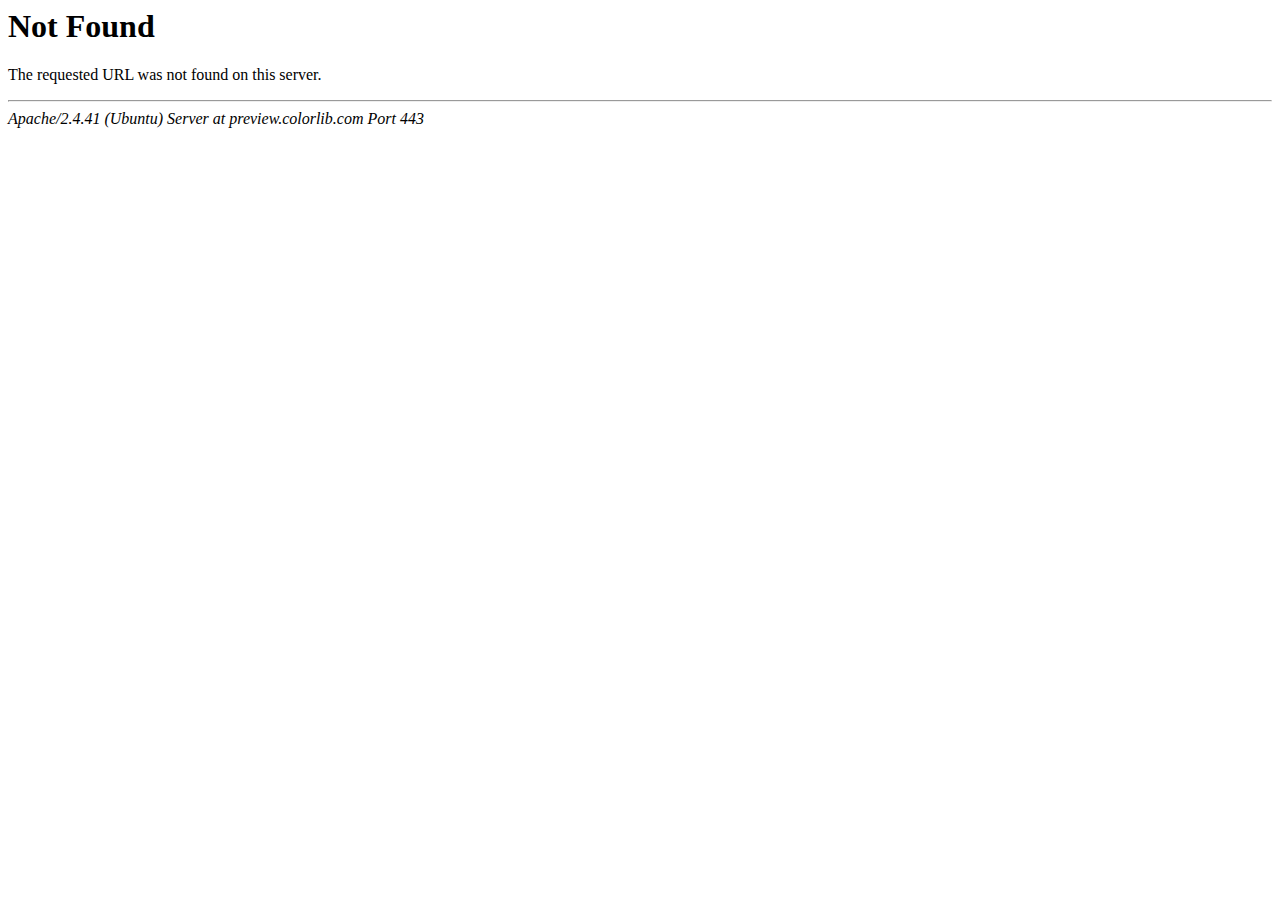
<file: css/animate.html>
<!DOCTYPE HTML PUBLIC "-//IETF//DTD HTML 2.0//EN">
<html><head>
<title>404 Not Found</title>
</head><body>
<h1>Not Found</h1>
<p>The requested URL was not found on this server.</p>
<hr>
<address>Apache/2.4.41 (Ubuntu) Server at preview.colorlib.com Port 443</address>
</body></html>
</file>
<file: css/themify-icons.css>
@font-face {
	font-family: 'themify';
	src:url('../fonts/themify9f24.eot?-fvbane');
	src:url('../fonts/themifyd41d.eot?#iefix-fvbane') format('embedded-opentype'),
		url('../fonts/themify9f24.woff?-fvbane') format('woff'),
		url('../fonts/themify9f24.ttf?-fvbane') format('truetype'),
		url('../fonts/themify9f24.svg?-fvbane#themify') format('svg');
	font-weight: normal;
	font-style: normal;
}

[class^="ti-"], [class*=" ti-"] {
	font-family: 'themify';
	/* speak: none; */
	font-style: normal;
	font-weight: normal;
	font-variant: normal;
	text-transform: none;
	line-height: 1;

	/* Better Font Rendering =========== */
	-webkit-font-smoothing: antialiased;
	-moz-osx-font-smoothing: grayscale;
}

.ti-wand:before {
	content: "\e600";
}
.ti-volume:before {
	content: "\e601";
}
.ti-user:before {
	content: "\e602";
}
.ti-unlock:before {
	content: "\e603";
}
.ti-unlink:before {
	content: "\e604";
}
.ti-trash:before {
	content: "\e605";
}
.ti-thought:before {
	content: "\e606";
}
.ti-target:before {
	content: "\e607";
}
.ti-tag:before {
	content: "\e608";
}
.ti-tablet:before {
	content: "\e609";
}
.ti-star:before {
	content: "\e60a";
}
.ti-spray:before {
	content: "\e60b";
}
.ti-signal:before {
	content: "\e60c";
}
.ti-shopping-cart:before {
	content: "\e60d";
}
.ti-shopping-cart-full:before {
	content: "\e60e";
}
.ti-settings:before {
	content: "\e60f";
}
.ti-search:before {
	content: "\e610";
}
.ti-zoom-in:before {
	content: "\e611";
}
.ti-zoom-out:before {
	content: "\e612";
}
.ti-cut:before {
	content: "\e613";
}
.ti-ruler:before {
	content: "\e614";
}
.ti-ruler-pencil:before {
	content: "\e615";
}
.ti-ruler-alt:before {
	content: "\e616";
}
.ti-bookmark:before {
	content: "\e617";
}
.ti-bookmark-alt:before {
	content: "\e618";
}
.ti-reload:before {
	content: "\e619";
}
.ti-plus:before {
	content: "\e61a";
}
.ti-pin:before {
	content: "\e61b";
}
.ti-pencil:before {
	content: "\e61c";
}
.ti-pencil-alt:before {
	content: "\e61d";
}
.ti-paint-roller:before {
	content: "\e61e";
}
.ti-paint-bucket:before {
	content: "\e61f";
}
.ti-na:before {
	content: "\e620";
}
.ti-mobile:before {
	content: "\e621";
}
.ti-minus:before {
	content: "\e622";
}
.ti-medall:before {
	content: "\e623";
}
.ti-medall-alt:before {
	content: "\e624";
}
.ti-marker:before {
	content: "\e625";
}
.ti-marker-alt:before {
	content: "\e626";
}
.ti-arrow-up:before {
	content: "\e627";
}
.ti-arrow-right:before {
	content: "\e628";
}
.ti-arrow-left:before {
	content: "\e629";
}
.ti-arrow-down:before {
	content: "\e62a";
}
.ti-lock:before {
	content: "\e62b";
}
.ti-location-arrow:before {
	content: "\e62c";
}
.ti-link:before {
	content: "\e62d";
}
.ti-layout:before {
	content: "\e62e";
}
.ti-layers:before {
	content: "\e62f";
}
.ti-layers-alt:before {
	content: "\e630";
}
.ti-key:before {
	content: "\e631";
}
.ti-import:before {
	content: "\e632";
}
.ti-image:before {
	content: "\e633";
}
.ti-heart:before {
	content: "\e634";
}
.ti-heart-broken:before {
	content: "\e635";
}
.ti-hand-stop:before {
	content: "\e636";
}
.ti-hand-open:before {
	content: "\e637";
}
.ti-hand-drag:before {
	content: "\e638";
}
.ti-folder:before {
	content: "\e639";
}
.ti-flag:before {
	content: "\e63a";
}
.ti-flag-alt:before {
	content: "\e63b";
}
.ti-flag-alt-2:before {
	content: "\e63c";
}
.ti-eye:before {
	content: "\e63d";
}
.ti-export:before {
	content: "\e63e";
}
.ti-exchange-vertical:before {
	content: "\e63f";
}
.ti-desktop:before {
	content: "\e640";
}
.ti-cup:before {
	content: "\e641";
}
.ti-crown:before {
	content: "\e642";
}
.ti-comments:before {
	content: "\e643";
}
.ti-comment:before {
	content: "\e644";
}
.ti-comment-alt:before {
	content: "\e645";
}
.ti-close:before {
	content: "\e646";
}
.ti-clip:before {
	content: "\e647";
}
.ti-angle-up:before {
	content: "\e648";
}
.ti-angle-right:before {
	content: "\e649";
}
.ti-angle-left:before {
	content: "\e64a";
}
.ti-angle-down:before {
	content: "\e64b";
}
.ti-check:before {
	content: "\e64c";
}
.ti-check-box:before {
	content: "\e64d";
}
.ti-camera:before {
	content: "\e64e";
}
.ti-announcement:before {
	content: "\e64f";
}
.ti-brush:before {
	content: "\e650";
}
.ti-briefcase:before {
	content: "\e651";
}
.ti-bolt:before {
	content: "\e652";
}
.ti-bolt-alt:before {
	content: "\e653";
}
.ti-blackboard:before {
	content: "\e654";
}
.ti-bag:before {
	content: "\e655";
}
.ti-move:before {
	content: "\e656";
}
.ti-arrows-vertical:before {
	content: "\e657";
}
.ti-arrows-horizontal:before {
	content: "\e658";
}
.ti-fullscreen:before {
	content: "\e659";
}
.ti-arrow-top-right:before {
	content: "\e65a";
}
.ti-arrow-top-left:before {
	content: "\e65b";
}
.ti-arrow-circle-up:before {
	content: "\e65c";
}
.ti-arrow-circle-right:before {
	content: "\e65d";
}
.ti-arrow-circle-left:before {
	content: "\e65e";
}
.ti-arrow-circle-down:before {
	content: "\e65f";
}
.ti-angle-double-up:before {
	content: "\e660";
}
.ti-angle-double-right:before {
	content: "\e661";
}
.ti-angle-double-left:before {
	content: "\e662";
}
.ti-angle-double-down:before {
	content: "\e663";
}
.ti-zip:before {
	content: "\e664";
}
.ti-world:before {
	content: "\e665";
}
.ti-wheelchair:before {
	content: "\e666";
}
.ti-view-list:before {
	content: "\e667";
}
.ti-view-list-alt:before {
	content: "\e668";
}
.ti-view-grid:before {
	content: "\e669";
}
.ti-uppercase:before {
	content: "\e66a";
}
.ti-upload:before {
	content: "\e66b";
}
.ti-underline:before {
	content: "\e66c";
}
.ti-truck:before {
	content: "\e66d";
}
.ti-timer:before {
	content: "\e66e";
}
.ti-ticket:before {
	content: "\e66f";
}
.ti-thumb-up:before {
	content: "\e670";
}
.ti-thumb-down:before {
	content: "\e671";
}
.ti-text:before {
	content: "\e672";
}
.ti-stats-up:before {
	content: "\e673";
}
.ti-stats-down:before {
	content: "\e674";
}
.ti-split-v:before {
	content: "\e675";
}
.ti-split-h:before {
	content: "\e676";
}
.ti-smallcap:before {
	content: "\e677";
}
.ti-shine:before {
	content: "\e678";
}
.ti-shift-right:before {
	content: "\e679";
}
.ti-shift-left:before {
	content: "\e67a";
}
.ti-shield:before {
	content: "\e67b";
}
.ti-notepad:before {
	content: "\e67c";
}
.ti-server:before {
	content: "\e67d";
}
.ti-quote-right:before {
	content: "\e67e";
}
.ti-quote-left:before {
	content: "\e67f";
}
.ti-pulse:before {
	content: "\e680";
}
.ti-printer:before {
	content: "\e681";
}
.ti-power-off:before {
	content: "\e682";
}
.ti-plug:before {
	content: "\e683";
}
.ti-pie-chart:before {
	content: "\e684";
}
.ti-paragraph:before {
	content: "\e685";
}
.ti-panel:before {
	content: "\e686";
}
.ti-package:before {
	content: "\e687";
}
.ti-music:before {
	content: "\e688";
}
.ti-music-alt:before {
	content: "\e689";
}
.ti-mouse:before {
	content: "\e68a";
}
.ti-mouse-alt:before {
	content: "\e68b";
}
.ti-money:before {
	content: "\e68c";
}
.ti-microphone:before {
	content: "\e68d";
}
.ti-menu:before {
	content: "\e68e";
}
.ti-menu-alt:before {
	content: "\e68f";
}
.ti-map:before {
	content: "\e690";
}
.ti-map-alt:before {
	content: "\e691";
}
.ti-loop:before {
	content: "\e692";
}
.ti-location-pin:before {
	content: "\e693";
}
.ti-list:before {
	content: "\e694";
}
.ti-light-bulb:before {
	content: "\e695";
}
.ti-Italic:before {
	content: "\e696";
}
.ti-info:before {
	content: "\e697";
}
.ti-infinite:before {
	content: "\e698";
}
.ti-id-badge:before {
	content: "\e699";
}
.ti-hummer:before {
	content: "\e69a";
}
.ti-home:before {
	content: "\e69b";
}
.ti-help:before {
	content: "\e69c";
}
.ti-headphone:before {
	content: "\e69d";
}
.ti-harddrives:before {
	content: "\e69e";
}
.ti-harddrive:before {
	content: "\e69f";
}
.ti-gift:before {
	content: "\e6a0";
}
.ti-game:before {
	content: "\e6a1";
}
.ti-filter:before {
	content: "\e6a2";
}
.ti-files:before {
	content: "\e6a3";
}
.ti-file:before {
	content: "\e6a4";
}
.ti-eraser:before {
	content: "\e6a5";
}
.ti-envelope:before {
	content: "\e6a6";
}
.ti-download:before {
	content: "\e6a7";
}
.ti-direction:before {
	content: "\e6a8";
}
.ti-direction-alt:before {
	content: "\e6a9";
}
.ti-dashboard:before {
	content: "\e6aa";
}
.ti-control-stop:before {
	content: "\e6ab";
}
.ti-control-shuffle:before {
	content: "\e6ac";
}
.ti-control-play:before {
	content: "\e6ad";
}
.ti-control-pause:before {
	content: "\e6ae";
}
.ti-control-forward:before {
	content: "\e6af";
}
.ti-control-backward:before {
	content: "\e6b0";
}
.ti-cloud:before {
	content: "\e6b1";
}
.ti-cloud-up:before {
	content: "\e6b2";
}
.ti-cloud-down:before {
	content: "\e6b3";
}
.ti-clipboard:before {
	content: "\e6b4";
}
.ti-car:before {
	content: "\e6b5";
}
.ti-calendar:before {
	content: "\e6b6";
}
.ti-book:before {
	content: "\e6b7";
}
.ti-bell:before {
	content: "\e6b8";
}
.ti-basketball:before {
	content: "\e6b9";
}
.ti-bar-chart:before {
	content: "\e6ba";
}
.ti-bar-chart-alt:before {
	content: "\e6bb";
}
.ti-back-right:before {
	content: "\e6bc";
}
.ti-back-left:before {
	content: "\e6bd";
}
.ti-arrows-corner:before {
	content: "\e6be";
}
.ti-archive:before {
	content: "\e6bf";
}
.ti-anchor:before {
	content: "\e6c0";
}
.ti-align-right:before {
	content: "\e6c1";
}
.ti-align-left:before {
	content: "\e6c2";
}
.ti-align-justify:before {
	content: "\e6c3";
}
.ti-align-center:before {
	content: "\e6c4";
}
.ti-alert:before {
	content: "\e6c5";
}
.ti-alarm-clock:before {
	content: "\e6c6";
}
.ti-agenda:before {
	content: "\e6c7";
}
.ti-write:before {
	content: "\e6c8";
}
.ti-window:before {
	content: "\e6c9";
}
.ti-widgetized:before {
	content: "\e6ca";
}
.ti-widget:before {
	content: "\e6cb";
}
.ti-widget-alt:before {
	content: "\e6cc";
}
.ti-wallet:before {
	content: "\e6cd";
}
.ti-video-clapper:before {
	content: "\e6ce";
}
.ti-video-camera:before {
	content: "\e6cf";
}
.ti-vector:before {
	content: "\e6d0";
}
.ti-themify-logo:before {
	content: "\e6d1";
}
.ti-themify-favicon:before {
	content: "\e6d2";
}
.ti-themify-favicon-alt:before {
	content: "\e6d3";
}
.ti-support:before {
	content: "\e6d4";
}
.ti-stamp:before {
	content: "\e6d5";
}
.ti-split-v-alt:before {
	content: "\e6d6";
}
.ti-slice:before {
	content: "\e6d7";
}
.ti-shortcode:before {
	content: "\e6d8";
}
.ti-shift-right-alt:before {
	content: "\e6d9";
}
.ti-shift-left-alt:before {
	content: "\e6da";
}
.ti-ruler-alt-2:before {
	content: "\e6db";
}
.ti-receipt:before {
	content: "\e6dc";
}
.ti-pin2:before {
	content: "\e6dd";
}
.ti-pin-alt:before {
	content: "\e6de";
}
.ti-pencil-alt2:before {
	content: "\e6df";
}
.ti-palette:before {
	content: "\e6e0";
}
.ti-more:before {
	content: "\e6e1";
}
.ti-more-alt:before {
	content: "\e6e2";
}
.ti-microphone-alt:before {
	content: "\e6e3";
}
.ti-magnet:before {
	content: "\e6e4";
}
.ti-line-double:before {
	content: "\e6e5";
}
.ti-line-dotted:before {
	content: "\e6e6";
}
.ti-line-dashed:before {
	content: "\e6e7";
}
.ti-layout-width-full:before {
	content: "\e6e8";
}
.ti-layout-width-default:before {
	content: "\e6e9";
}
.ti-layout-width-default-alt:before {
	content: "\e6ea";
}
.ti-layout-tab:before {
	content: "\e6eb";
}
.ti-layout-tab-window:before {
	content: "\e6ec";
}
.ti-layout-tab-v:before {
	content: "\e6ed";
}
.ti-layout-tab-min:before {
	content: "\e6ee";
}
.ti-layout-slider:before {
	content: "\e6ef";
}
.ti-layout-slider-alt:before {
	content: "\e6f0";
}
.ti-layout-sidebar-right:before {
	content: "\e6f1";
}
.ti-layout-sidebar-none:before {
	content: "\e6f2";
}
.ti-layout-sidebar-left:before {
	content: "\e6f3";
}
.ti-layout-placeholder:before {
	content: "\e6f4";
}
.ti-layout-menu:before {
	content: "\e6f5";
}
.ti-layout-menu-v:before {
	content: "\e6f6";
}
.ti-layout-menu-separated:before {
	content: "\e6f7";
}
.ti-layout-menu-full:before {
	content: "\e6f8";
}
.ti-layout-media-right-alt:before {
	content: "\e6f9";
}
.ti-layout-media-right:before {
	content: "\e6fa";
}
.ti-layout-media-overlay:before {
	content: "\e6fb";
}
.ti-layout-media-overlay-alt:before {
	content: "\e6fc";
}
.ti-layout-media-overlay-alt-2:before {
	content: "\e6fd";
}
.ti-layout-media-left-alt:before {
	content: "\e6fe";
}
.ti-layout-media-left:before {
	content: "\e6ff";
}
.ti-layout-media-center-alt:before {
	content: "\e700";
}
.ti-layout-media-center:before {
	content: "\e701";
}
.ti-layout-list-thumb:before {
	content: "\e702";
}
.ti-layout-list-thumb-alt:before {
	content: "\e703";
}
.ti-layout-list-post:before {
	content: "\e704";
}
.ti-layout-list-large-image:before {
	content: "\e705";
}
.ti-layout-line-solid:before {
	content: "\e706";
}
.ti-layout-grid4:before {
	content: "\e707";
}
.ti-layout-grid3:before {
	content: "\e708";
}
.ti-layout-grid2:before {
	content: "\e709";
}
.ti-layout-grid2-thumb:before {
	content: "\e70a";
}
.ti-layout-cta-right:before {
	content: "\e70b";
}
.ti-layout-cta-left:before {
	content: "\e70c";
}
.ti-layout-cta-center:before {
	content: "\e70d";
}
.ti-layout-cta-btn-right:before {
	content: "\e70e";
}
.ti-layout-cta-btn-left:before {
	content: "\e70f";
}
.ti-layout-column4:before {
	content: "\e710";
}
.ti-layout-column3:before {
	content: "\e711";
}
.ti-layout-column2:before {
	content: "\e712";
}
.ti-layout-accordion-separated:before {
	content: "\e713";
}
.ti-layout-accordion-merged:before {
	content: "\e714";
}
.ti-layout-accordion-list:before {
	content: "\e715";
}
.ti-ink-pen:before {
	content: "\e716";
}
.ti-info-alt:before {
	content: "\e717";
}
.ti-help-alt:before {
	content: "\e718";
}
.ti-headphone-alt:before {
	content: "\e719";
}
.ti-hand-point-up:before {
	content: "\e71a";
}
.ti-hand-point-right:before {
	content: "\e71b";
}
.ti-hand-point-left:before {
	content: "\e71c";
}
.ti-hand-point-down:before {
	content: "\e71d";
}
.ti-gallery:before {
	content: "\e71e";
}
.ti-face-smile:before {
	content: "\e71f";
}
.ti-face-sad:before {
	content: "\e720";
}
.ti-credit-card:before {
	content: "\e721";
}
.ti-control-skip-forward:before {
	content: "\e722";
}
.ti-control-skip-backward:before {
	content: "\e723";
}
.ti-control-record:before {
	content: "\e724";
}
.ti-control-eject:before {
	content: "\e725";
}
.ti-comments-smiley:before {
	content: "\e726";
}
.ti-brush-alt:before {
	content: "\e727";
}
.ti-youtube:before {
	content: "\e728";
}
.ti-vimeo:before {
	content: "\e729";
}
.ti-twitter:before {
	content: "\e72a";
}
.ti-time:before {
	content: "\e72b";
}
.ti-tumblr:before {
	content: "\e72c";
}
.ti-skype:before {
	content: "\e72d";
}
.ti-share:before {
	content: "\e72e";
}
.ti-share-alt:before {
	content: "\e72f";
}
.ti-rocket:before {
	content: "\e730";
}
.ti-pinterest:before {
	content: "\e731";
}
.ti-new-window:before {
	content: "\e732";
}
.ti-microsoft:before {
	content: "\e733";
}
.ti-list-ol:before {
	content: "\e734";
}
.ti-linkedin:before {
	content: "\e735";
}
.ti-layout-sidebar-2:before {
	content: "\e736";
}
.ti-layout-grid4-alt:before {
	content: "\e737";
}
.ti-layout-grid3-alt:before {
	content: "\e738";
}
.ti-layout-grid2-alt:before {
	content: "\e739";
}
.ti-layout-column4-alt:before {
	content: "\e73a";
}
.ti-layout-column3-alt:before {
	content: "\e73b";
}
.ti-layout-column2-alt:before {
	content: "\e73c";
}
.ti-instagram:before {
	content: "\e73d";
}
.ti-google:before {
	content: "\e73e";
}
.ti-github:before {
	content: "\e73f";
}
.ti-flickr:before {
	content: "\e740";
}
.ti-facebook:before {
	content: "\e741";
}
.ti-dropbox:before {
	content: "\e742";
}
.ti-dribbble:before {
	content: "\e743";
}
.ti-apple:before {
	content: "\e744";
}
.ti-android:before {
	content: "\e745";
}
.ti-save:before {
	content: "\e746";
}
.ti-save-alt:before {
	content: "\e747";
}
.ti-yahoo:before {
	content: "\e748";
}
.ti-wordpress:before {
	content: "\e749";
}
.ti-vimeo-alt:before {
	content: "\e74a";
}
.ti-twitter-alt:before {
	content: "\e74b";
}
.ti-tumblr-alt:before {
	content: "\e74c";
}
.ti-trello:before {
	content: "\e74d";
}
.ti-stack-overflow:before {
	content: "\e74e";
}
.ti-soundcloud:before {
	content: "\e74f";
}
.ti-sharethis:before {
	content: "\e750";
}
.ti-sharethis-alt:before {
	content: "\e751";
}
.ti-reddit:before {
	content: "\e752";
}
.ti-pinterest-alt:before {
	content: "\e753";
}
.ti-microsoft-alt:before {
	content: "\e754";
}
.ti-linux:before {
	content: "\e755";
}
.ti-jsfiddle:before {
	content: "\e756";
}
.ti-joomla:before {
	content: "\e757";
}
.ti-html5:before {
	content: "\e758";
}
.ti-flickr-alt:before {
	content: "\e759";
}
.ti-email:before {
	content: "\e75a";
}
.ti-drupal:before {
	content: "\e75b";
}
.ti-dropbox-alt:before {
	content: "\e75c";
}
.ti-css3:before {
	content: "\e75d";
}
.ti-rss:before {
	content: "\e75e";
}
.ti-rss-alt:before {
	content: "\e75f";
}
</file>
<file: css/nice-select.css>
.nice-select {
  -webkit-tap-highlight-color: transparent;
  background-color: #fff;
  border-radius: 5px;
  border: solid 1px #e8e8e8;
  box-sizing: border-box;
  clear: both;
  cursor: pointer;
  display: block;
  float: left;
  font-family: inherit;
  font-size: 14px;
  font-weight: normal;
  height: 42px;
  line-height: 40px;
  outline: none;
  padding-left: 18px;
  padding-right: 30px;
  position: relative;
  text-align: left !important;
  -webkit-transition: all 0.2s ease-in-out;
  transition: all 0.2s ease-in-out;
  -webkit-user-select: none;
     -moz-user-select: none;
      -ms-user-select: none;
          user-select: none;
  white-space: nowrap;
  width: auto; }
  .nice-select:hover {
    border-color: #dbdbdb; }
  .nice-select:active, .nice-select.open, .nice-select:focus {
    border-color: #999; }


  .nice-select.disabled {
    border-color: #ededed;
    color: #999;
    pointer-events: none; }
    .nice-select.disabled:after {
      border-color: #cccccc; }
  .nice-select.wide {
    width: 100%; }
    .nice-select.wide .list {
      left: 0 !important;
      right: 0 !important; }
  .nice-select.right {
    float: right; }
    .nice-select.right .list {
      left: auto;
      right: 0; }
  .nice-select.small {
    font-size: 12px;
    height: 36px;
    line-height: 34px; }
    .nice-select.small:after {
      height: 4px;
      width: 4px; }
    .nice-select.small .option {
      line-height: 34px;
      min-height: 34px; }
  .nice-select .list {
    background-color: #fff;
    border-radius: 5px;
    box-shadow: 0 0 0 1px rgba(68, 68, 68, 0.11);
    box-sizing: border-box;
    margin-top: 4px;
    opacity: 0;
    overflow: hidden;
    padding: 0;
    pointer-events: none;
    position: absolute;
    top: 100%;
    left: 0;
    -webkit-transform-origin: 50% 0;
        -ms-transform-origin: 50% 0;
            transform-origin: 50% 0;
    -webkit-transform: scale(0.75) translateY(-21px);
        -ms-transform: scale(0.75) translateY(-21px);
            transform: scale(0.75) translateY(-21px);
    -webkit-transition: all 0.2s cubic-bezier(0.5, 0, 0, 1.25), opacity 0.15s ease-out;
    transition: all 0.2s cubic-bezier(0.5, 0, 0, 1.25), opacity 0.15s ease-out;
    z-index: 9; }
    .nice-select .list:hover .option:not(:hover) {
      background-color: transparent !important; }
  .nice-select .option {
    cursor: pointer;
    font-weight: 400;
    line-height: 40px;
    list-style: none;
    min-height: 40px;
    outline: none;
    padding-left: 18px;
    padding-right: 29px;
    text-align: left;
    -webkit-transition: all 0.2s;
    transition: all 0.2s; }
    .nice-select .option:hover, .nice-select .option.focus, .nice-select .option.selected.focus {
      background-color: #f6f6f6; }
    .nice-select .option.selected {
      font-weight: bold; }
    .nice-select .option.disabled {
      background-color: transparent;
      color: #999;
      cursor: default; }

.no-csspointerevents .nice-select .list {
  display: none; }

.no-csspointerevents .nice-select.open .list {
  display: block; }





  /* ,,,,,,,,,,,,,,,, */


  .nice-select:after {
    content: "\e64b";
    display: block;
    height: 5px;
    margin-top: -5px;
    pointer-events: none;
    position: absolute;
    right: 30px;
    top: 8px;
    transition: all 0.15s ease-in-out;
    width: 5px;
    font-family: 'themify';
    color: #ddd; }

    .nice-select.open:after {
 }
    .nice-select.open .list {
      opacity: 1;
      pointer-events: auto;
      -webkit-transform: scale(1) translateY(0);
          -ms-transform: scale(1) translateY(0);
              transform: scale(1) translateY(0); }
</file>
<file: css/flaticon.css>
/*
  	Flaticon icon font: Flaticon
  	Creation date: 07/09/2019 08:07
  	*/

	  @font-face {
		font-family: "Flaticon";
		src: url("../fonts/Flaticon.eot");
		src: url("../fonts/Flaticon.eot");
		src: url("../fonts/Flaticond41d.eot?#iefix") format("embedded-opentype"),
			 url("../fonts/Flaticon.woff2") format("woff2"),
			 url("../fonts/Flaticon.woff") format("woff"),
			 url("../fonts/Flaticon.ttf") format("truetype"),
			 url("../fonts/Flaticon.svg#Flaticon") format("svg");
		font-weight: normal;
		font-style: normal;
	  }
	  
	  @media screen and (-webkit-min-device-pixel-ratio:0) {
		@font-face {
		  font-family: "Flaticon";
		  src: url("Flaticon.html#Flaticon") format("svg");
		}
	  }
	  
	  [class^="flaticon-"]:before, [class*=" flaticon-"]:before,
	  [class^="flaticon-"]:after, [class*=" flaticon-"]:after {   
		font-family: Flaticon;
			  font-size: 20px;
	  font-style: normal;
	  margin-left: 20px;
	  }
	  
	.flaticon-legal-paper:before {
		content: "\e001";
	}
	.flaticon-case:before {
		content: "\e002";
	}
	.flaticon-survey:before {
		content: "\e003";
	}
	.flaticon-bar-chart:before {
		content: "\e004";
	}
	.flaticon-controls:before {
		content: "\e005";
	}
	.flaticon-puzzle:before {
		content: "\e006";
	}
	.flaticon-right:before {
		content: "\e007";
	}
</file>
<file: css/gijgo.css>
.gj-button {
    background-color: #f5f5f5;
    border: 1px solid #ddd;
    color: #000;
    border-radius: 3px;
    padding: 6px 10px;
    cursor: pointer;
}

.gj-unselectable {
    -webkit-touch-callout: none;
    -webkit-user-select: none;
    -khtml-user-select: none;
    -moz-user-select: none;
    -ms-user-select: none;
    user-select: none;
}

.gj-row {
    display: -webkit-box;
    display: -ms-flexbox;
    display: flex;
    -ms-flex-wrap: wrap;
    flex-wrap: wrap;
}

.gj-margin-left-5 {
    margin-left: 5px;
}

.gj-margin-left-10 {
    margin-left: 10px;
}

.gj-width-full {
    width: 100%;
}

.gj-cursor-pointer {
    cursor: pointer;
}

.gj-text-align-center {
    text-align: center;
}

.gj-font-size-16 {
    font-size: 16px;
}

.gj-hidden {
    display: none;
}

/** Material Design */
.gj-button-md {
    background: 0 0;
    border: none;
    border-radius: 2px;
    color: rgba(0, 0, 0, 0.87);
    position: relative;
    height: 36px;
    margin: 0;
    min-width: 64px;
    padding: 0 16px;
    display: inline-block;
    font-family: "Roboto","Helvetica","Arial",sans-serif;
    font-size: 1rem;
    font-weight: 500;
    text-transform: uppercase;
    letter-spacing: 0;
    overflow: hidden;
    will-change: box-shadow;
    transition: box-shadow .2s cubic-bezier(.4,0,1,1),background-color .2s cubic-bezier(.4,0,.2,1),color .2s cubic-bezier(.4,0,.2,1);
    outline: none;
    cursor: pointer;
    text-decoration: none;
    text-align: center;
    line-height: 36px;
    vertical-align: middle;
    overflow: hidden;
    -webkit-user-select: none;
    -moz-user-select: none;
    -ms-user-select: none;
    user-select: none;
}

.gj-button-md:hover {
    background-color: rgba(158,158,158,.2);
}

.gj-button-md:disabled {
    color: rgba(0,0,0,.26);
    background: 0 0;
}

.gj-button-md .material-icons,
.gj-button-md .gj-icon {
    vertical-align: middle;
    /*font-size: 1.3rem;
    margin-right: 4px;*/
}

.gj-button-md.gj-button-md-icon {
    width: 24px;
    height: 31px;
    min-width: 24px;
    padding: 0px;
    display: table;
}

.gj-button-md.gj-button-md-icon .material-icons,
.gj-button-md.gj-button-md-icon .gj-icon {
    display: table-cell;
    margin-right: 0px;
    width: 24px;
    height: 24px;
}

.gj-button-md.active {
    background-color: rgba(158,158,158,.4);
}

.gj-button-md-group {
    position: relative;
    display: inline-block;
    vertical-align: middle;
}

.gj-textbox-md {
    border: none;
    border-bottom: 1px solid rgba(0,0,0,.42);
    display: block;
    font-family: "Helvetica","Arial",sans-serif;
    font-size: 16px;
    line-height: 16px;
    padding: 4px 0px;
    margin: 0;
    width: 100%;
    background: 0 0;
    text-align: left;
    color: rgba(0,0,0,.87);
}

.gj-textbox-md:focus,
.gj-textbox-md:active {
    border-bottom: 2px solid rgba(0,0,0,.42);
    outline: none;
}

.gj-textbox-md::placeholder {
    color: #8e8e8e;
}

.gj-textbox-md:-ms-input-placeholder {
    color: #8e8e8e;
}

.gj-textbox-md::-ms-input-placeholder {
    color: #8e8e8e;
}

.gj-md-spacer-24 {
    min-width: 24px;
    width: 24px;
    display: inline-block;
}

.gj-md-spacer-32 {
    min-width: 32px;
    width: 32px;
    display: inline-block;
}

.gj-modal {
    position: fixed;
    top: 0;
    right: 0;
    bottom: 0;
    left: 0;
    z-index: 1203;
    display: none;
    overflow: hidden;
    -webkit-overflow-scrolling: touch;
    outline: 0;
    background-color: rgba(0, 0, 0, 0.54118);
    transition: 200ms ease opacity;
    will-change: opacity;
}

/* List */
ul.gj-list li [data-role="wrapper"] {
    display: table;
    width: 100%;
}

ul.gj-list li [data-role="checkbox"] {
    display: table-cell;
    vertical-align:middle;
    text-align:center;
}

ul.gj-list li [data-role="image"] {
    display: table-cell;
    vertical-align:middle;
    text-align:center;
}

ul.gj-list li [data-role="display"] {
    display: table-cell;
    vertical-align:middle;
    cursor: pointer;
}

ul.gj-list li [data-role="display"]:empty:before {
  content: "\200b"; /* unicode zero width space character */
}

/* List - Bootstrap */
ul.gj-list-bootstrap {
    padding-left: 0px;
    margin-bottom: 0px;
}

ul.gj-list-bootstrap li {
    padding: 0px;
}

ul.gj-list-bootstrap li [data-role="wrapper"] {
    padding: 0px 10px;
}

ul.gj-list-bootstrap li [data-role="checkbox"] {
    width: 24px;
    padding: 3px;
}

ul.gj-list-bootstrap li [data-role="image"] {
    width: 24px;
    height: 24px;
}

ul.gj-list-bootstrap li [data-role="display"] {
    padding: 8px 0px 8px 4px;
}

.list-group-item.active ul li, .list-group-item.active:focus ul li, .list-group-item.active:hover ul li {
    text-shadow: none;
    color:initial;
}

/* List - Material Design */
ul.gj-list-md {
    padding: 0px;
    list-style: none;
    list-style-type: none;
    line-height: 24px;
    letter-spacing: 0;
    color: #616161; /* Gray 700 */
}

ul.gj-list-md li {
    display: list-item;
    list-style-type: none;
    padding: 0px;
    min-height: unset;
    box-sizing: border-box;
    align-items: center;
    cursor: default;
    overflow: hidden;

    font-family: "Roboto","Helvetica","Arial",sans-serif;
    font-size: 16px;
    font-weight: 400;
    letter-spacing: .04em;
    line-height: 1;
    
    -webkit-flex-direction: row;
    -ms-flex-direction: row;
    flex-direction: row;
    -webkit-flex-wrap: nowrap;
    -ms-flex-wrap: nowrap;
    flex-wrap: nowrap;
}

ul.gj-list-md li [data-role="checkbox"] {
    height: 24px;
    width: 24px;
}

ul.gj-list-md li [data-role="image"] {
    height: 24px;
    width: 24px;
}

ul.gj-list-md li [data-role="display"] {
    padding: 8px 0px 8px 5px;
    order: 0;
    flex-grow: 2;
    text-decoration: none;
    box-sizing: border-box;
    align-items: center;
    text-align: left;
    color: rgba(0,0,0,.87);
}

ul.gj-list-md li.disabled>[data-role="wrapper"]>[data-role="display"] {
    color: #9E9E9E; /* Gray 500 */
}

.gj-list-md-active {
    background: #e0e0e0;
    color: #3f51b5;
}


/* Picker */
.gj-picker {
    position: absolute;
    z-index: 1203;
    background-color: #fff;
}

.gj-picker .selected {
    color: #fff;
}

/* Material Design */
.gj-picker-md {
    font-family: "Roboto","Helvetica","Arial",sans-serif;
    font-size: 16px;
    font-weight: 400;
    letter-spacing: .04em;
    line-height: 1;
    color: rgba(0,0,0,.87);
    border: 1px solid #E0E0E0;
}

.gj-modal .gj-picker-md {
    border: 0px;
}

.gj-picker-md [role="header"] {
    color: rgba(255, 255, 255, 0.54);
    display: flex;
    background: #2196f3;
    align-items: baseline;
    user-select: none;
    justify-content: center;
}

.gj-picker-md [role="footer"] {
    float: right;
    padding: 10px;
}

.gj-picker-md [role="footer"] button.gj-button-md {
    color: #2196f3;
    font-weight: bold;
    font-size: 13px;
}

/* Bootstrap */
.gj-picker-bootstrap {
    border-radius: 4px;
    border: 1px solid #E0E0E0;
}

.gj-picker-bootstrap .selected {
    color: #888;
}

.gj-picker-bootstrap [role="header"] {
    background: #eee;
    color: #AAA;
}
@font-face {
    font-family: 'gijgo-material';
    src: url('../fonts/gijgo-materialba15.eot?235541');
    src: url('../fonts/gijgo-materialba15.eot?235541#iefix') format('embedded-opentype'), url('../fonts/gijgo-materialba15.ttf?235541') format('truetype'), url('../fonts/gijgo-materialba15.woff?235541') format('woff'), url('../fonts/gijgo-materialba15.svg?235541#gijgo-material') format('svg');
    font-weight: normal;
    font-style: normal;
}

.gj-icon {
    /* use !important to prevent issues with browser extensions that change fonts */
    font-family: 'gijgo-material' !important;
    font-size: 24px;
    speak: none;
    font-style: normal;
    font-weight: normal;
    font-variant: normal;
    text-transform: none;
    line-height: 1;
    /* Enable Ligatures ================ */
    letter-spacing: 0;
    -webkit-font-feature-settings: "liga";
    -moz-font-feature-settings: "liga=1";
    -moz-font-feature-settings: "liga";
    -ms-font-feature-settings: "liga" 1;
    font-feature-settings: "liga";
    -webkit-font-variant-ligatures: discretionary-ligatures;
    font-variant-ligatures: discretionary-ligatures;
    /* Better Font Rendering =========== */
    -webkit-font-smoothing: antialiased;
    -moz-osx-font-smoothing: grayscale;
}

.gj-icon.undo:before {
    content: "\e900";
}

.gj-icon.vertical-align-top:before {
    content: "\e901";
}

.gj-icon.vertical-align-center:before {
    content: "\e902";
}

.gj-icon.vertical-align-bottom:before {
    content: "\e903";
}

.gj-icon.arrow-dropup:before {
    content: "\e904";
}

.gj-icon.clock:before {
    content: "\e905";
}

.gj-icon.refresh:before {
    content: "\e906";
}

.gj-icon.last-page:before {
    content: "\e907";
}

.gj-icon.first-page:before {
    content: "\e908";
}

.gj-icon.cancel:before {
    content: "\e909";
}

.gj-icon.clear:before {
    content: "\e90a";
}

.gj-icon.check-circle:before {
    content: "\e90b";
}

.gj-icon.delete:before {
    content: "\e90c";
}

.gj-icon.arrow-upward:before {
    content: "\e90d";
}

.gj-icon.arrow-forward:before {
    content: "\e90e";
}

.gj-icon.arrow-downward:before {
    content: "\e90f";
}

.gj-icon.arrow-back:before {
    content: "\e910";
}

.gj-icon.list-numbered:before {
    content: "\e911";
}

.gj-icon.list-bulleted:before {
    content: "\e912";
}

.gj-icon.indent-increase:before {
    content: "\e913";
}

.gj-icon.indent-decrease:before {
    content: "\e914";
}

.gj-icon.redo:before {
    content: "\e915";
}

.gj-icon.align-right:before {
    content: "\e916";
}

.gj-icon.align-left:before {
    content: "\e917";
}

.gj-icon.align-justify:before {
    content: "\e918";
}

.gj-icon.align-center:before {
    content: "\e919";
}

.gj-icon.strikethrough:before {
    content: "\e91a";
}

.gj-icon.italic:before {
    content: "\e91b";
}

.gj-icon.underlined:before {
    content: "\e91c";
}

.gj-icon.bold:before {
    content: "\e91d";
}

.gj-icon.arrow-dropdown:before {
    content: "\e91e";
}

.gj-icon.done:before {
    content: "\e91f";
}

.gj-icon.pencil:before {
    content: "\e920";
}

.gj-icon.minus:before {
    content: "\e921";
}

.gj-icon.plus:before {
    content: "\e922";
}

.gj-icon.chevron-up:before {
    content: "\e923";
}

.gj-icon.chevron-right:before {
    content: "\e924";
}

.gj-icon.chevron-down:before {
    content: "\e925";
}

.gj-icon.chevron-left:before {
    content: "\e926";
}

.gj-icon.event:before {
    content: "\e927";
}
.gj-draggable {
    cursor: move;
}
.gj-resizable-handle {
    position: absolute;
    font-size: 0.1px;
    display: block;
    -ms-touch-action: none;
    touch-action: none;
    z-index: 1203;
}

.gj-resizable-n {
    cursor: n-resize;
    height: 7px;
    width: 100%;
    top: -5px;
    left: 0;
}
.gj-resizable-e {
    cursor: e-resize;
    width: 7px;
    right: -5px;
    top: 0;
    height: 100%;
}
.gj-resizable-s {
    cursor: s-resize;
    height: 7px;
    width: 100%;
    bottom: -5px;
    left: 0;
}
.gj-resizable-w {
	cursor: w-resize;
	width: 7px;
	left: -5px;
	top: 0;
	height: 100%;
}
.gj-resizable-se {
	cursor: se-resize;
	width: 12px;
	height: 12px;
	right: 1px;
	bottom: 1px;
}
.gj-resizable-sw {
	cursor: sw-resize;
	width: 9px;
	height: 9px;
	left: -5px;
	bottom: -5px;
}
.gj-resizable-nw {
	cursor: nw-resize;
	width: 9px;
	height: 9px;
	left: -5px;
	top: -5px;
}
.gj-resizable-ne {
	cursor: ne-resize;
	width: 9px;
	height: 9px;
	right: -5px;
	top: -5px;
}

.gj-dialog-footer {
    position: absolute;
    bottom: 0px;
    width: 100%;
    margin-top: 0px;
}

.gj-dialog-scrollable [data-role="body"] {
    overflow-x: hidden;
    overflow-y: scroll;
}

/** Bootstrap 3 **/
.gj-dialog-bootstrap {
    overflow: hidden;
    z-index: 1202;
}

.gj-dialog-bootstrap [data-role="title"] {
    display: inline;
}
.gj-dialog-bootstrap [data-role="close"] {
    line-height: 1.42857143;
}

/** Bootstrap 4 **/
.gj-dialog-bootstrap4 {
    overflow: hidden;
    z-index: 1202;
}

.gj-dialog-bootstrap4 [data-role="title"] {
    display: inline;
}
.gj-dialog-bootstrap4 [data-role="close"] {
    line-height: 1.5;
}

/** Material Design **/
.gj-dialog-md {
    background-color: #FFF;
    overflow: hidden;
    border: none;
    box-shadow: 0 11px 15px -7px rgba(0,0,0,.2), 0 24px 38px 3px rgba(0,0,0,.14), 0 9px 46px 8px rgba(0,0,0,.12);
    box-sizing: border-box;
    position: relative;
    display: -webkit-box;
    display: -webkit-flex;
    display: -ms-flexbox;
    display: flex;
    -webkit-box-orient: vertical;
    -webkit-box-direction: normal;
    -webkit-flex-direction: column;
    -ms-flex-direction: column;
    flex-direction: column;
    -webkit-background-clip: padding-box;
    background-clip: padding-box;
    outline: 0;
    z-index: 1202;
}

.gj-dialog-md-header {
    padding: 24px 24px 0px 24px;
    font-family: "Roboto","Helvetica","Arial",sans-serif;
}

.gj-dialog-md-title {
    margin: 0;
    font-weight: 400;
    display: inline;
    line-height: 28px;
    font-size: 20px;
}

.gj-dialog-md-close {
    -webkit-appearance: none;
    padding: 0;
    cursor: pointer;
    background: 0 0;
    border: 0;
    float: right;
    line-height: 28px;
    font-size: 28px;
}

.gj-dialog-md-body {
    padding: 20px 24px 24px 24px;
    color: rgba(0,0,0,.54);
    font-family: "Helvetica","Arial",sans-serif;
    font-size: 14px;
    font-weight: 400;
    line-height: 20px;
}

.gj-dialog-md-footer {
    padding: 8px 8px 8px 24px;
    display: -webkit-flex;
    display: -ms-flexbox;
    display: flex;
    -webkit-flex-direction: row-reverse;
    -ms-flex-direction: row-reverse;
    flex-direction: row-reverse;
    -webkit-flex-wrap: wrap;
    -ms-flex-wrap: wrap;
    flex-wrap: wrap;

    box-sizing: border-box;
}

.gj-dialog-md-footer>*:first-child {
    margin-right: 0;
}

.gj-dialog-md-footer>* {
    margin-right: 8px;
    height: 36px;
}
DIV.gj-grid-wrapper {
    margin: auto;
    position: relative;
    clear:both;
    z-index: 1;
}

TABLE.gj-grid {
    margin: auto;    
    border-collapse: collapse;
    width: 100%;
    table-layout: fixed;
}

TABLE.gj-grid THEAD TH [data-role="selectAll"] {
    margin: auto;
}

TABLE.gj-grid THEAD TH [data-role="title"] {
    display: inline-block;
}

TABLE.gj-grid THEAD TH [data-role="sorticon"] {
    display: inline-block;
}

TABLE.gj-grid THEAD TH {
    overflow: hidden;
    text-overflow: ellipsis;
}

TABLE.gj-grid.autogrow-header-row THEAD TH {
    overflow: auto;
    text-overflow: initial;
    white-space: pre-wrap;
    -ms-word-break: break-word;
    word-break: break-word;
}

TABLE.gj-grid > tbody > tr > td {
    overflow: hidden;
    position: relative;
}

table.gj-grid tbody div[data-role="display"] {
    vertical-align: middle;
    text-indent: 0;
    white-space: pre-wrap;
    -ms-word-break: break-word;
    word-break: break-word;
}

table.gj-grid.fixed-body-rows tbody div[data-role="display"] {
    overflow: hidden;
    text-overflow: ellipsis;
    white-space: nowrap;
    -ms-word-break: initial;
    word-break: initial;
}

table.gj-grid tfoot DIV[data-role="display"] {
    vertical-align: middle;
    text-indent: 0;
    display: flex;
}

TABLE.gj-grid .fa {
    padding: 2px;
}

TABLE.gj-grid > tbody > tr > td > div {
    padding: 2px;
    overflow: hidden;
}

DIV.gj-grid-wrapper DIV.gj-grid-loading-cover
{
    background: #BBBBBB;
    opacity: 0.5;
    position: absolute;
    vertical-align: middle;
}

DIV.gj-grid-wrapper DIV.gj-grid-loading-text
{
    position: absolute;
    font-weight: bold;
}

/* Bootstrap Theme */
table.gj-grid-bootstrap thead th {
    background-color: #f5f5f5;
    vertical-align:middle;
}

table.gj-grid-bootstrap thead th [data-role="sorticon"] {
    margin-left: 5px;
}

table.gj-grid-bootstrap thead th [data-role="sorticon"] i.gj-icon,
table.gj-grid-bootstrap thead th [data-role="sorticon"] i.material-icons {
    position: absolute;
    font-size: 20px;
    top: 15px;
}

table.gj-grid-bootstrap tbody tr td div[data-role="display"] {
    padding: 0px;
}

.gj-grid-bootstrap-4 .gj-checkbox-bootstrap {
    display: inline-block;
    padding-top: 2px;
}

.gj-grid-bootstrap-4 tbody tr.active {
    background-color: rgba(0,0,0,.075);
}

/* Material Design Theme */
.gj-grid-md {
    position: relative;
    border: 1px solid #e0e0e0;
    border-collapse: collapse;
    white-space: nowrap;
    font-size: 13px;
    font-family: "Roboto","Helvetica","Arial",sans-serif;
    background-color: #fff;
}

.gj-grid-md td:first-of-type, .gj-grid-md th:first-of-type {
    padding-left: 24px;
}

.gj-grid-md th {
    position: relative;
    vertical-align: bottom;
    font-weight: 700;
    line-height: 31px;
    letter-spacing: 0;
    height: 56px;
    font-size: 12px;
    color: rgba(0,0,0,.54);
    padding-bottom: 8px;
    box-sizing: border-box;
    padding: 12px 18px;
    text-align: right;
}

.gj-grid-md td {
    position: relative;
    height: 48px;
    border-top: 1px solid #e0e0e0;
    border-bottom: 1px solid #e0e0e0;
    padding: 12px 18px;
    box-sizing: border-box;
    text-align: left;
    color: rgba(0,0,0,.87);
}

.gj-grid-md tbody tr {
    position: relative;
    height: 48px;
    transition-duration: .28s;
    transition-timing-function: cubic-bezier(.4,0,.2,1);
    transition-property: background-color;
}

.gj-grid-md tbody tr:hover {
    background-color: #EEEEEE; /* Gray 200 */
}

.gj-grid-md tbody tr.gj-grid-md-select {
    background-color: #F5F5F5; /* Grey 100 */
}


table.gj-grid-md thead th [data-role="sorticon"] {
    margin-left: 5px;
}

table.gj-grid-md thead th [data-role="sorticon"] i.gj-icon,
table.gj-grid-md thead th [data-role="sorticon"] i.material-icons {
    position: absolute;
    font-size: 16px;
    top: 19px;
}

table.gj-grid-md thead th.gj-grid-select-all {
    padding-bottom: 3px;
}
/* Hide all prioritized columns by default */
@media only all {
	th.display-1120,
	td.display-1120,
	th.display-960,
	td.display-960,
	th.display-800,
	td.display-800,
	th.display-640,
	td.display-640,
	th.display-480,
	td.display-480,
	th.display-320,
	td.display-320 {
		display: none;
	}
}

/* Show at 320px (20em x 16px) */
@media screen and (min-width: 20em) {
	TABLE.gj-grid-bootstrap th.display-320,
	TABLE.gj-grid-bootstrap td.display-320 {
		display: table-cell;
	}
}
/* Show at 480px (30em x 16px) */
@media screen and (min-width: 30em) {
	TABLE.gj-grid-bootstrap th.display-480,
	TABLE.gj-grid-bootstrap td.display-480 {
		display: table-cell;
	}
}
/* Show at 640px (40em x 16px) */
@media screen and (min-width: 40em) {
	TABLE.gj-grid-bootstrap th.display-640,
	TABLE.gj-grid-bootstrap td.display-640 {
		display: table-cell;
	}
}
/* Show at 800px (50em x 16px) */
@media screen and (min-width: 50em) {
	TABLE.gj-grid-bootstrap th.display-800,
	TABLE.gj-grid-bootstrap td.display-800 {
		display: table-cell;
	}
}
/* Show at 960px (60em x 16px) */
@media screen and (min-width: 60em) {
	TABLE.gj-grid-bootstrap th.display-960,
	TABLE.gj-grid-bootstrap td.display-960 {
		display: table-cell;
	}
}
/* Show at 1,120px (70em x 16px) */
@media screen and (min-width: 70em) {
	TABLE.gj-grid-bootstrap th.display-1120,
	TABLE.gj-grid-bootstrap td.display-1120 {
		display: table-cell;
	}
}

/* Material Design Theme */
.gj-grid-md tfoot tr th {
    padding-right: 14px;
}

.gj-grid-md tfoot tr[data-role="pager"] .gj-grid-mdl-pager-label {
    padding-left: 5px;
    padding-right: 5px;
}

.gj-grid-md tfoot tr[data-role="pager"] .gj-dropdown-md {
    margin-left: 12px;
}

.gj-grid-md tfoot tr[data-role="pager"] .gj-dropdown-md [role="presenter"] {
    font-size: 12px;
    font-weight: bold;
    color: rgba(0,0,0,.54);
}

.gj-grid-md tfoot tr[data-role="pager"] .gj-dropdown-md [role="presenter"] [role="display"] {
    text-align: right;
}

.gj-grid-md tfoot tr[data-role="pager"] .gj-grid-md-limit-select {
    margin-left: 10px;
    font-size: 12px;
    font-weight: bold;
    color: rgba(0,0,0,.54);
}

/* Bootstrap */
.gj-grid-bootstrap tfoot tr[data-role="pager"] th {
    line-height: 30px;
    background-color: #f5f5f5;
}

.gj-grid-bootstrap tfoot tr[data-role="pager"] th > div > div {
    margin-right: 5px;
}

.gj-grid-bootstrap tfoot tr[data-role="pager"] th > div > button {
    margin-right: 5px;
}

.gj-grid-bootstrap-4 tfoot tr[data-role="pager"] th > div button {
    height: 34px;
}

.gj-grid-bootstrap-4 tfoot tr[data-role="pager"] th div .gj-dropdown-bootstrap-4 .gj-dropdown-expander-mi .gj-icon {
    top: 5px;
}

.gj-grid-bootstrap-3 tfoot tr[data-role="pager"] th > div > input {
    margin-right: 5px;
    width: 40px;
    text-align: right;
    display: inline-block;
    font-weight: bold;
}

.gj-grid-bootstrap-4 tfoot tr[data-role="pager"] th > div > div.input-group {
    width: 40px;
}

.gj-grid-bootstrap-4 tfoot tr[data-role="pager"] th > div > div.input-group input {
    text-align: right;
    font-weight: bold;
    height: 34px;
    padding-top: 2px;
    padding-bottom: 6px;
}

.gj-grid-bootstrap tfoot tr[data-role="pager"] th > div > select {
    display: inline-block;
    margin-right: 5px;
    width: 60px;
}

.gj-grid-bootstrap tfoot tr[data-role="pager"] th .gj-dropdown-bootstrap .gj-list-bootstrap [data-role="display"] {
    line-height: 14px;
}

.gj-grid-bootstrap tfoot tr[data-role="pager"] th .gj-dropdown-bootstrap [role="presenter"] [role="display"] {
    font-weight: bold;
}

.gj-grid-bootstrap tfoot tr[data-role="pager"] th .gj-dropdown-bootstrap-3 [role="presenter"] {
    padding: 2px 8px;
}

.gj-grid-bootstrap tfoot tr[data-role="pager"] th .gj-dropdown-bootstrap-4 [role="presenter"] {
    padding: 1px 8px;
}
.gj-grid thead tr th div.gj-grid-column-resizer-wrapper {
    position: relative;
    width: 100%;
    height: 0px; 
    top: 0px; 
    left: 0px; 
    padding: 0px;
}

span.gj-grid-column-resizer {
    position: absolute;
    right: 0px;
    width: 10px;
    top: -100px;
    height: 300px;
    z-index: 1203;
    cursor: e-resize;
}

.gj-grid-resize-cursor {
    cursor: e-resize;
}
.gj-grid-md tbody tr.gj-grid-top-border td {
  border-top: 2px solid #777;
}
.gj-grid-md tbody tr.gj-grid-bottom-border td {
  border-bottom: 2px solid #777;
}

.gj-grid-bootstrap tbody tr.gj-grid-top-border td {
  border-top: 2px solid #777;
}
.gj-grid-bootstrap tbody tr.gj-grid-bottom-border td {
  border-bottom: 2px solid #777;
}
.gj-grid-md thead tr th.gj-grid-left-border,
.gj-grid-md tbody tr td.gj-grid-left-border
{
    border-left: 3px solid #777;
}
.gj-grid-md thead tr th.gj-grid-right-border,
.gj-grid-md tbody tr td.gj-grid-right-border
{
    border-right: 3px solid #777;
}

.gj-grid-bootstrap thead tr th.gj-grid-left-border,
.gj-grid-bootstrap tbody tr td.gj-grid-left-border
{
    border-left: 5px solid #ddd;
}
.gj-grid-bootstrap thead tr th.gj-grid-right-border,
.gj-grid-bootstrap tbody tr td.gj-grid-right-border
{
    border-right: 5px solid #ddd;
}
.gj-dirty {
    position: absolute;
    top: 0px;
    left: 0px;
    border-style: solid;
    border-width: 3px;
    border-color: #f00 transparent transparent #f00;
    padding: 0;
    overflow: hidden;
    vertical-align: top;
}

/* Material Design */
.gj-grid-md tbody tr td.gj-grid-management-column {
    padding: 3px;
}

.gj-grid-md tbody tr td[data-mode="edit"] {
    padding: 0px 18px;
}

.gj-grid-md tbody .gj-dropdown-md [role="presenter"] [role="display"] {
    padding: 0px;
}

/* Bootstrap */
.gj-grid-bootstrap tbody tr td[data-mode="edit"] {
    padding: 0px;
}

.gj-grid-bootstrap tbody tr td[data-mode="edit"] [data-role="edit"] {
    padding: 0px;
}

/* Bootstrap 3 */
.gj-grid-bootstrap-3 tbody tr td.gj-grid-management-column {
    padding: 3px;
}

.gj-grid-bootstrap-3 tbody tr td[data-mode="edit"] {
    height: 38px;
}

.gj-grid-bootstrap-3 tbody tr td[data-mode="edit"] [data-role="edit"] input[type="text"] {
    height: 37px;
    padding: 8px;
}

.gj-grid-bootstrap-3 tbody tr td[data-mode="edit"] .gj-dropdown-bootstrap [role="presenter"] {
    border: 0px;
    border-radius: 0px;
    height: 37px;
    padding-left: 8px;
}

.gj-grid-bootstrap-3 tbody tr td[data-mode="edit"] .gj-datepicker-bootstrap {
    height: 37px;
}

.gj-grid-bootstrap-3 tbody tr td[data-mode="edit"] .gj-datepicker-bootstrap [role="input"] {
    height: 37px;
    border:0px;
    border-radius: 0px;
}

.gj-grid-bootstrap-3 tbody tr td[data-mode="edit"] .gj-datepicker-bootstrap [role="right-icon"] {
    border:0px;
    border-radius: 0px;
}

.gj-grid-bootstrap-3 tbody tr td[data-mode="edit"] .gj-checkbox-bootstrap {
    display: inline-block;
    padding-top: 10px;
    height: 32px;
}

/* Bootstrap 4 */
.gj-grid-bootstrap-4 tbody tr td.gj-grid-management-column {
    padding: 6px;
}

.gj-grid-bootstrap-4 tbody tr td[data-mode="edit"] [data-role="edit"] input[type="text"] {
    height: 48px;
    padding-left: 12px;
}

.gj-grid-bootstrap-4 tbody tr td[data-mode="edit"] .gj-dropdown-bootstrap [role="presenter"] {
    border: 0px;
    border-radius: 0px;
    height: 48px;
    padding-left: 12px;
    font-family: -apple-system,system-ui,BlinkMacSystemFont,"Segoe UI",Roboto,"Helvetica Neue",Arial,sans-serif;
}

.gj-grid-bootstrap-4 tbody tr td[data-mode="edit"] .gj-dropdown-bootstrap-4 [role="expander"].gj-dropdown-expander-mi .gj-icon,
.gj-grid-bootstrap-4 tbody tr td[data-mode="edit"] .gj-dropdown-bootstrap-4 [role="expander"].gj-dropdown-expander-mi .material-icons {
    top: 13px;
}

.gj-grid-bootstrap-4 tbody tr td[data-mode="edit"] .gj-datepicker-bootstrap {
    height: 48px;
}

.gj-grid-bootstrap-4 tbody tr td[data-mode="edit"] .gj-datepicker-bootstrap [role="input"] {
    height: 48px;
    border:0px;
    border-radius: 0px;
}

.gj-grid-bootstrap-4 tbody tr td[data-mode="edit"] .gj-datepicker-bootstrap [role="right-icon"] {
    background-color: #fff;
}

.gj-grid-bootstrap-4 tbody tr td[data-mode="edit"] .gj-datepicker-bootstrap [role="right-icon"] button {
    border: 0px;
    border-radius: 0px;
    width: 43px;
    position: relative;
}

.gj-grid-bootstrap-4 tbody tr td[data-mode="edit"] .gj-datepicker-bootstrap [role="right-icon"] .gj-icon,
.gj-grid-bootstrap-4 tbody tr td[data-mode="edit"] .gj-datepicker-bootstrap [role="right-icon"] .material-icons {
    top: 13px;
    left: 10px;
    font-size: 24px;
}

.gj-grid-bootstrap-4 tbody tr td[data-mode="edit"] .gj-checkbox-bootstrap {
    display: inline-block;
    padding-top: 15px;
    height: 42px;
}
.gj-grid-md thead tr[data-role="filter"] th {
    border-top: 1px solid #e0e0e0;
}

div.gj-grid-wrapper div.gj-grid-bootstrap-toolbar {
    background-color: #f5f5f5;
    padding: 8px;
    font-weight: bold;
    border: 1px solid #ddd;
}

div.gj-grid-wrapper div.gj-grid-bootstrap-4-toolbar {
    background-color: #f5f5f5;
    padding: 12px;
    font-weight: bold;
    border: 1px solid #ddd;
}

div.gj-grid-wrapper div.gj-grid-md-toolbar {
    font-weight: bold;
    font-size: 24px;
    font-family: "Helvetica","Arial",sans-serif;
    background-color: rgb(255, 255, 255);
    
    border-top: 1px solid #e0e0e0;
    border-left: 1px solid #e0e0e0;
    border-right: 1px solid #e0e0e0;
    border-bottom: 0px;
    border-collapse: collapse;

    padding: 0 18px 0px 18px;
    line-height: 56px;
}
table.gj-grid-scrollable tbody {
    overflow-y: auto;
    overflow-x: hidden;
    display: block;
}

/* Material Design */
table.gj-grid-md.gj-grid-scrollable {
    border-bottom: 0px;
}

table.gj-grid-md.gj-grid-scrollable tbody {
    border-right: 1px solid #e0e0e0;
    border-bottom: 1px solid #e0e0e0;
}

table.gj-grid-md.gj-grid-scrollable tfoot {
    border-bottom: 1px solid #e0e0e0;
}

/* Bootstrap 3 */
table.gj-grid-bootstrap.gj-grid-scrollable {
    border-bottom: 0px;
}

table.gj-grid-bootstrap.gj-grid-scrollable tbody {
    border-right: 1px solid #ddd;
    border-bottom: 1px solid #ddd;
}

table.gj-grid-bootstrap.gj-grid-scrollable tbody tr[data-role="row"]:first-child td {
    border-top: 0px;
}

table.gj-grid-bootstrap.gj-grid-scrollable tbody tr[data-role="row"] td:first-child {
    border-left: 0px;
}

table.gj-grid-bootstrap.gj-grid-scrollable tbody tr[data-role="row"] td:last-child {
    border-right: 0px;
}

table.gj-grid-bootstrap.gj-grid-scrollable tfoot {
    border-bottom: 1px solid #ddd;
}

ul.gj-list li [data-role="spacer"] {
    display: table-cell;
}

ul.gj-list li [data-role="expander"] {
    display: table-cell;
    vertical-align:middle;
    text-align:center;
    cursor: pointer;
}

[data-type="tree"] ul li [data-role="expander"].gj-tree-material-icons-expander {
    width: 24px;
}

[data-type="tree"] ul li [data-role="expander"].gj-tree-font-awesome-expander {
    width: 24px;
}

[data-type="tree"] ul li [data-role="expander"].gj-tree-glyphicons-expander {
    width: 24px;
}

[data-type="tree"] ul li [data-role="expander"].gj-tree-glyphicons-expander .glyphicon {
    top: 4px;
    height: 24px;
}

/* Bootstrap Theme */
.gj-tree-bootstrap-3 ul.gj-list-bootstrap li {
    border: 0px;
    border-radius: 0px;
    color: #333;
}

.gj-tree-bootstrap-3 ul.gj-list-bootstrap li.active {
    color: #fff;
}

.gj-tree-bootstrap-3 ul.gj-list-bootstrap li.disabled {
    color: #777;
    background-color: #eee;
}

.gj-tree-bootstrap-4 ul.gj-list-bootstrap li {
    border: 0px;
    border-radius: 0px;
    color: #212529;
}

.gj-tree-bootstrap-4 ul.gj-list-bootstrap li.active {
    color: #fff;
}

.gj-tree-bootstrap-4 ul.gj-list-bootstrap li.disabled {
    color: #868e96;
}

.gj-tree-bootstrap-4 ul.gj-list-bootstrap li ul.gj-list-bootstrap {
    width: 100%;
}

.gj-tree-bootstrap-border ul.gj-list-bootstrap li {
    border: 1px solid #ddd;
}

.gj-tree-bootstrap-border ul.gj-list-bootstrap li ul.gj-list-bootstrap li {
    border-left: 0px;
    border-right: 0px;
}

.gj-tree-bootstrap-border ul.gj-list-bootstrap li:first-child {
    border-top-left-radius: 4px;
    border-top-right-radius: 4px;
}

.gj-tree-bootstrap-border ul.gj-list-bootstrap li:last-child {
    border-bottom-left-radius: 4px;
    border-bottom-right-radius: 4px;
}

.gj-tree-bootstrap-border ul.gj-list-bootstrap li ul.gj-list-bootstrap li:first-child {
    border-top-left-radius: 0px;
    border-top-right-radius: 0px;
}

.gj-tree-bootstrap-border ul.gj-list-bootstrap li ul.gj-list-bootstrap li:last-child {
    border-bottom: 0px;
    border-bottom-left-radius: 0px;
    border-bottom-right-radius: 0px;
}

ul.gj-list-bootstrap li [data-role="expander"].gj-tree-material-icons-expander {
    padding-top: 8px;
    padding-bottom: 4px;
}

ul.gj-list-bootstrap li [data-role="expander"].gj-tree-material-icons-expander .gj-icon {
    width: 24px;
    height: 24px;
}

/* Material Design Theme */
ul.gj-list-md li.disabled > [data-role="wrapper"] > [data-role="expander"] {
    color: #9E9E9E; /* Gray 500 */
}

.gj-tree-md-border ul.gj-list-md li {
    border: 1px solid #616161; /* Gray 700 */
    margin-bottom: -1px;
}

.gj-tree-md-border ul.gj-list-md li ul.gj-list-md li {
    border-left: 0px;
    border-right: 0px;
}

.gj-tree-md-border ul.gj-list-md li ul.gj-list-md li:last-child {
    border-bottom: 0px;
}
.gj-tree-drop-above {    
    border-top: 1px solid #000;
}

.gj-tree-drop-below {
    border-bottom: 1px solid #000;
}

.gj-tree-bootstrap-3 ul.gj-list-bootstrap li [data-role="wrapper"].drop-above {
    border-top: 2px solid #000;
}

.gj-tree-bootstrap-3 ul.gj-list-bootstrap li [data-role="wrapper"].drop-below {
    border-bottom: 2px solid #000;
}

.gj-tree-bootstrap-4 ul.gj-list-bootstrap li [data-role="wrapper"].drop-above {
    border-top: 2px solid #000;
}

.gj-tree-bootstrap-4 ul.gj-list-bootstrap li [data-role="wrapper"].drop-below {
    border-bottom: 2px solid #000;
}

.gj-tree-drag-el {
    padding: 0px;
    margin: 0px;
    z-index: 1203;
}

.gj-tree-drag-el li {
    padding: 0px;
    margin: 0px;
}

.gj-tree-drag-el [data-role="wrapper"] {
    cursor: move;
    display: table;
}

.gj-tree-drag-el [data-role="indicator"] {
    width: 14px;
    padding: 0px 3px;
    display: table-cell;
    vertical-align: middle;
    text-align: center;
}

.gj-tree-bootstrap-drag-el li.list-group-item {
    border: 0px;
    background: unset;
}

.gj-tree-bootstrap-drag-el [data-role="indicator"] {
    width: 24px;
    height: 24px;
    padding: 0px;
}

.gj-tree-md-drag-el [data-role="indicator"] {
    width: 24px;
    height: 24px;
    padding: 0px;
}
/* Bootstrap */
.gj-checkbox-bootstrap {
    min-width: 0;
    font-size: 0;
    font-weight: normal;
    margin: 0px;
    text-align: center;
    width: 18px;
    height: 18px;
    position: relative;
    display: inline;
}

.gj-checkbox-bootstrap input[type="checkbox"] {
    display: none;
    margin-bottom: -12px;
}

.gj-checkbox-bootstrap span {
    background: #fff;
    display: block;
    content: " ";
    width: 18px;
    height: 18px;
    line-height: 11px;
    font-size: 11px;
    padding: 2px;
    color: #555555;
    border: 1px solid #CCCCCC;
    border-radius: 3px;
    transition: box-shadow 0.2s linear, border-color 0.2s linear;
    cursor: pointer;
    margin: auto;
}

.gj-checkbox-bootstrap input[type="checkbox"]:focus + span:before {
    outline: 0;
    box-shadow: 0 0 0 0 #66afe9, 0 0 6px rgba(102, 175, 233, .6);
    border-color: #66afe9;
}

.gj-checkbox-bootstrap input[type="checkbox"][disabled] + span {
    opacity: 0.6;
    cursor: not-allowed;
}

/* Bootstrap 4 */
.gj-checkbox-bootstrap.gj-checkbox-bootstrap-4 span {
    line-height: 16px;
    padding: 0px;
}

.gj-checkbox-bootstrap-4.gj-checkbox-material-icons input[type="checkbox"]:checked + span:after {
    font-size: 16px;
}

.gj-checkbox-bootstrap-4.gj-checkbox-material-icons input[type="checkbox"]:indeterminate + span:after {
    font-size: 16px;
}

/* Material Design */
.gj-checkbox-md {
    min-width: 0;
    font-size: 0;
    font-weight: normal;
    margin: 0px;
    text-align: center;
    width: 16px;
    height: 16px;
    position: relative;
}

.gj-checkbox-md input[type="checkbox"] {
    display: none;
    margin-bottom: -12px;
}

.gj-checkbox-md span {
    display: inline-block;
    box-sizing: border-box;
    width: 16px;
    height: 16px;
    margin: 0;
    cursor: pointer;
    overflow: hidden;
    border: 2px solid #616161; /* Gray 700 */
    border-radius: 2px;
    z-index: 2;
}

.gj-checkbox-md input[type="checkbox"]:checked + span {
    border: 2px solid #536DFE; /* Indigo A200 */
}

.gj-checkbox-md input[type="checkbox"]:checked + span:after {
    color: #FFF;
    background-color: #536DFE; /* Indigo A200 */
    position: absolute;
    left: 1px;
    top: -15px;
}

.gj-checkbox-md input[type="checkbox"]:indeterminate + span {
    border: 2px solid #616161; /* Gray 700 */
}

.gj-checkbox-md input[type="checkbox"]:indeterminate + span:after {    
    color: #616161;/*color: rgba(0, 0, 0, 1);*/
    position: absolute;
    left: 1px;
    top: -15px;
}

.gj-checkbox-md input[type="checkbox"][disabled] + span {
    border: 2px solid #9E9E9E;
}

.gj-checkbox-md input[type="checkbox"][disabled] + span:after {
    background-color: #9E9E9E;
}

.gj-checkbox-md input[type="checkbox"][disabled]:indeterminate + span:after {
    color: #FFFFFF;
}

/* Material Icons */
.gj-checkbox-material-icons input[type="checkbox"]:checked + span:after {
    content: "\e91f";
    font-size: 14px;
    font-weight: bold;
    white-space: pre;
}

.gj-checkbox-material-icons input[type="checkbox"]:indeterminate + span:after {
    content: "\e921";
    font-size: 14px;
    font-weight: bold;
    white-space: pre;
}

/* Glyphicons */
.gj-checkbox-glyphicons input[type="checkbox"]:checked + span:after {
    display: inline-block;
    font-family: 'Glyphicons Halflings';
    content: "\e013 ";
}

.gj-checkbox-glyphicons input[type="checkbox"]:indeterminate + span:after {
    display: inline-block;
    font-family: 'Glyphicons Halflings';
    content: "\2212 ";
    padding-right: 1px;
}

/* fontawesome */
.gj-checkbox-fontawesome .fa {
    font-size: 14px;
}
.gj-checkbox-bootstrap.gj-checkbox-fontawesome .fa {
    line-height: 18px;
}

.gj-checkbox-fontawesome input[type="checkbox"]:checked + span:before {
    content: "\f00c ";
}

.gj-checkbox-fontawesome input[type="checkbox"]:indeterminate + span:before {
    content: "\f068 ";
}
.gj-editor [role="body"] {
    overflow: auto;
    outline: 0px solid transparent;
    box-sizing: border-box;
}

/* Material Design */
.gj-editor-md {
    padding: 7px;
    font-family: "Roboto","Helvetica","Arial",sans-serif;
    font-size: 14px;
    font-weight: 500;
    letter-spacing: 0;
    border: 1px solid rgba(158,158,158,.2);
}

.gj-editor-md [role="toolbar"] {
    margin-bottom: 7px;
}

.gj-editor-md [role="toolbar"] .gj-button-md {
    min-width: 54px;
    margin-right: 5px;
}

.gj-editor-md [role="toolbar"] .gj-button-md .gj-icon {
    width: 24px;
    height: 24px;
}

.gj-editor-md [role="body"] {
    border: 1px solid rgba(158,158,158,.2);
}

.gj-editor-md p {
    margin: 0;
    padding: 0;
}

.gj-editor-md blockquote {
    font-size: 14px;
}

/* Bootstrap */
.gj-editor-bootstrap {
    padding: 7px;
    border: 1px solid #eceeef;
}

.gj-editor-bootstrap [role="toolbar"] {
    margin-bottom: 7px;
}

.gj-editor-bootstrap [role="toolbar"] .btn-group {
    margin-right: 10px;
}

.gj-editor-bootstrap [role="toolbar"] button {
    height: 36px;
}

.gj-editor-bootstrap [role="body"] {
    border: 1px solid #eceeef;
}

.gj-editor-bootstrap p {
    margin: 0;
    padding: 0;
}

.gj-editor-bootstrap blockquote {
    font-size: 14px;
}
.gj-dropdown {
    position: relative;
    border-collapse: separate;
}

.gj-dropdown [role="presenter"] {
    display: table;
    cursor: pointer;
    outline: none;
    position: relative;
}

.gj-dropdown [role="presenter"] [role="display"] {
    display: table-cell;
    text-align: left;
    width: 100%;
}

.gj-dropdown [role="presenter"] [role="expander"] {
    display: table-cell;
    vertical-align:middle;
    text-align:center;
    width: 24px;
    height: 24px;
}

/* Material Design */
.gj-dropdown-md [role="presenter"] {
    font-family: "Roboto","Helvetica","Arial",sans-serif;
    font-size: 16px;
    font-weight: 400;
    letter-spacing: .04em;
    line-height: 1;
    color: rgba(0,0,0,.87);
    padding: 0px;
    border: 0px;
    border-bottom: 1px solid rgba(0,0,0,.42);
    background: transparent;
}

.gj-dropdown-md [role="presenter"]:focus,
.gj-dropdown-md [role="presenter"]:active {
    border-bottom: 2px solid rgba(0,0,0,.42);
}

.gj-dropdown-md [role="presenter"] [role="display"] {
    padding: 4px 0px;
    line-height: 18px;
}

.gj-dropdown-md [role="presenter"] [role="display"] .placeholder {
    color: #8e8e8e;
}

.gj-dropdown-list-md {
    position: absolute;
    top: 0px;
    left: 0px;
    background-color: #f5f5f5;
    color: #000;
    margin: 0px;
    z-index: 1203;
}

.gj-dropdown-list-md li:hover, .gj-dropdown-list-md li.active {
    background-color: #eee;
}

/* Bootstrap */
.gj-dropdown-bootstrap [role="presenter"] [role="display"] {
    padding-right: 5px;
}

.gj-dropdown-bootstrap [role="presenter"] [role="expander"] {
    padding-left: 5px;
}

.gj-dropdown-bootstrap [role="presenter"] [role="expander"].gj-dropdown-expander-mi {
    width: 24px;
}

.gj-dropdown-bootstrap-3 [role="presenter"] [role="display"] {
    line-height: 20px;
}

.gj-dropdown-bootstrap-3 [role="presenter"] [role="display"] .placeholder {
    color: #9999b3;
}

.gj-dropdown-bootstrap-3 [role="presenter"] [role="expander"] {
    width: 20px;
    height: 20px;
}

.gj-dropdown-bootstrap-3 [role="presenter"] [role="expander"].gj-dropdown-expander-mi .gj-icon,
.gj-dropdown-bootstrap-3 [role="presenter"] [role="expander"].gj-dropdown-expander-mi .material-icons {
    top: 5px;
    right: 10px;
    position: absolute;
}

.gj-dropdown-bootstrap-4 [role="presenter"] {
    border: 1px solid #ced4da;
}

.gj-dropdown-bootstrap-4 [role="presenter"] [role="display"] {
    line-height: 24px;
}

.gj-dropdown-bootstrap-4 [role="presenter"] [role="expander"].gj-dropdown-expander-mi .gj-icon,
.gj-dropdown-bootstrap-4 [role="presenter"] [role="expander"].gj-dropdown-expander-mi .material-icons {
    top: 7px;
    right: 10px;
    position: absolute;
}

.gj-dropdown-list-bootstrap {
    position: absolute;
    top: 32px;
    left: 0px;
    margin: 0px;
    z-index: 1203;
}
.gj-datepicker [role="input"]::-ms-clear {
    display: none;
}

.gj-datepicker [role="right-icon"] {
    cursor: pointer;
}

.gj-picker div[role="navigator"] {
    display: -webkit-box;
    display: -ms-flexbox;
    display: flex;
    -ms-flex-wrap: wrap;
    flex-wrap: wrap;
}

.gj-picker div[role="navigator"] div {
    cursor: pointer;
    position: relative;
    flex-basis: 0;
    -webkit-box-flex: 1;
    -ms-flex-positive: 1;
    flex-grow: 1;
    max-width: 100%;
}

.gj-picker div[role="navigator"] div[role="period"] {
    width: 100%;
    text-align: center;
}

/* Material Design */
.gj-datepicker-md {
    font-family: "Roboto","Helvetica","Arial",sans-serif;
    font-size: 16px;
    font-weight: 400;
    letter-spacing: .04em;
    line-height: 1;
    color: rgba(0,0,0,.87);
    position: relative;
}

.gj-datepicker-md [role="right-icon"] {
    position: absolute;
    right: 0px;
    top: 0px;
    font-size: 24px;
}

.gj-datepicker-md.small .gj-textbox-md {
    font-size: 14px;
}

.gj-datepicker-md.small .gj-icon {
    font-size: 22px;
}

.gj-datepicker-md.large .gj-textbox-md {
    font-size: 18px;
}

.gj-datepicker-md.large .gj-icon {
    font-size: 28px;
}

.gj-picker-md.datepicker [role="header"] {
    padding: 20px 20px;
    display: block;
}

.gj-picker-md.datepicker [role="header"] [role="year"] {
    font-size: 17px;
    padding-bottom: 5px;
    cursor: pointer;
}

.gj-picker-md.datepicker [role="header"] [role="date"] {
    font-size: 36px;
    cursor: pointer;
}

.gj-picker-md div[role="navigator"] {
    height: 42px;
    line-height: 42px;
}

.gj-picker div[role="navigator"] div[role="period"] {
    font-weight: bold;
    font-size: 15px;
}

.gj-picker-md div[role="navigator"] div:first-child {
    max-width: 42px;
}

.gj-picker-md div[role="navigator"] div:last-child {
    max-width: 42px;
}

.gj-picker-md div[role="navigator"] div i.gj-icon,
.gj-picker-md div[role="navigator"] div i.material-icons {
    position: absolute;
    top: 8px;
}

.gj-picker-md div[role="navigator"] div:first-child i.gj-icon,
.gj-picker-md div[role="navigator"] div:first-child i.material-icons {
    left: 10px;
}

.gj-picker-md div[role="navigator"] div:last-child i.gj-icon,
.gj-picker-md div[role="navigator"] div:last-child i.material-icons {
    right: 11px;
}

.gj-picker-md table thead {
    color: #9E9E9E; /* Gray 500 */
}

.gj-picker-md table tr th div,
.gj-picker-md table tr td div {
    display: block;
    width: 40px;
    height: 40px;
    line-height: 40px;
    font-size: 13px;
    text-align: center;
    vertical-align: middle;
}

[type="year"].gj-picker-md table tr td div,
[type="decade"].gj-picker-md table tr td div,
[type="century"].gj-picker-md table tr td div {
    width: 73px;
    height: 73px;
    line-height: 73px;
    cursor: pointer;
}

.gj-picker-md table tr td.gj-cursor-pointer div:hover {
    background: #EEEEEE;
    border-radius: 50%;
    color: rgba(0,0,0,.87);
}

.gj-picker-md table tr td.other-month div,
.gj-picker-md table tr td.disabled div {
    color: #BDBDBD; /* Gray 400 */
}

.gj-picker-md table tr td.focused div {
    background: #E0E0E0; /* Gray 300 */
    border-radius: 50%;
}

.gj-picker-md table tr td.today div {
    color: #1976D2;
}

.gj-picker-md table tr td.selected.gj-cursor-pointer div {
    color: #FFFFFF;
    background: #1976D2; /* Blue 700 */
    border-radius: 50%;
}

.gj-picker-md table tr td.calendar-week div {
    font-weight: bold;
}

/* Bootstrap */
.gj-datepicker-bootstrap :focus,
.gj-datepicker-bootstrap :active {
    box-shadow: none;
}

.gj-picker-bootstrap {
    border: 1px solid rgba(0,0,0,0.15);
    border-radius: 4px;
    padding: 4px;
}

.gj-modal .gj-picker-bootstrap {
    padding: 0px;
}

.gj-picker-bootstrap.datepicker [role="header"] {
    padding: 10px 20px;
    display: block;
}

.gj-picker-bootstrap.datepicker [role="header"] [role="year"] {
    font-size: 15px;
    cursor: pointer;
}

.gj-picker-bootstrap [role="header"] [role="date"] {
    font-size: 24px;
    cursor: pointer;
}

.gj-modal .gj-picker-bootstrap.datepicker [role="body"] {
    padding: 15px;
}

.gj-picker-bootstrap div[role="navigator"] {
    height: 30px;
    line-height: 30px;
    text-align: center;
}

.gj-picker-bootstrap div[role="navigator"] div:first-child {
    max-width: 30px;
}

.gj-picker-bootstrap div[role="navigator"] div:last-child {
    max-width: 30px;
}

.gj-picker-bootstrap table tr td div,
.gj-picker-bootstrap table tr th div {
    display: block;
    width: 30px;
    height: 30px;
    line-height: 30px;
    text-align: center;
    vertical-align: middle;
}

[type="year"].gj-picker-bootstrap table tr td div,
[type="decade"].gj-picker-bootstrap table tr td div,
[type="century"].gj-picker-bootstrap table tr td div {
    width: 53px;
    height: 53px;
    line-height: 53px;
    cursor: pointer;
}

.gj-picker-bootstrap table tr th div i,
.gj-picker-bootstrap table tr th div span {
    line-height: 30px;
}

.gj-picker-bootstrap div[role="navigator"] .gj-icon,
.gj-picker-bootstrap div[role="navigator"] .material-icons {
    margin: 3px;
}

.gj-picker-bootstrap table tr td.focused div,
.gj-picker-bootstrap table tr td.gj-cursor-pointer div:hover {
    background: #EEEEEE;
    border-radius: 4px;
    color: #212529;
}

.gj-picker-bootstrap table tr td.today div {
    color: #204d74;
    font-weight: bold;
}

.gj-picker-bootstrap table tr td.selected.gj-cursor-pointer div {
    color: #fff;
    background-color: #204d74;
    border-color: #122b40;
    border-radius: 4px;
}

.gj-picker-bootstrap table tr td.other-month div,
.gj-picker-bootstrap table tr td.disabled div {
    color: #777;
}

/* Bootstrap 3 */
.gj-datepicker-bootstrap span[role="right-icon"].input-group-addon {
    border-top-left-radius: 0px;
    border-bottom-left-radius: 0px;
    border-top-right-radius: 4px;
    border-bottom-right-radius: 4px;
    border-left: 0px;
    position: relative;
    /*width: 38px;*/
}

.gj-datepicker-bootstrap span[role="right-icon"].input-group-addon .gj-icon,
.gj-datepicker-bootstrap span[role="right-icon"].input-group-addon .material-icons {
    position: absolute;
    top: 7px;
    left: 7px;
}

/* Bootstrap 4 */
.gj-datepicker-bootstrap [role="right-icon"] button {
    width: 38px;
    position: relative;
    border: 1px solid #ced4da;
}

.gj-datepicker-bootstrap [role="right-icon"] button:hover {
    color: #6c757d;
    background-color: transparent;
}

.gj-datepicker-bootstrap.input-group-sm [role="right-icon"] button {
    width: 30px;
}

.gj-datepicker-bootstrap.input-group-lg [role="right-icon"] button {
    width: 48px;
}

.gj-datepicker-bootstrap [role="right-icon"] button .gj-icon,
.gj-datepicker-bootstrap [role="right-icon"] button .material-icons {
    position: absolute;
    font-size: 21px;
    top: 9px;
    left: 9px;
}

.gj-datepicker-bootstrap.input-group-sm [role="right-icon"] button .gj-icon,
.gj-datepicker-bootstrap.input-group-sm [role="right-icon"] button .material-icons {
    top: 6px;
    left: 6px;
    font-size: 19px;
}

.gj-datepicker-bootstrap.input-group-lg [role="right-icon"] button .gj-icon,
.gj-datepicker-bootstrap.input-group-lg [role="right-icon"] button .material-icons {
    font-size: 27px;
    top: 10px;
    left: 10px;
}
.gj-timepicker [role="input"]::-ms-clear {
    display: none;
}

.gj-timepicker [role="right-icon"] {
    cursor: pointer;
}

.gj-picker.timepicker [role="header"] {
    font-size: 58px;
    padding: 20px 0;
    line-height: 58px;

    display: flex;
    align-items: baseline;
    user-select: none;
    justify-content: center;
}

.gj-picker.timepicker [role="header"] div {
    cursor: pointer;
    width: 66px;
    text-align: right;
}

.gj-picker [role="header"] [role="mode"] {
    position: relative;
    width: 0px;
}

.gj-picker [role="header"] [role="mode"] span {
    position: absolute;
    left: 7px;
    line-height: 18px;
    font-size: 18px;
}

.gj-picker [role="header"] [role="mode"] span[role="am"] {
    top: 7px;
}

.gj-picker [role="header"] [role="mode"] span[role="pm"] {
    bottom: 7px;
}

.gj-picker [role="body"] [role="dial"] {
    width: 256px;
    color: rgba(0, 0, 0, 0.87);
    height: 256px;
    position: relative;
    background: #eeeeee;
    border-radius: 50%;
    margin: 10px;
}

.gj-picker [role="body"] [role="hour"] {
    top: calc(50% - 16px);
    left: calc(50% - 16px);
    width: 32px;
    height: 32px;
    cursor: pointer;
    position: absolute;
    font-size: 14px;
    text-align: center;
    line-height: 32px;
    user-select: none;
    pointer-events: none;
}

.gj-picker [role="body"] [role="hour"].selected {
    color: rgba(255, 255, 255, 1);
}

.gj-picker [role="body"] [role="arrow"] {
    top: calc(50% - 1px);
    left: 50%;
    width: calc(50% - 20px);
    height: 2px;
    position: absolute;
    pointer-events: none;
    transform-origin: left center;
    transition: all 250ms cubic-bezier(0.4, 0, 0.2, 1);
    width: calc(50% - 52px);
}

.gj-picker .arrow-begin {
    top: -3px;
    left: -4px;
    width: 8px;
    height: 8px;
    position: absolute;
    border-radius: 50%;
}

.gj-picker .arrow-end {
    top: -15px;
    right: -16px;
    width: 0;
    height: 0;
    position: absolute;
    box-sizing: content-box;
    border-width: 16px;
    border-radius: 50%;
}

/* Material Design */
.gj-timepicker-md {
    font-family: "Roboto","Helvetica","Arial",sans-serif;
    font-size: 16px;
    font-weight: 400;
    letter-spacing: .04em;
    line-height: 1;
    color: rgba(0,0,0,.87);
    position: relative;
}

.gj-timepicker-md.small .gj-textbox-md {
    font-size: 14px;
}

.gj-timepicker-md.small .gj-icon {
    font-size: 22px;
}

.gj-timepicker-md.large .gj-textbox-md {
    font-size: 18px;
}

.gj-timepicker-md.large .gj-icon {
    font-size: 28px;
}

.gj-timepicker-md [role="right-icon"] {
    cursor: pointer;
    position: absolute;
    right: 0px;
    top: 0px;
    font-size: 24px;
}

.gj-picker-md .arrow-begin {
    background-color: #2196f3;
}
.gj-picker-md .arrow-end {
    border: 16px solid #2196f3;
}

.gj-picker-md [role="body"] [role="arrow"] {
    background-color: #2196f3;
}

/* Bootstrap */
.gj-timepicker-bootstrap :focus,
.gj-timepicker-bootstrap :active {
    box-shadow: none;
}

.gj-picker-bootstrap [role="body"] [role="arrow"] {
    background-color: #888;
}

.gj-picker-bootstrap .arrow-begin {
    background-color: #888;
}

.gj-picker-bootstrap .arrow-end {
    border: 16px solid #888;
}

/* Bootstrap 3 */
.gj-timepicker-bootstrap .input-group-addon {
    border-top-left-radius: 0px;
    border-bottom-left-radius: 0px;
    border-top-right-radius: 4px;
    border-bottom-right-radius: 4px;
    border-left: 0px;
    position: relative;
    width: 38px;
}

.gj-timepicker-bootstrap.input-group-sm .input-group-addon {
    width: 30px;
}

.gj-timepicker-bootstrap.input-group-lg .input-group-addon {
    width: 46px;
}

.gj-timepicker-bootstrap .input-group-addon .gj-icon,
.gj-timepicker-bootstrap .input-group-addon .material-icons {
    position: absolute;
    font-size: 21px;
    top: 6px;
    left: 8px;
}

.gj-timepicker-bootstrap.input-group-sm .input-group-addon .gj-icon,
.gj-timepicker-bootstrap.input-group-sm .input-group-addon .material-icons {
    font-size: 19px;
    top: 5px;
    left: 5px;
}

.gj-timepicker-bootstrap.input-group-lg .input-group-addon .gj-icon,
.gj-timepicker-bootstrap.input-group-lg .input-group-addon .material-icons {
    font-size: 27px;
    top: 10px;
    left: 10px;
}

/* Bootstrap 4 */
.gj-timepicker-bootstrap [role="right-icon"] button {
    width: 38px;
    position: relative;
}

.gj-timepicker-bootstrap.input-group-sm [role="right-icon"] button {
    width: 30px;
}

.gj-timepicker-bootstrap.input-group-lg [role="right-icon"] button {
    width: 48px;
}

.gj-timepicker-bootstrap [role="right-icon"] button .gj-icon,
.gj-timepicker-bootstrap [role="right-icon"] button .material-icons {
    position: absolute;
    font-size: 21px;
    top: 7px;
    left: 9px;
}

.gj-timepicker-bootstrap.input-group-sm [role="right-icon"] button .gj-icon,
.gj-timepicker-bootstrap.input-group-sm [role="right-icon"] button .material-icons {
    top: 4px;
    left: 6px;
    font-size: 19px;
}

.gj-timepicker-bootstrap.input-group-lg [role="right-icon"] button .gj-icon,
.gj-timepicker-bootstrap.input-group-lg [role="right-icon"] button .material-icons {
    font-size: 27px;
    top: 8px;
    left: 10px;
}
.gj-picker.datetimepicker [role="header"] [role="date"] {
    padding-bottom: 5px;
    text-align: center;
    cursor: pointer;
}

.gj-picker [role="switch"] {
    align-items: baseline;
    user-select: none;
    position: relative;
}

.gj-picker [role="switch"] [role="calendarMode"] {
    cursor: pointer;
    position: absolute;
    bottom: 2px;
    left: 0px;
}

.gj-picker [role="switch"] [role="time"] {
    width: 100%;
    text-align: center;
}

.gj-picker [role="switch"] [role="time"] div {
    display: inline;
    cursor: pointer;
}

.gj-picker [role="switch"] [role="calendarMode"] {
    cursor: pointer;
}

.gj-picker [role="switch"] [role="clockMode"] {
    position: absolute;
    right: 0px;
    bottom: 3px;
    cursor: pointer;
}

/* Material Design */
.gj-picker-md.datetimepicker [role="header"] {
    font-size: 36px;
    padding: 10px 20px;
    display: block;
}

.gj-picker-md [role="switch"] {
    color: rgba(255, 255, 255, 0.54);
    background: #2196f3;
    font-size: 32px;
}

/* Bootstrap */
.gj-picker-bootstrap.datetimepicker [role="header"] {
    font-size: 36px;
    padding: 10px 20px;
    display: block;
}

.gj-picker-bootstrap.datetimepicker [role="header"] [role="time"] {
    font-size: 22px;
}

.gj-slider {
    position: relative;
    padding: 8px 6px;
}

.gj-slider [role="track"] {
    width: 100%;
}

.gj-slider [role="progress"] {
    position: absolute;
    z-index: 1203;
}

.gj-slider [role="handle"] {
    position: absolute;
}

.gj-slider-md [role="track"] {
    display: -webkit-box;
    display: -ms-flexbox;
    display: flex;
    -webkit-box-orient: vertical;
    -webkit-box-direction: normal;
    -ms-flex-direction: column;
    flex-direction: column;
    -webkit-box-pack: center;
    -ms-flex-pack: center;
    justify-content: center;
    color: #fff;
    text-align: center;
    background-color: #e9ecef;
    height: 2px;
    background-color: rgba(0,0,0,.26);
}

.gj-slider-md [role="progress"] {
    display: -webkit-box;
    display: -ms-flexbox;
    display: flex;
    -webkit-box-orient: vertical;
    -webkit-box-direction: normal;
    -ms-flex-direction: column;
    flex-direction: column;
    -webkit-box-pack: center;
    -ms-flex-pack: center;
    justify-content: center;
    color: #fff;
    text-align: center;
    height: 2px;
    background-color: #536DFE; /* Indigo A200 */
    top: 8px;
    left: 6px;
}

.gj-slider-md [role="handle"] {
    top: 3px;
    left: 0px;
    width: 12px;
    height: 12px;
    background-color: #536DFE; /* Indigo A200 */
    filter: progid:DXImageTransform.Microsoft.gradient(startColorstr='#ff337ab7', endColorstr='#ff2e6da4', GradientType=0);
    filter: none;
    -webkit-box-shadow: inset 0 1px 0 rgba(255,255,255,.2), 0 1px 2px rgba(0,0,0,.05);
    box-shadow: inset 0 1px 0 rgba(255,255,255,.2), 0 1px 2px rgba(0,0,0,.05);
    border: 0px solid transparent;
    border-radius: 50%;
    cursor: pointer;
    z-index: 1204;
}

/* Bootstrap */
.gj-slider-bootstrap [role="track"] {
    border-radius: 4px;
    height: 10px;
}

.gj-slider-bootstrap [role="progress"] {
    height: 10px;
    border-radius: 4px;
    top: 8px;
    left: 6px;
    transition: none;
}

.gj-slider-bootstrap [role="handle"] {
    top: 2px;
    left: 0px;
    width: 20px;
    height: 20px;
    filter: progid:DXImageTransform.Microsoft.gradient(startColorstr='#ff337ab7', endColorstr='#ff2e6da4', GradientType=0);
    filter: none;
    -webkit-box-shadow: inset 0 1px 0 rgba(255,255,255,.2), 0 1px 2px rgba(0,0,0,.05);
    box-shadow: inset 0 1px 0 rgba(255,255,255,.2), 0 1px 2px rgba(0,0,0,.05);
    border: 0px solid transparent;
    border-radius: 50%;
    cursor: pointer;
    z-index: 1204;
}

.gj-slider-bootstrap-3 [role="handle"] {
    background-color: #337ab7;
    background-image: -webkit-linear-gradient(top, #337ab7 0%, #2e6da4 100%);
    background-image: -o-linear-gradient(top, #337ab7 0%, #2e6da4 100%);
    background-image: linear-gradient(to bottom, #337ab7 0%, #2e6da4 100%);
    background-repeat: repeat-x;
}

.gj-slider-bootstrap-4 [role="handle"] {
    background-color: #007bff;
    background-image: -webkit-linear-gradient(top, #007bff 0%, #2e6da4 100%);
    background-image: -o-linear-gradient(top, #007bff 0%, #2e6da4 100%);
    background-image: linear-gradient(to bottom, #007bff 0%, #2e6da4 100%);
    background-repeat: repeat-x;
}


.gj-colorpicker [role="right-icon"] {
    cursor: pointer;
}


/* Material Design */
.gj-colorpicker-md {
    font-family: "Roboto","Helvetica","Arial",sans-serif;
    font-size: 16px;
    font-weight: 400;
    letter-spacing: .04em;
    line-height: 1;
    color: rgba(0,0,0,.87);
    position: relative;
}

.gj-colorpicker-md [role="right-icon"] {
    position: absolute;
    right: 0px;
    top: 0px;
    font-size: 24px;
}

/* ...........
 */
 .gj-datepicker-md [role="right-icon"] {
    position: absolute;
    right: 0px;
    top: 0px;
    font-size: 16px;
    color: #919191;
    margin-right: 15px;
}
</file>
<file: css/style.css>
@import url("https://fonts.googleapis.com/css?family=Muli:300,300i,400,400i,600,600i,700,700i,800,800i,900&amp;display=swap");
/* Normal desktop :1200px. */
/* Normal desktop :992px. */
/* Tablet desktop :768px. */
/* small mobile :320px. */
/* Large Mobile :480px. */
/* 1. Theme default css */
@import url("https://fonts.googleapis.com/css?family=Muli:300,300i,400,400i,600,600i,700,700i,800,800i,900&amp;display=swap");
/* line 5, ../../Arafath/CL/CL October/218 PORTFOLIO/HTML/scss/theme-default.scss */
body {
  font-family: "Muli", sans-serif;
  font-weight: normal;
  font-style: normal;
}

/* line 12, ../../Arafath/CL/CL October/218 PORTFOLIO/HTML/scss/theme-default.scss */
.img {
  max-width: 100%;
  -webkit-transition: 0.3s;
  -moz-transition: 0.3s;
  -o-transition: 0.3s;
  transition: 0.3s;
}

/* line 16, ../../Arafath/CL/CL October/218 PORTFOLIO/HTML/scss/theme-default.scss */
a,
.button {
  -webkit-transition: 0.3s;
  -moz-transition: 0.3s;
  -o-transition: 0.3s;
  transition: 0.3s;
}

/* line 20, ../../Arafath/CL/CL October/218 PORTFOLIO/HTML/scss/theme-default.scss */
a:focus,
.button:focus, button:focus {
  text-decoration: none;
  outline: none;
}

/* line 25, ../../Arafath/CL/CL October/218 PORTFOLIO/HTML/scss/theme-default.scss */
a:focus {
  text-decoration: none;
}

/* line 28, ../../Arafath/CL/CL October/218 PORTFOLIO/HTML/scss/theme-default.scss */
a:focus,
a:hover,
.portfolio-cat a:hover,
.footer -menu li a:hover {
  text-decoration: none;
}

/* line 34, ../../Arafath/CL/CL October/218 PORTFOLIO/HTML/scss/theme-default.scss */
a,
button {
  color: #1F1F1F;
  outline: medium none;
}

/* line 39, ../../Arafath/CL/CL October/218 PORTFOLIO/HTML/scss/theme-default.scss */
h1, h2, h3, h4, h5 {
  font-family: "Muli", sans-serif;
  color: #001D38;
}

/* line 43, ../../Arafath/CL/CL October/218 PORTFOLIO/HTML/scss/theme-default.scss */
h1 a,
h2 a,
h3 a,
h4 a,
h5 a,
h6 a {
  color: inherit;
}

/* line 52, ../../Arafath/CL/CL October/218 PORTFOLIO/HTML/scss/theme-default.scss */
ul {
  margin: 0px;
  padding: 0px;
}

/* line 56, ../../Arafath/CL/CL October/218 PORTFOLIO/HTML/scss/theme-default.scss */
li {
  list-style: none;
}

/* line 59, ../../Arafath/CL/CL October/218 PORTFOLIO/HTML/scss/theme-default.scss */
p {
  font-size: 16px;
  font-weight: 300;
  line-height: 28px;
  color: #4D4D4D;
  margin-bottom: 13px;
  font-family: "Muli", sans-serif;
}

/* line 68, ../../Arafath/CL/CL October/218 PORTFOLIO/HTML/scss/theme-default.scss */
label {
  color: #7e7e7e;
  cursor: pointer;
  font-size: 14px;
  font-weight: 400;
}

/* line 74, ../../Arafath/CL/CL October/218 PORTFOLIO/HTML/scss/theme-default.scss */
*::-moz-selection {
  background: #444;
  color: #fff;
  text-shadow: none;
}

/* line 79, ../../Arafath/CL/CL October/218 PORTFOLIO/HTML/scss/theme-default.scss */
::-moz-selection {
  background: #444;
  color: #fff;
  text-shadow: none;
}

/* line 84, ../../Arafath/CL/CL October/218 PORTFOLIO/HTML/scss/theme-default.scss */
::selection {
  background: #444;
  color: #fff;
  text-shadow: none;
}

/* line 89, ../../Arafath/CL/CL October/218 PORTFOLIO/HTML/scss/theme-default.scss */
*::-webkit-input-placeholder {
  color: #cccccc;
  font-size: 14px;
  opacity: 1;
}

/* line 94, ../../Arafath/CL/CL October/218 PORTFOLIO/HTML/scss/theme-default.scss */
*:-ms-input-placeholder {
  color: #cccccc;
  font-size: 14px;
  opacity: 1;
}

/* line 99, ../../Arafath/CL/CL October/218 PORTFOLIO/HTML/scss/theme-default.scss */
*::-ms-input-placeholder {
  color: #cccccc;
  font-size: 14px;
  opacity: 1;
}

/* line 104, ../../Arafath/CL/CL October/218 PORTFOLIO/HTML/scss/theme-default.scss */
*::placeholder {
  color: #cccccc;
  font-size: 14px;
  opacity: 1;
}

/* line 110, ../../Arafath/CL/CL October/218 PORTFOLIO/HTML/scss/theme-default.scss */
h3 {
  font-size: 24px;
}

/* line 114, ../../Arafath/CL/CL October/218 PORTFOLIO/HTML/scss/theme-default.scss */
.mb-65 {
  margin-bottom: 67px;
}

/* line 118, ../../Arafath/CL/CL October/218 PORTFOLIO/HTML/scss/theme-default.scss */
.black-bg {
  background: #020c26 !important;
}

/* line 122, ../../Arafath/CL/CL October/218 PORTFOLIO/HTML/scss/theme-default.scss */
.white-bg {
  background: #ffffff;
}

/* line 125, ../../Arafath/CL/CL October/218 PORTFOLIO/HTML/scss/theme-default.scss */
.gray-bg {
  background: #f5f5f5;
}

/* line 130, ../../Arafath/CL/CL October/218 PORTFOLIO/HTML/scss/theme-default.scss */
.bg-img-1 {
  background-image: url(../img/slider/-img-1.html);
}

/* line 133, ../../Arafath/CL/CL October/218 PORTFOLIO/HTML/scss/theme-default.scss */
.bg-img-2 {
  background-image: url(../img/background-img/bg-img-2.html);
}

/* line 136, ../../Arafath/CL/CL October/218 PORTFOLIO/HTML/scss/theme-default.scss */
.cta-bg-1 {
  background-image: url(../img/background-img/bg-img-3.html);
}

/* line 141, ../../Arafath/CL/CL October/218 PORTFOLIO/HTML/scss/theme-default.scss */
.overlay {
  position: relative;
  z-index: 0;
}

/* line 145, ../../Arafath/CL/CL October/218 PORTFOLIO/HTML/scss/theme-default.scss */
.overlay::before {
  position: absolute;
  content: "";
  background-color: #1f1f1f;
  top: 0;
  left: 0;
  width: 100%;
  height: 100%;
  z-index: -1;
  opacity: .5;
}

/* line 157, ../../Arafath/CL/CL October/218 PORTFOLIO/HTML/scss/theme-default.scss */
.overlay2 {
  position: relative;
  z-index: 0;
}

/* line 161, ../../Arafath/CL/CL October/218 PORTFOLIO/HTML/scss/theme-default.scss */
.overlay2::before {
  position: absolute;
  content: "";
  background-color: #2C2C2C;
  top: 0;
  left: 0;
  width: 100%;
  height: 100%;
  z-index: -1;
  opacity: 0.6;
}

/* line 173, ../../Arafath/CL/CL October/218 PORTFOLIO/HTML/scss/theme-default.scss */
.overlay_03 {
  position: relative;
  z-index: 0;
}

/* line 177, ../../Arafath/CL/CL October/218 PORTFOLIO/HTML/scss/theme-default.scss */
.overlay_03::before {
  position: absolute;
  width: 100%;
  height: 100%;
  left: 0;
  top: 0;
  background: #2C2C2C;
  opacity: .6;
  content: '';
  z-index: -1;
}

/* line 190, ../../Arafath/CL/CL October/218 PORTFOLIO/HTML/scss/theme-default.scss */
.bradcam_overlay {
  position: relative;
  z-index: 0;
}

/* line 194, ../../Arafath/CL/CL October/218 PORTFOLIO/HTML/scss/theme-default.scss */
.bradcam_overlay::before {
  position: absolute;
  content: "";
  /* Permalink - use to edit and share this gradient: https://colorzilla.com/gradient-editor/#5db2ff+0,7db9e8+100&1+24,0+96 */
  background: -moz-linear-gradient(left, #5db2ff 0%, #65b4f9 24%, rgba(124, 185, 233, 0) 96%, rgba(125, 185, 232, 0) 100%);
  /* FF3.6-15 */
  background: -webkit-linear-gradient(left, #5db2ff 0%, #65b4f9 24%, rgba(124, 185, 233, 0) 96%, rgba(125, 185, 232, 0) 100%);
  /* Chrome10-25,Safari5.1-6 */
  background: linear-gradient(to right, #5db2ff 0%, #65b4f9 24%, rgba(124, 185, 233, 0) 96%, rgba(125, 185, 232, 0) 100%);
  /* W3C, IE10+, FF16+, Chrome26+, Opera12+, Safari7+ */
  filter: progid:DXImageTransform.Microsoft.gradient( startColorstr='#5db2ff', endColorstr='#007db9e8',GradientType=1 );
  /* IE6-9 */
  top: 0;
  left: 0;
  width: 100%;
  height: 100%;
  z-index: -1;
  opacity: 1;
}

/* line 210, ../../Arafath/CL/CL October/218 PORTFOLIO/HTML/scss/theme-default.scss */
.section-padding {
  padding-top: 120px;
  padding-bottom: 120px;
}

/* line 214, ../../Arafath/CL/CL October/218 PORTFOLIO/HTML/scss/theme-default.scss */
.pt-120 {
  padding-top: 120px;
}

/* button style */
/* line 220, ../../Arafath/CL/CL October/218 PORTFOLIO/HTML/scss/theme-default.scss */
.owl-carousel .owl-nav div {
  background: transparent;
  height: 50px;
  left: 0px;
  position: absolute;
  text-align: center;
  top: 50%;
  -webkit-transform: translateY(-50%);
  -ms-transform: translateY(-50%);
  transform: translateY(-50%);
  -webkit-transition: all 0.3s ease 0s;
  -o-transition: all 0.3s ease 0s;
  transition: all 0.3s ease 0s;
  width: 50px;
  color: #fff;
  background-color: transparent;
  -webkit-border-radius: 50%;
  -moz-border-radius: 50%;
  border-radius: 50%;
  left: 50px;
  font-size: 15px;
  line-height: 50px;
  border: 1px solid #787878;
  left: 150px;
}

/* line 247, ../../Arafath/CL/CL October/218 PORTFOLIO/HTML/scss/theme-default.scss */
.owl-carousel .owl-nav div.owl-next {
  left: auto;
  right: 150px;
}

/* line 252, ../../Arafath/CL/CL October/218 PORTFOLIO/HTML/scss/theme-default.scss */
.owl-carousel .owl-nav div.owl-next i {
  position: relative;
  right: 0;
}

/* line 259, ../../Arafath/CL/CL October/218 PORTFOLIO/HTML/scss/theme-default.scss */
.owl-carousel .owl-nav div.owl-prev i {
  position: relative;
  top: 0px;
}

/* line 269, ../../Arafath/CL/CL October/218 PORTFOLIO/HTML/scss/theme-default.scss */
.owl-carousel:hover .owl-nav div {
  opacity: 1;
  visibility: visible;
}

/* line 272, ../../Arafath/CL/CL October/218 PORTFOLIO/HTML/scss/theme-default.scss */
.owl-carousel:hover .owl-nav div:hover {
  color: #fff;
  background: #615CFD;
  border: 1px solid transparent;
}

/* line 282, ../../Arafath/CL/CL October/218 PORTFOLIO/HTML/scss/theme-default.scss */
.mb-20px {
  margin-bottom: 20px;
}

/* line 286, ../../Arafath/CL/CL October/218 PORTFOLIO/HTML/scss/theme-default.scss */
.mb-55 {
  margin-bottom: 55px;
}

/* line 289, ../../Arafath/CL/CL October/218 PORTFOLIO/HTML/scss/theme-default.scss */
.mb-40 {
  margin-bottom: 40px;
}

/* line 292, ../../Arafath/CL/CL October/218 PORTFOLIO/HTML/scss/theme-default.scss */
.mb-20 {
  margin-bottom: 20px;
}

/* line 1, ../../Arafath/CL/CL October/218 PORTFOLIO/HTML/scss/_btn.scss */
.boxed-btn {
  background: #fff;
  color: #131313;
  display: inline-block;
  padding: 18px 44px;
  font-family: "Muli", sans-serif;
  font-size: 14px;
  font-weight: 400;
  border: 0;
  border: 1px solid #615CFD;
  letter-spacing: 3px;
  text-align: center;
  color: #615CFD !important;
  text-transform: uppercase;
  cursor: pointer;
}

/* line 17, ../../Arafath/CL/CL October/218 PORTFOLIO/HTML/scss/_btn.scss */
.boxed-btn:hover {
  background: #615CFD;
  color: #fff !important;
  border: 1px solid #615CFD;
}

/* line 22, ../../Arafath/CL/CL October/218 PORTFOLIO/HTML/scss/_btn.scss */
.boxed-btn:focus {
  outline: none;
}

/* line 25, ../../Arafath/CL/CL October/218 PORTFOLIO/HTML/scss/_btn.scss */
.boxed-btn.large-width {
  width: 220px;
}

/* line 29, ../../Arafath/CL/CL October/218 PORTFOLIO/HTML/scss/_btn.scss */
.boxed-btn3 {
  /* Permalink - use to edit and share this gradient: https://colorzilla.com/gradient-editor/#0181f5+0,5db2ff+100 */
  background: #615CFD;
  color: #fff;
  display: inline-block;
  padding: 14px 38px;
  font-family: "Muli", sans-serif;
  font-size: 14px;
  font-weight: 500;
  border: 0;
  border: 1px solid transparent;
  -webkit-border-radius: 0px;
  -moz-border-radius: 0px;
  border-radius: 0px;
  text-align: center;
  color: #fff !important;
  text-transform: capitalize;
  -webkit-transition: 0.5s;
  -moz-transition: 0.5s;
  -o-transition: 0.5s;
  transition: 0.5s;
  cursor: pointer;
}

/* line 47, ../../Arafath/CL/CL October/218 PORTFOLIO/HTML/scss/_btn.scss */
.boxed-btn3:hover {
  border: 1px solid #615CFD;
  color: #615CFD !important;
  background: transparent;
}

/* line 53, ../../Arafath/CL/CL October/218 PORTFOLIO/HTML/scss/_btn.scss */
.boxed-btn3:focus {
  outline: none;
}

/* line 56, ../../Arafath/CL/CL October/218 PORTFOLIO/HTML/scss/_btn.scss */
.boxed-btn3.large-width {
  width: 220px;
}

/* line 60, ../../Arafath/CL/CL October/218 PORTFOLIO/HTML/scss/_btn.scss */
.boxed-btn4 {
  /* Permalink - use to edit and share this gradient: https://colorzilla.com/gradient-editor/#0181f5+0,5db2ff+100 */
  background: #615CFD;
  color: #fff;
  display: inline-block;
  padding: 14px 27px;
  font-family: "Muli", sans-serif;
  font-size: 16px;
  font-weight: 500;
  border: 0;
  -webkit-border-radius: 0px;
  -moz-border-radius: 0px;
  border-radius: 0px;
  text-align: center;
  color: #fff !important;
  text-transform: capitalize;
  -webkit-transition: 0.5s;
  -moz-transition: 0.5s;
  -o-transition: 0.5s;
  transition: 0.5s;
  cursor: pointer;
  letter-spacing: 2px;
}

/* line 79, ../../Arafath/CL/CL October/218 PORTFOLIO/HTML/scss/_btn.scss */
.boxed-btn4:hover {
  background: #615CFD;
  color: #fff !important;
}

/* line 84, ../../Arafath/CL/CL October/218 PORTFOLIO/HTML/scss/_btn.scss */
.boxed-btn4:focus {
  outline: none;
}

/* line 87, ../../Arafath/CL/CL October/218 PORTFOLIO/HTML/scss/_btn.scss */
.boxed-btn4.large-width {
  width: 220px;
}

/* line 92, ../../Arafath/CL/CL October/218 PORTFOLIO/HTML/scss/_btn.scss */
.boxed-btn3-white {
  color: #fff;
  display: inline-block;
  padding: 13px 27px;
  font-family: "Muli", sans-serif;
  font-size: 14px;
  font-weight: 400;
  border: 0;
  border: 1px solid #fff;
  -webkit-border-radius: 5px;
  -moz-border-radius: 5px;
  border-radius: 5px;
  text-align: center;
  color: #fff !important;
  text-transform: capitalize;
  -webkit-transition: 0.5s;
  -moz-transition: 0.5s;
  -o-transition: 0.5s;
  transition: 0.5s;
  cursor: pointer;
  letter-spacing: 2px;
}

/* line 109, ../../Arafath/CL/CL October/218 PORTFOLIO/HTML/scss/_btn.scss */
.boxed-btn3-white:hover {
  background: #28AE61;
  color: #fff !important;
  border: 1px solid transparent;
}

/* line 114, ../../Arafath/CL/CL October/218 PORTFOLIO/HTML/scss/_btn.scss */
.boxed-btn3-white i {
  margin-right: 2px;
}

/* line 117, ../../Arafath/CL/CL October/218 PORTFOLIO/HTML/scss/_btn.scss */
.boxed-btn3-white:focus {
  outline: none;
}

/* line 120, ../../Arafath/CL/CL October/218 PORTFOLIO/HTML/scss/_btn.scss */
.boxed-btn3-white.large-width {
  width: 220px;
}

/* line 125, ../../Arafath/CL/CL October/218 PORTFOLIO/HTML/scss/_btn.scss */
.boxed-btn3-green-2 {
  color: #615CFD !important;
  display: inline-block;
  padding: 14px 31px;
  font-family: "Muli", sans-serif;
  font-size: 14px;
  font-weight: 400;
  border: 0;
  border: 1px solid #615CFD;
  -webkit-border-radius: 5px;
  -moz-border-radius: 5px;
  border-radius: 5px;
  text-align: center;
  text-transform: capitalize;
  -webkit-transition: 0.5s;
  -moz-transition: 0.5s;
  -o-transition: 0.5s;
  transition: 0.5s;
  cursor: pointer;
  letter-spacing: 2px;
}

/* line 141, ../../Arafath/CL/CL October/218 PORTFOLIO/HTML/scss/_btn.scss */
.boxed-btn3-green-2:hover {
  background: #615CFD;
  color: #fff !important;
  border: 1px solid transparent;
}

/* line 146, ../../Arafath/CL/CL October/218 PORTFOLIO/HTML/scss/_btn.scss */
.boxed-btn3-green-2:focus {
  outline: none;
}

/* line 149, ../../Arafath/CL/CL October/218 PORTFOLIO/HTML/scss/_btn.scss */
.boxed-btn3-green-2.large-width {
  width: 220px;
}

/* line 153, ../../Arafath/CL/CL October/218 PORTFOLIO/HTML/scss/_btn.scss */
.boxed-btn2 {
  background: transparent;
  color: #fff;
  display: inline-block;
  padding: 18px 24px;
  font-family: "Muli", sans-serif;
  font-size: 14px;
  font-weight: 400;
  border: 0;
  border: 1px solid #fff;
  letter-spacing: 2px;
  text-transform: uppercase;
}

/* line 165, ../../Arafath/CL/CL October/218 PORTFOLIO/HTML/scss/_btn.scss */
.boxed-btn2:hover {
  background: #fff;
  color: #131313 !important;
}

/* line 169, ../../Arafath/CL/CL October/218 PORTFOLIO/HTML/scss/_btn.scss */
.boxed-btn2:focus {
  outline: none;
}

/* line 173, ../../Arafath/CL/CL October/218 PORTFOLIO/HTML/scss/_btn.scss */
.line-button {
  color: #919191;
  font-size: 16px;
  font-weight: 400;
  display: inline-block;
  position: relative;
  padding-right: 5px;
  padding-bottom: 2px;
}

/* line 181, ../../Arafath/CL/CL October/218 PORTFOLIO/HTML/scss/_btn.scss */
.line-button::before {
  position: absolute;
  content: "";
  background: #919191;
  width: 100%;
  height: 1px;
  bottom: 0;
  left: 0;
}

/* line 190, ../../Arafath/CL/CL October/218 PORTFOLIO/HTML/scss/_btn.scss */
.line-button:hover {
  color: #009DFF;
}

/* line 193, ../../Arafath/CL/CL October/218 PORTFOLIO/HTML/scss/_btn.scss */
.line-button:hover::before {
  background: #009DFF;
}

/* line 197, ../../Arafath/CL/CL October/218 PORTFOLIO/HTML/scss/_btn.scss */
.line_btn {
  display: inline-block;
  font-size: 15px;
  color: #615CFD;
  border: 1px solid #615CFD;
  text-transform: capitalize;
  padding: 13px 34px;
  font-weight: 600;
}

/* line 205, ../../Arafath/CL/CL October/218 PORTFOLIO/HTML/scss/_btn.scss */
.line_btn:hover {
  background: #615CFD;
  color: #fff;
}

/* line 3, ../../Arafath/CL/CL October/218 PORTFOLIO/HTML/scss/_section_title.scss */
.section_title span {
  position: relative;
  z-index: 3;
  font-size: 13px;
  font-weight: 300;
  letter-spacing: 3px;
  color: #001D38;
  text-transform: uppercase;
  margin-bottom: 14px;
  display: block;
  padding-top: 14px;
}

/* line 14, ../../Arafath/CL/CL October/218 PORTFOLIO/HTML/scss/_section_title.scss */
.section_title span:before {
  position: absolute;
  height: 60px;
  width: 1px;
  background: #615CFD;
  content: '';
  left: 50%;
  bottom: 100%;
}

/* line 24, ../../Arafath/CL/CL October/218 PORTFOLIO/HTML/scss/_section_title.scss */
.section_title h3 {
  font-size: 50px;
  line-height: 62px;
  font-weight: 700;
  color: #001D38;
  position: relative;
  z-index: 0;
  padding-bottom: 15px;
}

@media (max-width: 767px) {
  /* line 24, ../../Arafath/CL/CL October/218 PORTFOLIO/HTML/scss/_section_title.scss */
  .section_title h3 {
    font-size: 30px;
    line-height: 36px;
  }
}

@media (min-width: 768px) and (max-width: 991px) {
  /* line 24, ../../Arafath/CL/CL October/218 PORTFOLIO/HTML/scss/_section_title.scss */
  .section_title h3 {
    font-size: 36px;
    line-height: 42px;
  }
}

@media (max-width: 767px) {
  /* line 41, ../../Arafath/CL/CL October/218 PORTFOLIO/HTML/scss/_section_title.scss */
  .section_title h3 br {
    display: none;
  }
}

/* line 47, ../../Arafath/CL/CL October/218 PORTFOLIO/HTML/scss/_section_title.scss */
.section_title p {
  font-size: 16px;
  color: #727272;
  line-height: 28px;
  margin-bottom: 0;
  font-weight: 400;
}

@media (max-width: 767px) {
  /* line 53, ../../Arafath/CL/CL October/218 PORTFOLIO/HTML/scss/_section_title.scss */
  .section_title p br {
    display: none;
  }
}

/* line 61, ../../Arafath/CL/CL October/218 PORTFOLIO/HTML/scss/_section_title.scss */
.section_title.white_text h3 {
  color: #fff;
}

/* line 64, ../../Arafath/CL/CL October/218 PORTFOLIO/HTML/scss/_section_title.scss */
.section_title.white_text span {
  color: #fff;
  padding-top: 0;
}

/* line 67, ../../Arafath/CL/CL October/218 PORTFOLIO/HTML/scss/_section_title.scss */
.section_title.white_text span:before {
  display: none;
}

/* line 73, ../../Arafath/CL/CL October/218 PORTFOLIO/HTML/scss/_section_title.scss */
.mb-50 {
  margin-bottom: 50px;
}

@media (max-width: 767px) {
  /* line 73, ../../Arafath/CL/CL October/218 PORTFOLIO/HTML/scss/_section_title.scss */
  .mb-50 {
    margin-bottom: 40px;
  }
}

@media (max-width: 767px) {
  /* line 4, ../../Arafath/CL/CL October/218 PORTFOLIO/HTML/scss/_slick-nav.scss */
  .mobile_menu {
    position: absolute;
    right: 0px;
    width: 100%;
    z-index: 9;
  }
}

/* line 13, ../../Arafath/CL/CL October/218 PORTFOLIO/HTML/scss/_slick-nav.scss */
.slicknav_menu .slicknav_nav {
  background: #fff;
  float: right;
  margin-top: 0;
  padding: 0;
  width: 95%;
  padding: 0;
  border-radius: 0px;
  margin-top: 5px;
  position: absolute;
  left: 0;
  right: 0;
  margin: auto;
  top: 11px;
}

/* line 28, ../../Arafath/CL/CL October/218 PORTFOLIO/HTML/scss/_slick-nav.scss */
.slicknav_menu .slicknav_nav a:hover {
  background: transparent;
  color: #5DB2FF;
}

/* line 32, ../../Arafath/CL/CL October/218 PORTFOLIO/HTML/scss/_slick-nav.scss */
.slicknav_menu .slicknav_nav a.active {
  color: #5DB2FF;
}

@media (max-width: 767px) {
  /* line 35, ../../Arafath/CL/CL October/218 PORTFOLIO/HTML/scss/_slick-nav.scss */
  .slicknav_menu .slicknav_nav a i {
    display: none;
  }
}

@media (min-width: 768px) and (max-width: 991px) {
  /* line 35, ../../Arafath/CL/CL October/218 PORTFOLIO/HTML/scss/_slick-nav.scss */
  .slicknav_menu .slicknav_nav a i {
    display: none;
  }
}

/* line 44, ../../Arafath/CL/CL October/218 PORTFOLIO/HTML/scss/_slick-nav.scss */
.slicknav_menu .slicknav_nav .slicknav_btn {
  background-color: transparent;
  cursor: pointer;
  margin-bottom: 10px;
  margin-top: -40px;
  position: relative;
  z-index: 99;
  border: 1px solid #ddd;
  top: 3px;
  right: 5px;
  top: -36px;
}

/* line 55, ../../Arafath/CL/CL October/218 PORTFOLIO/HTML/scss/_slick-nav.scss */
.slicknav_menu .slicknav_nav .slicknav_btn .slicknav_icon {
  margin-right: 6px;
  margin-top: 3px;
  position: relative;
  padding-bottom: 3px;
  top: -11px;
  right: -5px;
}

@media (max-width: 767px) {
  /* line 12, ../../Arafath/CL/CL October/218 PORTFOLIO/HTML/scss/_slick-nav.scss */
  .slicknav_menu {
    margin-right: 0px;
  }
}

/* line 72, ../../Arafath/CL/CL October/218 PORTFOLIO/HTML/scss/_slick-nav.scss */
.slicknav_nav .slicknav_arrow {
  float: right;
  font-size: 22px;
  position: relative;
  top: -9px;
}

/* line 78, ../../Arafath/CL/CL October/218 PORTFOLIO/HTML/scss/_slick-nav.scss */
.slicknav_btn {
  background-color: transparent;
  cursor: pointer;
  margin-bottom: 10px;
  position: relative;
  z-index: 99;
  border: none;
  border-radius: 3px;
  top: 5px;
  padding: 5px;
  right: 0;
  margin-top: -5px;
  top: -29px;
  right: 5px;
}

/* line 1, ../../Arafath/CL/CL October/218 PORTFOLIO/HTML/scss/_header.scss */
.header-area {
  left: 0;
  right: 0;
  width: 100%;
  top: 0;
  z-index: 99;
  position: absolute;
}

@media (max-width: 767px) {
  /* line 1, ../../Arafath/CL/CL October/218 PORTFOLIO/HTML/scss/_header.scss */
  .header-area {
    padding-top: 0;
  }
}

@media (min-width: 768px) and (max-width: 991px) {
  /* line 1, ../../Arafath/CL/CL October/218 PORTFOLIO/HTML/scss/_header.scss */
  .header-area {
    padding-top: 0;
  }
}

/* line 16, ../../Arafath/CL/CL October/218 PORTFOLIO/HTML/scss/_header.scss */
.header-area .main-header-area {
  padding: 20px 200px;
  background: #fff;
  background: transparent;
}

@media (max-width: 767px) {
  /* line 16, ../../Arafath/CL/CL October/218 PORTFOLIO/HTML/scss/_header.scss */
  .header-area .main-header-area {
    padding: 10px 0px;
    background: #2C2C2C;
  }
}

@media (min-width: 768px) and (max-width: 991px) {
  /* line 16, ../../Arafath/CL/CL October/218 PORTFOLIO/HTML/scss/_header.scss */
  .header-area .main-header-area {
    padding: 10px 15px;
    background: #2C2C2C;
  }
}

@media (min-width: 992px) and (max-width: 1200px) {
  /* line 16, ../../Arafath/CL/CL October/218 PORTFOLIO/HTML/scss/_header.scss */
  .header-area .main-header-area {
    padding: 25px 0px;
  }
}

@media (min-width: 1200px) and (max-width: 1500px) {
  /* line 16, ../../Arafath/CL/CL October/218 PORTFOLIO/HTML/scss/_header.scss */
  .header-area .main-header-area {
    padding: 25px 0px;
  }
}

/* line 36, ../../Arafath/CL/CL October/218 PORTFOLIO/HTML/scss/_header.scss */
.header-area .main-header-area.details_nav_bg {
  background: #727272;
  padding-bottom: 0;
}

@media (max-width: 767px) {
  /* line 36, ../../Arafath/CL/CL October/218 PORTFOLIO/HTML/scss/_header.scss */
  .header-area .main-header-area.details_nav_bg {
    padding-bottom: 10px;
  }
}

/* line 56, ../../Arafath/CL/CL October/218 PORTFOLIO/HTML/scss/_header.scss */
.header-area .main-header-area .logo-img {
  text-align: center;
}

@media (max-width: 767px) {
  /* line 56, ../../Arafath/CL/CL October/218 PORTFOLIO/HTML/scss/_header.scss */
  .header-area .main-header-area .logo-img {
    text-align: left;
  }
}

@media (min-width: 768px) and (max-width: 991px) {
  /* line 56, ../../Arafath/CL/CL October/218 PORTFOLIO/HTML/scss/_header.scss */
  .header-area .main-header-area .logo-img {
    text-align: left;
  }
}

@media (min-width: 992px) and (max-width: 1200px) {
  /* line 56, ../../Arafath/CL/CL October/218 PORTFOLIO/HTML/scss/_header.scss */
  .header-area .main-header-area .logo-img {
    text-align: left;
  }
}

@media (max-width: 767px) {
  /* line 70, ../../Arafath/CL/CL October/218 PORTFOLIO/HTML/scss/_header.scss */
  .header-area .main-header-area .logo-img img {
    width: 70px;
  }
}

@media (min-width: 768px) and (max-width: 991px) {
  /* line 70, ../../Arafath/CL/CL October/218 PORTFOLIO/HTML/scss/_header.scss */
  .header-area .main-header-area .logo-img img {
    width: 70px;
  }
}

/* line 82, ../../Arafath/CL/CL October/218 PORTFOLIO/HTML/scss/_header.scss */
.header-area .main-header-area .Appointment {
  display: -webkit-box;
  display: -moz-box;
  display: -ms-flexbox;
  display: -webkit-flex;
  display: flex;
  -webkit-align-items: center;
  -moz-align-items: center;
  -ms-align-items: center;
  align-items: center;
  -webkit-justify-content: flex-end;
  -moz-justify-content: flex-end;
  -ms-justify-content: flex-end;
  justify-content: flex-end;
  -ms-flex-pack: flex-end;
}

@media (min-width: 992px) and (max-width: 1200px) {
  /* line 86, ../../Arafath/CL/CL October/218 PORTFOLIO/HTML/scss/_header.scss */
  .header-area .main-header-area .Appointment .search_button {
    margin-right: 15px;
  }
}

@media (min-width: 1200px) and (max-width: 1500px) {
  /* line 86, ../../Arafath/CL/CL October/218 PORTFOLIO/HTML/scss/_header.scss */
  .header-area .main-header-area .Appointment .search_button {
    margin-right: 15px;
  }
}

/* line 95, ../../Arafath/CL/CL October/218 PORTFOLIO/HTML/scss/_header.scss */
.header-area .main-header-area .Appointment .search_button a i {
  color: #E8E8E8;
}

/* line 102, ../../Arafath/CL/CL October/218 PORTFOLIO/HTML/scss/_header.scss */
.header-area .main-header-area .Appointment .socail_links ul li {
  display: inline-block;
}

/* line 105, ../../Arafath/CL/CL October/218 PORTFOLIO/HTML/scss/_header.scss */
.header-area .main-header-area .Appointment .socail_links ul li a {
  color: #A8A7A0;
  margin: 0 10px;
  font-size: 15px;
}

/* line 109, ../../Arafath/CL/CL October/218 PORTFOLIO/HTML/scss/_header.scss */
.header-area .main-header-area .Appointment .socail_links ul li a:hover {
  color: #fff;
}

/* line 116, ../../Arafath/CL/CL October/218 PORTFOLIO/HTML/scss/_header.scss */
.header-area .main-header-area .Appointment .book_btn {
  margin-left: 30px;
}

@media (min-width: 992px) and (max-width: 1200px) {
  /* line 116, ../../Arafath/CL/CL October/218 PORTFOLIO/HTML/scss/_header.scss */
  .header-area .main-header-area .Appointment .book_btn {
    margin-left: 0;
  }
}

@media (min-width: 1200px) and (max-width: 1500px) {
  /* line 116, ../../Arafath/CL/CL October/218 PORTFOLIO/HTML/scss/_header.scss */
  .header-area .main-header-area .Appointment .book_btn {
    margin-left: 0;
  }
}

/* line 124, ../../Arafath/CL/CL October/218 PORTFOLIO/HTML/scss/_header.scss */
.header-area .main-header-area .Appointment .book_btn a {
  background: #D465EF;
  padding: 12px 26px;
  font-size: 14px;
  font-weight: 500;
  border: 1px solid transparent;
  color: #fff;
  -webkit-border-radius: 0px;
  -moz-border-radius: 0px;
  border-radius: 0px;
}

@media (min-width: 992px) and (max-width: 1200px) {
  /* line 124, ../../Arafath/CL/CL October/218 PORTFOLIO/HTML/scss/_header.scss */
  .header-area .main-header-area .Appointment .book_btn a {
    padding: 12px 20px;
  }
}

/* line 135, ../../Arafath/CL/CL October/218 PORTFOLIO/HTML/scss/_header.scss */
.header-area .main-header-area .Appointment .book_btn a:hover {
  background: #D465EF;
  color: #fff;
  border: 1px solid #D465EF;
}

/* line 143, ../../Arafath/CL/CL October/218 PORTFOLIO/HTML/scss/_header.scss */
.header-area .main-header-area .main-menu {
  text-align: center;
  padding: 12px 0;
}

/* line 147, ../../Arafath/CL/CL October/218 PORTFOLIO/HTML/scss/_header.scss */
.header-area .main-header-area .main-menu ul li {
  display: inline-block;
  position: relative;
  margin: 0 10px;
}

/* line 157, ../../Arafath/CL/CL October/218 PORTFOLIO/HTML/scss/_header.scss */
.header-area .main-header-area .main-menu ul li a {
  color: #fff;
  font-size: 15px;
  text-transform: capitalize;
  font-weight: 400;
  display: inline-block;
  padding: 0px 0px 0px 0px;
  font-family: "Muli", sans-serif;
  position: relative;
  text-transform: capitalize;
}

@media (min-width: 992px) and (max-width: 1200px) {
  /* line 157, ../../Arafath/CL/CL October/218 PORTFOLIO/HTML/scss/_header.scss */
  .header-area .main-header-area .main-menu ul li a {
    font-size: 15px;
  }
}

@media (min-width: 1200px) and (max-width: 1500px) {
  /* line 157, ../../Arafath/CL/CL October/218 PORTFOLIO/HTML/scss/_header.scss */
  .header-area .main-header-area .main-menu ul li a {
    font-size: 15px;
  }
}

/* line 176, ../../Arafath/CL/CL October/218 PORTFOLIO/HTML/scss/_header.scss */
.header-area .main-header-area .main-menu ul li a i {
  font-size: 9px;
}

@media (max-width: 767px) {
  /* line 176, ../../Arafath/CL/CL October/218 PORTFOLIO/HTML/scss/_header.scss */
  .header-area .main-header-area .main-menu ul li a i {
    display: none !important;
  }
}

@media (min-width: 768px) and (max-width: 991px) {
  /* line 176, ../../Arafath/CL/CL October/218 PORTFOLIO/HTML/scss/_header.scss */
  .header-area .main-header-area .main-menu ul li a i {
    display: none !important;
  }
}

/* line 197, ../../Arafath/CL/CL October/218 PORTFOLIO/HTML/scss/_header.scss */
.header-area .main-header-area .main-menu ul li a:hover::before {
  opacity: 1;
  transform: scaleX(1);
}

/* line 202, ../../Arafath/CL/CL October/218 PORTFOLIO/HTML/scss/_header.scss */
.header-area .main-header-area .main-menu ul li a.active::before {
  opacity: 1;
  transform: scaleX(1);
}

/* line 211, ../../Arafath/CL/CL October/218 PORTFOLIO/HTML/scss/_header.scss */
.header-area .main-header-area .main-menu ul li .submenu {
  position: absolute;
  left: 0;
  top: 160%;
  background: #fff;
  width: 200px;
  z-index: 2;
  box-shadow: 0 0 10px rgba(0, 0, 0, 0.02);
  opacity: 0;
  visibility: hidden;
  text-align: left;
  -webkit-transition: 0.6s;
  -moz-transition: 0.6s;
  -o-transition: 0.6s;
  transition: 0.6s;
}

/* line 223, ../../Arafath/CL/CL October/218 PORTFOLIO/HTML/scss/_header.scss */
.header-area .main-header-area .main-menu ul li .submenu li {
  display: block;
}

/* line 225, ../../Arafath/CL/CL October/218 PORTFOLIO/HTML/scss/_header.scss */
.header-area .main-header-area .main-menu ul li .submenu li a {
  padding: 10px 15px;
  position: inherit;
  -webkit-transition: 0.3s;
  -moz-transition: 0.3s;
  -o-transition: 0.3s;
  transition: 0.3s;
  display: block;
  color: #000;
}

/* line 231, ../../Arafath/CL/CL October/218 PORTFOLIO/HTML/scss/_header.scss */
.header-area .main-header-area .main-menu ul li .submenu li a::before {
  display: none;
}

/* line 235, ../../Arafath/CL/CL October/218 PORTFOLIO/HTML/scss/_header.scss */
.header-area .main-header-area .main-menu ul li .submenu li:hover a {
  color: #000;
}

/* line 240, ../../Arafath/CL/CL October/218 PORTFOLIO/HTML/scss/_header.scss */
.header-area .main-header-area .main-menu ul li:hover > .submenu {
  opacity: 1;
  visibility: visible;
  top: 150%;
}

/* line 245, ../../Arafath/CL/CL October/218 PORTFOLIO/HTML/scss/_header.scss */
.header-area .main-header-area .main-menu ul li:hover > a::before {
  opacity: 1;
  transform: scaleX(1);
}

/* line 249, ../../Arafath/CL/CL October/218 PORTFOLIO/HTML/scss/_header.scss */
.header-area .main-header-area .main-menu ul li:first-child a {
  padding-left: 0;
}

/* line 255, ../../Arafath/CL/CL October/218 PORTFOLIO/HTML/scss/_header.scss */
.header-area .main-header-area.sticky {
  box-shadow: 0px 3px 16px 0px rgba(0, 0, 0, 0.1);
  position: fixed;
  width: 100%;
  top: -70px;
  left: 0;
  right: 0;
  z-index: 990;
  transform: translateY(70px);
  transition: transform 500ms ease, background 500ms ease;
  -webkit-transition: transform 500ms ease, background 500ms ease;
  box-shadow: 0px 3px 16px 0px rgba(0, 0, 0, 0.1);
  background: rgba(255, 255, 255, 0.96);
  background: #000;
}

@media (max-width: 767px) {
  /* line 255, ../../Arafath/CL/CL October/218 PORTFOLIO/HTML/scss/_header.scss */
  .header-area .main-header-area.sticky {
    padding: 10px 0px;
  }
}

@media (min-width: 768px) and (max-width: 991px) {
  /* line 255, ../../Arafath/CL/CL October/218 PORTFOLIO/HTML/scss/_header.scss */
  .header-area .main-header-area.sticky {
    padding: 10px 0px;
  }
}

/* line 285, ../../Arafath/CL/CL October/218 PORTFOLIO/HTML/scss/_header.scss */
.header-area .main-header-area.sticky .main-menu {
  padding: 0;
}

/* line 288, ../../Arafath/CL/CL October/218 PORTFOLIO/HTML/scss/_header.scss */
.header-area .main-header-area.sticky .header_bottom_border {
  border-bottom: none;
}

/* line 291, ../../Arafath/CL/CL October/218 PORTFOLIO/HTML/scss/_header.scss */
.header-area .main-header-area.sticky .header_bottom_border.white_border {
  border-bottom: none !important;
}

/* line 297, ../../Arafath/CL/CL October/218 PORTFOLIO/HTML/scss/_header.scss */
.header-area .header-top_area {
  padding: 12px 0;
  background: rgba(44, 44, 44, 0.5);
}

@media (max-width: 767px) {
  /* line 300, ../../Arafath/CL/CL October/218 PORTFOLIO/HTML/scss/_header.scss */
  .header-area .header-top_area .social_media_links {
    text-align: center;
  }
}

/* line 304, ../../Arafath/CL/CL October/218 PORTFOLIO/HTML/scss/_header.scss */
.header-area .header-top_area .social_media_links a {
  font-size: 15px;
  color: #fff;
  margin-right: 12px;
}

/* line 308, ../../Arafath/CL/CL October/218 PORTFOLIO/HTML/scss/_header.scss */
.header-area .header-top_area .social_media_links a:hover {
  color: #28AE60;
}

/* line 313, ../../Arafath/CL/CL October/218 PORTFOLIO/HTML/scss/_header.scss */
.header-area .header-top_area .short_contact_list {
  text-align: right;
}

@media (max-width: 767px) {
  /* line 313, ../../Arafath/CL/CL October/218 PORTFOLIO/HTML/scss/_header.scss */
  .header-area .header-top_area .short_contact_list {
    text-align: center;
  }
}

/* line 319, ../../Arafath/CL/CL October/218 PORTFOLIO/HTML/scss/_header.scss */
.header-area .header-top_area .short_contact_list ul li {
  display: inline-block;
}

/* line 321, ../../Arafath/CL/CL October/218 PORTFOLIO/HTML/scss/_header.scss */
.header-area .header-top_area .short_contact_list ul li a {
  font-size: 13px;
  color: #fff;
  margin-left: 50px;
}

@media (max-width: 767px) {
  /* line 321, ../../Arafath/CL/CL October/218 PORTFOLIO/HTML/scss/_header.scss */
  .header-area .header-top_area .short_contact_list ul li a {
    margin-left: 0;
    margin: 0 5px;
  }
}

/* line 330, ../../Arafath/CL/CL October/218 PORTFOLIO/HTML/scss/_header.scss */
.header-area .header-top_area .short_contact_list ul li a i {
  color: #28AE60;
  margin-right: 7px;
}

/* line 340, ../../Arafath/CL/CL October/218 PORTFOLIO/HTML/scss/_header.scss */
.header_bottom_border {
  border-bottom: 1px solid #4B4E50;
  padding-bottom: 22px;
}

/* line 343, ../../Arafath/CL/CL October/218 PORTFOLIO/HTML/scss/_header.scss */
.header_bottom_border.white_border {
  border-bottom: 1px solid rgba(255, 255, 255, 0.2) !important;
}

@media (max-width: 767px) {
  /* line 343, ../../Arafath/CL/CL October/218 PORTFOLIO/HTML/scss/_header.scss */
  .header_bottom_border.white_border {
    padding: 0;
    border-bottom: none;
  }
}

@media (max-width: 767px) {
  /* line 343, ../../Arafath/CL/CL October/218 PORTFOLIO/HTML/scss/_header.scss */
  .header_bottom_border.white_border {
    padding: 0;
    border-bottom: none !important;
  }
}

@media (max-width: 767px) {
  /* line 340, ../../Arafath/CL/CL October/218 PORTFOLIO/HTML/scss/_header.scss */
  .header_bottom_border {
    padding: 0;
    border-bottom: none;
  }
}

/* line 1, ../../Arafath/CL/CL October/218 PORTFOLIO/HTML/scss/_slider.scss */
.slider_bg_1 {
  background-image: url(../img/banner/banner.png);
}

/* line 4, ../../Arafath/CL/CL October/218 PORTFOLIO/HTML/scss/_slider.scss */
.slider_bg_2 {
  background-image: url(../img/banner/banner2.html);
}

/* line 8, ../../Arafath/CL/CL October/218 PORTFOLIO/HTML/scss/_slider.scss */
.slider_area .single_slider {
  position: relative;
  z-index: 0;
  height: 900px;
  background-size: cover;
  background-repeat: no-repeat;
  background-position: center center;
}

/* line 16, ../../Arafath/CL/CL October/218 PORTFOLIO/HTML/scss/_slider.scss */
.slider_area .single_slider .shap_pattern {
  position: absolute;
  right: 20%;
  bottom: 0;
}

/* line 21, ../../Arafath/CL/CL October/218 PORTFOLIO/HTML/scss/_slider.scss */
.slider_area .single_slider .social_links {
  position: absolute;
  right: 100px;
  z-index: 999;
  top: 50%;
  -webkit-transform: translateY(-50%);
  -moz-transform: translateY(-50%);
  -ms-transform: translateY(-50%);
  transform: translateY(-50%);
  z-index: 999;
}

@media (max-width: 767px) {
  /* line 21, ../../Arafath/CL/CL October/218 PORTFOLIO/HTML/scss/_slider.scss */
  .slider_area .single_slider .social_links {
    display: none;
  }
}

/* line 31, ../../Arafath/CL/CL October/218 PORTFOLIO/HTML/scss/_slider.scss */
.slider_area .single_slider .social_links li {
  display: block;
  margin-bottom: 15px;
}

/* line 34, ../../Arafath/CL/CL October/218 PORTFOLIO/HTML/scss/_slider.scss */
.slider_area .single_slider .social_links li a {
  width: 40px;
  height: 40px;
  display: inline-block;
  line-height: 40px;
  text-align: center;
  -webkit-border-radius: 50%;
  -moz-border-radius: 50%;
  border-radius: 50%;
  border: 1px solid rgba(255, 255, 255, 0.05);
  color: #fff;
  font-size: 15px;
  position: relative;
  z-index: 2;
  overflow: hidden;
}

/* line 47, ../../Arafath/CL/CL October/218 PORTFOLIO/HTML/scss/_slider.scss */
.slider_area .single_slider .social_links li a::before {
  background: #615cfd;
  /* Old browsers */
  background: -moz-linear-gradient(top, #615cfd 0%, #d465ef 100%);
  /* FF3.6-15 */
  background: -webkit-linear-gradient(top, #615cfd 0%, #d465ef 100%);
  /* Chrome10-25,Safari5.1-6 */
  background: linear-gradient(to bottom, #615cfd 0%, #d465ef 100%);
  /* W3C, IE10+, FF16+, Chrome26+, Opera12+, Safari7+ */
  filter: progid:DXImageTransform.Microsoft.gradient( startColorstr='#615cfd', endColorstr='#d465ef',GradientType=0 );
  /* IE6-9 */
  position: absolute;
  left: 0;
  top: 0;
  bottom: 0;
  right: 0;
  content: '';
  z-index: -1;
  opacity: 0;
  -webkit-transform: scale(1.2);
  -moz-transform: scale(1.2);
  -ms-transform: scale(1.2);
  transform: scale(1.2);
  -webkit-transition: 0.3s;
  -moz-transition: 0.3s;
  -o-transition: 0.3s;
  transition: 0.3s;
}

/* line 64, ../../Arafath/CL/CL October/218 PORTFOLIO/HTML/scss/_slider.scss */
.slider_area .single_slider .social_links li a:hover::before {
  opacity: 1;
  -webkit-transform: scale(1);
  -moz-transform: scale(1);
  -ms-transform: scale(1);
  transform: scale(1);
}

/* line 69, ../../Arafath/CL/CL October/218 PORTFOLIO/HTML/scss/_slider.scss */
.slider_area .single_slider .social_links li:last-child {
  margin-bottom: 0;
}

/* line 74, ../../Arafath/CL/CL October/218 PORTFOLIO/HTML/scss/_slider.scss */
.slider_area .single_slider::before {
  position: absolute;
  bottom: 0;
  left: 0;
  background-image: url(../img/blog/isaac.JPG) ;
  width: 500px;
  height: 300px;
  content: '';
}

@media (max-width: 767px) {
  /* line 74, ../../Arafath/CL/CL October/218 PORTFOLIO/HTML/scss/_slider.scss */
  .slider_area .single_slider::before {
    width: 314px;
    height: 300px;
    content: '';
    background-size: cover;
  }
}

@media (min-width: 768px) and (max-width: 991px) {
  /* line 74, ../../Arafath/CL/CL October/218 PORTFOLIO/HTML/scss/_slider.scss */
  .slider_area .single_slider::before {
    width: 370px;
    height: 370px;
    content: '';
    background-size: cover;
  }
}

/* line 96, ../../Arafath/CL/CL October/218 PORTFOLIO/HTML/scss/_slider.scss */
.slider_area .single_slider::after {
  position: absolute;
  top: 0;
  right: 0;
  background-image: url(../img/about/cirlcle.png);
  width: 531px;
  height: 504px;
  content: '';
  z-index: -2;
}

@media (max-width: 767px) {
  /* line 96, ../../Arafath/CL/CL October/218 PORTFOLIO/HTML/scss/_slider.scss */
  .slider_area .single_slider::after {
    display: none;
  }
}

@media (min-width: 768px) and (max-width: 991px) {
  /* line 96, ../../Arafath/CL/CL October/218 PORTFOLIO/HTML/scss/_slider.scss */
  .slider_area .single_slider::after {
    width: 320px;
    height: 320px;
    content: '';
    z-index: -2;
    background-size: cover;
  }
}

@media (max-width: 767px) {
  /* line 8, ../../Arafath/CL/CL October/218 PORTFOLIO/HTML/scss/_slider.scss */
  .slider_area .single_slider {
    height: 500px;
  }
}

@media (min-width: 768px) and (max-width: 991px) {
  /* line 8, ../../Arafath/CL/CL October/218 PORTFOLIO/HTML/scss/_slider.scss */
  .slider_area .single_slider {
    height: 620px;
  }
}

/* line 122, ../../Arafath/CL/CL October/218 PORTFOLIO/HTML/scss/_slider.scss */
.slider_area .single_slider .phone_thumb {
  position: relative;
  top: 110px;
}

@media (max-width: 767px) {
  /* line 122, ../../Arafath/CL/CL October/218 PORTFOLIO/HTML/scss/_slider.scss */
  .slider_area .single_slider .phone_thumb {
    top: 60px;
  }
}

@media (max-width: 767px) {
  /* line 128, ../../Arafath/CL/CL October/218 PORTFOLIO/HTML/scss/_slider.scss */
  .slider_area .single_slider .phone_thumb img {
    width: 100%;
  }
}

@media (min-width: 768px) and (max-width: 991px) {
  /* line 128, ../../Arafath/CL/CL October/218 PORTFOLIO/HTML/scss/_slider.scss */
  .slider_area .single_slider .phone_thumb img {
    width: 100%;
  }
}

@media (min-width: 992px) and (max-width: 1200px) {
  /* line 128, ../../Arafath/CL/CL October/218 PORTFOLIO/HTML/scss/_slider.scss */
  .slider_area .single_slider .phone_thumb img {
    width: 100%;
  }
}

/* line 141, ../../Arafath/CL/CL October/218 PORTFOLIO/HTML/scss/_slider.scss */
.slider_area .single_slider .slider_text h3 {
  color: #FFF;
  font-family: "Muli", sans-serif;
  font-size: 80px;
  text-transform: capitalize;
  font-weight: 700;
  line-height: 82px;
  margin-bottom: 9px;
}

@media (max-width: 767px) {
  /* line 149, ../../Arafath/CL/CL October/218 PORTFOLIO/HTML/scss/_slider.scss */
  .slider_area .single_slider .slider_text h3 br {
    display: none;
  }
}

@media (min-width: 768px) and (max-width: 991px) {
  /* line 149, ../../Arafath/CL/CL October/218 PORTFOLIO/HTML/scss/_slider.scss */
  .slider_area .single_slider .slider_text h3 br {
    display: none;
  }
}

@media (min-width: 992px) and (max-width: 1200px) {
  /* line 149, ../../Arafath/CL/CL October/218 PORTFOLIO/HTML/scss/_slider.scss */
  .slider_area .single_slider .slider_text h3 br {
    display: none;
  }
}

/* line 160, ../../Arafath/CL/CL October/218 PORTFOLIO/HTML/scss/_slider.scss */
.slider_area .single_slider .slider_text h3 span {
  font-weight: 700;
}

@media (max-width: 767px) {
  /* line 141, ../../Arafath/CL/CL October/218 PORTFOLIO/HTML/scss/_slider.scss */
  .slider_area .single_slider .slider_text h3 {
    font-size: 30px;
    line-height: 35px;
  }
}

@media (min-width: 768px) and (max-width: 991px) {
  /* line 141, ../../Arafath/CL/CL October/218 PORTFOLIO/HTML/scss/_slider.scss */
  .slider_area .single_slider .slider_text h3 {
    font-size: 30px;
    line-height: 35px;
  }
}

@media (min-width: 992px) and (max-width: 1200px) {
  /* line 141, ../../Arafath/CL/CL October/218 PORTFOLIO/HTML/scss/_slider.scss */
  .slider_area .single_slider .slider_text h3 {
    font-size: 45px;
    letter-spacing: 3px;
    line-height: 55px;
  }
}

/* line 180, ../../Arafath/CL/CL October/218 PORTFOLIO/HTML/scss/_slider.scss */
.slider_area .single_slider .slider_text span {
  font-size: 30px;
  font-weight: 400;
  color: #FFFFFF;
  position: relative;
  z-index: 1;
}

/* line 186, ../../Arafath/CL/CL October/218 PORTFOLIO/HTML/scss/_slider.scss */
.slider_area .single_slider .slider_text span::before {
  position: absolute;
  background: #fff;
  width: 50px;
  height: 2px;
  content: '';
  left: -67px;
  top: 50%;
  margin-bottom: -1px;
}

@media (min-width: 992px) and (max-width: 1200px) {
  /* line 180, ../../Arafath/CL/CL October/218 PORTFOLIO/HTML/scss/_slider.scss */
  .slider_area .single_slider .slider_text span {
    font-size: 16px;
  }
}

@media (max-width: 767px) {
  /* line 180, ../../Arafath/CL/CL October/218 PORTFOLIO/HTML/scss/_slider.scss */
  .slider_area .single_slider .slider_text span {
    font-size: 16px;
  }
}

/* line 203, ../../Arafath/CL/CL October/218 PORTFOLIO/HTML/scss/_slider.scss */
.slider_area .single_slider .slider_text .video_service_btn > a {
  margin-right: 15px;
}

@media (max-width: 767px) {
  /* line 203, ../../Arafath/CL/CL October/218 PORTFOLIO/HTML/scss/_slider.scss */
  .slider_area .single_slider .slider_text .video_service_btn > a {
    margin-bottom: 20px;
  }
}

/* line 1, ../../Arafath/CL/CL October/218 PORTFOLIO/HTML/scss/_features.scss */
.features_area {
  padding: 77px 0 90px 0;
}

@media (max-width: 767px) {
  /* line 1, ../../Arafath/CL/CL October/218 PORTFOLIO/HTML/scss/_features.scss */
  .features_area {
    padding: 30px 0 40px 0;
  }
}

@media (min-width: 768px) and (max-width: 991px) {
  /* line 1, ../../Arafath/CL/CL October/218 PORTFOLIO/HTML/scss/_features.scss */
  .features_area {
    padding: 30px 0 40px 0;
  }
}

/* line 10, ../../Arafath/CL/CL October/218 PORTFOLIO/HTML/scss/_features.scss */
.features_area .about_image img {
  width: auto;
}

/* line 15, ../../Arafath/CL/CL October/218 PORTFOLIO/HTML/scss/_features.scss */
.features_area .about_draw img {
  width: 100%;
}

/* line 19, ../../Arafath/CL/CL October/218 PORTFOLIO/HTML/scss/_features.scss */
.features_area .features_main_wrap {
  padding: 90px 0;
}

@media (max-width: 767px) {
  /* line 19, ../../Arafath/CL/CL October/218 PORTFOLIO/HTML/scss/_features.scss */
  .features_area .features_main_wrap {
    padding: 30px 0;
  }
}

@media (max-width: 767px) {
  /* line 25, ../../Arafath/CL/CL October/218 PORTFOLIO/HTML/scss/_features.scss */
  .features_area .features_main_wrap .about_image img {
    width: 100%;
  }
}

@media (max-width: 767px) {
  /* line 32, ../../Arafath/CL/CL October/218 PORTFOLIO/HTML/scss/_features.scss */
  .features_area .features_info2 {
    margin-bottom: 30px;
  }
}

/* line 36, ../../Arafath/CL/CL October/218 PORTFOLIO/HTML/scss/_features.scss */
.features_area .features_info2 h3 {
  font-size: 46px;
  line-height: 60px;
  font-weight: 300;
  color: #2C2C2C;
}

@media (max-width: 767px) {
  /* line 36, ../../Arafath/CL/CL October/218 PORTFOLIO/HTML/scss/_features.scss */
  .features_area .features_info2 h3 {
    font-size: 30px;
    line-height: 40px;
  }
}

@media (min-width: 768px) and (max-width: 991px) {
  /* line 36, ../../Arafath/CL/CL October/218 PORTFOLIO/HTML/scss/_features.scss */
  .features_area .features_info2 h3 {
    font-size: 35px;
    line-height: 45px;
  }
}

@media (min-width: 992px) and (max-width: 1200px) {
  /* line 36, ../../Arafath/CL/CL October/218 PORTFOLIO/HTML/scss/_features.scss */
  .features_area .features_info2 h3 {
    font-size: 30px;
    line-height: 40px;
  }
}

/* line 54, ../../Arafath/CL/CL October/218 PORTFOLIO/HTML/scss/_features.scss */
.features_area .features_info2 p {
  font-size: 16px;
  line-height: 28px;
  color: #727272;
  margin-bottom: 22px;
  line-height: 30px;
  margin-top: 20px;
  margin-bottom: 32px;
}

@media (min-width: 992px) and (max-width: 1200px) {
  /* line 62, ../../Arafath/CL/CL October/218 PORTFOLIO/HTML/scss/_features.scss */
  .features_area .features_info2 p br {
    display: none;
  }
}

/* line 69, ../../Arafath/CL/CL October/218 PORTFOLIO/HTML/scss/_features.scss */
.features_area .features_info {
  padding-left: 68px;
}

@media (max-width: 767px) {
  /* line 69, ../../Arafath/CL/CL October/218 PORTFOLIO/HTML/scss/_features.scss */
  .features_area .features_info {
    padding-top: 50px;
    padding-bottom: 50px;
    padding-left: 10px;
    padding-right: 10px;
  }
}

@media (min-width: 768px) and (max-width: 991px) {
  /* line 69, ../../Arafath/CL/CL October/218 PORTFOLIO/HTML/scss/_features.scss */
  .features_area .features_info {
    padding-left: 30px;
    padding-top: 100px;
    padding-bottom: 50px;
  }
}

@media (min-width: 992px) and (max-width: 1200px) {
  /* line 69, ../../Arafath/CL/CL October/218 PORTFOLIO/HTML/scss/_features.scss */
  .features_area .features_info {
    padding-left: 30px;
    padding-top: 0;
    padding-bottom: 40px;
  }
}

@media (min-width: 1200px) and (max-width: 1500px) {
  /* line 69, ../../Arafath/CL/CL October/218 PORTFOLIO/HTML/scss/_features.scss */
  .features_area .features_info {
    padding-left: 30px;
    padding-top: 0;
  }
}

/* line 93, ../../Arafath/CL/CL October/218 PORTFOLIO/HTML/scss/_features.scss */
.features_area .features_info h3 {
  font-size: 46px;
  line-height: 60px;
  font-weight: 300;
  color: #2C2C2C;
}

@media (max-width: 767px) {
  /* line 93, ../../Arafath/CL/CL October/218 PORTFOLIO/HTML/scss/_features.scss */
  .features_area .features_info h3 {
    font-size: 30px;
    line-height: 40px;
  }
}

@media (min-width: 768px) and (max-width: 991px) {
  /* line 93, ../../Arafath/CL/CL October/218 PORTFOLIO/HTML/scss/_features.scss */
  .features_area .features_info h3 {
    font-size: 38px;
    line-height: 50px;
  }
}

@media (min-width: 992px) and (max-width: 1200px) {
  /* line 93, ../../Arafath/CL/CL October/218 PORTFOLIO/HTML/scss/_features.scss */
  .features_area .features_info h3 {
    font-size: 30px;
    line-height: 40px;
  }
}

@media (max-width: 767px) {
  /* line 110, ../../Arafath/CL/CL October/218 PORTFOLIO/HTML/scss/_features.scss */
  .features_area .features_info h3 br {
    display: none;
  }
}

@media (min-width: 768px) and (max-width: 991px) {
  /* line 110, ../../Arafath/CL/CL October/218 PORTFOLIO/HTML/scss/_features.scss */
  .features_area .features_info h3 br {
    display: none;
  }
}

@media (min-width: 992px) and (max-width: 1200px) {
  /* line 110, ../../Arafath/CL/CL October/218 PORTFOLIO/HTML/scss/_features.scss */
  .features_area .features_info h3 br {
    display: none;
  }
}

/* line 122, ../../Arafath/CL/CL October/218 PORTFOLIO/HTML/scss/_features.scss */
.features_area .features_info p {
  font-size: 16px;
  line-height: 28px;
  color: #727272;
  margin-bottom: 22px;
  margin-top: 28px;
}

@media (min-width: 992px) and (max-width: 1200px) {
  /* line 128, ../../Arafath/CL/CL October/218 PORTFOLIO/HTML/scss/_features.scss */
  .features_area .features_info p br {
    display: none;
  }
}

/* line 134, ../../Arafath/CL/CL October/218 PORTFOLIO/HTML/scss/_features.scss */
.features_area .features_info ul {
  margin-bottom: 56px;
}

@media (max-width: 767px) {
  /* line 134, ../../Arafath/CL/CL October/218 PORTFOLIO/HTML/scss/_features.scss */
  .features_area .features_info ul {
    margin-bottom: 30px;
  }
}

/* line 139, ../../Arafath/CL/CL October/218 PORTFOLIO/HTML/scss/_features.scss */
.features_area .features_info ul li {
  font-size: 16px;
  line-height: 28px;
  color: #727272;
  position: relative;
  padding-left: 28px;
  margin-bottom: 5px;
  font-weight: 400;
  z-index: 1;
}

/* line 148, ../../Arafath/CL/CL October/218 PORTFOLIO/HTML/scss/_features.scss */
.features_area .features_info ul li::before {
  position: absolute;
  left: 0;
  background-image: url(../img/ilstrator_img/check.html);
  width: 16px;
  height: 16px;
  content: '';
  top: 50%;
  -webkit-transform: translateY(-50%);
  -moz-transform: translateY(-50%);
  -ms-transform: translateY(-50%);
  transform: translateY(-50%);
}

/* line 160, ../../Arafath/CL/CL October/218 PORTFOLIO/HTML/scss/_features.scss */
.features_area .features_info .boxed-btn3 {
  padding: 13px 46px 14px 46px;
}

/* line 168, ../../Arafath/CL/CL October/218 PORTFOLIO/HTML/scss/_features.scss */
.productivity_area {
  background-image: url(../img/banner/product.png);
  background-size: cover;
  background-position: center center;
  padding: 164px 0;
  background-repeat: no-repeat;
}

@media (max-width: 767px) {
  /* line 168, ../../Arafath/CL/CL October/218 PORTFOLIO/HTML/scss/_features.scss */
  .productivity_area {
    padding: 100px 0;
  }
}

/* line 177, ../../Arafath/CL/CL October/218 PORTFOLIO/HTML/scss/_features.scss */
.productivity_area h3 {
  font-size: 46px;
  font-weight: 300;
  color: #FFFFFF;
  line-height: 60px;
}

@media (max-width: 767px) {
  /* line 177, ../../Arafath/CL/CL October/218 PORTFOLIO/HTML/scss/_features.scss */
  .productivity_area h3 {
    font-size: 30px;
    line-height: 35px;
    margin-bottom: 10px;
    text-align: center;
  }
}

@media (min-width: 768px) and (max-width: 991px) {
  /* line 177, ../../Arafath/CL/CL October/218 PORTFOLIO/HTML/scss/_features.scss */
  .productivity_area h3 {
    margin-bottom: 30px;
  }
}

/* line 192, ../../Arafath/CL/CL October/218 PORTFOLIO/HTML/scss/_features.scss */
.productivity_area .app_download {
  text-align: right;
}

@media (max-width: 767px) {
  /* line 192, ../../Arafath/CL/CL October/218 PORTFOLIO/HTML/scss/_features.scss */
  .productivity_area .app_download {
    text-align: center;
  }
}

@media (min-width: 768px) and (max-width: 991px) {
  /* line 192, ../../Arafath/CL/CL October/218 PORTFOLIO/HTML/scss/_features.scss */
  .productivity_area .app_download {
    text-align: center;
  }
}

/* line 200, ../../Arafath/CL/CL October/218 PORTFOLIO/HTML/scss/_features.scss */
.productivity_area .app_download img {
  margin-left: 9px;
}

@media (max-width: 767px) {
  /* line 200, ../../Arafath/CL/CL October/218 PORTFOLIO/HTML/scss/_features.scss */
  .productivity_area .app_download img {
    margin: 5px 0;
  }
}

/* line 1, ../../Arafath/CL/CL October/218 PORTFOLIO/HTML/scss/_counter.scss */
.counter_area {
  padding-bottom: 120px;
  padding-top: 75px;
}

@media (max-width: 767px) {
  /* line 1, ../../Arafath/CL/CL October/218 PORTFOLIO/HTML/scss/_counter.scss */
  .counter_area {
    padding-bottom: 30px;
    padding-top: 60px;
  }
}

/* line 8, ../../Arafath/CL/CL October/218 PORTFOLIO/HTML/scss/_counter.scss */
.counter_area .single_counter {
  border: 1px solid #E8E8E8;
  padding: 50px 0 43px 0;
  margin-bottom: 30px;
  -webkit-transition: 0.3s;
  -moz-transition: 0.3s;
  -o-transition: 0.3s;
  transition: 0.3s;
}

/* line 13, ../../Arafath/CL/CL October/218 PORTFOLIO/HTML/scss/_counter.scss */
.counter_area .single_counter h3 {
  margin-bottom: 16px;
}

/* line 15, ../../Arafath/CL/CL October/218 PORTFOLIO/HTML/scss/_counter.scss */
.counter_area .single_counter h3 span {
  color: #615CFD;
  font-size: 50px;
  font-weight: 700;
}

@media (max-width: 767px) {
  /* line 15, ../../Arafath/CL/CL October/218 PORTFOLIO/HTML/scss/_counter.scss */
  .counter_area .single_counter h3 span {
    font-size: 35px;
  }
}

/* line 22, ../../Arafath/CL/CL October/218 PORTFOLIO/HTML/scss/_counter.scss */
.counter_area .single_counter h3 span span {
  position: relative;
  top: -2px;
}

/* line 29, ../../Arafath/CL/CL October/218 PORTFOLIO/HTML/scss/_counter.scss */
.counter_area .single_counter p {
  font-size: 15px;
  color: #001D38;
  font-weight: 400;
  margin-bottom: 0;
}

/* line 35, ../../Arafath/CL/CL October/218 PORTFOLIO/HTML/scss/_counter.scss */
.counter_area .single_counter:hover {
  border: 1px solid #615CFD;
}

/* line 1, ../../Arafath/CL/CL October/218 PORTFOLIO/HTML/scss/_about.scss */
.about_me {
  padding-top: 75px;
  padding-bottom: 150px;
  position: relative;
}

@media (max-width: 767px) {
  /* line 1, ../../Arafath/CL/CL October/218 PORTFOLIO/HTML/scss/_about.scss */
  .about_me {
    padding-top: 0;
    padding-bottom: 0;
  }
}

@media (min-width: 992px) and (max-width: 1200px) {
  /* line 1, ../../Arafath/CL/CL October/218 PORTFOLIO/HTML/scss/_about.scss */
  .about_me {
    padding-bottom: 100px;
  }
}

/* line 12, ../../Arafath/CL/CL October/218 PORTFOLIO/HTML/scss/_about.scss */
.about_me .about_large_title {
  font-weight: 800;
  color: #F5F6F7;
  font-size: 235px;
  position: absolute;
  left: 21%;
  top: 0;
  line-height: 1;
}

@media (max-width: 767px) {
  /* line 21, ../../Arafath/CL/CL October/218 PORTFOLIO/HTML/scss/_about.scss */
  .about_me .about_e_details {
    margin-bottom: 30px;
  }
}

/* line 25, ../../Arafath/CL/CL October/218 PORTFOLIO/HTML/scss/_about.scss */
.about_me .about_e_details h3 {
  font-size: 50px;
  font-weight: 700;
  color: #001D38;
}

/* line 30, ../../Arafath/CL/CL October/218 PORTFOLIO/HTML/scss/_about.scss */
.about_me .about_e_details p {
  font-size: 15px;
  font-weight: 400;
  color: #727272;
  margin-top: 20px;
  margin-bottom: 36px;
}

/* line 43, ../../Arafath/CL/CL October/218 PORTFOLIO/HTML/scss/_about.scss */
.about_me .about_img {
  position: relative;
}

/* line 45, ../../Arafath/CL/CL October/218 PORTFOLIO/HTML/scss/_about.scss */
.about_me .about_img .color_pattern {
  position: absolute;
  right: -80px;
  top: -123px;
  z-index: -1;
}

@media (min-width: 992px) and (max-width: 1200px) {
  /* line 45, ../../Arafath/CL/CL October/218 PORTFOLIO/HTML/scss/_about.scss */
  .about_me .about_img .color_pattern {
    right: 0;
  }
}

@media (min-width: 1200px) and (max-width: 1500px) {
  /* line 45, ../../Arafath/CL/CL October/218 PORTFOLIO/HTML/scss/_about.scss */
  .about_me .about_img .color_pattern {
    right: 0;
  }
}

/* line 58, ../../Arafath/CL/CL October/218 PORTFOLIO/HTML/scss/_about.scss */
.about_me .about_img .my_Pic img {
  width: 100%;
}

/* line 66, ../../Arafath/CL/CL October/218 PORTFOLIO/HTML/scss/_about.scss */
.project_area {
  padding-bottom: 150px;
}

@media (max-width: 767px) {
  /* line 66, ../../Arafath/CL/CL October/218 PORTFOLIO/HTML/scss/_about.scss */
  .project_area {
    padding-bottom: 50px;
  }
}

/* line 72, ../../Arafath/CL/CL October/218 PORTFOLIO/HTML/scss/_about.scss */
.project_area .projects_thumb img {
  width: 100%;
}

/* line 76, ../../Arafath/CL/CL October/218 PORTFOLIO/HTML/scss/_about.scss */
.project_area .projects_info {
  padding-left: 68px;
}

@media (max-width: 767px) {
  /* line 76, ../../Arafath/CL/CL October/218 PORTFOLIO/HTML/scss/_about.scss */
  .project_area .projects_info {
    padding-left: 0;
    margin: 20px 0;
  }
}

/* line 82, ../../Arafath/CL/CL October/218 PORTFOLIO/HTML/scss/_about.scss */
.project_area .projects_info h3 {
  font-size: 30px;
  font-weight: 700;
  line-height: 62px;
  margin-bottom: 0;
}

/* line 88, ../../Arafath/CL/CL October/218 PORTFOLIO/HTML/scss/_about.scss */
.project_area .projects_info p {
  font-size: 15px;
  line-height: 28px;
  margin-top: 10px;
  margin-bottom: 20px;
}

/* line 1, ../../Arafath/CL/CL October/218 PORTFOLIO/HTML/scss/_gallery.scss */
.gallery_area {
  padding-top: 150px;
  padding-bottom: 150px;
}

@media (max-width: 767px) {
  /* line 1, ../../Arafath/CL/CL October/218 PORTFOLIO/HTML/scss/_gallery.scss */
  .gallery_area {
    padding-top: 50px;
    padding-bottom: 50px;
  }
}

@media (min-width: 768px) and (max-width: 991px) {
  /* line 1, ../../Arafath/CL/CL October/218 PORTFOLIO/HTML/scss/_gallery.scss */
  .gallery_area {
    padding-top: 100px;
    padding-bottom: 100px;
  }
}

/* line 12, ../../Arafath/CL/CL October/218 PORTFOLIO/HTML/scss/_gallery.scss */
.gallery_area .single-gallery {
  overflow: hidden;
  position: relative;
}

/* line 15, ../../Arafath/CL/CL October/218 PORTFOLIO/HTML/scss/_gallery.scss */
.gallery_area .single-gallery img {
  width: 100%;
  -webkit-transform: scale(1);
  -moz-transform: scale(1);
  -ms-transform: scale(1);
  transform: scale(1);
  -webkit-transition: 0.5s;
  -moz-transition: 0.5s;
  -o-transition: 0.5s;
  transition: 0.5s;
}

/* line 20, ../../Arafath/CL/CL October/218 PORTFOLIO/HTML/scss/_gallery.scss */
.gallery_area .single-gallery .gallery_hover {
  position: absolute;
  left: 0;
  top: 0;
  width: 100%;
  height: 100%;
  display: table;
  text-align: center;
  background: rgba(40, 174, 96, 0.7);
  -webkit-transform: translateX(-50%);
  -moz-transform: translateX(-50%);
  -ms-transform: translateX(-50%);
  transform: translateX(-50%);
  opacity: 0;
  -webkit-transition: 0.5s;
  -moz-transition: 0.5s;
  -o-transition: 0.5s;
  transition: 0.5s;
  visibility: hidden;
}

/* line 33, ../../Arafath/CL/CL October/218 PORTFOLIO/HTML/scss/_gallery.scss */
.gallery_area .single-gallery .gallery_hover .hover_inner {
  display: table-cell;
  vertical-align: middle;
}

/* line 36, ../../Arafath/CL/CL October/218 PORTFOLIO/HTML/scss/_gallery.scss */
.gallery_area .single-gallery .gallery_hover .hover_inner h3 {
  font-size: 22px;
  color: #fff;
  font-weight: 400;
}

/* line 41, ../../Arafath/CL/CL October/218 PORTFOLIO/HTML/scss/_gallery.scss */
.gallery_area .single-gallery .gallery_hover .hover_inner span {
  color: #fff;
  font-size: 14px;
  font-weight: 300;
}

/* line 49, ../../Arafath/CL/CL October/218 PORTFOLIO/HTML/scss/_gallery.scss */
.gallery_area .single-gallery:hover .gallery_hover {
  -webkit-transform: translateX(0%);
  -moz-transform: translateX(0%);
  -ms-transform: translateX(0%);
  transform: translateX(0%);
  visibility: visible;
  opacity: 1;
}

/* line 54, ../../Arafath/CL/CL October/218 PORTFOLIO/HTML/scss/_gallery.scss */
.gallery_area .single-gallery:hover img {
  -webkit-transform: scale(1.05);
  -moz-transform: scale(1.05);
  -ms-transform: scale(1.05);
  transform: scale(1.05);
}

/* line 59, ../../Arafath/CL/CL October/218 PORTFOLIO/HTML/scss/_gallery.scss */
.gallery_area .More_Works_btn {
  margin-top: 40px;
}

/* line 64, ../../Arafath/CL/CL October/218 PORTFOLIO/HTML/scss/_gallery.scss */
.portfolio_details_area {
  padding-top: 280px;
  padding-bottom: 150px;
}

@media (max-width: 767px) {
  /* line 64, ../../Arafath/CL/CL October/218 PORTFOLIO/HTML/scss/_gallery.scss */
  .portfolio_details_area {
    padding-top: 100px;
    padding-bottom: 50px;
  }
}

@media (min-width: 768px) and (max-width: 991px) {
  /* line 64, ../../Arafath/CL/CL October/218 PORTFOLIO/HTML/scss/_gallery.scss */
  .portfolio_details_area {
    padding-top: 100px;
    padding-bottom: 100px;
  }
}

/* line 76, ../../Arafath/CL/CL October/218 PORTFOLIO/HTML/scss/_gallery.scss */
.portfolio_details_area .portfolio_details_thumb img {
  width: 100%;
}

/* line 81, ../../Arafath/CL/CL October/218 PORTFOLIO/HTML/scss/_gallery.scss */
.portfolio_details_area .portfolio_details_content span {
  font-size: 14px;
  font-weight: 300;
  color: #919191;
}

/* line 86, ../../Arafath/CL/CL October/218 PORTFOLIO/HTML/scss/_gallery.scss */
.portfolio_details_area .portfolio_details_content h3 {
  color: #2C2C2C;
  font-size: 36px;
  font-weight: 400;
  line-height: 55px;
  margin-top: 15px;
  margin-bottom: 25px;
}

@media (max-width: 767px) {
  /* line 86, ../../Arafath/CL/CL October/218 PORTFOLIO/HTML/scss/_gallery.scss */
  .portfolio_details_area .portfolio_details_content h3 {
    font-size: 25px;
    line-height: 40px;
  }
}

/* line 98, ../../Arafath/CL/CL October/218 PORTFOLIO/HTML/scss/_gallery.scss */
.portfolio_details_area .portfolio_details_content h4 {
  font-size: 20px;
  font-weight: 400;
  color: #2C2C2C;
}

/* line 103, ../../Arafath/CL/CL October/218 PORTFOLIO/HTML/scss/_gallery.scss */
.portfolio_details_area .portfolio_details_content p {
  font-size: 16px;
  font-family: "Muli", sans-serif;
  color: #727272;
  line-height: 28px;
}

/* line 112, ../../Arafath/CL/CL October/218 PORTFOLIO/HTML/scss/_gallery.scss */
.mt-50 {
  margin-top: 50px;
}

@media (max-width: 767px) {
  /* line 112, ../../Arafath/CL/CL October/218 PORTFOLIO/HTML/scss/_gallery.scss */
  .mt-50 {
    margin-top: 30px;
  }
}

/* line 118, ../../Arafath/CL/CL October/218 PORTFOLIO/HTML/scss/_gallery.scss */
.mb-50 {
  margin-bottom: 50px;
}

@media (max-width: 767px) {
  /* line 118, ../../Arafath/CL/CL October/218 PORTFOLIO/HTML/scss/_gallery.scss */
  .mb-50 {
    margin-bottom: 30px;
  }
}

/* line 1, ../../Arafath/CL/CL October/218 PORTFOLIO/HTML/scss/_footer.scss */
.footer {
  background-repeat: no-repeat;
  background-position: center center;
  background-repeat: no-repeat;
  background-size: cover;
}

/* line 6, ../../Arafath/CL/CL October/218 PORTFOLIO/HTML/scss/_footer.scss */
.footer .footer_top {
  padding-top: 100px;
  padding-bottom: 100px;
  background: #001D38;
}

@media (max-width: 767px) {
  /* line 6, ../../Arafath/CL/CL October/218 PORTFOLIO/HTML/scss/_footer.scss */
  .footer .footer_top {
    padding-top: 50px;
    padding-bottom: 30px;
  }
}

@media (min-width: 768px) and (max-width: 991px) {
  /* line 6, ../../Arafath/CL/CL October/218 PORTFOLIO/HTML/scss/_footer.scss */
  .footer .footer_top {
    padding-top: 50px;
    padding-bottom: 60px;
  }
}

/* line 20, ../../Arafath/CL/CL October/218 PORTFOLIO/HTML/scss/_footer.scss */
.footer .footer_top .menu_links ul li {
  display: inline-block;
  margin-right: 46px;
}

@media (max-width: 767px) {
  /* line 20, ../../Arafath/CL/CL October/218 PORTFOLIO/HTML/scss/_footer.scss */
  .footer .footer_top .menu_links ul li {
    margin-right: 20px;
  }
}

/* line 26, ../../Arafath/CL/CL October/218 PORTFOLIO/HTML/scss/_footer.scss */
.footer .footer_top .menu_links ul li a {
  color: #fff;
  font-size: 15px;
  font-weight: 500;
}

/* line 30, ../../Arafath/CL/CL October/218 PORTFOLIO/HTML/scss/_footer.scss */
.footer .footer_top .menu_links ul li a:hover {
  color: #615CFD;
}

/* line 38, ../../Arafath/CL/CL October/218 PORTFOLIO/HTML/scss/_footer.scss */
.footer .copy-right_text {
  padding-bottom: 30px;
  background: #001D38;
}

/* line 41, ../../Arafath/CL/CL October/218 PORTFOLIO/HTML/scss/_footer.scss */
.footer .copy-right_text .footer_border {
  padding-bottom: 30px;
  border-top: 1px solid #334A60;
}

/* line 45, ../../Arafath/CL/CL October/218 PORTFOLIO/HTML/scss/_footer.scss */
.footer .copy-right_text .copy_right {
  font-size: 13px;
  color: #C7C7C7;
  margin-bottom: 0;
  font-weight: 400;
}

@media (max-width: 767px) {
  /* line 45, ../../Arafath/CL/CL October/218 PORTFOLIO/HTML/scss/_footer.scss */
  .footer .copy-right_text .copy_right {
    font-size: 13px;
  }
}

/* line 53, ../../Arafath/CL/CL October/218 PORTFOLIO/HTML/scss/_footer.scss */
.footer .copy-right_text .copy_right a {
  color: #5DB2FF;
}

/* line 58, ../../Arafath/CL/CL October/218 PORTFOLIO/HTML/scss/_footer.scss */
.footer .socail_links {
  text-align: right;
}

@media (max-width: 767px) {
  /* line 58, ../../Arafath/CL/CL October/218 PORTFOLIO/HTML/scss/_footer.scss */
  .footer .socail_links {
    text-align: left;
    margin-top: 30px;
  }
}

/* line 67, ../../Arafath/CL/CL October/218 PORTFOLIO/HTML/scss/_footer.scss */
.footer .socail_links ul li {
  display: inline-block;
}

/* line 70, ../../Arafath/CL/CL October/218 PORTFOLIO/HTML/scss/_footer.scss */
.footer .socail_links ul li a {
  color: #fff;
  width: 40px;
  height: 40px;
  display: inline-block;
  text-align: center;
  background: transparent;
  -webkit-border-radius: 50%;
  -moz-border-radius: 50%;
  border-radius: 50%;
  line-height: 40px !important;
  margin-right: 7px;
  color: #FFFFFF;
  line-height: 40px !important;
  border: 1px solid #334A60;
  font-size: 15px;
}

/* line 84, ../../Arafath/CL/CL October/218 PORTFOLIO/HTML/scss/_footer.scss */
.footer .socail_links ul li a:hover {
  color: #fff !important;
  background: #615CFD;
  border: 1px solid #615CFD;
}

/* line 1, ../../Arafath/CL/CL October/218 PORTFOLIO/HTML/scss/_bradcam.scss */
.bradcam_bg_1 {
  background-image: url(../img/banner/bradcam.png);
}

/* line 4, ../../Arafath/CL/CL October/218 PORTFOLIO/HTML/scss/_bradcam.scss */
.breadcam_bg_2 {
  background-image: url(../img/banner/bradcam_2.html);
}

/* line 7, ../../Arafath/CL/CL October/218 PORTFOLIO/HTML/scss/_bradcam.scss */
.breadcam_bg_3 {
  background-image: url(../img/banner/bradcam3.html);
}

/* line 10, ../../Arafath/CL/CL October/218 PORTFOLIO/HTML/scss/_bradcam.scss */
.breadcam_bg_4 {
  background-image: url(../img/banner/bradcam_4.html);
}

/* line 13, ../../Arafath/CL/CL October/218 PORTFOLIO/HTML/scss/_bradcam.scss */
.bradcam_area {
  background-size: cover;
  background-position: bottom;
  padding: 233px 0 175px 0;
  background-repeat: no-repeat;
  position: relative;
  z-index: 0;
}

@media (max-width: 767px) {
  /* line 13, ../../Arafath/CL/CL October/218 PORTFOLIO/HTML/scss/_bradcam.scss */
  .bradcam_area {
    padding: 120px 0;
  }
}

/* line 35, ../../Arafath/CL/CL October/218 PORTFOLIO/HTML/scss/_bradcam.scss */
.bradcam_area h3 {
  font-size: 50px;
  color: #fff;
  font-weight: 700;
  margin-bottom: 0;
  text-transform: capitalize;
}

@media (max-width: 767px) {
  /* line 35, ../../Arafath/CL/CL October/218 PORTFOLIO/HTML/scss/_bradcam.scss */
  .bradcam_area h3 {
    font-size: 30px;
  }
}

/* line 45, ../../Arafath/CL/CL October/218 PORTFOLIO/HTML/scss/_bradcam.scss */
.bradcam_area p {
  font-size: 18px;
  color: #fff;
  font-weight: 400;
  text-transform: capitalize;
}

/* line 50, ../../Arafath/CL/CL October/218 PORTFOLIO/HTML/scss/_bradcam.scss */
.bradcam_area p a {
  color: #fff;
}

/* line 52, ../../Arafath/CL/CL October/218 PORTFOLIO/HTML/scss/_bradcam.scss */
.bradcam_area p a:hover {
  color: #fff;
}

/* line 59, ../../Arafath/CL/CL October/218 PORTFOLIO/HTML/scss/_bradcam.scss */
.popup_box {
  background: #fff;
  display: inline-block;
  z-index: 9;
  width: 558px;
}

/* line 66, ../../Arafath/CL/CL October/218 PORTFOLIO/HTML/scss/_bradcam.scss */
.popup_box .boxed-btn3 {
  width: 100%;
  text-transform: capitalize;
}

/* line 70, ../../Arafath/CL/CL October/218 PORTFOLIO/HTML/scss/_bradcam.scss */
.popup_box .popup_header {
  background: #F5FBFF;
  padding: 28px 0;
  display: block;
}

/* line 74, ../../Arafath/CL/CL October/218 PORTFOLIO/HTML/scss/_bradcam.scss */
.popup_box .popup_header h3 {
  text-align: center;
  font-size: 20px;
  color: #2C2C2C;
  margin-bottom: 0;
  font-weight: 400;
}

/* line 82, ../../Arafath/CL/CL October/218 PORTFOLIO/HTML/scss/_bradcam.scss */
.popup_box .custom_form {
  padding: 60px 68px;
}

/* line 86, ../../Arafath/CL/CL October/218 PORTFOLIO/HTML/scss/_bradcam.scss */
.popup_box input {
  width: 100%;
  height: 50px;
  border: none;
  border-bottom: 1px solid #C7C7C7;
  padding: 15px 0;
  margin-bottom: 20px;
}

/* line 93, ../../Arafath/CL/CL October/218 PORTFOLIO/HTML/scss/_bradcam.scss */
.popup_box input::placeholder {
  color: #919191;
  font-weight: 400;
}

/* line 97, ../../Arafath/CL/CL October/218 PORTFOLIO/HTML/scss/_bradcam.scss */
.popup_box input:focus {
  outline: none;
}

/* line 101, ../../Arafath/CL/CL October/218 PORTFOLIO/HTML/scss/_bradcam.scss */
.popup_box textarea {
  width: 100%;
  border: none;
  margin-top: 112px;
  border-bottom: 1px solid #C7C7C7;
  padding: 15px 0;
  margin-bottom: 20px;
  height: 55px;
  resize: none;
  margin-bottom: 40px;
}

/* line 112, ../../Arafath/CL/CL October/218 PORTFOLIO/HTML/scss/_bradcam.scss */
.popup_box textarea::placeholder {
  color: #919191;
  font-weight: 400;
}

/* line 116, ../../Arafath/CL/CL October/218 PORTFOLIO/HTML/scss/_bradcam.scss */
.popup_box textarea:focus {
  outline: none;
}

/* line 120, ../../Arafath/CL/CL October/218 PORTFOLIO/HTML/scss/_bradcam.scss */
.popup_box .nice-select {
  -webkit-tap-highlight-color: transparent;
  background-color: #fff;
  /* border-radius: 5px; */
  border: solid 1px #E2E2E2;
  box-sizing: border-box;
  clear: both;
  cursor: pointer;
  display: block;
  float: left;
  font-family: "Muli", sans-serif;
  font-weight: normal;
  width: 100% !important;
  /* height: 42px; */
  line-height: 50px;
  outline: none;
  padding-left: 18px;
  padding-right: 30px;
  position: relative;
  text-align: left !important;
  -webkit-transition: all 0.2s ease-in-out;
  transition: all 0.2s ease-in-out;
  -webkit-user-select: none;
  -moz-user-select: none;
  -ms-user-select: none;
  user-select: none;
  white-space: nowrap;
  width: auto;
  border-radius: 0;
  margin-bottom: 30px;
  height: 50px !important;
  font-size: 16px;
  font-weight: 400;
  color: #919191;
}

/* line 154, ../../Arafath/CL/CL October/218 PORTFOLIO/HTML/scss/_bradcam.scss */
.popup_box .nice-select::after {
  content: "\f0d7";
  display: block;
  height: 5px;
  margin-top: -5px;
  pointer-events: none;
  position: absolute;
  right: 17px;
  top: 3px;
  transition: all 0.15s ease-in-out;
  width: 5px;
  font-family: fontawesome;
  color: #919191;
  font-size: 15px;
}

/* line 169, ../../Arafath/CL/CL October/218 PORTFOLIO/HTML/scss/_bradcam.scss */
.popup_box .nice-select.open .list {
  opacity: 1;
  pointer-events: auto;
  -webkit-transform: scale(1) translateY(0);
  -ms-transform: scale(1) translateY(0);
  transform: scale(1) translateY(0);
  height: 200px;
  overflow-y: scroll;
}

/* line 178, ../../Arafath/CL/CL October/218 PORTFOLIO/HTML/scss/_bradcam.scss */
.popup_box .nice-select.list {
  height: 200px;
  overflow-y: scroll;
}

/* line 184, ../../Arafath/CL/CL October/218 PORTFOLIO/HTML/scss/_bradcam.scss */
#test-form {
  display: inline-block;
  margin: auto;
  text-align: center;
  position: absolute;
  left: 50%;
  top: 50%;
  -webkit-transform: translate(-50%, -50%);
  -moz-transform: translate(-50%, -50%);
  -ms-transform: translate(-50%, -50%);
  transform: translate(-50%, -50%);
}

/* line 192, ../../Arafath/CL/CL October/218 PORTFOLIO/HTML/scss/_bradcam.scss */
#test-form .mfp-close-btn-in .mfp-close {
  color: #333;
  display: none !important;
}

/* line 197, ../../Arafath/CL/CL October/218 PORTFOLIO/HTML/scss/_bradcam.scss */
#test-form button.mfp-close {
  display: none !important;
}

/* line 202, ../../Arafath/CL/CL October/218 PORTFOLIO/HTML/scss/_bradcam.scss */
.mfp-bg {
  top: 0;
  left: 0;
  width: 100%;
  height: 100%;
  z-index: 1042;
  overflow: hidden;
  position: fixed;
  background: #000000;
  opacity: .7;
}

/* line 1, ../../Arafath/CL/CL October/218 PORTFOLIO/HTML/scss/_department.scss */
.our_department_area {
  background: #F5FBFF;
  padding-top: 120px;
  padding-bottom: 90px;
}

/* line 5, ../../Arafath/CL/CL October/218 PORTFOLIO/HTML/scss/_department.scss */
.our_department_area .single_department {
  background: #fff;
  margin-bottom: 30px;
  -webkit-box-shadow: 0 6px 10px rgba(0, 0, 0, 0.04);
  -moz-box-shadow: 0 6px 10px rgba(0, 0, 0, 0.04);
  box-shadow: 0 6px 10px rgba(0, 0, 0, 0.04);
}

/* line 9, ../../Arafath/CL/CL October/218 PORTFOLIO/HTML/scss/_department.scss */
.our_department_area .single_department .department_thumb {
  overflow: hidden;
  border-top-right-radius: 5px;
  border-top-left-radius: 5px;
}

/* line 13, ../../Arafath/CL/CL October/218 PORTFOLIO/HTML/scss/_department.scss */
.our_department_area .single_department .department_thumb img {
  width: 100%;
  -webkit-transform: scale(1);
  -moz-transform: scale(1);
  -ms-transform: scale(1);
  transform: scale(1);
  -webkit-transition: 0.3s;
  -moz-transition: 0.3s;
  -o-transition: 0.3s;
  transition: 0.3s;
}

/* line 19, ../../Arafath/CL/CL October/218 PORTFOLIO/HTML/scss/_department.scss */
.our_department_area .single_department .department_content {
  padding: 22px 30px 24px 30px;
}

/* line 21, ../../Arafath/CL/CL October/218 PORTFOLIO/HTML/scss/_department.scss */
.our_department_area .single_department .department_content h3 {
  margin-bottom: 0;
}

/* line 23, ../../Arafath/CL/CL October/218 PORTFOLIO/HTML/scss/_department.scss */
.our_department_area .single_department .department_content h3 a {
  font-size: 22px;
  color: #1F1F1F;
  line-height: 33px;
  font-weight: 500;
}

/* line 28, ../../Arafath/CL/CL October/218 PORTFOLIO/HTML/scss/_department.scss */
.our_department_area .single_department .department_content h3 a:hover {
  color: #5DB2FF;
}

/* line 33, ../../Arafath/CL/CL October/218 PORTFOLIO/HTML/scss/_department.scss */
.our_department_area .single_department .department_content p {
  font-size: 16px;
  line-height: 28px;
  color: #727272;
  margin-top: 5px;
  margin-bottom: 10px;
}

/* line 40, ../../Arafath/CL/CL October/218 PORTFOLIO/HTML/scss/_department.scss */
.our_department_area .single_department .department_content a.learn_more {
  color: #5DB2FF;
  font-size: 16px;
}

/* line 43, ../../Arafath/CL/CL October/218 PORTFOLIO/HTML/scss/_department.scss */
.our_department_area .single_department .department_content a.learn_more:hover {
  text-decoration: underline;
}

/* line 50, ../../Arafath/CL/CL October/218 PORTFOLIO/HTML/scss/_department.scss */
.our_department_area .single_department:hover .department_thumb img {
  -webkit-transform: scale(1.2);
  -moz-transform: scale(1.2);
  -ms-transform: scale(1.2);
  transform: scale(1.2);
}

/* line 2, ../../Arafath/CL/CL October/218 PORTFOLIO/HTML/scss/_tesmonial.scss */
.testimonial_area {
  padding: 130px 0;
  background-image: url(../img/testmonial/banner.png);
  position: relative;
  z-index: 0;
  background-size: cover;
  background-position: center center;
}

/* line 9, ../../Arafath/CL/CL October/218 PORTFOLIO/HTML/scss/_tesmonial.scss */
.testimonial_area:before {
  position: absolute;
  width: 100%;
  height: 100%;
  /* Permalink - use to edit and share this gradient: https://colorzilla.com/gradient-editor/#001d38+0,001d38+100&0+0,1+100 */
  background: -moz-linear-gradient(left, rgba(0, 29, 56, 0) 0%, #001d38 100%);
  /* FF3.6-15 */
  background: -webkit-linear-gradient(left, rgba(0, 29, 56, 0) 0%, #001d38 100%);
  /* Chrome10-25,Safari5.1-6 */
  background: linear-gradient(to right, rgba(0, 29, 56, 0) 0%, #001d38 100%);
  /* W3C, IE10+, FF16+, Chrome26+, Opera12+, Safari7+ */
  filter: progid:DXImageTransform.Microsoft.gradient( startColorstr='#00001d38', endColorstr='#001d38',GradientType=1 );
  /* IE6-9 */
  left: 0;
  top: 0;
  z-index: -1;
  content: '';
}

@media (max-width: 767px) {
  /* line 2, ../../Arafath/CL/CL October/218 PORTFOLIO/HTML/scss/_tesmonial.scss */
  .testimonial_area {
    padding: 50px 0;
  }
}

/* line 27, ../../Arafath/CL/CL October/218 PORTFOLIO/HTML/scss/_tesmonial.scss */
.testimonial_area .single_testmonial p {
  color: #fff;
  font-weight: 400;
  font-size: 20px;
  line-height: 32px;
  margin: 34px 0;
}

@media (min-width: 320px) and (max-width: 1500px) {
  /* line 33, ../../Arafath/CL/CL October/218 PORTFOLIO/HTML/scss/_tesmonial.scss */
  .testimonial_area .single_testmonial p br {
    display: none;
  }
}

/* line 41, ../../Arafath/CL/CL October/218 PORTFOLIO/HTML/scss/_tesmonial.scss */
.testimonial_area .single_testmonial .testmonial_author .thumb {
  width: 42px;
  height: 42px;
  -webkit-border-radius: 50%;
  -moz-border-radius: 50%;
  border-radius: 50%;
  margin: auto;
  margin: auto auto 15px auto;
}

/* line 48, ../../Arafath/CL/CL October/218 PORTFOLIO/HTML/scss/_tesmonial.scss */
.testimonial_area .single_testmonial .testmonial_author h3 {
  color: #fff;
  font-size: 15px;
  font-weight: 500;
  margin-bottom: 5px;
}

/* line 54, ../../Arafath/CL/CL October/218 PORTFOLIO/HTML/scss/_tesmonial.scss */
.testimonial_area .single_testmonial .testmonial_author span {
  font-size: 13px;
  font-weight: 400;
  color: #fff;
}

/* line 61, ../../Arafath/CL/CL October/218 PORTFOLIO/HTML/scss/_tesmonial.scss */
.testimonial_area .owl-carousel .owl-item img {
  display: inline-block;
  width: auto;
}

/* line 65, ../../Arafath/CL/CL October/218 PORTFOLIO/HTML/scss/_tesmonial.scss */
.testimonial_area .owl-carousel .owl-nav div.owl-next {
  left: auto;
  right: 0;
}

/* line 69, ../../Arafath/CL/CL October/218 PORTFOLIO/HTML/scss/_tesmonial.scss */
.testimonial_area .owl-carousel .owl-nav div {
  left: 0;
}

/* line 1, ../../Arafath/CL/CL October/218 PORTFOLIO/HTML/scss/_discuss.scss */
.discuss_projects {
  background: #001D38;
  padding: 150px 0 50px 0;
}

@media (max-width: 767px) {
  /* line 1, ../../Arafath/CL/CL October/218 PORTFOLIO/HTML/scss/_discuss.scss */
  .discuss_projects {
    padding: 50px 0 50px 0;
  }
}

@media (min-width: 768px) and (max-width: 991px) {
  /* line 1, ../../Arafath/CL/CL October/218 PORTFOLIO/HTML/scss/_discuss.scss */
  .discuss_projects {
    padding: 100px 0 50px 0;
  }
}

/* line 11, ../../Arafath/CL/CL October/218 PORTFOLIO/HTML/scss/_discuss.scss */
.discuss_projects .project_text h3 {
  color: #fff;
  font-size: 50px;
  font-weight: 700;
}

@media (max-width: 767px) {
  /* line 11, ../../Arafath/CL/CL October/218 PORTFOLIO/HTML/scss/_discuss.scss */
  .discuss_projects .project_text h3 {
    font-size: 38px;
  }
}

/* line 19, ../../Arafath/CL/CL October/218 PORTFOLIO/HTML/scss/_discuss.scss */
.discuss_projects .project_text p {
  color: #fff;
  font-size: 15px;
  line-height: 28px;
  margin-bottom: 30px;
  margin-top: 12px;
}

/* line 1, ../../Arafath/CL/CL October/218 PORTFOLIO/HTML/scss/_service.scss */
.service_area {
  padding-top: 120px;
  padding-bottom: 120px;
}

@media (max-width: 767px) {
  /* line 1, ../../Arafath/CL/CL October/218 PORTFOLIO/HTML/scss/_service.scss */
  .service_area {
    padding-bottom: 30px;
  }
}

@media (min-width: 768px) and (max-width: 991px) {
  /* line 1, ../../Arafath/CL/CL October/218 PORTFOLIO/HTML/scss/_service.scss */
  .service_area {
    padding-bottom: 50px;
  }
}

/* line 10, ../../Arafath/CL/CL October/218 PORTFOLIO/HTML/scss/_service.scss */
.service_area .single_service {
  padding: 48px 35px 45px 35px;
  border: 1px solid #E8E8E8;
  -webkit-transition: 0.3s;
  -moz-transition: 0.3s;
  -o-transition: 0.3s;
  transition: 0.3s;
  margin-bottom: 30px;
}

@media (min-width: 768px) and (max-width: 991px) {
  /* line 10, ../../Arafath/CL/CL October/218 PORTFOLIO/HTML/scss/_service.scss */
  .service_area .single_service {
    padding: 30px 20px;
  }
}

/* line 21, ../../Arafath/CL/CL October/218 PORTFOLIO/HTML/scss/_service.scss */
.service_area .single_service h3 {
  font-size: 24px;
  font-weight: 600;
  color: #2C2C2C;
  margin-top: 24px;
  padding-bottom: 12px;
}

@media (min-width: 768px) and (max-width: 991px) {
  /* line 21, ../../Arafath/CL/CL October/218 PORTFOLIO/HTML/scss/_service.scss */
  .service_area .single_service h3 {
    font-size: 22px;
  }
}

/* line 31, ../../Arafath/CL/CL October/218 PORTFOLIO/HTML/scss/_service.scss */
.service_area .single_service p {
  color: #727272;
  font-size: 16px;
  font-weight: 400;
  line-height: 30px;
  margin-bottom: 0;
}

/* line 38, ../../Arafath/CL/CL October/218 PORTFOLIO/HTML/scss/_service.scss */
.service_area .single_service:hover {
  border: 1px solid #615CFD;
}

/* line 1, ../../Arafath/CL/CL October/218 PORTFOLIO/HTML/scss/_video.scss */
.video_area {
  padding-bottom: 60px;
  padding-top: 150px;
}

@media (max-width: 767px) {
  /* line 1, ../../Arafath/CL/CL October/218 PORTFOLIO/HTML/scss/_video.scss */
  .video_area {
    padding-top: 50px;
  }
}

/* line 8, ../../Arafath/CL/CL October/218 PORTFOLIO/HTML/scss/_video.scss */
.video_area .video_wrap .thumb {
  margin-bottom: 70px;
  position: relative;
}

/* line 11, ../../Arafath/CL/CL October/218 PORTFOLIO/HTML/scss/_video.scss */
.video_area .video_wrap .thumb img {
  width: 100%;
}

/* line 14, ../../Arafath/CL/CL October/218 PORTFOLIO/HTML/scss/_video.scss */
.video_area .video_wrap .thumb .video_icon a {
  width: 90px;
  height: 90px;
  background: #615CFD;
  display: inline-block;
  text-align: center;
  line-height: 90px;
  border-radius: 50%;
  color: #fff;
  position: absolute;
  top: 50%;
  left: 50%;
  -webkit-transform: translate(-50%, -50%);
  -moz-transform: translate(-50%, -50%);
  -ms-transform: translate(-50%, -50%);
  transform: translate(-50%, -50%);
}

@media (max-width: 767px) {
  /* line 14, ../../Arafath/CL/CL October/218 PORTFOLIO/HTML/scss/_video.scss */
  .video_area .video_wrap .thumb .video_icon a {
    width: 50px;
    height: 50px;
    line-height: 47px;
  }
}

/* line 32, ../../Arafath/CL/CL October/218 PORTFOLIO/HTML/scss/_video.scss */
.video_area .video_wrap .thumb .video_icon a i {
  font-size: 16px;
}

@media (max-width: 767px) {
  /* line 32, ../../Arafath/CL/CL October/218 PORTFOLIO/HTML/scss/_video.scss */
  .video_area .video_wrap .thumb .video_icon a i {
    font-size: 13px;
  }
}

/* line 42, ../../Arafath/CL/CL October/218 PORTFOLIO/HTML/scss/_video.scss */
.video_area .video_wrap .video_text p {
  font-size: 30px;
  font-weight: 600;
  line-height: 42px;
  color: #001D38;
}

@media (max-width: 767px) {
  /* line 42, ../../Arafath/CL/CL October/218 PORTFOLIO/HTML/scss/_video.scss */
  .video_area .video_wrap .video_text p {
    font-size: 18px;
    line-height: 25px;
  }
}

@media (min-width: 320px) and (max-width: 991px) {
  /* line 51, ../../Arafath/CL/CL October/218 PORTFOLIO/HTML/scss/_video.scss */
  .video_area .video_wrap .video_text p br {
    display: none;
  }
}

/* line 1, ../../Arafath/CL/CL October/218 PORTFOLIO/HTML/scss/_portfolio.scss */
.portfolio_area {
  background-image: url(../img/banner/portfolio_bg.png);
  background-size: cover;
  background-position: center center;
  background-repeat: no-repeat;
  position: relative;
  padding-top: 180px;
  padding-bottom: 340px;
}

@media (max-width: 767px) {
  /* line 1, ../../Arafath/CL/CL October/218 PORTFOLIO/HTML/scss/_portfolio.scss */
  .portfolio_area {
    padding-top: 60px;
  }
}

/* line 13, ../../Arafath/CL/CL October/218 PORTFOLIO/HTML/scss/_portfolio.scss */
.portfolio_area:before {
  position: absolute;
  width: 100%;
  height: 100%;
  left: 0;
  top: 0;
  background: #001D38;
  content: '';
}

/* line 25, ../../Arafath/CL/CL October/218 PORTFOLIO/HTML/scss/_portfolio.scss */
.portfolio_image_area {
  padding-bottom: 75px;
  position: relative;
  margin-top: -295px;
}

/* line 29, ../../Arafath/CL/CL October/218 PORTFOLIO/HTML/scss/_portfolio.scss */
.portfolio_image_area.dec_margin {
  margin-top: 0;
  padding-top: 150px;
  padding-bottom: 150px;
}

@media (max-width: 767px) {
  /* line 29, ../../Arafath/CL/CL October/218 PORTFOLIO/HTML/scss/_portfolio.scss */
  .portfolio_image_area.dec_margin {
    padding: 50px 0;
  }
}

@media (min-width: 768px) and (max-width: 991px) {
  /* line 29, ../../Arafath/CL/CL October/218 PORTFOLIO/HTML/scss/_portfolio.scss */
  .portfolio_image_area.dec_margin {
    padding: 70px 0;
  }
}

@media (min-width: 992px) and (max-width: 1200px) {
  /* line 29, ../../Arafath/CL/CL October/218 PORTFOLIO/HTML/scss/_portfolio.scss */
  .portfolio_image_area.dec_margin {
    padding: 100px 0;
  }
}

/* line 43, ../../Arafath/CL/CL October/218 PORTFOLIO/HTML/scss/_portfolio.scss */
.portfolio_image_area .single_Portfolio {
  position: relative;
  margin-bottom: 20px;
  overflow: hidden;
}

/* line 47, ../../Arafath/CL/CL October/218 PORTFOLIO/HTML/scss/_portfolio.scss */
.portfolio_image_area .single_Portfolio .portfolio_thumb {
  height: 410px;
}

/* line 49, ../../Arafath/CL/CL October/218 PORTFOLIO/HTML/scss/_portfolio.scss */
.portfolio_image_area .single_Portfolio .portfolio_thumb img {
  width: 100%;
  height: 100%;
}

/* line 54, ../../Arafath/CL/CL October/218 PORTFOLIO/HTML/scss/_portfolio.scss */
.portfolio_image_area .single_Portfolio .portfolio_hover {
  position: absolute;
  left: 0;
  top: 0;
  width: 100%;
  height: 100%;
  text-align: center;
  background: rgba(97, 92, 253, 0.6);
  -webkit-transform: translateX(-50%);
  -moz-transform: translateX(-50%);
  -ms-transform: translateX(-50%);
  transform: translateX(-50%);
  -webkit-transition: 0.5s;
  -moz-transition: 0.5s;
  -o-transition: 0.5s;
  transition: 0.5s;
  opacity: 0;
  overflow: hidden;
}

/* line 66, ../../Arafath/CL/CL October/218 PORTFOLIO/HTML/scss/_portfolio.scss */
.portfolio_image_area .single_Portfolio .portfolio_hover .title {
  position: absolute;
  top: 50%;
  left: 0;
  right: 0;
  text-align: center;
  -webkit-transform: translateY(-50%);
  -moz-transform: translateY(-50%);
  -ms-transform: translateY(-50%);
  transform: translateY(-50%);
}

/* line 74, ../../Arafath/CL/CL October/218 PORTFOLIO/HTML/scss/_portfolio.scss */
.portfolio_image_area .single_Portfolio .portfolio_hover h3 {
  color: #fff;
  font-size: 24px;
  font-weight: 700;
}

/* line 80, ../../Arafath/CL/CL October/218 PORTFOLIO/HTML/scss/_portfolio.scss */
.portfolio_image_area .single_Portfolio:hover .portfolio_hover {
  -webkit-transform: translateX(0%);
  -moz-transform: translateX(0%);
  -ms-transform: translateX(0%);
  transform: translateX(0%);
  opacity: 1;
}

/* line 85, ../../Arafath/CL/CL October/218 PORTFOLIO/HTML/scss/_portfolio.scss */
.portfolio_image_area .more_portfolio {
  margin-top: 60px;
}

/* line 88, ../../Arafath/CL/CL October/218 PORTFOLIO/HTML/scss/_portfolio.scss */
.portfolio_image_area .popup {
  position: absolute;
  left: 0;
  top: 0;
  width: 100%;
  height: 100%;
  z-index: 9;
}

/* line 1, ../../Arafath/CL/CL October/218 PORTFOLIO/HTML/scss/_experts.scss */
.expert_doctors_area {
  padding-top: 120px;
  padding-bottom: 120px;
}

/* line 4, ../../Arafath/CL/CL October/218 PORTFOLIO/HTML/scss/_experts.scss */
.expert_doctors_area.doctor_page {
  padding-bottom: 80px;
}

@media (max-width: 767px) {
  /* line 1, ../../Arafath/CL/CL October/218 PORTFOLIO/HTML/scss/_experts.scss */
  .expert_doctors_area {
    padding-top: 80px;
    padding-bottom: 80px;
  }
}

/* line 12, ../../Arafath/CL/CL October/218 PORTFOLIO/HTML/scss/_experts.scss */
.expert_doctors_area .doctors_title h3 {
  font-size: 36px;
  font-weight: 500;
  color: #1F1F1F;
}

@media (max-width: 767px) {
  /* line 12, ../../Arafath/CL/CL October/218 PORTFOLIO/HTML/scss/_experts.scss */
  .expert_doctors_area .doctors_title h3 {
    font-size: 24px;
  }
}

/* line 22, ../../Arafath/CL/CL October/218 PORTFOLIO/HTML/scss/_experts.scss */
.expert_doctors_area .single_expert .expert_thumb {
  border-top-left-radius: 5px;
  border-top-right-radius: 5px;
  overflow: hidden;
}

/* line 26, ../../Arafath/CL/CL October/218 PORTFOLIO/HTML/scss/_experts.scss */
.expert_doctors_area .single_expert .expert_thumb img {
  -webkit-transition: 0.3s;
  -moz-transition: 0.3s;
  -o-transition: 0.3s;
  transition: 0.3s;
  -webkit-transform: scale(1);
  -moz-transform: scale(1);
  -ms-transform: scale(1);
  transform: scale(1);
  width: 100%;
}

/* line 32, ../../Arafath/CL/CL October/218 PORTFOLIO/HTML/scss/_experts.scss */
.expert_doctors_area .single_expert .experts_name {
  -webkit-transition: 0.3s;
  -moz-transition: 0.3s;
  -o-transition: 0.3s;
  transition: 0.3s;
  background: #F5FBFF;
  padding-top: 16px;
  padding-bottom: 18px;
}

/* line 37, ../../Arafath/CL/CL October/218 PORTFOLIO/HTML/scss/_experts.scss */
.expert_doctors_area .single_expert .experts_name h3 {
  font-size: 20px;
  font-weight: 500;
  margin-bottom: 1px;
  -webkit-transition: 0.3s;
  -moz-transition: 0.3s;
  -o-transition: 0.3s;
  transition: 0.3s;
}

/* line 43, ../../Arafath/CL/CL October/218 PORTFOLIO/HTML/scss/_experts.scss */
.expert_doctors_area .single_expert .experts_name span {
  color: #919191;
  font-size: 13px;
  -webkit-transition: 0.3s;
  -moz-transition: 0.3s;
  -o-transition: 0.3s;
  transition: 0.3s;
}

/* line 51, ../../Arafath/CL/CL October/218 PORTFOLIO/HTML/scss/_experts.scss */
.expert_doctors_area .single_expert:hover .expert_thumb img {
  -webkit-transform: scale(1.03);
  -moz-transform: scale(1.03);
  -ms-transform: scale(1.03);
  transform: scale(1.03);
}

/* line 55, ../../Arafath/CL/CL October/218 PORTFOLIO/HTML/scss/_experts.scss */
.expert_doctors_area .single_expert:hover .experts_name {
  background: #5DB2FF;
}

/* line 57, ../../Arafath/CL/CL October/218 PORTFOLIO/HTML/scss/_experts.scss */
.expert_doctors_area .single_expert:hover .experts_name h3 {
  color: #fff;
}

/* line 60, ../../Arafath/CL/CL October/218 PORTFOLIO/HTML/scss/_experts.scss */
.expert_doctors_area .single_expert:hover .experts_name span {
  color: #fff;
}

/* line 67, ../../Arafath/CL/CL October/218 PORTFOLIO/HTML/scss/_experts.scss */
.expert_doctors_area .owl-carousel .owl-nav div {
  background: transparent;
  height: 40px;
  left: 0px;
  text-align: center;
  -webkit-transform: translateY(0%);
  -ms-transform: translateY(0%);
  transform: translateY(0%);
  width: 40px;
  color: #919191;
  background-color: transparent;
  -webkit-border-radius: 5px;
  -moz-border-radius: 5px;
  border-radius: 5px;
  font-size: 15px;
  line-height: 40px;
  border: 1px solid #EEEEEE;
  left: auto;
  left: auto;
  top: -100px;
  right: 55px;
}

/* line 89, ../../Arafath/CL/CL October/218 PORTFOLIO/HTML/scss/_experts.scss */
.expert_doctors_area .owl-carousel .owl-nav div.owl-next {
  left: auto;
  right: 0;
}

/* line 94, ../../Arafath/CL/CL October/218 PORTFOLIO/HTML/scss/_experts.scss */
.expert_doctors_area .owl-carousel .owl-nav div.owl-next i {
  position: relative;
  right: 0;
}

/* line 101, ../../Arafath/CL/CL October/218 PORTFOLIO/HTML/scss/_experts.scss */
.expert_doctors_area .owl-carousel .owl-nav div.owl-prev i {
  position: relative;
  top: 0px;
}

/* line 3, ../../Arafath/CL/CL October/218 PORTFOLIO/HTML/scss/_emergency_contact.scss */
.Emergency_contact .single_emergency {
  padding: 91px 0;
  background-size: cover;
  background-position: center;
  background-repeat: no-repeat;
}

@media (max-width: 767px) {
  /* line 3, ../../Arafath/CL/CL October/218 PORTFOLIO/HTML/scss/_emergency_contact.scss */
  .Emergency_contact .single_emergency {
    padding: 40px;
    display: block !important;
  }
}

/* line 12, ../../Arafath/CL/CL October/218 PORTFOLIO/HTML/scss/_emergency_contact.scss */
.Emergency_contact .single_emergency .info {
  margin-right: 30px;
}

/* line 14, ../../Arafath/CL/CL October/218 PORTFOLIO/HTML/scss/_emergency_contact.scss */
.Emergency_contact .single_emergency .info h3 {
  font-size: 26px;
  font-weight: 500;
  color: #fff;
}

@media (min-width: 1200px) and (max-width: 1500px) {
  /* line 14, ../../Arafath/CL/CL October/218 PORTFOLIO/HTML/scss/_emergency_contact.scss */
  .Emergency_contact .single_emergency .info h3 {
    font-size: 20px;
  }
}

/* line 22, ../../Arafath/CL/CL October/218 PORTFOLIO/HTML/scss/_emergency_contact.scss */
.Emergency_contact .single_emergency .info p {
  color: #fff;
  font-size: 13px;
  font-weight: 400;
  margin-bottom: 0;
}

/* line 30, ../../Arafath/CL/CL October/218 PORTFOLIO/HTML/scss/_emergency_contact.scss */
.Emergency_contact .single_emergency .info_button a {
  -webkit-border-radius: 30px;
  -moz-border-radius: 30px;
  border-radius: 30px;
}

/* line 36, ../../Arafath/CL/CL October/218 PORTFOLIO/HTML/scss/_emergency_contact.scss */
.emergency_bg_1 {
  background-image: url(../img/banner/emergency-1.html);
}

/* line 39, ../../Arafath/CL/CL October/218 PORTFOLIO/HTML/scss/_emergency_contact.scss */
.emergency_bg_2 {
  background-image: url(../img/banner/emergency-2.html);
}

/* line 1, ../../Arafath/CL/CL October/218 PORTFOLIO/HTML/scss/_prising.scss */
.prising_area {
  padding-top: 170px;
  padding-bottom: 150px;
}

/* line 4, ../../Arafath/CL/CL October/218 PORTFOLIO/HTML/scss/_prising.scss */
.prising_area.minus_padding {
  padding-bottom: 0;
}

@media (max-width: 767px) {
  /* line 1, ../../Arafath/CL/CL October/218 PORTFOLIO/HTML/scss/_prising.scss */
  .prising_area {
    padding: 50px 0 20px 0;
  }
}

/* line 10, ../../Arafath/CL/CL October/218 PORTFOLIO/HTML/scss/_prising.scss */
.prising_area .section_title {
  padding-bottom: 90px;
}

@media (max-width: 767px) {
  /* line 10, ../../Arafath/CL/CL October/218 PORTFOLIO/HTML/scss/_prising.scss */
  .prising_area .section_title {
    padding-bottom: 30px;
  }
}

@media (min-width: 768px) and (max-width: 991px) {
  /* line 10, ../../Arafath/CL/CL October/218 PORTFOLIO/HTML/scss/_prising.scss */
  .prising_area .section_title {
    padding-bottom: 50px;
  }
}

/* line 25, ../../Arafath/CL/CL October/218 PORTFOLIO/HTML/scss/_prising.scss */
.prising_area .single_prising {
  margin-bottom: 30px;
  -webkit-box-shadow: 0 10px 30px rgba(0, 0, 0, 0.05);
  -moz-box-shadow: 0 10px 30px rgba(0, 0, 0, 0.05);
  box-shadow: 0 10px 30px rgba(0, 0, 0, 0.05);
  padding-bottom: 40px;
}

/* line 29, ../../Arafath/CL/CL October/218 PORTFOLIO/HTML/scss/_prising.scss */
.prising_area .single_prising .prising_header {
  background: #E9F4FE;
  padding: 28px 35px;
}

/* line 32, ../../Arafath/CL/CL October/218 PORTFOLIO/HTML/scss/_prising.scss */
.prising_area .single_prising .prising_header h3 {
  font-size: 18px;
  font-weight: 500;
  margin-bottom: 0;
}

/* line 37, ../../Arafath/CL/CL October/218 PORTFOLIO/HTML/scss/_prising.scss */
.prising_area .single_prising .prising_header span {
  font-size: 20px;
  font-weight: 500;
  color: #0181F5;
  line-height: 20px;
}

/* line 44, ../../Arafath/CL/CL October/218 PORTFOLIO/HTML/scss/_prising.scss */
.prising_area .single_prising .prising_header.green_header {
  background: #E8FCF1;
}

/* line 46, ../../Arafath/CL/CL October/218 PORTFOLIO/HTML/scss/_prising.scss */
.prising_area .single_prising .prising_header.green_header span {
  color: #00D363;
}

/* line 50, ../../Arafath/CL/CL October/218 PORTFOLIO/HTML/scss/_prising.scss */
.prising_area .single_prising .prising_header.pink_header {
  background: #FEF4EE;
}

/* line 52, ../../Arafath/CL/CL October/218 PORTFOLIO/HTML/scss/_prising.scss */
.prising_area .single_prising .prising_header.pink_header span {
  color: #FDAE5C;
}

/* line 57, ../../Arafath/CL/CL October/218 PORTFOLIO/HTML/scss/_prising.scss */
.prising_area .single_prising ul {
  margin-top: 30px;
  margin-bottom: 30px;
}

/* line 60, ../../Arafath/CL/CL October/218 PORTFOLIO/HTML/scss/_prising.scss */
.prising_area .single_prising ul li {
  font-size: 16px;
  line-height: 30px;
  color: #727272;
  margin-bottom: 30px;
}

/* line 65, ../../Arafath/CL/CL October/218 PORTFOLIO/HTML/scss/_prising.scss */
.prising_area .single_prising ul li:last-child {
  margin-bottom: 0;
}

/*=================== contact banner start ====================*/
/* line 3, ../../Arafath/CL/CL October/218 PORTFOLIO/HTML/scss/_contact.scss */
.dropdown .dropdown-menu {
  -webkit-transition: all 0.3s;
  -moz-transition: all 0.3s;
  -ms-transition: all 0.3s;
  -o-transition: all 0.3s;
  transition: all 0.3s;
}

/* line 10, ../../Arafath/CL/CL October/218 PORTFOLIO/HTML/scss/_contact.scss */
.contact-info {
  margin-bottom: 25px;
}

/* line 13, ../../Arafath/CL/CL October/218 PORTFOLIO/HTML/scss/_contact.scss */
.contact-info__icon {
  margin-right: 20px;
}

/* line 16, ../../Arafath/CL/CL October/218 PORTFOLIO/HTML/scss/_contact.scss */
.contact-info__icon i, .contact-info__icon span {
  color: #8f9195;
  font-size: 27px;
}

/* line 24, ../../Arafath/CL/CL October/218 PORTFOLIO/HTML/scss/_contact.scss */
.contact-info .media-body h3 {
  font-size: 16px;
  margin-bottom: 0;
  font-size: 16px;
  color: #2a2a2a;
}

/* line 30, ../../Arafath/CL/CL October/218 PORTFOLIO/HTML/scss/_contact.scss */
.contact-info .media-body h3 a:hover {
  color: #ff5e13;
}

/* line 36, ../../Arafath/CL/CL October/218 PORTFOLIO/HTML/scss/_contact.scss */
.contact-info .media-body p {
  color: #8a8a8a;
}

/*=================== contact banner end ====================*/
/*=================== contact form start ====================*/
/* line 45, ../../Arafath/CL/CL October/218 PORTFOLIO/HTML/scss/_contact.scss */
.contact-title {
  font-size: 27px;
  font-weight: 600;
  margin-bottom: 20px;
}

/* line 53, ../../Arafath/CL/CL October/218 PORTFOLIO/HTML/scss/_contact.scss */
.form-contact label {
  font-size: 14px;
}

/* line 57, ../../Arafath/CL/CL October/218 PORTFOLIO/HTML/scss/_contact.scss */
.form-contact .form-group {
  margin-bottom: 30px;
}

/* line 61, ../../Arafath/CL/CL October/218 PORTFOLIO/HTML/scss/_contact.scss */
.form-contact .form-control {
  border: 1px solid #e5e6e9;
  border-radius: 0px;
  height: 48px;
  padding-left: 18px;
  font-size: 13px;
  background: transparent;
}

/* line 69, ../../Arafath/CL/CL October/218 PORTFOLIO/HTML/scss/_contact.scss */
.form-contact .form-control:focus {
  outline: 0;
  box-shadow: none;
}

/* line 74, ../../Arafath/CL/CL October/218 PORTFOLIO/HTML/scss/_contact.scss */
.form-contact .form-control::placeholder {
  font-weight: 300;
  color: #999999;
}

/* line 80, ../../Arafath/CL/CL October/218 PORTFOLIO/HTML/scss/_contact.scss */
.form-contact textarea {
  border-radius: 0px;
  height: 100% !important;
}

/*=================== contact form end ====================*/
/* Contact Success and error Area css
============================================================================================ */
/* line 97, ../../Arafath/CL/CL October/218 PORTFOLIO/HTML/scss/_contact.scss */
.modal-message .modal-dialog {
  position: absolute;
  top: 36%;
  left: 50%;
  transform: translateX(-50%) translateY(-50%) !important;
  margin: 0px;
  max-width: 500px;
  width: 100%;
}

/* line 106, ../../Arafath/CL/CL October/218 PORTFOLIO/HTML/scss/_contact.scss */
.modal-message .modal-dialog .modal-content .modal-header {
  text-align: center;
  display: block;
  border-bottom: none;
  padding-top: 50px;
  padding-bottom: 50px;
}

/* line 112, ../../Arafath/CL/CL October/218 PORTFOLIO/HTML/scss/_contact.scss */
.modal-message .modal-dialog .modal-content .modal-header .close {
  position: absolute;
  right: -15px;
  top: -15px;
  padding: 0px;
  color: #fff;
  opacity: 1;
  cursor: pointer;
}

/* line 121, ../../Arafath/CL/CL October/218 PORTFOLIO/HTML/scss/_contact.scss */
.modal-message .modal-dialog .modal-content .modal-header h2 {
  display: block;
  text-align: center;
  padding-bottom: 10px;
}

/* line 126, ../../Arafath/CL/CL October/218 PORTFOLIO/HTML/scss/_contact.scss */
.modal-message .modal-dialog .modal-content .modal-header p {
  display: block;
}

/* line 133, ../../Arafath/CL/CL October/218 PORTFOLIO/HTML/scss/_contact.scss */
.contact-section {
  padding: 130px 0 100px;
}

@media (max-width: 991px) {
  /* line 133, ../../Arafath/CL/CL October/218 PORTFOLIO/HTML/scss/_contact.scss */
  .contact-section {
    padding: 70px 0 40px;
  }
}

@media only screen and (min-width: 992px) and (max-width: 1200px) {
  /* line 133, ../../Arafath/CL/CL October/218 PORTFOLIO/HTML/scss/_contact.scss */
  .contact-section {
    padding: 80px 0 50px;
  }
}

/* line 141, ../../Arafath/CL/CL October/218 PORTFOLIO/HTML/scss/_contact.scss */
.contact-section .btn_2 {
  background-color: #191d34;
  padding: 18px 60px;
  border-radius: 50px;
  margin-top: 0;
}

/* line 146, ../../Arafath/CL/CL October/218 PORTFOLIO/HTML/scss/_contact.scss */
.contact-section .btn_2:hover {
  background-color: #ff5e13;
}

/* line 75, ../../Arafath/CL/CL October/218 PORTFOLIO/HTML/scss/_elements.scss */
.sample-text-area {
  background: #fff;
  padding: 100px 0 70px 0;
}

/* line 80, ../../Arafath/CL/CL October/218 PORTFOLIO/HTML/scss/_elements.scss */
.text-heading {
  margin-bottom: 30px;
  font-size: 24px;
}

/* line 85, ../../Arafath/CL/CL October/218 PORTFOLIO/HTML/scss/_elements.scss */
b,
sup,
sub,
u,
del {
  color: #ff5e13;
}

/* line 93, ../../Arafath/CL/CL October/218 PORTFOLIO/HTML/scss/_elements.scss */
h1 {
  font-size: 36px;
}

/* line 97, ../../Arafath/CL/CL October/218 PORTFOLIO/HTML/scss/_elements.scss */
h2 {
  font-size: 30px;
}

/* line 101, ../../Arafath/CL/CL October/218 PORTFOLIO/HTML/scss/_elements.scss */
h3 {
  font-size: 24px;
}

/* line 105, ../../Arafath/CL/CL October/218 PORTFOLIO/HTML/scss/_elements.scss */
h4 {
  font-size: 18px;
}

/* line 109, ../../Arafath/CL/CL October/218 PORTFOLIO/HTML/scss/_elements.scss */
h5 {
  font-size: 16px;
}

/* line 113, ../../Arafath/CL/CL October/218 PORTFOLIO/HTML/scss/_elements.scss */
h6 {
  font-size: 14px;
}

/* line 117, ../../Arafath/CL/CL October/218 PORTFOLIO/HTML/scss/_elements.scss */
h1,
h2,
h3,
h4,
h5,
h6 {
  line-height: 1.2em;
}

/* line 127, ../../Arafath/CL/CL October/218 PORTFOLIO/HTML/scss/_elements.scss */
.typography h1,
.typography h2,
.typography h3,
.typography h4,
.typography h5,
.typography h6 {
  color: #828bb2;
}

/* line 137, ../../Arafath/CL/CL October/218 PORTFOLIO/HTML/scss/_elements.scss */
.button-area {
  background: #fff;
}

/* line 138, ../../Arafath/CL/CL October/218 PORTFOLIO/HTML/scss/_elements.scss */
.button-area .border-top-generic {
  padding: 70px 15px;
  border-top: 1px dotted #eee;
}

/* line 146, ../../Arafath/CL/CL October/218 PORTFOLIO/HTML/scss/_elements.scss */
.button-group-area .genric-btn {
  margin-right: 10px;
  margin-top: 10px;
}

/* line 149, ../../Arafath/CL/CL October/218 PORTFOLIO/HTML/scss/_elements.scss */
.button-group-area .genric-btn:last-child {
  margin-right: 0;
}

/* line 155, ../../Arafath/CL/CL October/218 PORTFOLIO/HTML/scss/_elements.scss */
.genric-btn {
  display: inline-block;
  outline: none;
  line-height: 40px;
  padding: 0 30px;
  font-size: .8em;
  text-align: center;
  text-decoration: none;
  font-weight: 500;
  cursor: pointer;
  -webkit-transition: all 0.3s ease 0s;
  -moz-transition: all 0.3s ease 0s;
  -o-transition: all 0.3s ease 0s;
  transition: all 0.3s ease 0s;
}

/* line 166, ../../Arafath/CL/CL October/218 PORTFOLIO/HTML/scss/_elements.scss */
.genric-btn:focus {
  outline: none;
}

/* line 169, ../../Arafath/CL/CL October/218 PORTFOLIO/HTML/scss/_elements.scss */
.genric-btn.e-large {
  padding: 0 40px;
  line-height: 50px;
}

/* line 173, ../../Arafath/CL/CL October/218 PORTFOLIO/HTML/scss/_elements.scss */
.genric-btn.large {
  line-height: 45px;
}

/* line 176, ../../Arafath/CL/CL October/218 PORTFOLIO/HTML/scss/_elements.scss */
.genric-btn.medium {
  line-height: 30px;
}

/* line 179, ../../Arafath/CL/CL October/218 PORTFOLIO/HTML/scss/_elements.scss */
.genric-btn.small {
  line-height: 25px;
}

/* line 182, ../../Arafath/CL/CL October/218 PORTFOLIO/HTML/scss/_elements.scss */
.genric-btn.radius {
  border-radius: 3px;
}

/* line 185, ../../Arafath/CL/CL October/218 PORTFOLIO/HTML/scss/_elements.scss */
.genric-btn.circle {
  border-radius: 20px;
}

/* line 188, ../../Arafath/CL/CL October/218 PORTFOLIO/HTML/scss/_elements.scss */
.genric-btn.arrow {
  display: -webkit-inline-box;
  display: -ms-inline-flexbox;
  display: inline-flex;
  -webkit-box-align: center;
  -ms-flex-align: center;
  align-items: center;
}

/* line 195, ../../Arafath/CL/CL October/218 PORTFOLIO/HTML/scss/_elements.scss */
.genric-btn.arrow span {
  margin-left: 10px;
}

/* line 199, ../../Arafath/CL/CL October/218 PORTFOLIO/HTML/scss/_elements.scss */
.genric-btn.default {
  color: #415094;
  background: #f9f9ff;
  border: 1px solid transparent;
}

/* line 203, ../../Arafath/CL/CL October/218 PORTFOLIO/HTML/scss/_elements.scss */
.genric-btn.default:hover {
  border: 1px solid #f9f9ff;
  background: #fff;
}

/* line 208, ../../Arafath/CL/CL October/218 PORTFOLIO/HTML/scss/_elements.scss */
.genric-btn.default-border {
  border: 1px solid #f9f9ff;
  background: #fff;
}

/* line 211, ../../Arafath/CL/CL October/218 PORTFOLIO/HTML/scss/_elements.scss */
.genric-btn.default-border:hover {
  color: #415094;
  background: #f9f9ff;
  border: 1px solid transparent;
}

/* line 217, ../../Arafath/CL/CL October/218 PORTFOLIO/HTML/scss/_elements.scss */
.genric-btn.primary {
  color: #fff;
  background: #ff5e13;
  border: 1px solid transparent;
}

/* line 221, ../../Arafath/CL/CL October/218 PORTFOLIO/HTML/scss/_elements.scss */
.genric-btn.primary:hover {
  color: #ff5e13;
  border: 1px solid #ff5e13;
  background: #fff;
}

/* line 227, ../../Arafath/CL/CL October/218 PORTFOLIO/HTML/scss/_elements.scss */
.genric-btn.primary-border {
  color: #ff5e13;
  border: 1px solid #ff5e13;
  background: #fff;
}

/* line 231, ../../Arafath/CL/CL October/218 PORTFOLIO/HTML/scss/_elements.scss */
.genric-btn.primary-border:hover {
  color: #fff;
  background: #ff5e13;
  border: 1px solid transparent;
}

/* line 237, ../../Arafath/CL/CL October/218 PORTFOLIO/HTML/scss/_elements.scss */
.genric-btn.success {
  color: #fff;
  background: #4cd3e3;
  border: 1px solid transparent;
}

/* line 241, ../../Arafath/CL/CL October/218 PORTFOLIO/HTML/scss/_elements.scss */
.genric-btn.success:hover {
  color: #4cd3e3;
  border: 1px solid #4cd3e3;
  background: #fff;
}

/* line 247, ../../Arafath/CL/CL October/218 PORTFOLIO/HTML/scss/_elements.scss */
.genric-btn.success-border {
  color: #4cd3e3;
  border: 1px solid #4cd3e3;
  background: #fff;
}

/* line 251, ../../Arafath/CL/CL October/218 PORTFOLIO/HTML/scss/_elements.scss */
.genric-btn.success-border:hover {
  color: #fff;
  background: #4cd3e3;
  border: 1px solid transparent;
}

/* line 257, ../../Arafath/CL/CL October/218 PORTFOLIO/HTML/scss/_elements.scss */
.genric-btn.info {
  color: #fff;
  background: #38a4ff;
  border: 1px solid transparent;
}

/* line 261, ../../Arafath/CL/CL October/218 PORTFOLIO/HTML/scss/_elements.scss */
.genric-btn.info:hover {
  color: #38a4ff;
  border: 1px solid #38a4ff;
  background: #fff;
}

/* line 267, ../../Arafath/CL/CL October/218 PORTFOLIO/HTML/scss/_elements.scss */
.genric-btn.info-border {
  color: #38a4ff;
  border: 1px solid #38a4ff;
  background: #fff;
}

/* line 271, ../../Arafath/CL/CL October/218 PORTFOLIO/HTML/scss/_elements.scss */
.genric-btn.info-border:hover {
  color: #fff;
  background: #38a4ff;
  border: 1px solid transparent;
}

/* line 277, ../../Arafath/CL/CL October/218 PORTFOLIO/HTML/scss/_elements.scss */
.genric-btn.warning {
  color: #fff;
  background: #f4e700;
  border: 1px solid transparent;
}

/* line 281, ../../Arafath/CL/CL October/218 PORTFOLIO/HTML/scss/_elements.scss */
.genric-btn.warning:hover {
  color: #f4e700;
  border: 1px solid #f4e700;
  background: #fff;
}

/* line 287, ../../Arafath/CL/CL October/218 PORTFOLIO/HTML/scss/_elements.scss */
.genric-btn.warning-border {
  color: #f4e700;
  border: 1px solid #f4e700;
  background: #fff;
}

/* line 291, ../../Arafath/CL/CL October/218 PORTFOLIO/HTML/scss/_elements.scss */
.genric-btn.warning-border:hover {
  color: #fff;
  background: #f4e700;
  border: 1px solid transparent;
}

/* line 297, ../../Arafath/CL/CL October/218 PORTFOLIO/HTML/scss/_elements.scss */
.genric-btn.danger {
  color: #fff;
  background: #f44a40;
  border: 1px solid transparent;
}

/* line 301, ../../Arafath/CL/CL October/218 PORTFOLIO/HTML/scss/_elements.scss */
.genric-btn.danger:hover {
  color: #f44a40;
  border: 1px solid #f44a40;
  background: #fff;
}

/* line 307, ../../Arafath/CL/CL October/218 PORTFOLIO/HTML/scss/_elements.scss */
.genric-btn.danger-border {
  color: #f44a40;
  border: 1px solid #f44a40;
  background: #fff;
}

/* line 311, ../../Arafath/CL/CL October/218 PORTFOLIO/HTML/scss/_elements.scss */
.genric-btn.danger-border:hover {
  color: #fff;
  background: #f44a40;
  border: 1px solid transparent;
}

/* line 317, ../../Arafath/CL/CL October/218 PORTFOLIO/HTML/scss/_elements.scss */
.genric-btn.link {
  color: #415094;
  background: #f9f9ff;
  text-decoration: underline;
  border: 1px solid transparent;
}

/* line 322, ../../Arafath/CL/CL October/218 PORTFOLIO/HTML/scss/_elements.scss */
.genric-btn.link:hover {
  color: #415094;
  border: 1px solid #f9f9ff;
  background: #fff;
}

/* line 328, ../../Arafath/CL/CL October/218 PORTFOLIO/HTML/scss/_elements.scss */
.genric-btn.link-border {
  color: #415094;
  border: 1px solid #f9f9ff;
  background: #fff;
  text-decoration: underline;
}

/* line 333, ../../Arafath/CL/CL October/218 PORTFOLIO/HTML/scss/_elements.scss */
.genric-btn.link-border:hover {
  color: #415094;
  background: #f9f9ff;
  border: 1px solid transparent;
}

/* line 339, ../../Arafath/CL/CL October/218 PORTFOLIO/HTML/scss/_elements.scss */
.genric-btn.disable {
  color: #222222, 0.3;
  background: #f9f9ff;
  border: 1px solid transparent;
  cursor: not-allowed;
}

/* line 347, ../../Arafath/CL/CL October/218 PORTFOLIO/HTML/scss/_elements.scss */
.generic-blockquote {
  padding: 30px 50px 30px 30px;
  background: #f9f9ff;
  border-left: 2px solid #ff5e13;
}

/* line 353, ../../Arafath/CL/CL October/218 PORTFOLIO/HTML/scss/_elements.scss */
.progress-table-wrap {
  overflow-x: scroll;
}

/* line 357, ../../Arafath/CL/CL October/218 PORTFOLIO/HTML/scss/_elements.scss */
.progress-table {
  background: #f9f9ff;
  padding: 15px 0px 30px 0px;
  min-width: 800px;
}

/* line 361, ../../Arafath/CL/CL October/218 PORTFOLIO/HTML/scss/_elements.scss */
.progress-table .serial {
  width: 11.83%;
  padding-left: 30px;
}

/* line 365, ../../Arafath/CL/CL October/218 PORTFOLIO/HTML/scss/_elements.scss */
.progress-table .country {
  width: 28.07%;
}

/* line 368, ../../Arafath/CL/CL October/218 PORTFOLIO/HTML/scss/_elements.scss */
.progress-table .visit {
  width: 19.74%;
}

/* line 371, ../../Arafath/CL/CL October/218 PORTFOLIO/HTML/scss/_elements.scss */
.progress-table .percentage {
  width: 40.36%;
  padding-right: 50px;
}

/* line 375, ../../Arafath/CL/CL October/218 PORTFOLIO/HTML/scss/_elements.scss */
.progress-table .table-head {
  display: flex;
}

/* line 377, ../../Arafath/CL/CL October/218 PORTFOLIO/HTML/scss/_elements.scss */
.progress-table .table-head .serial,
.progress-table .table-head .country,
.progress-table .table-head .visit,
.progress-table .table-head .percentage {
  color: #415094;
  line-height: 40px;
  text-transform: uppercase;
  font-weight: 500;
}

/* line 387, ../../Arafath/CL/CL October/218 PORTFOLIO/HTML/scss/_elements.scss */
.progress-table .table-row {
  padding: 15px 0;
  border-top: 1px solid #edf3fd;
  display: flex;
}

/* line 391, ../../Arafath/CL/CL October/218 PORTFOLIO/HTML/scss/_elements.scss */
.progress-table .table-row .serial,
.progress-table .table-row .country,
.progress-table .table-row .visit,
.progress-table .table-row .percentage {
  display: flex;
  align-items: center;
}

/* line 399, ../../Arafath/CL/CL October/218 PORTFOLIO/HTML/scss/_elements.scss */
.progress-table .table-row .country img {
  margin-right: 15px;
}

/* line 404, ../../Arafath/CL/CL October/218 PORTFOLIO/HTML/scss/_elements.scss */
.progress-table .table-row .percentage .progress {
  width: 80%;
  border-radius: 0px;
  background: transparent;
}

/* line 408, ../../Arafath/CL/CL October/218 PORTFOLIO/HTML/scss/_elements.scss */
.progress-table .table-row .percentage .progress .progress-bar {
  height: 5px;
  line-height: 5px;
}

/* line 411, ../../Arafath/CL/CL October/218 PORTFOLIO/HTML/scss/_elements.scss */
.progress-table .table-row .percentage .progress .progress-bar.color-1 {
  background-color: #6382e6;
}

/* line 414, ../../Arafath/CL/CL October/218 PORTFOLIO/HTML/scss/_elements.scss */
.progress-table .table-row .percentage .progress .progress-bar.color-2 {
  background-color: #e66686;
}

/* line 417, ../../Arafath/CL/CL October/218 PORTFOLIO/HTML/scss/_elements.scss */
.progress-table .table-row .percentage .progress .progress-bar.color-3 {
  background-color: #f09359;
}

/* line 420, ../../Arafath/CL/CL October/218 PORTFOLIO/HTML/scss/_elements.scss */
.progress-table .table-row .percentage .progress .progress-bar.color-4 {
  background-color: #73fbaf;
}

/* line 423, ../../Arafath/CL/CL October/218 PORTFOLIO/HTML/scss/_elements.scss */
.progress-table .table-row .percentage .progress .progress-bar.color-5 {
  background-color: #73fbaf;
}

/* line 426, ../../Arafath/CL/CL October/218 PORTFOLIO/HTML/scss/_elements.scss */
.progress-table .table-row .percentage .progress .progress-bar.color-6 {
  background-color: #6382e6;
}

/* line 429, ../../Arafath/CL/CL October/218 PORTFOLIO/HTML/scss/_elements.scss */
.progress-table .table-row .percentage .progress .progress-bar.color-7 {
  background-color: #a367e7;
}

/* line 432, ../../Arafath/CL/CL October/218 PORTFOLIO/HTML/scss/_elements.scss */
.progress-table .table-row .percentage .progress .progress-bar.color-8 {
  background-color: #e66686;
}

/* line 441, ../../Arafath/CL/CL October/218 PORTFOLIO/HTML/scss/_elements.scss */
.single-gallery-image {
  margin-top: 30px;
  background-repeat: no-repeat !important;
  background-position: center center !important;
  background-size: cover !important;
  height: 200px;
}

/* line 449, ../../Arafath/CL/CL October/218 PORTFOLIO/HTML/scss/_elements.scss */
.list-style {
  width: 14px;
  height: 14px;
}

/* line 455, ../../Arafath/CL/CL October/218 PORTFOLIO/HTML/scss/_elements.scss */
.unordered-list li {
  position: relative;
  padding-left: 30px;
  line-height: 1.82em !important;
}

/* line 459, ../../Arafath/CL/CL October/218 PORTFOLIO/HTML/scss/_elements.scss */
.unordered-list li:before {
  content: "";
  position: absolute;
  width: 14px;
  height: 14px;
  border: 3px solid #ff5e13;
  background: #fff;
  top: 4px;
  left: 0;
  border-radius: 50%;
}

/* line 473, ../../Arafath/CL/CL October/218 PORTFOLIO/HTML/scss/_elements.scss */
.ordered-list {
  margin-left: 30px;
}

/* line 475, ../../Arafath/CL/CL October/218 PORTFOLIO/HTML/scss/_elements.scss */
.ordered-list li {
  list-style-type: decimal-leading-zero;
  color: #ff5e13;
  font-weight: 500;
  line-height: 1.82em !important;
}

/* line 480, ../../Arafath/CL/CL October/218 PORTFOLIO/HTML/scss/_elements.scss */
.ordered-list li span {
  font-weight: 300;
  color: #828bb2;
}

/* line 488, ../../Arafath/CL/CL October/218 PORTFOLIO/HTML/scss/_elements.scss */
.ordered-list-alpha li {
  margin-left: 30px;
  list-style-type: lower-alpha;
  color: #ff5e13;
  font-weight: 500;
  line-height: 1.82em !important;
}

/* line 494, ../../Arafath/CL/CL October/218 PORTFOLIO/HTML/scss/_elements.scss */
.ordered-list-alpha li span {
  font-weight: 300;
  color: #828bb2;
}

/* line 502, ../../Arafath/CL/CL October/218 PORTFOLIO/HTML/scss/_elements.scss */
.ordered-list-roman li {
  margin-left: 30px;
  list-style-type: lower-roman;
  color: #ff5e13;
  font-weight: 500;
  line-height: 1.82em !important;
}

/* line 508, ../../Arafath/CL/CL October/218 PORTFOLIO/HTML/scss/_elements.scss */
.ordered-list-roman li span {
  font-weight: 300;
  color: #828bb2;
}

/* line 515, ../../Arafath/CL/CL October/218 PORTFOLIO/HTML/scss/_elements.scss */
.single-input {
  display: block;
  width: 100%;
  line-height: 40px;
  border: none;
  outline: none;
  background: #f9f9ff;
  padding: 0 20px;
}

/* line 523, ../../Arafath/CL/CL October/218 PORTFOLIO/HTML/scss/_elements.scss */
.single-input:focus {
  outline: none;
}

/* line 528, ../../Arafath/CL/CL October/218 PORTFOLIO/HTML/scss/_elements.scss */
.input-group-icon {
  position: relative;
}

/* line 530, ../../Arafath/CL/CL October/218 PORTFOLIO/HTML/scss/_elements.scss */
.input-group-icon .icon {
  position: absolute;
  left: 20px;
  top: 0;
  line-height: 40px;
  z-index: 3;
}

/* line 535, ../../Arafath/CL/CL October/218 PORTFOLIO/HTML/scss/_elements.scss */
.input-group-icon .icon i {
  color: #797979;
}

/* line 540, ../../Arafath/CL/CL October/218 PORTFOLIO/HTML/scss/_elements.scss */
.input-group-icon .single-input {
  padding-left: 45px;
}

/* line 545, ../../Arafath/CL/CL October/218 PORTFOLIO/HTML/scss/_elements.scss */
.single-textarea {
  display: block;
  width: 100%;
  line-height: 40px;
  border: none;
  outline: none;
  background: #f9f9ff;
  padding: 0 20px;
  height: 100px;
  resize: none;
}

/* line 555, ../../Arafath/CL/CL October/218 PORTFOLIO/HTML/scss/_elements.scss */
.single-textarea:focus {
  outline: none;
}

/* line 560, ../../Arafath/CL/CL October/218 PORTFOLIO/HTML/scss/_elements.scss */
.single-input-primary {
  display: block;
  width: 100%;
  line-height: 40px;
  border: 1px solid transparent;
  outline: none;
  background: #f9f9ff;
  padding: 0 20px;
}

/* line 568, ../../Arafath/CL/CL October/218 PORTFOLIO/HTML/scss/_elements.scss */
.single-input-primary:focus {
  outline: none;
  border: 1px solid #ff5e13;
}

/* line 574, ../../Arafath/CL/CL October/218 PORTFOLIO/HTML/scss/_elements.scss */
.single-input-accent {
  display: block;
  width: 100%;
  line-height: 40px;
  border: 1px solid transparent;
  outline: none;
  background: #f9f9ff;
  padding: 0 20px;
}

/* line 582, ../../Arafath/CL/CL October/218 PORTFOLIO/HTML/scss/_elements.scss */
.single-input-accent:focus {
  outline: none;
  border: 1px solid #eb6b55;
}

/* line 588, ../../Arafath/CL/CL October/218 PORTFOLIO/HTML/scss/_elements.scss */
.single-input-secondary {
  display: block;
  width: 100%;
  line-height: 40px;
  border: 1px solid transparent;
  outline: none;
  background: #f9f9ff;
  padding: 0 20px;
}

/* line 596, ../../Arafath/CL/CL October/218 PORTFOLIO/HTML/scss/_elements.scss */
.single-input-secondary:focus {
  outline: none;
  border: 1px solid #f09359;
}

/* line 602, ../../Arafath/CL/CL October/218 PORTFOLIO/HTML/scss/_elements.scss */
.default-switch {
  width: 35px;
  height: 17px;
  border-radius: 8.5px;
  background: #f9f9ff;
  position: relative;
  cursor: pointer;
}

/* line 609, ../../Arafath/CL/CL October/218 PORTFOLIO/HTML/scss/_elements.scss */
.default-switch input {
  position: absolute;
  left: 0;
  top: 0;
  right: 0;
  bottom: 0;
  width: 100%;
  height: 100%;
  opacity: 0;
  cursor: pointer;
}

/* line 619, ../../Arafath/CL/CL October/218 PORTFOLIO/HTML/scss/_elements.scss */
.default-switch input + label {
  position: absolute;
  top: 1px;
  left: 1px;
  width: 15px;
  height: 15px;
  border-radius: 50%;
  background: #ff5e13;
  -webkit-transition: all 0.2s;
  -moz-transition: all 0.2s;
  -o-transition: all 0.2s;
  transition: all 0.2s;
  box-shadow: 0px 4px 5px 0px rgba(0, 0, 0, 0.2);
  cursor: pointer;
}

/* line 632, ../../Arafath/CL/CL October/218 PORTFOLIO/HTML/scss/_elements.scss */
.default-switch input:checked + label {
  left: 19px;
}

/* line 639, ../../Arafath/CL/CL October/218 PORTFOLIO/HTML/scss/_elements.scss */
.primary-switch {
  width: 35px;
  height: 17px;
  border-radius: 8.5px;
  background: #f9f9ff;
  position: relative;
  cursor: pointer;
}

/* line 646, ../../Arafath/CL/CL October/218 PORTFOLIO/HTML/scss/_elements.scss */
.primary-switch input {
  position: absolute;
  left: 0;
  top: 0;
  right: 0;
  bottom: 0;
  width: 100%;
  height: 100%;
  opacity: 0;
}

/* line 655, ../../Arafath/CL/CL October/218 PORTFOLIO/HTML/scss/_elements.scss */
.primary-switch input + label {
  position: absolute;
  left: 0;
  top: 0;
  right: 0;
  bottom: 0;
  width: 100%;
  height: 100%;
}

/* line 663, ../../Arafath/CL/CL October/218 PORTFOLIO/HTML/scss/_elements.scss */
.primary-switch input + label:before {
  content: "";
  position: absolute;
  left: 0;
  top: 0;
  right: 0;
  bottom: 0;
  width: 100%;
  height: 100%;
  background: transparent;
  border-radius: 8.5px;
  cursor: pointer;
  -webkit-transition: all 0.2s;
  -moz-transition: all 0.2s;
  -o-transition: all 0.2s;
  transition: all 0.2s;
}

/* line 677, ../../Arafath/CL/CL October/218 PORTFOLIO/HTML/scss/_elements.scss */
.primary-switch input + label:after {
  content: "";
  position: absolute;
  top: 1px;
  left: 1px;
  width: 15px;
  height: 15px;
  border-radius: 50%;
  background: #fff;
  -webkit-transition: all 0.2s;
  -moz-transition: all 0.2s;
  -o-transition: all 0.2s;
  transition: all 0.2s;
  box-shadow: 0px 4px 5px 0px rgba(0, 0, 0, 0.2);
  cursor: pointer;
}

/* line 693, ../../Arafath/CL/CL October/218 PORTFOLIO/HTML/scss/_elements.scss */
.primary-switch input:checked + label:after {
  left: 19px;
}

/* line 696, ../../Arafath/CL/CL October/218 PORTFOLIO/HTML/scss/_elements.scss */
.primary-switch input:checked + label:before {
  background: #ff5e13;
}

/* line 704, ../../Arafath/CL/CL October/218 PORTFOLIO/HTML/scss/_elements.scss */
.confirm-switch {
  width: 35px;
  height: 17px;
  border-radius: 8.5px;
  background: #f9f9ff;
  position: relative;
  cursor: pointer;
}

/* line 711, ../../Arafath/CL/CL October/218 PORTFOLIO/HTML/scss/_elements.scss */
.confirm-switch input {
  position: absolute;
  left: 0;
  top: 0;
  right: 0;
  bottom: 0;
  width: 100%;
  height: 100%;
  opacity: 0;
}

/* line 720, ../../Arafath/CL/CL October/218 PORTFOLIO/HTML/scss/_elements.scss */
.confirm-switch input + label {
  position: absolute;
  left: 0;
  top: 0;
  right: 0;
  bottom: 0;
  width: 100%;
  height: 100%;
}

/* line 728, ../../Arafath/CL/CL October/218 PORTFOLIO/HTML/scss/_elements.scss */
.confirm-switch input + label:before {
  content: "";
  position: absolute;
  left: 0;
  top: 0;
  right: 0;
  bottom: 0;
  width: 100%;
  height: 100%;
  background: transparent;
  border-radius: 8.5px;
  -webkit-transition: all 0.2s;
  -moz-transition: all 0.2s;
  -o-transition: all 0.2s;
  transition: all 0.2s;
  cursor: pointer;
}

/* line 742, ../../Arafath/CL/CL October/218 PORTFOLIO/HTML/scss/_elements.scss */
.confirm-switch input + label:after {
  content: "";
  position: absolute;
  top: 1px;
  left: 1px;
  width: 15px;
  height: 15px;
  border-radius: 50%;
  background: #fff;
  -webkit-transition: all 0.2s;
  -moz-transition: all 0.2s;
  -o-transition: all 0.2s;
  transition: all 0.2s;
  box-shadow: 0px 4px 5px 0px rgba(0, 0, 0, 0.2);
  cursor: pointer;
}

/* line 758, ../../Arafath/CL/CL October/218 PORTFOLIO/HTML/scss/_elements.scss */
.confirm-switch input:checked + label:after {
  left: 19px;
}

/* line 761, ../../Arafath/CL/CL October/218 PORTFOLIO/HTML/scss/_elements.scss */
.confirm-switch input:checked + label:before {
  background: #4cd3e3;
}

/* line 769, ../../Arafath/CL/CL October/218 PORTFOLIO/HTML/scss/_elements.scss */
.primary-checkbox {
  width: 16px;
  height: 16px;
  border-radius: 3px;
  background: #f9f9ff;
  position: relative;
  cursor: pointer;
}

/* line 776, ../../Arafath/CL/CL October/218 PORTFOLIO/HTML/scss/_elements.scss */
.primary-checkbox input {
  position: absolute;
  left: 0;
  top: 0;
  right: 0;
  bottom: 0;
  width: 100%;
  height: 100%;
  opacity: 0;
}

/* line 785, ../../Arafath/CL/CL October/218 PORTFOLIO/HTML/scss/_elements.scss */
.primary-checkbox input + label {
  position: absolute;
  left: 0;
  top: 0;
  right: 0;
  bottom: 0;
  width: 100%;
  height: 100%;
  border-radius: 3px;
  cursor: pointer;
  border: 1px solid #f1f1f1;
}

/* line 798, ../../Arafath/CL/CL October/218 PORTFOLIO/HTML/scss/_elements.scss */
.primary-checkbox input:checked + label {
  background: url(../img/elements/primary-check.png) no-repeat center center/cover;
  border: none;
}

/* line 806, ../../Arafath/CL/CL October/218 PORTFOLIO/HTML/scss/_elements.scss */
.confirm-checkbox {
  width: 16px;
  height: 16px;
  border-radius: 3px;
  background: #f9f9ff;
  position: relative;
  cursor: pointer;
}

/* line 813, ../../Arafath/CL/CL October/218 PORTFOLIO/HTML/scss/_elements.scss */
.confirm-checkbox input {
  position: absolute;
  left: 0;
  top: 0;
  right: 0;
  bottom: 0;
  width: 100%;
  height: 100%;
  opacity: 0;
}

/* line 822, ../../Arafath/CL/CL October/218 PORTFOLIO/HTML/scss/_elements.scss */
.confirm-checkbox input + label {
  position: absolute;
  left: 0;
  top: 0;
  right: 0;
  bottom: 0;
  width: 100%;
  height: 100%;
  border-radius: 3px;
  cursor: pointer;
  border: 1px solid #f1f1f1;
}

/* line 835, ../../Arafath/CL/CL October/218 PORTFOLIO/HTML/scss/_elements.scss */
.confirm-checkbox input:checked + label {
  background: url(../img/elements/success-check.png) no-repeat center center/cover;
  border: none;
}

/* line 843, ../../Arafath/CL/CL October/218 PORTFOLIO/HTML/scss/_elements.scss */
.disabled-checkbox {
  width: 16px;
  height: 16px;
  border-radius: 3px;
  background: #f9f9ff;
  position: relative;
  cursor: pointer;
}

/* line 850, ../../Arafath/CL/CL October/218 PORTFOLIO/HTML/scss/_elements.scss */
.disabled-checkbox input {
  position: absolute;
  left: 0;
  top: 0;
  right: 0;
  bottom: 0;
  width: 100%;
  height: 100%;
  opacity: 0;
}

/* line 859, ../../Arafath/CL/CL October/218 PORTFOLIO/HTML/scss/_elements.scss */
.disabled-checkbox input + label {
  position: absolute;
  left: 0;
  top: 0;
  right: 0;
  bottom: 0;
  width: 100%;
  height: 100%;
  border-radius: 3px;
  cursor: pointer;
  border: 1px solid #f1f1f1;
}

/* line 871, ../../Arafath/CL/CL October/218 PORTFOLIO/HTML/scss/_elements.scss */
.disabled-checkbox input:disabled {
  cursor: not-allowed;
  z-index: 3;
}

/* line 876, ../../Arafath/CL/CL October/218 PORTFOLIO/HTML/scss/_elements.scss */
.disabled-checkbox input:checked + label {
  background: url(../img/elements/disabled-check.png) no-repeat center center/cover;
  border: none;
}

/* line 884, ../../Arafath/CL/CL October/218 PORTFOLIO/HTML/scss/_elements.scss */
.primary-radio {
  width: 16px;
  height: 16px;
  border-radius: 8px;
  background: #f9f9ff;
  position: relative;
  cursor: pointer;
}

/* line 891, ../../Arafath/CL/CL October/218 PORTFOLIO/HTML/scss/_elements.scss */
.primary-radio input {
  position: absolute;
  left: 0;
  top: 0;
  right: 0;
  bottom: 0;
  width: 100%;
  height: 100%;
  opacity: 0;
}

/* line 900, ../../Arafath/CL/CL October/218 PORTFOLIO/HTML/scss/_elements.scss */
.primary-radio input + label {
  position: absolute;
  left: 0;
  top: 0;
  right: 0;
  bottom: 0;
  width: 100%;
  height: 100%;
  border-radius: 8px;
  cursor: pointer;
  border: 1px solid #f1f1f1;
}

/* line 913, ../../Arafath/CL/CL October/218 PORTFOLIO/HTML/scss/_elements.scss */
.primary-radio input:checked + label {
  background: url(../img/elements/primary-radio.png) no-repeat center center/cover;
  border: none;
}

/* line 921, ../../Arafath/CL/CL October/218 PORTFOLIO/HTML/scss/_elements.scss */
.confirm-radio {
  width: 16px;
  height: 16px;
  border-radius: 8px;
  background: #f9f9ff;
  position: relative;
  cursor: pointer;
}

/* line 928, ../../Arafath/CL/CL October/218 PORTFOLIO/HTML/scss/_elements.scss */
.confirm-radio input {
  position: absolute;
  left: 0;
  top: 0;
  right: 0;
  bottom: 0;
  width: 100%;
  height: 100%;
  opacity: 0;
}

/* line 937, ../../Arafath/CL/CL October/218 PORTFOLIO/HTML/scss/_elements.scss */
.confirm-radio input + label {
  position: absolute;
  left: 0;
  top: 0;
  right: 0;
  bottom: 0;
  width: 100%;
  height: 100%;
  border-radius: 8px;
  cursor: pointer;
  border: 1px solid #f1f1f1;
}

/* line 950, ../../Arafath/CL/CL October/218 PORTFOLIO/HTML/scss/_elements.scss */
.confirm-radio input:checked + label {
  background: url(../img/elements/success-radio.png) no-repeat center center/cover;
  border: none;
}

/* line 958, ../../Arafath/CL/CL October/218 PORTFOLIO/HTML/scss/_elements.scss */
.disabled-radio {
  width: 16px;
  height: 16px;
  border-radius: 8px;
  background: #f9f9ff;
  position: relative;
  cursor: pointer;
}

/* line 965, ../../Arafath/CL/CL October/218 PORTFOLIO/HTML/scss/_elements.scss */
.disabled-radio input {
  position: absolute;
  left: 0;
  top: 0;
  right: 0;
  bottom: 0;
  width: 100%;
  height: 100%;
  opacity: 0;
}

/* line 974, ../../Arafath/CL/CL October/218 PORTFOLIO/HTML/scss/_elements.scss */
.disabled-radio input + label {
  position: absolute;
  left: 0;
  top: 0;
  right: 0;
  bottom: 0;
  width: 100%;
  height: 100%;
  border-radius: 8px;
  cursor: pointer;
  border: 1px solid #f1f1f1;
}

/* line 986, ../../Arafath/CL/CL October/218 PORTFOLIO/HTML/scss/_elements.scss */
.disabled-radio input:disabled {
  cursor: not-allowed;
  z-index: 3;
}

/* line 991, ../../Arafath/CL/CL October/218 PORTFOLIO/HTML/scss/_elements.scss */
.disabled-radio input:checked + label {
  background: url(../img/elements/disabled-radio.png) no-repeat center center/cover;
  border: none;
}

/* line 999, ../../Arafath/CL/CL October/218 PORTFOLIO/HTML/scss/_elements.scss */
.default-select {
  height: 40px;
}

/* line 1001, ../../Arafath/CL/CL October/218 PORTFOLIO/HTML/scss/_elements.scss */
.default-select .nice-select {
  border: none;
  border-radius: 0px;
  height: 40px;
  background: #f9f9ff;
  padding-left: 20px;
  padding-right: 40px;
}

/* line 1008, ../../Arafath/CL/CL October/218 PORTFOLIO/HTML/scss/_elements.scss */
.default-select .nice-select .list {
  margin-top: 0;
  border: none;
  border-radius: 0px;
  box-shadow: none;
  width: 100%;
  padding: 10px 0 10px 0px;
}

/* line 1015, ../../Arafath/CL/CL October/218 PORTFOLIO/HTML/scss/_elements.scss */
.default-select .nice-select .list .option {
  font-weight: 300;
  -webkit-transition: all 0.3s ease 0s;
  -moz-transition: all 0.3s ease 0s;
  -o-transition: all 0.3s ease 0s;
  transition: all 0.3s ease 0s;
  line-height: 28px;
  min-height: 28px;
  font-size: 12px;
  padding-left: 20px;
}

/* line 1022, ../../Arafath/CL/CL October/218 PORTFOLIO/HTML/scss/_elements.scss */
.default-select .nice-select .list .option.selected {
  color: #ff5e13;
  background: transparent;
}

/* line 1026, ../../Arafath/CL/CL October/218 PORTFOLIO/HTML/scss/_elements.scss */
.default-select .nice-select .list .option:hover {
  color: #ff5e13;
  background: transparent;
}

/* line 1033, ../../Arafath/CL/CL October/218 PORTFOLIO/HTML/scss/_elements.scss */
.default-select .current {
  margin-right: 50px;
  font-weight: 300;
}

/* line 1037, ../../Arafath/CL/CL October/218 PORTFOLIO/HTML/scss/_elements.scss */
.default-select .nice-select::after {
  right: 20px;
}

/* line 1042, ../../Arafath/CL/CL October/218 PORTFOLIO/HTML/scss/_elements.scss */
.form-select {
  height: 40px;
  width: 100%;
}

/* line 1045, ../../Arafath/CL/CL October/218 PORTFOLIO/HTML/scss/_elements.scss */
.form-select .nice-select {
  border: none;
  border-radius: 0px;
  height: 40px;
  background: #f9f9ff;
  padding-left: 45px;
  padding-right: 40px;
  width: 100%;
}

/* line 1053, ../../Arafath/CL/CL October/218 PORTFOLIO/HTML/scss/_elements.scss */
.form-select .nice-select .list {
  margin-top: 0;
  border: none;
  border-radius: 0px;
  box-shadow: none;
  width: 100%;
  padding: 10px 0 10px 0px;
}

/* line 1060, ../../Arafath/CL/CL October/218 PORTFOLIO/HTML/scss/_elements.scss */
.form-select .nice-select .list .option {
  font-weight: 300;
  -webkit-transition: all 0.3s ease 0s;
  -moz-transition: all 0.3s ease 0s;
  -o-transition: all 0.3s ease 0s;
  transition: all 0.3s ease 0s;
  line-height: 28px;
  min-height: 28px;
  font-size: 12px;
  padding-left: 45px;
}

/* line 1067, ../../Arafath/CL/CL October/218 PORTFOLIO/HTML/scss/_elements.scss */
.form-select .nice-select .list .option.selected {
  color: #ff5e13;
  background: transparent;
}

/* line 1071, ../../Arafath/CL/CL October/218 PORTFOLIO/HTML/scss/_elements.scss */
.form-select .nice-select .list .option:hover {
  color: #ff5e13;
  background: transparent;
}

/* line 1078, ../../Arafath/CL/CL October/218 PORTFOLIO/HTML/scss/_elements.scss */
.form-select .current {
  margin-right: 50px;
  font-weight: 300;
}

/* line 1082, ../../Arafath/CL/CL October/218 PORTFOLIO/HTML/scss/_elements.scss */
.form-select .nice-select::after {
  right: 20px;
}

/* line 1086, ../../Arafath/CL/CL October/218 PORTFOLIO/HTML/scss/_elements.scss */
.mt-10 {
  margin-top: 10px;
}

/* line 1089, ../../Arafath/CL/CL October/218 PORTFOLIO/HTML/scss/_elements.scss */
.section-top-border {
  padding: 50px 0;
  border-top: 1px dotted #eee;
}

/* line 1093, ../../Arafath/CL/CL October/218 PORTFOLIO/HTML/scss/_elements.scss */
.mb-30 {
  margin-bottom: 30px;
}

/* line 1096, ../../Arafath/CL/CL October/218 PORTFOLIO/HTML/scss/_elements.scss */
.mt-30 {
  margin-top: 30px;
}

/* line 1099, ../../Arafath/CL/CL October/218 PORTFOLIO/HTML/scss/_elements.scss */
.switch-wrap {
  margin-bottom: 10px;
}

/* Start Blog Area css
============================================================================================ */
/* line 5, ../../Arafath/CL/CL October/218 PORTFOLIO/HTML/scss/_blog.scss */
.latest-blog-area .area-heading {
  margin-bottom: 70px;
}

/* line 10, ../../Arafath/CL/CL October/218 PORTFOLIO/HTML/scss/_blog.scss */
.blog_area a {
  color: #666666 !important;
  text-decoration: none;
  -webkit-transition: 0.5s;
  transition: 0.5s;
}

/* line 14, ../../Arafath/CL/CL October/218 PORTFOLIO/HTML/scss/_blog.scss */
.blog_area a:hover, .blog_area a :hover {
  background: -webkit-linear-gradient(131deg, #615CFD 0%, #615CFD 99%);
  -webkit-background-clip: text;
  -webkit-text-fill-color: transparent;
  text-decoration: none;
  -webkit-transition: 0.5s;
  transition: 0.5s;
}

/* line 24, ../../Arafath/CL/CL October/218 PORTFOLIO/HTML/scss/_blog.scss */
.single-blog {
  overflow: hidden;
  margin-bottom: 30px;
}

/* line 28, ../../Arafath/CL/CL October/218 PORTFOLIO/HTML/scss/_blog.scss */
.single-blog:hover {
  box-shadow: 0px 10px 20px 0px rgba(42, 34, 123, 0.1);
}

/* line 32, ../../Arafath/CL/CL October/218 PORTFOLIO/HTML/scss/_blog.scss */
.single-blog .thumb {
  overflow: hidden;
  position: relative;
}

/* line 36, ../../Arafath/CL/CL October/218 PORTFOLIO/HTML/scss/_blog.scss */
.single-blog .thumb:after {
  content: '';
  position: absolute;
  left: 0;
  top: 0;
  width: 100%;
  height: 100%;
  background: #000;
  opacity: 0;
  -webkit-transition: 0.5s;
  transition: 0.5s;
}

/* line 49, ../../Arafath/CL/CL October/218 PORTFOLIO/HTML/scss/_blog.scss */
.single-blog h4 {
  border-bottom: 1px solid #dfdfdf;
  padding-bottom: 34px;
  margin-bottom: 25px;
}

/* line 56, ../../Arafath/CL/CL October/218 PORTFOLIO/HTML/scss/_blog.scss */
.single-blog a {
  font-size: 20px;
  font-weight: 600;
}

/* line 66, ../../Arafath/CL/CL October/218 PORTFOLIO/HTML/scss/_blog.scss */
.single-blog .date {
  color: #666666;
  text-align: left;
  display: inline-block;
  font-size: 13px;
  font-weight: 300;
}

/* line 74, ../../Arafath/CL/CL October/218 PORTFOLIO/HTML/scss/_blog.scss */
.single-blog .tag {
  text-align: left;
  display: inline-block;
  float: left;
  font-size: 13px;
  font-weight: 300;
  margin-right: 22px;
  position: relative;
}

/* line 84, ../../Arafath/CL/CL October/218 PORTFOLIO/HTML/scss/_blog.scss */
.single-blog .tag:after {
  content: '';
  position: absolute;
  width: 1px;
  height: 10px;
  background: #acacac;
  right: -12px;
  top: 7px;
}

@media (max-width: 1199px) {
  /* line 74, ../../Arafath/CL/CL October/218 PORTFOLIO/HTML/scss/_blog.scss */
  .single-blog .tag {
    margin-right: 8px;
  }
  /* line 98, ../../Arafath/CL/CL October/218 PORTFOLIO/HTML/scss/_blog.scss */
  .single-blog .tag:after {
    display: none;
  }
}

/* line 104, ../../Arafath/CL/CL October/218 PORTFOLIO/HTML/scss/_blog.scss */
.single-blog .likes {
  margin-right: 16px;
}

@media (max-width: 800px) {
  /* line 24, ../../Arafath/CL/CL October/218 PORTFOLIO/HTML/scss/_blog.scss */
  .single-blog {
    margin-bottom: 30px;
  }
}

/* line 112, ../../Arafath/CL/CL October/218 PORTFOLIO/HTML/scss/_blog.scss */
.single-blog .single-blog-content {
  padding: 30px;
}

/* line 116, ../../Arafath/CL/CL October/218 PORTFOLIO/HTML/scss/_blog.scss */
.single-blog .single-blog-content .meta-bottom p {
  font-size: 13px;
  font-weight: 300;
}

/* line 121, ../../Arafath/CL/CL October/218 PORTFOLIO/HTML/scss/_blog.scss */
.single-blog .single-blog-content .meta-bottom i {
  color: #fdcb9e;
  font-size: 13px;
  margin-right: 7px;
}

@media (max-width: 1199px) {
  /* line 112, ../../Arafath/CL/CL October/218 PORTFOLIO/HTML/scss/_blog.scss */
  .single-blog .single-blog-content {
    padding: 15px;
  }
}

/* line 135, ../../Arafath/CL/CL October/218 PORTFOLIO/HTML/scss/_blog.scss */
.single-blog:hover .thumb:after {
  opacity: .7;
  -webkit-transition: 0.5s;
  transition: 0.5s;
}

@media (max-width: 1199px) {
  /* line 143, ../../Arafath/CL/CL October/218 PORTFOLIO/HTML/scss/_blog.scss */
  .single-blog h4 {
    transition: all 300ms linear 0s;
    border-bottom: 1px solid #dfdfdf;
    padding-bottom: 14px;
    margin-bottom: 12px;
  }
  /* line 149, ../../Arafath/CL/CL October/218 PORTFOLIO/HTML/scss/_blog.scss */
  .single-blog h4 a {
    font-size: 18px;
  }
}

/* line 157, ../../Arafath/CL/CL October/218 PORTFOLIO/HTML/scss/_blog.scss */
.full_image.single-blog {
  position: relative;
}

/* line 160, ../../Arafath/CL/CL October/218 PORTFOLIO/HTML/scss/_blog.scss */
.full_image.single-blog .single-blog-content {
  position: absolute;
  left: 35px;
  bottom: 0;
  opacity: 0;
  visibility: hidden;
  -webkit-transition: 0.5s;
  transition: 0.5s;
}

@media (min-width: 992px) {
  /* line 160, ../../Arafath/CL/CL October/218 PORTFOLIO/HTML/scss/_blog.scss */
  .full_image.single-blog .single-blog-content {
    bottom: 100px;
  }
}

/* line 179, ../../Arafath/CL/CL October/218 PORTFOLIO/HTML/scss/_blog.scss */
.full_image.single-blog h4 {
  -webkit-transition: 0.5s;
  transition: 0.5s;
  border-bottom: none;
  padding-bottom: 5px;
}

/* line 185, ../../Arafath/CL/CL October/218 PORTFOLIO/HTML/scss/_blog.scss */
.full_image.single-blog a {
  font-size: 20px;
  font-weight: 600;
}

/* line 195, ../../Arafath/CL/CL October/218 PORTFOLIO/HTML/scss/_blog.scss */
.full_image.single-blog .date {
  color: #fff;
}

/* line 200, ../../Arafath/CL/CL October/218 PORTFOLIO/HTML/scss/_blog.scss */
.full_image.single-blog:hover .single-blog-content {
  opacity: 1;
  visibility: visible;
  -webkit-transition: 0.5s;
  transition: 0.5s;
}

/* End Blog Area css
============================================================================================ */
/* Latest Blog Area css
============================================================================================ */
/* line 224, ../../Arafath/CL/CL October/218 PORTFOLIO/HTML/scss/_blog.scss */
.l_blog_item .l_blog_text .date {
  margin-top: 24px;
  margin-bottom: 15px;
}

/* line 228, ../../Arafath/CL/CL October/218 PORTFOLIO/HTML/scss/_blog.scss */
.l_blog_item .l_blog_text .date a {
  font-size: 12px;
}

/* line 234, ../../Arafath/CL/CL October/218 PORTFOLIO/HTML/scss/_blog.scss */
.l_blog_item .l_blog_text h4 {
  font-size: 18px;
  border-bottom: 1px solid #eeeeee;
  margin-bottom: 0px;
  padding-bottom: 20px;
  -webkit-transition: 0.5s;
  transition: 0.5s;
}

/* line 247, ../../Arafath/CL/CL October/218 PORTFOLIO/HTML/scss/_blog.scss */
.l_blog_item .l_blog_text p {
  margin-bottom: 0px;
  padding-top: 20px;
}

/* End Latest Blog Area css
============================================================================================ */
/* Causes Area css
============================================================================================ */
/* line 263, ../../Arafath/CL/CL October/218 PORTFOLIO/HTML/scss/_blog.scss */
.causes_slider .owl-dots {
  text-align: center;
  margin-top: 80px;
}

/* line 267, ../../Arafath/CL/CL October/218 PORTFOLIO/HTML/scss/_blog.scss */
.causes_slider .owl-dots .owl-dot {
  height: 14px;
  width: 14px;
  background: #eeeeee;
  display: inline-block;
  margin-right: 7px;
}

/* line 274, ../../Arafath/CL/CL October/218 PORTFOLIO/HTML/scss/_blog.scss */
.causes_slider .owl-dots .owl-dot:last-child {
  margin-right: 0px;
}

/* line 285, ../../Arafath/CL/CL October/218 PORTFOLIO/HTML/scss/_blog.scss */
.causes_item {
  background: #fff;
}

/* line 288, ../../Arafath/CL/CL October/218 PORTFOLIO/HTML/scss/_blog.scss */
.causes_item .causes_img {
  position: relative;
}

/* line 291, ../../Arafath/CL/CL October/218 PORTFOLIO/HTML/scss/_blog.scss */
.causes_item .causes_img .c_parcent {
  position: absolute;
  bottom: 0px;
  width: 100%;
  left: 0px;
  height: 3px;
  background: rgba(255, 255, 255, 0.5);
}

/* line 299, ../../Arafath/CL/CL October/218 PORTFOLIO/HTML/scss/_blog.scss */
.causes_item .causes_img .c_parcent span {
  width: 70%;
  height: 3px;
  position: absolute;
  left: 0px;
  bottom: 0px;
}

/* line 307, ../../Arafath/CL/CL October/218 PORTFOLIO/HTML/scss/_blog.scss */
.causes_item .causes_img .c_parcent span:before {
  content: "75%";
  position: absolute;
  right: -10px;
  bottom: 0px;
  color: #fff;
  padding: 0px 5px;
}

/* line 320, ../../Arafath/CL/CL October/218 PORTFOLIO/HTML/scss/_blog.scss */
.causes_item .causes_text {
  padding: 30px 35px 40px 30px;
}

/* line 323, ../../Arafath/CL/CL October/218 PORTFOLIO/HTML/scss/_blog.scss */
.causes_item .causes_text h4 {
  font-size: 18px;
  font-weight: 600;
  margin-bottom: 15px;
  cursor: pointer;
}

/* line 336, ../../Arafath/CL/CL October/218 PORTFOLIO/HTML/scss/_blog.scss */
.causes_item .causes_text p {
  font-size: 14px;
  line-height: 24px;
  font-weight: 300;
  margin-bottom: 0px;
}

/* line 346, ../../Arafath/CL/CL October/218 PORTFOLIO/HTML/scss/_blog.scss */
.causes_item .causes_bottom a {
  width: 50%;
  border: 1px solid;
  text-align: center;
  float: left;
  line-height: 50px;
  color: #fff;
  font-size: 14px;
  font-weight: 500;
}

/* line 358, ../../Arafath/CL/CL October/218 PORTFOLIO/HTML/scss/_blog.scss */
.causes_item .causes_bottom a + a {
  border-color: #eeeeee;
  background: #fff;
  font-size: 14px;
}

/* End Causes Area css
============================================================================================ */
/*================= latest_blog_area css =============*/
/* line 374, ../../Arafath/CL/CL October/218 PORTFOLIO/HTML/scss/_blog.scss */
.latest_blog_area {
  background: #f9f9ff;
}

/* line 378, ../../Arafath/CL/CL October/218 PORTFOLIO/HTML/scss/_blog.scss */
.single-recent-blog-post {
  margin-bottom: 30px;
}

/* line 381, ../../Arafath/CL/CL October/218 PORTFOLIO/HTML/scss/_blog.scss */
.single-recent-blog-post .thumb {
  overflow: hidden;
}

/* line 384, ../../Arafath/CL/CL October/218 PORTFOLIO/HTML/scss/_blog.scss */
.single-recent-blog-post .thumb img {
  transition: all 0.7s linear;
}

/* line 389, ../../Arafath/CL/CL October/218 PORTFOLIO/HTML/scss/_blog.scss */
.single-recent-blog-post .details {
  padding-top: 30px;
}

/* line 392, ../../Arafath/CL/CL October/218 PORTFOLIO/HTML/scss/_blog.scss */
.single-recent-blog-post .details .sec_h4 {
  line-height: 24px;
  padding: 10px 0px 13px;
  transition: all 0.3s linear;
}

/* line 403, ../../Arafath/CL/CL October/218 PORTFOLIO/HTML/scss/_blog.scss */
.single-recent-blog-post .date {
  font-size: 14px;
  line-height: 24px;
  font-weight: 400;
}

/* line 410, ../../Arafath/CL/CL October/218 PORTFOLIO/HTML/scss/_blog.scss */
.single-recent-blog-post:hover img {
  transform: scale(1.23) rotate(10deg);
}

/* line 417, ../../Arafath/CL/CL October/218 PORTFOLIO/HTML/scss/_blog.scss */
.tags .tag_btn {
  font-size: 12px;
  font-weight: 500;
  line-height: 20px;
  border: 1px solid #eeeeee;
  display: inline-block;
  padding: 1px 18px;
  text-align: center;
}

/* line 431, ../../Arafath/CL/CL October/218 PORTFOLIO/HTML/scss/_blog.scss */
.tags .tag_btn + .tag_btn {
  margin-left: 2px;
}

/*========= blog_categorie_area css ===========*/
/* line 438, ../../Arafath/CL/CL October/218 PORTFOLIO/HTML/scss/_blog.scss */
.blog_categorie_area {
  padding-top: 30px;
  padding-bottom: 30px;
}

@media (min-width: 900px) {
  /* line 438, ../../Arafath/CL/CL October/218 PORTFOLIO/HTML/scss/_blog.scss */
  .blog_categorie_area {
    padding-top: 80px;
    padding-bottom: 80px;
  }
}

@media (min-width: 1100px) {
  /* line 438, ../../Arafath/CL/CL October/218 PORTFOLIO/HTML/scss/_blog.scss */
  .blog_categorie_area {
    padding-top: 120px;
    padding-bottom: 120px;
  }
}

/* line 454, ../../Arafath/CL/CL October/218 PORTFOLIO/HTML/scss/_blog.scss */
.categories_post {
  position: relative;
  text-align: center;
  cursor: pointer;
}

/* line 459, ../../Arafath/CL/CL October/218 PORTFOLIO/HTML/scss/_blog.scss */
.categories_post img {
  max-width: 100%;
}

/* line 463, ../../Arafath/CL/CL October/218 PORTFOLIO/HTML/scss/_blog.scss */
.categories_post .categories_details {
  position: absolute;
  top: 20px;
  left: 20px;
  right: 20px;
  bottom: 20px;
  background: rgba(34, 34, 34, 0.75);
  color: #fff;
  transition: all 0.3s linear;
  display: flex;
  align-items: center;
  justify-content: center;
}

/* line 476, ../../Arafath/CL/CL October/218 PORTFOLIO/HTML/scss/_blog.scss */
.categories_post .categories_details h5 {
  margin-bottom: 0px;
  font-size: 18px;
  line-height: 26px;
  text-transform: uppercase;
  color: #fff;
  position: relative;
}

/* line 494, ../../Arafath/CL/CL October/218 PORTFOLIO/HTML/scss/_blog.scss */
.categories_post .categories_details p {
  font-weight: 300;
  font-size: 14px;
  line-height: 26px;
  margin-bottom: 0px;
}

/* line 501, ../../Arafath/CL/CL October/218 PORTFOLIO/HTML/scss/_blog.scss */
.categories_post .categories_details .border_line {
  margin: 10px 0px;
  background: #fff;
  width: 100%;
  height: 1px;
}

/* line 510, ../../Arafath/CL/CL October/218 PORTFOLIO/HTML/scss/_blog.scss */
.categories_post:hover .categories_details {
  background: rgba(222, 99, 32, 0.85);
}

/*============ blog_left_sidebar css ==============*/
/* line 525, ../../Arafath/CL/CL October/218 PORTFOLIO/HTML/scss/_blog.scss */
.blog_item {
  margin-bottom: 50px;
}

/* line 529, ../../Arafath/CL/CL October/218 PORTFOLIO/HTML/scss/_blog.scss */
.blog_details {
  padding: 30px 0 20px 10px;
  box-shadow: 0px 10px 20px 0px rgba(221, 221, 221, 0.3);
}

@media (min-width: 768px) {
  /* line 529, ../../Arafath/CL/CL October/218 PORTFOLIO/HTML/scss/_blog.scss */
  .blog_details {
    padding: 60px 30px 35px 35px;
  }
}

/* line 537, ../../Arafath/CL/CL October/218 PORTFOLIO/HTML/scss/_blog.scss */
.blog_details p {
  margin-bottom: 30px;
}

/* line 541, ../../Arafath/CL/CL October/218 PORTFOLIO/HTML/scss/_blog.scss */
.blog_details a {
  color: #ff8b23;
}

/* line 544, ../../Arafath/CL/CL October/218 PORTFOLIO/HTML/scss/_blog.scss */
.blog_details a:hover {
  color: #615CFD;
}

/* line 549, ../../Arafath/CL/CL October/218 PORTFOLIO/HTML/scss/_blog.scss */
.blog_details h2 {
  font-size: 18px;
  font-weight: 600;
  margin-bottom: 8px;
}

@media (min-width: 768px) {
  /* line 549, ../../Arafath/CL/CL October/218 PORTFOLIO/HTML/scss/_blog.scss */
  .blog_details h2 {
    font-size: 24px;
    margin-bottom: 15px;
  }
}

/* line 563, ../../Arafath/CL/CL October/218 PORTFOLIO/HTML/scss/_blog.scss */
.blog-info-link li {
  float: left;
  font-size: 14px;
}

/* line 567, ../../Arafath/CL/CL October/218 PORTFOLIO/HTML/scss/_blog.scss */
.blog-info-link li a {
  color: #999999;
}

/* line 571, ../../Arafath/CL/CL October/218 PORTFOLIO/HTML/scss/_blog.scss */
.blog-info-link li i,
.blog-info-link li span {
  font-size: 13px;
  margin-right: 5px;
}

/* line 577, ../../Arafath/CL/CL October/218 PORTFOLIO/HTML/scss/_blog.scss */
.blog-info-link li::after {
  content: "|";
  padding-left: 10px;
  padding-right: 10px;
}

/* line 583, ../../Arafath/CL/CL October/218 PORTFOLIO/HTML/scss/_blog.scss */
.blog-info-link li:last-child::after {
  display: none;
}

/* line 588, ../../Arafath/CL/CL October/218 PORTFOLIO/HTML/scss/_blog.scss */
.blog-info-link::after {
  content: "";
  display: block;
  clear: both;
  display: table;
}

/* line 596, ../../Arafath/CL/CL October/218 PORTFOLIO/HTML/scss/_blog.scss */
.blog_item_img {
  position: relative;
}

/* line 599, ../../Arafath/CL/CL October/218 PORTFOLIO/HTML/scss/_blog.scss */
.blog_item_img .blog_item_date {
  position: absolute;
  bottom: -10px;
  left: 10px;
  display: block;
  color: #fff;
  background-color: #615CFD;
  padding: 8px 15px;
  border-radius: 5px;
}

@media (min-width: 768px) {
  /* line 599, ../../Arafath/CL/CL October/218 PORTFOLIO/HTML/scss/_blog.scss */
  .blog_item_img .blog_item_date {
    bottom: -20px;
    left: 40px;
    padding: 13px 30px;
  }
}

/* line 615, ../../Arafath/CL/CL October/218 PORTFOLIO/HTML/scss/_blog.scss */
.blog_item_img .blog_item_date h3 {
  font-size: 22px;
  font-weight: 600;
  color: #fff;
  margin-bottom: 0;
  line-height: 1.2;
}

@media (min-width: 768px) {
  /* line 615, ../../Arafath/CL/CL October/218 PORTFOLIO/HTML/scss/_blog.scss */
  .blog_item_img .blog_item_date h3 {
    font-size: 30px;
  }
}

/* line 627, ../../Arafath/CL/CL October/218 PORTFOLIO/HTML/scss/_blog.scss */
.blog_item_img .blog_item_date p {
  font-size: 18px;
  margin-bottom: 0;
  color: #fff;
}

@media (min-width: 768px) {
  /* line 627, ../../Arafath/CL/CL October/218 PORTFOLIO/HTML/scss/_blog.scss */
  .blog_item_img .blog_item_date p {
    font-size: 18px;
  }
}

/* line 647, ../../Arafath/CL/CL October/218 PORTFOLIO/HTML/scss/_blog.scss */
.blog_right_sidebar .widget_title {
  font-size: 20px;
  margin-bottom: 40px;
}

/* line 652, ../../Arafath/CL/CL October/218 PORTFOLIO/HTML/scss/_blog.scss */
.blog_right_sidebar .widget_title::after {
  content: "";
  display: block;
  padding-top: 15px;
  border-bottom: 1px solid #f0e9ff;
}

/* line 660, ../../Arafath/CL/CL October/218 PORTFOLIO/HTML/scss/_blog.scss */
.blog_right_sidebar .single_sidebar_widget {
  background: #fbf9ff;
  padding: 30px;
  margin-bottom: 30px;
}

/* line 664, ../../Arafath/CL/CL October/218 PORTFOLIO/HTML/scss/_blog.scss */
.blog_right_sidebar .single_sidebar_widget .btn_1 {
  margin-top: 0px;
}

/* line 672, ../../Arafath/CL/CL October/218 PORTFOLIO/HTML/scss/_blog.scss */
.blog_right_sidebar .search_widget .form-control {
  height: 50px;
  border-color: #f0e9ff;
  font-size: 13px;
  color: #999999;
  padding-left: 20px;
  border-radius: 0;
  border-right: 0;
}

/* line 681, ../../Arafath/CL/CL October/218 PORTFOLIO/HTML/scss/_blog.scss */
.blog_right_sidebar .search_widget .form-control::placeholder {
  color: #999999;
}

/* line 685, ../../Arafath/CL/CL October/218 PORTFOLIO/HTML/scss/_blog.scss */
.blog_right_sidebar .search_widget .form-control:focus {
  border-color: #f0e9ff;
  outline: 0;
  box-shadow: none;
}

/* line 694, ../../Arafath/CL/CL October/218 PORTFOLIO/HTML/scss/_blog.scss */
.blog_right_sidebar .search_widget .input-group button {
  background: #fff;
  border-left: 0;
  border: 1px solid #f0e9ff;
  padding: 4px 15px;
  border-left: 0;
}

/* line 701, ../../Arafath/CL/CL October/218 PORTFOLIO/HTML/scss/_blog.scss */
.blog_right_sidebar .search_widget .input-group button i,
.blog_right_sidebar .search_widget .input-group button span {
  font-size: 14px;
  color: #999999;
}

/* line 713, ../../Arafath/CL/CL October/218 PORTFOLIO/HTML/scss/_blog.scss */
.blog_right_sidebar .newsletter_widget .form-control {
  height: 50px;
  border-color: #f0e9ff;
  font-size: 13px;
  color: #999999;
  padding-left: 20px;
  border-radius: 0;
}

/* line 722, ../../Arafath/CL/CL October/218 PORTFOLIO/HTML/scss/_blog.scss */
.blog_right_sidebar .newsletter_widget .form-control::placeholder {
  color: #999999;
}

/* line 726, ../../Arafath/CL/CL October/218 PORTFOLIO/HTML/scss/_blog.scss */
.blog_right_sidebar .newsletter_widget .form-control:focus {
  border-color: #f0e9ff;
  outline: 0;
  box-shadow: none;
}

/* line 735, ../../Arafath/CL/CL October/218 PORTFOLIO/HTML/scss/_blog.scss */
.blog_right_sidebar .newsletter_widget .input-group button {
  background: #fff;
  border-left: 0;
  border: 1px solid #f0e9ff;
  padding: 4px 15px;
  border-left: 0;
}

/* line 742, ../../Arafath/CL/CL October/218 PORTFOLIO/HTML/scss/_blog.scss */
.blog_right_sidebar .newsletter_widget .input-group button i,
.blog_right_sidebar .newsletter_widget .input-group button span {
  font-size: 14px;
  color: #999999;
}

/* line 755, ../../Arafath/CL/CL October/218 PORTFOLIO/HTML/scss/_blog.scss */
.blog_right_sidebar .post_category_widget .cat-list li {
  border-bottom: 1px solid #f0e9ff;
  transition: all 0.3s ease 0s;
  padding-bottom: 12px;
}

/* line 760, ../../Arafath/CL/CL October/218 PORTFOLIO/HTML/scss/_blog.scss */
.blog_right_sidebar .post_category_widget .cat-list li:last-child {
  border-bottom: 0;
}

/* line 764, ../../Arafath/CL/CL October/218 PORTFOLIO/HTML/scss/_blog.scss */
.blog_right_sidebar .post_category_widget .cat-list li a {
  font-size: 14px;
  line-height: 20px;
  color: #888888;
}

/* line 769, ../../Arafath/CL/CL October/218 PORTFOLIO/HTML/scss/_blog.scss */
.blog_right_sidebar .post_category_widget .cat-list li a p {
  margin-bottom: 0px;
}

/* line 774, ../../Arafath/CL/CL October/218 PORTFOLIO/HTML/scss/_blog.scss */
.blog_right_sidebar .post_category_widget .cat-list li + li {
  padding-top: 15px;
}

/* line 791, ../../Arafath/CL/CL October/218 PORTFOLIO/HTML/scss/_blog.scss */
.blog_right_sidebar .popular_post_widget .post_item .media-body {
  justify-content: center;
  align-self: center;
  padding-left: 20px;
}

/* line 796, ../../Arafath/CL/CL October/218 PORTFOLIO/HTML/scss/_blog.scss */
.blog_right_sidebar .popular_post_widget .post_item .media-body h3 {
  font-size: 16px;
  line-height: 20px;
  margin-bottom: 6px;
  transition: all 0.3s linear;
}

/* line 807, ../../Arafath/CL/CL October/218 PORTFOLIO/HTML/scss/_blog.scss */
.blog_right_sidebar .popular_post_widget .post_item .media-body a:hover {
  color: #fff;
}

/* line 813, ../../Arafath/CL/CL October/218 PORTFOLIO/HTML/scss/_blog.scss */
.blog_right_sidebar .popular_post_widget .post_item .media-body p {
  font-size: 14px;
  line-height: 21px;
  margin-bottom: 0px;
}

/* line 820, ../../Arafath/CL/CL October/218 PORTFOLIO/HTML/scss/_blog.scss */
.blog_right_sidebar .popular_post_widget .post_item + .post_item {
  margin-top: 20px;
}

/* line 828, ../../Arafath/CL/CL October/218 PORTFOLIO/HTML/scss/_blog.scss */
.blog_right_sidebar .tag_cloud_widget ul li {
  display: inline-block;
}

/* line 831, ../../Arafath/CL/CL October/218 PORTFOLIO/HTML/scss/_blog.scss */
.blog_right_sidebar .tag_cloud_widget ul li a {
  display: inline-block;
  border: 1px solid #eeeeee;
  background: #fff;
  padding: 4px 20px;
  margin-bottom: 8px;
  margin-right: 3px;
  transition: all 0.3s ease 0s;
  color: #888888;
  font-size: 13px;
}

/* line 842, ../../Arafath/CL/CL October/218 PORTFOLIO/HTML/scss/_blog.scss */
.blog_right_sidebar .tag_cloud_widget ul li a:hover {
  background: #615CFD;
  color: #fff !important;
  -webkit-text-fill-color: #fff;
  text-decoration: none;
  -webkit-transition: 0.5s;
  transition: 0.5s;
}

/* line 857, ../../Arafath/CL/CL October/218 PORTFOLIO/HTML/scss/_blog.scss */
.blog_right_sidebar .instagram_feeds .instagram_row {
  display: flex;
  margin-right: -6px;
  margin-left: -6px;
}

/* line 863, ../../Arafath/CL/CL October/218 PORTFOLIO/HTML/scss/_blog.scss */
.blog_right_sidebar .instagram_feeds .instagram_row li {
  width: 33.33%;
  float: left;
  padding-right: 6px;
  padding-left: 6px;
  margin-bottom: 15px;
}

/* line 963, ../../Arafath/CL/CL October/218 PORTFOLIO/HTML/scss/_blog.scss */
.blog_right_sidebar .br {
  width: 100%;
  height: 1px;
  background: #eeeeee;
  margin: 30px 0px;
}

/* line 984, ../../Arafath/CL/CL October/218 PORTFOLIO/HTML/scss/_blog.scss */
.blog-pagination {
  margin-top: 80px;
}

/* line 988, ../../Arafath/CL/CL October/218 PORTFOLIO/HTML/scss/_blog.scss */
.blog-pagination .page-link {
  font-size: 14px;
  position: relative;
  display: block;
  padding: 0;
  text-align: center;
  margin-left: -1px;
  line-height: 45px;
  width: 45px;
  height: 45px;
  border-radius: 0 !important;
  color: #8a8a8a;
  border: 1px solid #f0e9ff;
  margin-right: 10px;
}

/* line 1005, ../../Arafath/CL/CL October/218 PORTFOLIO/HTML/scss/_blog.scss */
.blog-pagination .page-link i,
.blog-pagination .page-link span {
  font-size: 13px;
}

/* line 1017, ../../Arafath/CL/CL October/218 PORTFOLIO/HTML/scss/_blog.scss */
.blog-pagination .page-item.active .page-link {
  background-color: #fbf9ff;
  border-color: #f0e9ff;
  color: #888888;
}

/* line 1024, ../../Arafath/CL/CL October/218 PORTFOLIO/HTML/scss/_blog.scss */
.blog-pagination .page-item:last-child .page-link {
  margin-right: 0;
}

/*============ Start Blog Single Styles  =============*/
/* line 1049, ../../Arafath/CL/CL October/218 PORTFOLIO/HTML/scss/_blog.scss */
.single-post-area .blog_details {
  box-shadow: none;
  padding: 0;
}

/* line 1054, ../../Arafath/CL/CL October/218 PORTFOLIO/HTML/scss/_blog.scss */
.single-post-area .social-links {
  padding-top: 10px;
}

/* line 1057, ../../Arafath/CL/CL October/218 PORTFOLIO/HTML/scss/_blog.scss */
.single-post-area .social-links li {
  display: inline-block;
  margin-bottom: 10px;
}

/* line 1061, ../../Arafath/CL/CL October/218 PORTFOLIO/HTML/scss/_blog.scss */
.single-post-area .social-links li a {
  color: #cccccc;
  padding: 7px;
  font-size: 14px;
  transition: all 0.2s linear;
}

/* line 1074, ../../Arafath/CL/CL October/218 PORTFOLIO/HTML/scss/_blog.scss */
.single-post-area .blog_details {
  padding-top: 26px;
}

/* line 1077, ../../Arafath/CL/CL October/218 PORTFOLIO/HTML/scss/_blog.scss */
.single-post-area .blog_details p {
  margin-bottom: 20px;
  font-size: 15px;
}

/* line 1087, ../../Arafath/CL/CL October/218 PORTFOLIO/HTML/scss/_blog.scss */
.single-post-area .quote-wrapper {
  background: rgba(130, 139, 178, 0.1);
  padding: 15px;
  line-height: 1.733;
  color: #888888;
  font-style: italic;
  margin-top: 25px;
  margin-bottom: 25px;
}

@media (min-width: 768px) {
  /* line 1087, ../../Arafath/CL/CL October/218 PORTFOLIO/HTML/scss/_blog.scss */
  .single-post-area .quote-wrapper {
    padding: 30px;
  }
}

/* line 1101, ../../Arafath/CL/CL October/218 PORTFOLIO/HTML/scss/_blog.scss */
.single-post-area .quotes {
  background: #fff;
  padding: 15px 15px 15px 20px;
  border-left: 2px solid;
}

@media (min-width: 768px) {
  /* line 1101, ../../Arafath/CL/CL October/218 PORTFOLIO/HTML/scss/_blog.scss */
  .single-post-area .quotes {
    padding: 25px 25px 25px 30px;
  }
}

/* line 1111, ../../Arafath/CL/CL October/218 PORTFOLIO/HTML/scss/_blog.scss */
.single-post-area .arrow {
  position: absolute;
}

/* line 1114, ../../Arafath/CL/CL October/218 PORTFOLIO/HTML/scss/_blog.scss */
.single-post-area .arrow .lnr {
  font-size: 20px;
  font-weight: 600;
}

/* line 1121, ../../Arafath/CL/CL October/218 PORTFOLIO/HTML/scss/_blog.scss */
.single-post-area .thumb .overlay-bg {
  background: rgba(0, 0, 0, 0.8);
}

/* line 1126, ../../Arafath/CL/CL October/218 PORTFOLIO/HTML/scss/_blog.scss */
.single-post-area .navigation-top {
  padding-top: 15px;
  border-top: 1px solid #f0e9ff;
}

/* line 1130, ../../Arafath/CL/CL October/218 PORTFOLIO/HTML/scss/_blog.scss */
.single-post-area .navigation-top p {
  margin-bottom: 0;
}

/* line 1134, ../../Arafath/CL/CL October/218 PORTFOLIO/HTML/scss/_blog.scss */
.single-post-area .navigation-top .like-info {
  font-size: 14px;
}

/* line 1137, ../../Arafath/CL/CL October/218 PORTFOLIO/HTML/scss/_blog.scss */
.single-post-area .navigation-top .like-info i,
.single-post-area .navigation-top .like-info span {
  font-size: 16px;
  margin-right: 5px;
}

/* line 1144, ../../Arafath/CL/CL October/218 PORTFOLIO/HTML/scss/_blog.scss */
.single-post-area .navigation-top .comment-count {
  font-size: 14px;
}

/* line 1147, ../../Arafath/CL/CL October/218 PORTFOLIO/HTML/scss/_blog.scss */
.single-post-area .navigation-top .comment-count i,
.single-post-area .navigation-top .comment-count span {
  font-size: 16px;
  margin-right: 5px;
}

/* line 1156, ../../Arafath/CL/CL October/218 PORTFOLIO/HTML/scss/_blog.scss */
.single-post-area .navigation-top .social-icons li {
  display: inline-block;
  margin-right: 15px;
}

/* line 1160, ../../Arafath/CL/CL October/218 PORTFOLIO/HTML/scss/_blog.scss */
.single-post-area .navigation-top .social-icons li:last-child {
  margin: 0;
}

/* line 1164, ../../Arafath/CL/CL October/218 PORTFOLIO/HTML/scss/_blog.scss */
.single-post-area .navigation-top .social-icons li i,
.single-post-area .navigation-top .social-icons li span {
  font-size: 14px;
  color: #999999;
}

/* line 1182, ../../Arafath/CL/CL October/218 PORTFOLIO/HTML/scss/_blog.scss */
.single-post-area .blog-author {
  padding: 40px 30px;
  background: #fbf9ff;
  margin-top: 50px;
}

@media (max-width: 600px) {
  /* line 1182, ../../Arafath/CL/CL October/218 PORTFOLIO/HTML/scss/_blog.scss */
  .single-post-area .blog-author {
    padding: 20px 8px;
  }
}

/* line 1191, ../../Arafath/CL/CL October/218 PORTFOLIO/HTML/scss/_blog.scss */
.single-post-area .blog-author img {
  width: 90px;
  height: 90px;
  border-radius: 50%;
  margin-right: 30px;
}

@media (max-width: 600px) {
  /* line 1191, ../../Arafath/CL/CL October/218 PORTFOLIO/HTML/scss/_blog.scss */
  .single-post-area .blog-author img {
    margin-right: 15px;
    width: 45px;
    height: 45px;
  }
}

/* line 1204, ../../Arafath/CL/CL October/218 PORTFOLIO/HTML/scss/_blog.scss */
.single-post-area .blog-author a {
  display: inline-block;
}

/* line 1208, ../../Arafath/CL/CL October/218 PORTFOLIO/HTML/scss/_blog.scss */
.single-post-area .blog-author a:hover {
  color: #615CFD;
}

/* line 1213, ../../Arafath/CL/CL October/218 PORTFOLIO/HTML/scss/_blog.scss */
.single-post-area .blog-author p {
  margin-bottom: 0;
  font-size: 15px;
}

/* line 1218, ../../Arafath/CL/CL October/218 PORTFOLIO/HTML/scss/_blog.scss */
.single-post-area .blog-author h4 {
  font-size: 16px;
}

/* line 1225, ../../Arafath/CL/CL October/218 PORTFOLIO/HTML/scss/_blog.scss */
.single-post-area .navigation-area {
  border-bottom: 1px solid #eee;
  padding-bottom: 30px;
  margin-top: 55px;
}

/* line 1230, ../../Arafath/CL/CL October/218 PORTFOLIO/HTML/scss/_blog.scss */
.single-post-area .navigation-area p {
  margin-bottom: 0px;
}

/* line 1234, ../../Arafath/CL/CL October/218 PORTFOLIO/HTML/scss/_blog.scss */
.single-post-area .navigation-area h4 {
  font-size: 18px;
  line-height: 25px;
}

/* line 1240, ../../Arafath/CL/CL October/218 PORTFOLIO/HTML/scss/_blog.scss */
.single-post-area .navigation-area .nav-left {
  text-align: left;
}

/* line 1243, ../../Arafath/CL/CL October/218 PORTFOLIO/HTML/scss/_blog.scss */
.single-post-area .navigation-area .nav-left .thumb {
  margin-right: 20px;
  background: #000;
}

/* line 1247, ../../Arafath/CL/CL October/218 PORTFOLIO/HTML/scss/_blog.scss */
.single-post-area .navigation-area .nav-left .thumb img {
  -webkit-transition: 0.5s;
  transition: 0.5s;
}

/* line 1252, ../../Arafath/CL/CL October/218 PORTFOLIO/HTML/scss/_blog.scss */
.single-post-area .navigation-area .nav-left .lnr {
  margin-left: 20px;
  opacity: 0;
  -webkit-transition: 0.5s;
  transition: 0.5s;
}

/* line 1259, ../../Arafath/CL/CL October/218 PORTFOLIO/HTML/scss/_blog.scss */
.single-post-area .navigation-area .nav-left:hover .lnr {
  opacity: 1;
}

/* line 1264, ../../Arafath/CL/CL October/218 PORTFOLIO/HTML/scss/_blog.scss */
.single-post-area .navigation-area .nav-left:hover .thumb img {
  opacity: .5;
}

@media (max-width: 767px) {
  /* line 1240, ../../Arafath/CL/CL October/218 PORTFOLIO/HTML/scss/_blog.scss */
  .single-post-area .navigation-area .nav-left {
    margin-bottom: 30px;
  }
}

/* line 1275, ../../Arafath/CL/CL October/218 PORTFOLIO/HTML/scss/_blog.scss */
.single-post-area .navigation-area .nav-right {
  text-align: right;
}

/* line 1278, ../../Arafath/CL/CL October/218 PORTFOLIO/HTML/scss/_blog.scss */
.single-post-area .navigation-area .nav-right .thumb {
  margin-left: 20px;
  background: #000;
}

/* line 1282, ../../Arafath/CL/CL October/218 PORTFOLIO/HTML/scss/_blog.scss */
.single-post-area .navigation-area .nav-right .thumb img {
  -webkit-transition: 0.5s;
  transition: 0.5s;
}

/* line 1287, ../../Arafath/CL/CL October/218 PORTFOLIO/HTML/scss/_blog.scss */
.single-post-area .navigation-area .nav-right .lnr {
  margin-right: 20px;
  opacity: 0;
  -webkit-transition: 0.5s;
  transition: 0.5s;
}

/* line 1294, ../../Arafath/CL/CL October/218 PORTFOLIO/HTML/scss/_blog.scss */
.single-post-area .navigation-area .nav-right:hover .lnr {
  opacity: 1;
}

/* line 1299, ../../Arafath/CL/CL October/218 PORTFOLIO/HTML/scss/_blog.scss */
.single-post-area .navigation-area .nav-right:hover .thumb img {
  opacity: .5;
}

@media (max-width: 991px) {
  /* line 1307, ../../Arafath/CL/CL October/218 PORTFOLIO/HTML/scss/_blog.scss */
  .single-post-area .sidebar-widgets {
    padding-bottom: 0px;
  }
}

/* line 1314, ../../Arafath/CL/CL October/218 PORTFOLIO/HTML/scss/_blog.scss */
.comments-area {
  background: transparent;
  border-top: 1px solid #eee;
  padding: 45px 0;
  margin-top: 50px;
}

@media (max-width: 414px) {
  /* line 1314, ../../Arafath/CL/CL October/218 PORTFOLIO/HTML/scss/_blog.scss */
  .comments-area {
    padding: 50px 8px;
  }
}

/* line 1325, ../../Arafath/CL/CL October/218 PORTFOLIO/HTML/scss/_blog.scss */
.comments-area h4 {
  margin-bottom: 35px;
  font-size: 18px;
}

/* line 1332, ../../Arafath/CL/CL October/218 PORTFOLIO/HTML/scss/_blog.scss */
.comments-area h5 {
  font-size: 16px;
  margin-bottom: 0px;
}

/* line 1341, ../../Arafath/CL/CL October/218 PORTFOLIO/HTML/scss/_blog.scss */
.comments-area .comment-list {
  padding-bottom: 48px;
}

/* line 1344, ../../Arafath/CL/CL October/218 PORTFOLIO/HTML/scss/_blog.scss */
.comments-area .comment-list:last-child {
  padding-bottom: 0px;
}

/* line 1348, ../../Arafath/CL/CL October/218 PORTFOLIO/HTML/scss/_blog.scss */
.comments-area .comment-list.left-padding {
  padding-left: 25px;
}

@media (max-width: 413px) {
  /* line 1354, ../../Arafath/CL/CL October/218 PORTFOLIO/HTML/scss/_blog.scss */
  .comments-area .comment-list .single-comment h5 {
    font-size: 12px;
  }
  /* line 1358, ../../Arafath/CL/CL October/218 PORTFOLIO/HTML/scss/_blog.scss */
  .comments-area .comment-list .single-comment .date {
    font-size: 11px;
  }
  /* line 1362, ../../Arafath/CL/CL October/218 PORTFOLIO/HTML/scss/_blog.scss */
  .comments-area .comment-list .single-comment .comment {
    font-size: 10px;
  }
}

/* line 1369, ../../Arafath/CL/CL October/218 PORTFOLIO/HTML/scss/_blog.scss */
.comments-area .thumb {
  margin-right: 20px;
}

/* line 1372, ../../Arafath/CL/CL October/218 PORTFOLIO/HTML/scss/_blog.scss */
.comments-area .thumb img {
  width: 70px;
  border-radius: 50%;
}

/* line 1378, ../../Arafath/CL/CL October/218 PORTFOLIO/HTML/scss/_blog.scss */
.comments-area .date {
  font-size: 14px;
  color: #999999;
  margin-bottom: 0;
  margin-left: 20px;
}

/* line 1385, ../../Arafath/CL/CL October/218 PORTFOLIO/HTML/scss/_blog.scss */
.comments-area .comment {
  margin-bottom: 10px;
  color: #777777;
  font-size: 15px;
}

/* line 1391, ../../Arafath/CL/CL October/218 PORTFOLIO/HTML/scss/_blog.scss */
.comments-area .btn-reply {
  background-color: transparent;
  color: #888888;
  padding: 5px 18px;
  font-size: 14px;
  display: block;
  font-weight: 400;
}

/* line 1408, ../../Arafath/CL/CL October/218 PORTFOLIO/HTML/scss/_blog.scss */
.comment-form {
  border-top: 1px solid #eee;
  padding-top: 45px;
  margin-top: 50px;
  margin-bottom: 20px;
}

/* line 1416, ../../Arafath/CL/CL October/218 PORTFOLIO/HTML/scss/_blog.scss */
.comment-form .form-group {
  margin-bottom: 30px;
}

/* line 1420, ../../Arafath/CL/CL October/218 PORTFOLIO/HTML/scss/_blog.scss */
.comment-form h4 {
  margin-bottom: 40px;
  font-size: 18px;
  line-height: 22px;
}

/* line 1428, ../../Arafath/CL/CL October/218 PORTFOLIO/HTML/scss/_blog.scss */
.comment-form .name {
  padding-left: 0px;
}

@media (max-width: 767px) {
  /* line 1428, ../../Arafath/CL/CL October/218 PORTFOLIO/HTML/scss/_blog.scss */
  .comment-form .name {
    padding-right: 0px;
    margin-bottom: 1rem;
  }
}

/* line 1437, ../../Arafath/CL/CL October/218 PORTFOLIO/HTML/scss/_blog.scss */
.comment-form .email {
  padding-right: 0px;
}

@media (max-width: 991px) {
  /* line 1437, ../../Arafath/CL/CL October/218 PORTFOLIO/HTML/scss/_blog.scss */
  .comment-form .email {
    padding-left: 0px;
  }
}

/* line 1445, ../../Arafath/CL/CL October/218 PORTFOLIO/HTML/scss/_blog.scss */
.comment-form .form-control {
  border: 1px solid #f0e9ff;
  border-radius: 5px;
  height: 48px;
  padding-left: 18px;
  font-size: 13px;
  background: transparent;
}

/* line 1453, ../../Arafath/CL/CL October/218 PORTFOLIO/HTML/scss/_blog.scss */
.comment-form .form-control:focus {
  outline: 0;
  box-shadow: none;
}

/* line 1458, ../../Arafath/CL/CL October/218 PORTFOLIO/HTML/scss/_blog.scss */
.comment-form .form-control::placeholder {
  font-weight: 300;
  color: #999999;
}

/* line 1463, ../../Arafath/CL/CL October/218 PORTFOLIO/HTML/scss/_blog.scss */
.comment-form .form-control::placeholder {
  color: #777777;
}

/* line 1468, ../../Arafath/CL/CL October/218 PORTFOLIO/HTML/scss/_blog.scss */
.comment-form textarea {
  padding-top: 18px;
  border-radius: 12px;
  height: 100% !important;
}

/* line 1474, ../../Arafath/CL/CL October/218 PORTFOLIO/HTML/scss/_blog.scss */
.comment-form ::-webkit-input-placeholder {
  /* Chrome/Opera/Safari */
  font-size: 13px;
  color: #777;
}

/* line 1480, ../../Arafath/CL/CL October/218 PORTFOLIO/HTML/scss/_blog.scss */
.comment-form ::-moz-placeholder {
  /* Firefox 19+ */
  font-size: 13px;
  color: #777;
}

/* line 1486, ../../Arafath/CL/CL October/218 PORTFOLIO/HTML/scss/_blog.scss */
.comment-form :-ms-input-placeholder {
  /* IE 10+ */
  font-size: 13px;
  color: #777;
}

/* line 1492, ../../Arafath/CL/CL October/218 PORTFOLIO/HTML/scss/_blog.scss */
.comment-form :-moz-placeholder {
  /* Firefox 18- */
  font-size: 13px;
  color: #777;
}

/*============ End Blog Single Styles  =============*/
/**************** blog part css start ****************/
/* line 2, ../../Arafath/CL/CL October/218 PORTFOLIO/HTML/scss/_blog_part.scss */
.blog_part {
  margin-bottom: 140px;
}

@media (max-width: 576px) {
  /* line 2, ../../Arafath/CL/CL October/218 PORTFOLIO/HTML/scss/_blog_part.scss */
  .blog_part {
    margin-bottom: 0px;
    padding: 0px 0px 70px;
  }
}

@media only screen and (min-width: 576px) and (max-width: 767px) {
  /* line 2, ../../Arafath/CL/CL October/218 PORTFOLIO/HTML/scss/_blog_part.scss */
  .blog_part {
    margin-bottom: 0px;
    padding: 0px 0px 70px;
  }
}

@media only screen and (min-width: 768px) and (max-width: 991px) {
  /* line 2, ../../Arafath/CL/CL October/218 PORTFOLIO/HTML/scss/_blog_part.scss */
  .blog_part {
    margin-bottom: 0px;
    padding: 0px 0px 70px;
  }
}

/* line 19, ../../Arafath/CL/CL October/218 PORTFOLIO/HTML/scss/_blog_part.scss */
.blog_part .blog_right_sidebar .widget_title {
  font-size: 20px;
  margin-bottom: 40px;
  font-style: inherit !important;
}

@media (max-width: 576px) {
  /* line 24, ../../Arafath/CL/CL October/218 PORTFOLIO/HTML/scss/_blog_part.scss */
  .blog_part .single-home-blog {
    margin-bottom: 140px;
    margin-top: 20px;
  }
}

@media only screen and (min-width: 576px) and (max-width: 767px) {
  /* line 24, ../../Arafath/CL/CL October/218 PORTFOLIO/HTML/scss/_blog_part.scss */
  .blog_part .single-home-blog {
    margin-bottom: 140px;
    margin-top: 20px;
  }
}

@media only screen and (min-width: 768px) and (max-width: 991px) {
  /* line 24, ../../Arafath/CL/CL October/218 PORTFOLIO/HTML/scss/_blog_part.scss */
  .blog_part .single-home-blog {
    margin-bottom: 140px;
    margin-top: 20px;
  }
}

/* line 40, ../../Arafath/CL/CL October/218 PORTFOLIO/HTML/scss/_blog_part.scss */
.blog_part .single-home-blog .card-img-top {
  border-radius: 0px;
}

/* line 43, ../../Arafath/CL/CL October/218 PORTFOLIO/HTML/scss/_blog_part.scss */
.blog_part .single-home-blog .card {
  border: 0px solid transparent;
  border-radius: 0px;
  background-color: transparent;
  position: relative;
}

/* line 48, ../../Arafath/CL/CL October/218 PORTFOLIO/HTML/scss/_blog_part.scss */
.blog_part .single-home-blog .card .card-body {
  padding: 25px 10px 29px 40px;
  background-color: #fff;
  position: absolute;
  left: 20px;
  bottom: -140px;
  box-shadow: -7.552px 9.326px 20px 0px rgba(1, 84, 85, 0.1);
  border-radius: 10px;
}

@media (max-width: 576px) {
  /* line 48, ../../Arafath/CL/CL October/218 PORTFOLIO/HTML/scss/_blog_part.scss */
  .blog_part .single-home-blog .card .card-body {
    padding: 15px;
    left: 10px;
    bottom: -140px;
  }
}

@media only screen and (min-width: 576px) and (max-width: 767px) {
  /* line 48, ../../Arafath/CL/CL October/218 PORTFOLIO/HTML/scss/_blog_part.scss */
  .blog_part .single-home-blog .card .card-body {
    padding: 15px;
    left: 10px;
    bottom: -140px;
  }
}

@media only screen and (min-width: 992px) and (max-width: 1200px) {
  /* line 48, ../../Arafath/CL/CL October/218 PORTFOLIO/HTML/scss/_blog_part.scss */
  .blog_part .single-home-blog .card .card-body {
    padding: 20px;
  }
}

/* line 72, ../../Arafath/CL/CL October/218 PORTFOLIO/HTML/scss/_blog_part.scss */
.blog_part .single-home-blog .card .card-body a {
  color: #615CFD;
  text-transform: uppercase;
  -webkit-transition: 0.8s;
  transition: 0.8s;
}

/* line 76, ../../Arafath/CL/CL October/218 PORTFOLIO/HTML/scss/_blog_part.scss */
.blog_part .single-home-blog .card .card-body a:hover {
  background: -webkit-linear-gradient(131deg, #ff7e5f 0%, #feb47b 99%);
  -webkit-background-clip: text;
  -webkit-text-fill-color: transparent;
}

/* line 83, ../../Arafath/CL/CL October/218 PORTFOLIO/HTML/scss/_blog_part.scss */
.blog_part .single-home-blog .card .dot {
  position: relative;
  padding-left: 20px;
}

/* line 86, ../../Arafath/CL/CL October/218 PORTFOLIO/HTML/scss/_blog_part.scss */
.blog_part .single-home-blog .card .dot:after {
  position: absolute;
  content: "";
  width: 10px;
  height: 10px;
  top: 5px;
  left: 0;
  background-color: #615CFD;
  border-radius: 50%;
}

/* line 97, ../../Arafath/CL/CL October/218 PORTFOLIO/HTML/scss/_blog_part.scss */
.blog_part .single-home-blog .card span {
  color: #8a8a8a;
  margin-bottom: 10px;
  display: inline-block;
  margin-top: 10px;
}

@media (max-width: 576px) {
  /* line 97, ../../Arafath/CL/CL October/218 PORTFOLIO/HTML/scss/_blog_part.scss */
  .blog_part .single-home-blog .card span {
    margin-bottom: 5px;
    margin-top: 5px;
  }
}

@media only screen and (min-width: 576px) and (max-width: 767px) {
  /* line 97, ../../Arafath/CL/CL October/218 PORTFOLIO/HTML/scss/_blog_part.scss */
  .blog_part .single-home-blog .card span {
    margin-bottom: 5px;
    margin-top: 5px;
  }
}

@media only screen and (min-width: 768px) and (max-width: 991px) {
  /* line 97, ../../Arafath/CL/CL October/218 PORTFOLIO/HTML/scss/_blog_part.scss */
  .blog_part .single-home-blog .card span {
    margin-bottom: 5px;
    margin-top: 5px;
  }
}

@media only screen and (min-width: 992px) and (max-width: 1200px) {
  /* line 97, ../../Arafath/CL/CL October/218 PORTFOLIO/HTML/scss/_blog_part.scss */
  .blog_part .single-home-blog .card span {
    margin-bottom: 5px;
    margin-top: 5px;
  }
}

/* line 119, ../../Arafath/CL/CL October/218 PORTFOLIO/HTML/scss/_blog_part.scss */
.blog_part .single-home-blog .card h5 {
  font-weight: 600;
  line-height: 1.5;
  font-size: 20px;
  -webkit-transition: 0.8s;
  transition: 0.8s;
  text-transform: capitalize;
  margin-bottom: 22px;
}

@media (max-width: 576px) {
  /* line 119, ../../Arafath/CL/CL October/218 PORTFOLIO/HTML/scss/_blog_part.scss */
  .blog_part .single-home-blog .card h5 {
    margin-bottom: 10px;
  }
}

@media only screen and (min-width: 576px) and (max-width: 767px) {
  /* line 119, ../../Arafath/CL/CL October/218 PORTFOLIO/HTML/scss/_blog_part.scss */
  .blog_part .single-home-blog .card h5 {
    margin-bottom: 10px;
    font-size: 16px;
  }
}

@media only screen and (min-width: 768px) and (max-width: 991px) {
  /* line 119, ../../Arafath/CL/CL October/218 PORTFOLIO/HTML/scss/_blog_part.scss */
  .blog_part .single-home-blog .card h5 {
    margin-bottom: 10px;
  }
}

@media only screen and (min-width: 992px) and (max-width: 1200px) {
  /* line 119, ../../Arafath/CL/CL October/218 PORTFOLIO/HTML/scss/_blog_part.scss */
  .blog_part .single-home-blog .card h5 {
    margin-bottom: 10px;
    font-size: 18px;
  }
}

/* line 140, ../../Arafath/CL/CL October/218 PORTFOLIO/HTML/scss/_blog_part.scss */
.blog_part .single-home-blog .card h5:hover {
  -webkit-transition: 0.8s;
  transition: 0.8s;
  background: -webkit-linear-gradient(131deg, #feb47b 0%, #ff7e5f 99%);
  -webkit-background-clip: text;
  -webkit-text-fill-color: transparent;
  -webkit-animation: 1s;
}

/* line 150, ../../Arafath/CL/CL October/218 PORTFOLIO/HTML/scss/_blog_part.scss */
.blog_part .single-home-blog .card ul li {
  display: inline-block;
  color: #8a8a8a;
  margin-right: 14px;
}

@media (max-width: 576px) {
  /* line 150, ../../Arafath/CL/CL October/218 PORTFOLIO/HTML/scss/_blog_part.scss */
  .blog_part .single-home-blog .card ul li {
    margin-right: 10px;
  }
}

@media only screen and (min-width: 576px) and (max-width: 767px) {
  /* line 150, ../../Arafath/CL/CL October/218 PORTFOLIO/HTML/scss/_blog_part.scss */
  .blog_part .single-home-blog .card ul li {
    margin-right: 10px;
  }
}

@media only screen and (min-width: 768px) and (max-width: 991px) {
  /* line 150, ../../Arafath/CL/CL October/218 PORTFOLIO/HTML/scss/_blog_part.scss */
  .blog_part .single-home-blog .card ul li {
    margin-right: 10px;
  }
}

@media only screen and (min-width: 992px) and (max-width: 1200px) {
  /* line 150, ../../Arafath/CL/CL October/218 PORTFOLIO/HTML/scss/_blog_part.scss */
  .blog_part .single-home-blog .card ul li {
    margin-right: 10px;
  }
}

/* line 166, ../../Arafath/CL/CL October/218 PORTFOLIO/HTML/scss/_blog_part.scss */
.blog_part .single-home-blog .card ul li span {
  margin-right: 10px;
  font-size: 12px;
}

/*# sourceMappingURL=style.css.map */
</file>
